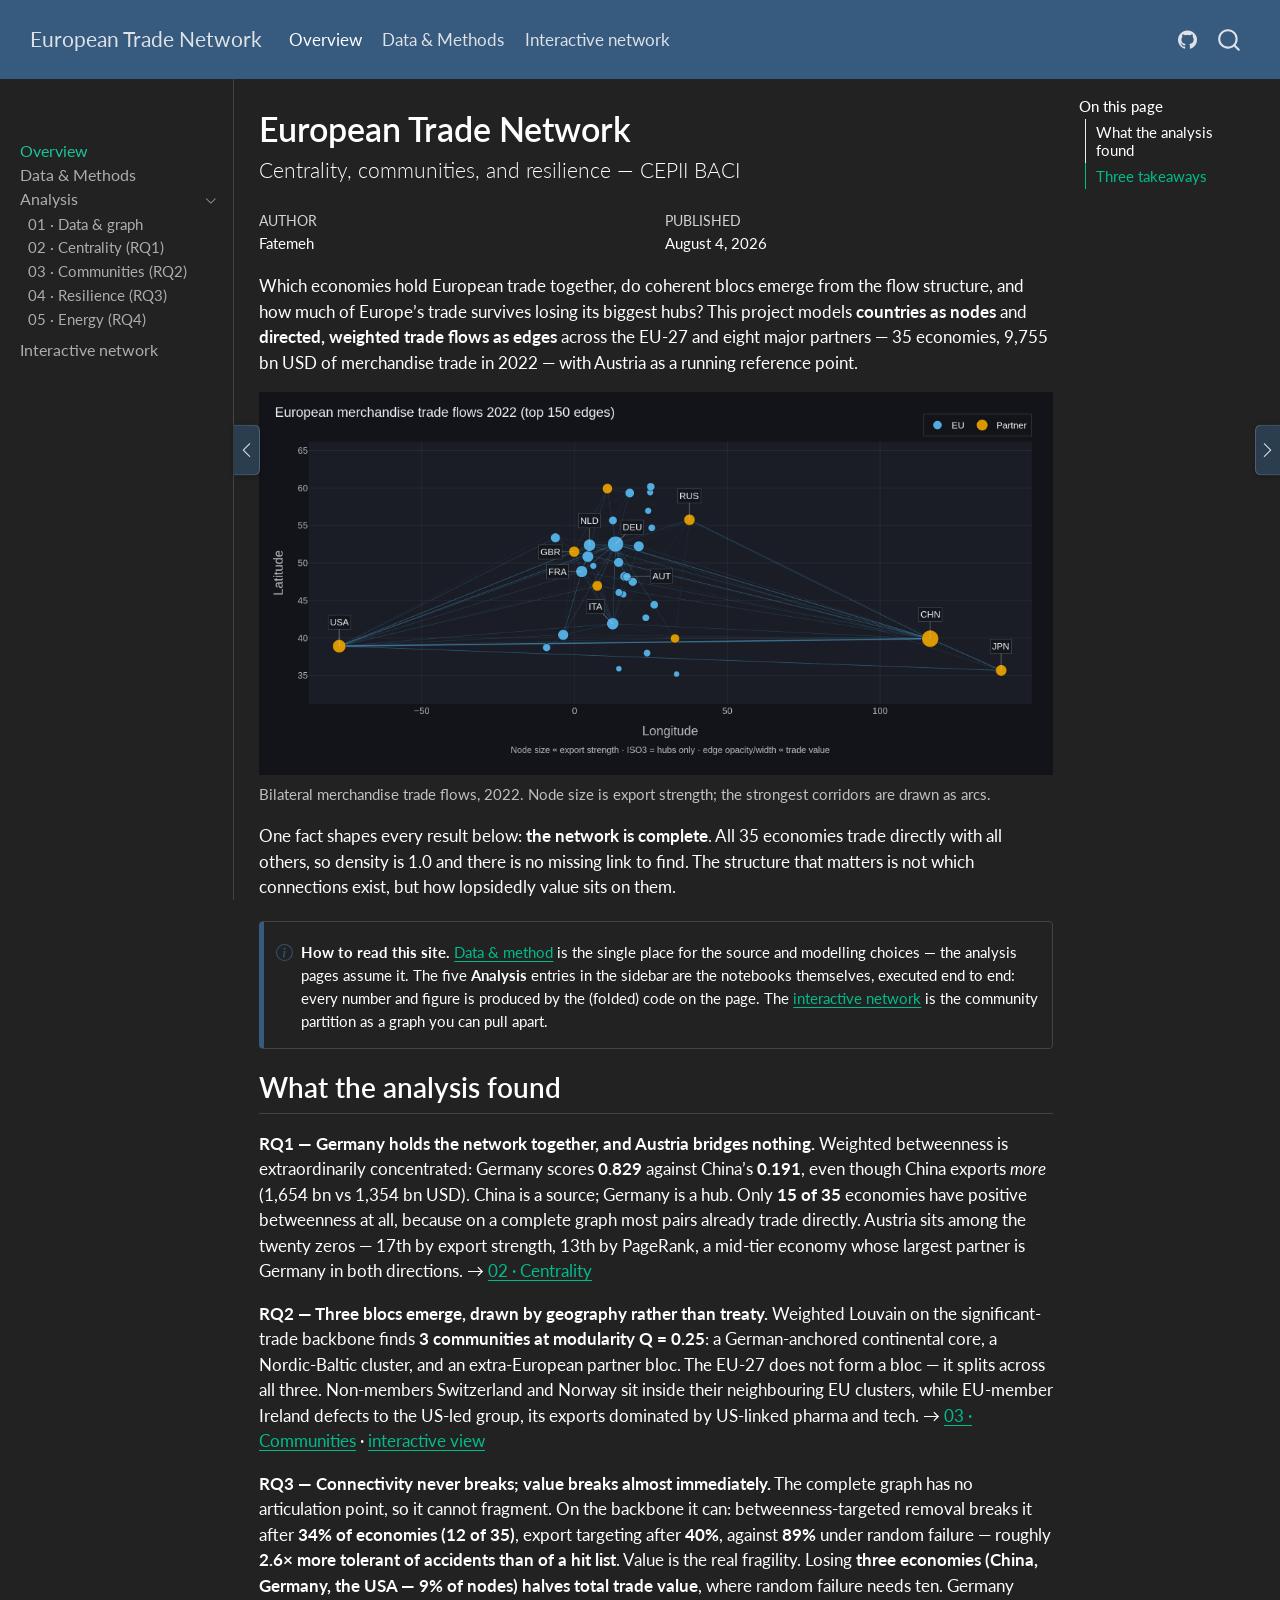
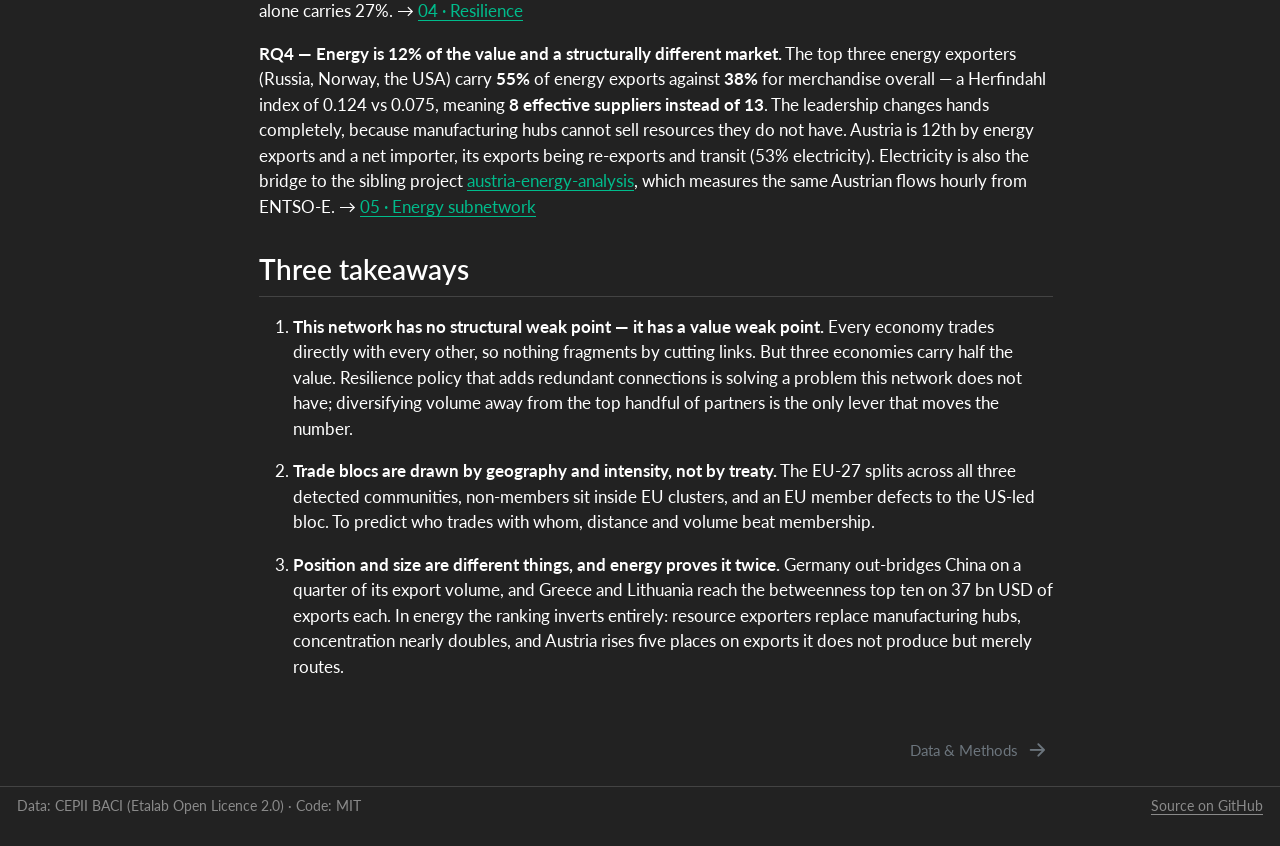
<file: index.html>
<!DOCTYPE html>
<html xmlns="http://www.w3.org/1999/xhtml" lang="en" xml:lang="en"><head>

<meta charset="utf-8">
<meta name="generator" content="quarto-1.9.38">

<meta name="viewport" content="width=device-width, initial-scale=1.0, user-scalable=yes">

<meta name="author" content="Fatemeh">
<meta name="dcterms.date" content="2026-08-04">

<title>European Trade Network</title>
<style>
/* Default styles provided by pandoc.
** See https://pandoc.org/MANUAL.html#variables-for-html for config info.
*/
code{white-space: pre-wrap;}
span.smallcaps{font-variant: small-caps;}
div.columns{display: flex; gap: min(4vw, 1.5em);}
div.column{flex: auto; overflow-x: auto;}
div.hanging-indent{margin-left: 1.5em; text-indent: -1.5em;}
ul.task-list{list-style: none;}
ul.task-list li input[type="checkbox"] {
  width: 0.8em;
  margin: 0 0.8em 0.2em -1em; /* quarto-specific, see https://github.com/quarto-dev/quarto-cli/issues/4556 */ 
  vertical-align: middle;
}
</style>


<script src="site_libs/quarto-nav/quarto-nav.js"></script>
<script src="site_libs/quarto-nav/headroom.min.js"></script>
<script src="site_libs/clipboard/clipboard.min.js"></script>
<script src="site_libs/quarto-search/autocomplete.umd.js"></script>
<script src="site_libs/quarto-search/fuse.min.js"></script>
<script src="site_libs/quarto-search/quarto-search.js"></script>
<meta name="quarto:offset" content="./">
<link href="./data.html" rel="next">
<link href="./figures/headline/01_flow_map.png" rel="icon" type="image/png">
<script src="site_libs/quarto-html/quarto.js" type="module"></script>
<script src="site_libs/quarto-html/tabsets/tabsets.js" type="module"></script>
<script src="site_libs/quarto-html/popper.min.js"></script>
<script src="site_libs/quarto-html/tippy.umd.min.js"></script>
<script src="site_libs/quarto-html/anchor.min.js"></script>
<link href="site_libs/quarto-html/tippy.css" rel="stylesheet">
<link href="site_libs/quarto-html/quarto-syntax-highlighting-dark-0a6b7249c26820e032cb0bd839ff02b1.css" rel="stylesheet" id="quarto-text-highlighting-styles">
<script src="site_libs/bootstrap/bootstrap.min.js"></script>
<link href="site_libs/bootstrap/bootstrap-icons.css" rel="stylesheet">
<link href="site_libs/bootstrap/bootstrap-43b0b9101082ebe6ae2a87ce18083149.min.css" rel="stylesheet" append-hash="true" id="quarto-bootstrap" data-mode="dark">
<script id="quarto-search-options" type="application/json">{
  "location": "navbar",
  "copy-button": false,
  "collapse-after": 3,
  "panel-placement": "end",
  "type": "overlay",
  "limit": 50,
  "keyboard-shortcut": [
    "f",
    "/",
    "s"
  ],
  "show-item-context": false,
  "language": {
    "search-no-results-text": "No results",
    "search-matching-documents-text": "matching documents",
    "search-copy-link-title": "Copy link to search",
    "search-hide-matches-text": "Hide additional matches",
    "search-more-match-text": "more match in this document",
    "search-more-matches-text": "more matches in this document",
    "search-clear-button-title": "Clear",
    "search-text-placeholder": "",
    "search-detached-cancel-button-title": "Cancel",
    "search-submit-button-title": "Submit",
    "search-label": "Search"
  }
}</script>


<link rel="stylesheet" href="styles/sidebar-toggles.css">
</head>

<body class="nav-sidebar docked nav-fixed quarto-light">

<div id="quarto-search-results"></div>
  <header id="quarto-header" class="headroom fixed-top">
    <nav class="navbar navbar-expand-lg " data-bs-theme="dark">
      <div class="navbar-container container-fluid">
      <div class="navbar-brand-container mx-auto">
    <a class="navbar-brand" href="./index.html">
    <span class="navbar-title">European Trade Network</span>
    </a>
  </div>
            <div id="quarto-search" class="" title="Search"></div>
          <button class="navbar-toggler" type="button" data-bs-toggle="collapse" data-bs-target="#navbarCollapse" aria-controls="navbarCollapse" role="menu" aria-expanded="false" aria-label="Toggle navigation" onclick="if (window.quartoToggleHeadroom) { window.quartoToggleHeadroom(); }">
  <span class="navbar-toggler-icon"></span>
</button>
          <div class="collapse navbar-collapse" id="navbarCollapse">
            <ul class="navbar-nav navbar-nav-scroll me-auto">
  <li class="nav-item">
    <a class="nav-link active" href="./index.html" aria-current="page"> 
<span class="menu-text">Overview</span></a>
  </li>  
  <li class="nav-item">
    <a class="nav-link" href="./data.html"> 
<span class="menu-text">Data &amp; Methods</span></a>
  </li>  
  <li class="nav-item">
    <a class="nav-link" href="./network.html"> 
<span class="menu-text">Interactive network</span></a>
  </li>  
</ul>
            <ul class="navbar-nav navbar-nav-scroll ms-auto">
  <li class="nav-item compact">
    <a class="nav-link" href="https://github.com/fatemeh-studio/eu-trade-network"> <i class="bi bi-github" role="img" aria-label="Source on GitHub">
</i> 
<span class="menu-text"></span></a>
  </li>  
</ul>
          </div> <!-- /navcollapse -->
            <div class="quarto-navbar-tools">
</div>
      </div> <!-- /container-fluid -->
    </nav>
  <nav class="quarto-secondary-nav">
    <div class="container-fluid d-flex">
      <button type="button" class="quarto-btn-toggle btn" data-bs-toggle="collapse" role="button" data-bs-target=".quarto-sidebar-collapse-item" aria-controls="quarto-sidebar" aria-expanded="false" aria-label="Toggle sidebar navigation" onclick="if (window.quartoToggleHeadroom) { window.quartoToggleHeadroom(); }">
        <i class="bi bi-layout-text-sidebar-reverse"></i>
      </button>
        <nav class="quarto-page-breadcrumbs" aria-label="breadcrumb"><ol class="breadcrumb"><li class="breadcrumb-item"><a href="./index.html">Overview</a></li></ol></nav>
        <a class="flex-grow-1" role="navigation" data-bs-toggle="collapse" data-bs-target=".quarto-sidebar-collapse-item" aria-controls="quarto-sidebar" aria-expanded="false" aria-label="Toggle sidebar navigation" onclick="if (window.quartoToggleHeadroom) { window.quartoToggleHeadroom(); }">      
        </a>
      <button type="button" class="btn quarto-search-button" aria-label="Search" onclick="window.quartoOpenSearch();">
        <i class="bi bi-search"></i>
      </button>
    </div>
  </nav>
</header>
<!-- content -->
<div id="quarto-content" class="quarto-container page-columns page-rows-contents page-layout-article page-navbar">
<!-- sidebar -->
  <nav id="quarto-sidebar" class="sidebar collapse collapse-horizontal quarto-sidebar-collapse-item sidebar-navigation docked overflow-auto">
        <div class="mt-2 flex-shrink-0 align-items-center">
        <div class="sidebar-search">
        <div id="quarto-search" class="" title="Search"></div>
        </div>
        </div>
    <div class="sidebar-menu-container"> 
    <ul class="list-unstyled mt-1">
        <li class="sidebar-item">
  <div class="sidebar-item-container"> 
  <a href="./index.html" class="sidebar-item-text sidebar-link active">
 <span class="menu-text">Overview</span></a>
  </div>
</li>
        <li class="sidebar-item">
  <div class="sidebar-item-container"> 
  <a href="./data.html" class="sidebar-item-text sidebar-link">
 <span class="menu-text">Data &amp; Methods</span></a>
  </div>
</li>
        <li class="sidebar-item sidebar-item-section">
      <div class="sidebar-item-container"> 
            <a class="sidebar-item-text sidebar-link text-start" data-bs-toggle="collapse" data-bs-target="#quarto-sidebar-section-1" role="navigation" aria-expanded="true">
 <span class="menu-text">Analysis</span></a>
          <a class="sidebar-item-toggle text-start" data-bs-toggle="collapse" data-bs-target="#quarto-sidebar-section-1" role="navigation" aria-expanded="true" aria-label="Toggle section">
            <i class="bi bi-chevron-right ms-2"></i>
          </a> 
      </div>
      <ul id="quarto-sidebar-section-1" class="collapse list-unstyled sidebar-section depth1 show">  
          <li class="sidebar-item">
  <div class="sidebar-item-container"> 
  <a href="./notebooks/01_data_and_graph.html" class="sidebar-item-text sidebar-link">
 <span class="menu-text">01 · Data &amp; graph</span></a>
  </div>
</li>
          <li class="sidebar-item">
  <div class="sidebar-item-container"> 
  <a href="./notebooks/02_centrality_and_backbone.html" class="sidebar-item-text sidebar-link">
 <span class="menu-text">02 · Centrality (RQ1)</span></a>
  </div>
</li>
          <li class="sidebar-item">
  <div class="sidebar-item-container"> 
  <a href="./notebooks/03_communities.html" class="sidebar-item-text sidebar-link">
 <span class="menu-text">03 · Communities (RQ2)</span></a>
  </div>
</li>
          <li class="sidebar-item">
  <div class="sidebar-item-container"> 
  <a href="./notebooks/04_resilience.html" class="sidebar-item-text sidebar-link">
 <span class="menu-text">04 · Resilience (RQ3)</span></a>
  </div>
</li>
          <li class="sidebar-item">
  <div class="sidebar-item-container"> 
  <a href="./notebooks/05_energy_subnetwork.html" class="sidebar-item-text sidebar-link">
 <span class="menu-text">05 · Energy (RQ4)</span></a>
  </div>
</li>
      </ul>
  </li>
        <li class="sidebar-item">
  <div class="sidebar-item-container"> 
  <a href="./network.html" class="sidebar-item-text sidebar-link">
 <span class="menu-text">Interactive network</span></a>
  </div>
</li>
    </ul>
    </div>
</nav>
<div id="quarto-sidebar-glass" class="quarto-sidebar-collapse-item" data-bs-toggle="collapse" data-bs-target=".quarto-sidebar-collapse-item"></div>
<!-- margin-sidebar -->
    <div id="quarto-margin-sidebar" class="sidebar margin-sidebar">
        <nav id="TOC" role="doc-toc" class="toc-active">
    <h2 id="toc-title">On this page</h2>
   
  <ul>
  <li><a href="#what-the-analysis-found" id="toc-what-the-analysis-found" class="nav-link active" data-scroll-target="#what-the-analysis-found">What the analysis found</a></li>
  <li><a href="#three-takeaways" id="toc-three-takeaways" class="nav-link" data-scroll-target="#three-takeaways">Three takeaways</a></li>
  </ul>
</nav>
    </div>
<!-- main -->
<main class="content" id="quarto-document-content">

<header id="title-block-header" class="quarto-title-block default">
<div class="quarto-title">
<h1 class="title">European Trade Network</h1>
<p class="subtitle lead">Centrality, communities, and resilience — CEPII BACI</p>
</div>



<div class="quarto-title-meta">

    <div>
    <div class="quarto-title-meta-heading">Author</div>
    <div class="quarto-title-meta-contents">
             <p>Fatemeh </p>
          </div>
  </div>
    
    <div>
    <div class="quarto-title-meta-heading">Published</div>
    <div class="quarto-title-meta-contents">
      <p class="date">August 4, 2026</p>
    </div>
  </div>
  
    
  </div>
  


</header>


<p>Which economies hold European trade together, do coherent blocs emerge from the flow structure, and how much of Europe’s trade survives losing its biggest hubs? This project models <strong>countries as nodes</strong> and <strong>directed, weighted trade flows as edges</strong> across the EU-27 and eight major partners — 35 economies, 9,755 bn USD of merchandise trade in 2022 — with Austria as a running reference point.</p>
<div class="quarto-figure quarto-figure-center">
<figure class="figure">
<p><img src="figures/headline/01_flow_map.png" class="img-fluid figure-img"></p>
<figcaption>Bilateral merchandise trade flows, 2022. Node size is export strength; the strongest corridors are drawn as arcs.</figcaption>
</figure>
</div>
<p>One fact shapes every result below: <strong>the network is complete</strong>. All 35 economies trade directly with all others, so density is 1.0 and there is no missing link to find. The structure that matters is not which connections exist, but how lopsidedly value sits on them.</p>
<div class="callout callout-style-simple callout-note">
<div class="callout-body d-flex">
<div class="callout-icon-container">
<i class="callout-icon"></i>
</div>
<div class="callout-body-container">
<p><strong>How to read this site.</strong> <a href="./data.html">Data &amp; method</a> is the single place for the source and modelling choices — the analysis pages assume it. The five <strong>Analysis</strong> entries in the sidebar are the notebooks themselves, executed end to end: every number and figure is produced by the (folded) code on the page. The <a href="./network.html">interactive network</a> is the community partition as a graph you can pull apart.</p>
</div>
</div>
</div>
<section id="what-the-analysis-found" class="level2">
<h2 class="anchored" data-anchor-id="what-the-analysis-found">What the analysis found</h2>
<p><strong>RQ1 — Germany holds the network together, and Austria bridges nothing.</strong> Weighted betweenness is extraordinarily concentrated: Germany scores <strong>0.829</strong> against China’s <strong>0.191</strong>, even though China exports <em>more</em> (1,654 bn vs 1,354 bn USD). China is a source; Germany is a hub. Only <strong>15 of 35</strong> economies have positive betweenness at all, because on a complete graph most pairs already trade directly. Austria sits among the twenty zeros — 17th by export strength, 13th by PageRank, a mid-tier economy whose largest partner is Germany in both directions. → <a href="./notebooks/02_centrality_and_backbone.html">02 · Centrality</a></p>
<p><strong>RQ2 — Three blocs emerge, drawn by geography rather than treaty.</strong> Weighted Louvain on the significant-trade backbone finds <strong>3 communities at modularity Q = 0.25</strong>: a German-anchored continental core, a Nordic-Baltic cluster, and an extra-European partner bloc. The EU-27 does not form a bloc — it splits across all three. Non-members Switzerland and Norway sit inside their neighbouring EU clusters, while EU-member Ireland defects to the US-led group, its exports dominated by US-linked pharma and tech. → <a href="./notebooks/03_communities.html">03 · Communities</a> · <a href="./network.html">interactive view</a></p>
<p><strong>RQ3 — Connectivity never breaks; value breaks almost immediately.</strong> The complete graph has no articulation point, so it cannot fragment. On the backbone it can: betweenness-targeted removal breaks it after <strong>34% of economies (12 of 35)</strong>, export targeting after <strong>40%</strong>, against <strong>89%</strong> under random failure — roughly <strong>2.6× more tolerant of accidents than of a hit list</strong>. Value is the real fragility. Losing <strong>three economies (China, Germany, the USA — 9% of nodes) halves total trade value</strong>, where random failure needs ten. Germany alone carries 27%. → <a href="./notebooks/04_resilience.html">04 · Resilience</a></p>
<p><strong>RQ4 — Energy is 12% of the value and a structurally different market.</strong> The top three energy exporters (Russia, Norway, the USA) carry <strong>55%</strong> of energy exports against <strong>38%</strong> for merchandise overall — a Herfindahl index of 0.124 vs 0.075, meaning <strong>8 effective suppliers instead of 13</strong>. The leadership changes hands completely, because manufacturing hubs cannot sell resources they do not have. Austria is 12th by energy exports and a net importer, its exports being re-exports and transit (53% electricity). Electricity is also the bridge to the sibling project <a href="https://github.com/fatemeh-studio/austria-energy-analysis">austria-energy-analysis</a>, which measures the same Austrian flows hourly from ENTSO-E. → <a href="./notebooks/05_energy_subnetwork.html">05 · Energy subnetwork</a></p>
</section>
<section id="three-takeaways" class="level2">
<h2 class="anchored" data-anchor-id="three-takeaways">Three takeaways</h2>
<ol type="1">
<li><p><strong>This network has no structural weak point — it has a value weak point.</strong> Every economy trades directly with every other, so nothing fragments by cutting links. But three economies carry half the value. Resilience policy that adds redundant connections is solving a problem this network does not have; diversifying volume away from the top handful of partners is the only lever that moves the number.</p></li>
<li><p><strong>Trade blocs are drawn by geography and intensity, not by treaty.</strong> The EU-27 splits across all three detected communities, non-members sit inside EU clusters, and an EU member defects to the US-led bloc. To predict who trades with whom, distance and volume beat membership.</p></li>
<li><p><strong>Position and size are different things, and energy proves it twice.</strong> Germany out-bridges China on a quarter of its export volume, and Greece and Lithuania reach the betweenness top ten on 37 bn USD of exports each. In energy the ranking inverts entirely: resource exporters replace manufacturing hubs, concentration nearly doubles, and Austria rises five places on exports it does not produce but merely routes.</p></li>
</ol>


</section>

</main> <!-- /main -->
<script>
(() => {
  const STORAGE_KEY = "etn-sidebar-rails";
  const LEFT = "etn-hide-sidebar";
  const RIGHT = "etn-hide-toc";

  function canPersist() {
    try {
      return window.location.protocol !== "file:";
    } catch {
      return false;
    }
  }

  function loadState() {
    if (!canPersist()) {
      return { left: false, right: false };
    }
    try {
      const raw = window.localStorage.getItem(STORAGE_KEY);
      if (!raw) {
        return { left: false, right: false };
      }
      const parsed = JSON.parse(raw);
      return {
        left: Boolean(parsed.left),
        right: Boolean(parsed.right),
      };
    } catch {
      return { left: false, right: false };
    }
  }

  function saveState(state) {
    if (!canPersist()) {
      return;
    }
    try {
      window.localStorage.setItem(STORAGE_KEY, JSON.stringify(state));
    } catch {
      /* ignore quota / private mode */
    }
  }

  function applyState(state) {
    document.body.classList.toggle(LEFT, state.left);
    document.body.classList.toggle(RIGHT, state.right);

    const leftBtn = document.getElementById("etn-toggle-left");
    const rightBtn = document.getElementById("etn-toggle-right");
    if (leftBtn) {
      leftBtn.setAttribute("aria-pressed", String(state.left));
      leftBtn.title = state.left ? "Show left sidebar" : "Hide left sidebar";
      leftBtn.setAttribute(
        "aria-label",
        state.left ? "Show left sidebar" : "Hide left sidebar",
      );
      leftBtn.innerHTML = state.left
        ? '<i class="bi bi-chevron-right" aria-hidden="true"></i>'
        : '<i class="bi bi-chevron-left" aria-hidden="true"></i>';
    }
    if (rightBtn) {
      rightBtn.setAttribute("aria-pressed", String(state.right));
      rightBtn.title = state.right ? "Show right sidebar" : "Hide right sidebar";
      rightBtn.setAttribute(
        "aria-label",
        state.right ? "Show right sidebar" : "Hide right sidebar",
      );
      rightBtn.innerHTML = state.right
        ? '<i class="bi bi-chevron-left" aria-hidden="true"></i>'
        : '<i class="bi bi-chevron-right" aria-hidden="true"></i>';
    }

    window.dispatchEvent(new Event("resize"));
  }

  function syncSidebarWidth() {
    const sidebar = document.getElementById("quarto-sidebar");
    if (!sidebar) {
      return;
    }
    const width = Math.round(sidebar.getBoundingClientRect().width);
    if (width > 0) {
      document.body.style.setProperty("--etn-sidebar-width", `${width}px`);
    }
  }

  function ensureButtons() {
    if (!document.getElementById("etn-toggle-left")) {
      const left = document.createElement("button");
      left.type = "button";
      left.id = "etn-toggle-left";
      left.className = "etn-rail-toggle etn-rail-toggle-left";
      document.body.appendChild(left);
    }
    if (!document.getElementById("etn-toggle-right")) {
      const right = document.createElement("button");
      right.type = "button";
      right.id = "etn-toggle-right";
      right.className = "etn-rail-toggle etn-rail-toggle-right";
      document.body.appendChild(right);
    }

    const hasToc = Boolean(document.getElementById("quarto-margin-sidebar"));
    document.body.classList.toggle("etn-no-toc", !hasToc);
  }

  document.addEventListener("DOMContentLoaded", () => {
    ensureButtons();
    syncSidebarWidth();

    const state = loadState();
    applyState(state);

    document.getElementById("etn-toggle-left")?.addEventListener("click", () => {
      state.left = !state.left;
      saveState(state);
      applyState(state);
      window.requestAnimationFrame(syncSidebarWidth);
    });

    document
      .getElementById("etn-toggle-right")
      ?.addEventListener("click", () => {
        state.right = !state.right;
        saveState(state);
        applyState(state);
      });

    window.addEventListener("resize", syncSidebarWidth);
  });
})();
</script>
<script id="quarto-html-after-body" type="application/javascript">
  window.document.addEventListener("DOMContentLoaded", function (event) {
    const icon = "";
    const anchorJS = new window.AnchorJS();
    anchorJS.options = {
      placement: 'right',
      icon: icon
    };
    anchorJS.add('.anchored');
    const isCodeAnnotation = (el) => {
      for (const clz of el.classList) {
        if (clz.startsWith('code-annotation-')) {                     
          return true;
        }
      }
      return false;
    }
    const onCopySuccess = function(e) {
      // button target
      const button = e.trigger;
      // don't keep focus
      button.blur();
      // flash "checked"
      button.classList.add('code-copy-button-checked');
      var currentTitle = button.getAttribute("title");
      button.setAttribute("title", "Copied!");
      let tooltip;
      if (window.bootstrap) {
        button.setAttribute("data-bs-toggle", "tooltip");
        button.setAttribute("data-bs-placement", "left");
        button.setAttribute("data-bs-title", "Copied!");
        tooltip = new bootstrap.Tooltip(button, 
          { trigger: "manual", 
            customClass: "code-copy-button-tooltip",
            offset: [0, -8]});
        tooltip.show();    
      }
      setTimeout(function() {
        if (tooltip) {
          tooltip.hide();
          button.removeAttribute("data-bs-title");
          button.removeAttribute("data-bs-toggle");
          button.removeAttribute("data-bs-placement");
        }
        button.setAttribute("title", currentTitle);
        button.classList.remove('code-copy-button-checked');
      }, 1000);
      // clear code selection
      e.clearSelection();
    }
    const getTextToCopy = function(trigger) {
      const outerScaffold = trigger.parentElement.cloneNode(true);
      const codeEl = outerScaffold.querySelector('code');
      for (const childEl of codeEl.children) {
        if (isCodeAnnotation(childEl)) {
          childEl.remove();
        }
      }
      return codeEl.innerText;
    }
    const clipboard = new window.ClipboardJS('.code-copy-button:not([data-in-quarto-modal])', {
      text: getTextToCopy
    });
    clipboard.on('success', onCopySuccess);
    if (window.document.getElementById('quarto-embedded-source-code-modal')) {
      const clipboardModal = new window.ClipboardJS('.code-copy-button[data-in-quarto-modal]', {
        text: getTextToCopy,
        container: window.document.getElementById('quarto-embedded-source-code-modal')
      });
      clipboardModal.on('success', onCopySuccess);
    }
      var localhostRegex = new RegExp(/^(?:http|https):\/\/localhost\:?[0-9]*\//);
      var mailtoRegex = new RegExp(/^mailto:/);
        var filterRegex = new RegExp("https:\/\/fatemeh-studio\.github\.io\/eu-trade-network\/");
      var isInternal = (href) => {
          return filterRegex.test(href) || localhostRegex.test(href) || mailtoRegex.test(href);
      }
      // Inspect non-navigation links and adorn them if external
     var links = window.document.querySelectorAll('a[href]:not(.nav-link):not(.navbar-brand):not(.toc-action):not(.sidebar-link):not(.sidebar-item-toggle):not(.pagination-link):not(.no-external):not([aria-hidden]):not(.dropdown-item):not(.quarto-navigation-tool):not(.about-link)');
      for (var i=0; i<links.length; i++) {
        const link = links[i];
        if (!isInternal(link.href)) {
          // undo the damage that might have been done by quarto-nav.js in the case of
          // links that we want to consider external
          if (link.dataset.originalHref !== undefined) {
            link.href = link.dataset.originalHref;
          }
        }
      }
    function tippyHover(el, contentFn, onTriggerFn, onUntriggerFn) {
      const config = {
        allowHTML: true,
        maxWidth: 500,
        delay: 100,
        arrow: false,
        appendTo: function(el) {
            return el.parentElement;
        },
        interactive: true,
        interactiveBorder: 10,
        theme: 'quarto',
        placement: 'bottom-start',
      };
      if (contentFn) {
        config.content = contentFn;
      }
      if (onTriggerFn) {
        config.onTrigger = onTriggerFn;
      }
      if (onUntriggerFn) {
        config.onUntrigger = onUntriggerFn;
      }
      window.tippy(el, config); 
    }
    const noterefs = window.document.querySelectorAll('a[role="doc-noteref"]');
    for (var i=0; i<noterefs.length; i++) {
      const ref = noterefs[i];
      tippyHover(ref, function() {
        // use id or data attribute instead here
        let href = ref.getAttribute('data-footnote-href') || ref.getAttribute('href');
        try { href = new URL(href).hash; } catch {}
        const id = href.replace(/^#\/?/, "");
        const note = window.document.getElementById(id);
        if (note) {
          return note.innerHTML;
        } else {
          return "";
        }
      });
    }
    const xrefs = window.document.querySelectorAll('a.quarto-xref');
    const processXRef = (id, note) => {
      // Strip column container classes
      const stripColumnClz = (el) => {
        el.classList.remove("page-full", "page-columns");
        if (el.children) {
          for (const child of el.children) {
            stripColumnClz(child);
          }
        }
      }
      stripColumnClz(note)
      if (id === null || id.startsWith('sec-')) {
        // Special case sections, only their first couple elements
        const container = document.createElement("div");
        if (note.children && note.children.length > 2) {
          container.appendChild(note.children[0].cloneNode(true));
          for (let i = 1; i < note.children.length; i++) {
            const child = note.children[i];
            if (child.tagName === "P" && child.innerText === "") {
              continue;
            } else {
              container.appendChild(child.cloneNode(true));
              break;
            }
          }
          if (window.Quarto?.typesetMath) {
            window.Quarto.typesetMath(container);
          }
          return container.innerHTML
        } else {
          if (window.Quarto?.typesetMath) {
            window.Quarto.typesetMath(note);
          }
          return note.innerHTML;
        }
      } else {
        // Remove any anchor links if they are present
        const anchorLink = note.querySelector('a.anchorjs-link');
        if (anchorLink) {
          anchorLink.remove();
        }
        if (window.Quarto?.typesetMath) {
          window.Quarto.typesetMath(note);
        }
        if (note.classList.contains("callout")) {
          return note.outerHTML;
        } else {
          return note.innerHTML;
        }
      }
    }
    for (var i=0; i<xrefs.length; i++) {
      const xref = xrefs[i];
      tippyHover(xref, undefined, function(instance) {
        instance.disable();
        let url = xref.getAttribute('href');
        let hash = undefined; 
        if (url.startsWith('#')) {
          hash = url;
        } else {
          try { hash = new URL(url).hash; } catch {}
        }
        if (hash) {
          const id = hash.replace(/^#\/?/, "");
          const note = window.document.getElementById(id);
          if (note !== null) {
            try {
              const html = processXRef(id, note.cloneNode(true));
              instance.setContent(html);
            } finally {
              instance.enable();
              instance.show();
            }
          } else {
            // See if we can fetch this
            fetch(url.split('#')[0])
            .then(res => res.text())
            .then(html => {
              const parser = new DOMParser();
              const htmlDoc = parser.parseFromString(html, "text/html");
              const note = htmlDoc.getElementById(id);
              if (note !== null) {
                const html = processXRef(id, note);
                instance.setContent(html);
              } 
            }).finally(() => {
              instance.enable();
              instance.show();
            });
          }
        } else {
          // See if we can fetch a full url (with no hash to target)
          // This is a special case and we should probably do some content thinning / targeting
          fetch(url)
          .then(res => res.text())
          .then(html => {
            const parser = new DOMParser();
            const htmlDoc = parser.parseFromString(html, "text/html");
            const note = htmlDoc.querySelector('main.content');
            if (note !== null) {
              // This should only happen for chapter cross references
              // (since there is no id in the URL)
              // remove the first header
              if (note.children.length > 0 && note.children[0].tagName === "HEADER") {
                note.children[0].remove();
              }
              const html = processXRef(null, note);
              instance.setContent(html);
            } 
          }).finally(() => {
            instance.enable();
            instance.show();
          });
        }
      }, function(instance) {
      });
    }
        let selectedAnnoteEl;
        const selectorForAnnotation = ( cell, annotation) => {
          let cellAttr = 'data-code-cell="' + cell + '"';
          let lineAttr = 'data-code-annotation="' +  annotation + '"';
          const selector = 'span[' + cellAttr + '][' + lineAttr + ']';
          return selector;
        }
        const selectCodeLines = (annoteEl) => {
          const doc = window.document;
          const targetCell = annoteEl.getAttribute("data-target-cell");
          const targetAnnotation = annoteEl.getAttribute("data-target-annotation");
          const annoteSpan = window.document.querySelector(selectorForAnnotation(targetCell, targetAnnotation));
          const lines = annoteSpan.getAttribute("data-code-lines").split(",");
          const lineIds = lines.map((line) => {
            return targetCell + "-" + line;
          })
          let top = null;
          let height = null;
          let parent = null;
          if (lineIds.length > 0) {
              //compute the position of the single el (top and bottom and make a div)
              const el = window.document.getElementById(lineIds[0]);
              top = el.offsetTop;
              height = el.offsetHeight;
              parent = el.parentElement.parentElement;
            if (lineIds.length > 1) {
              const lastEl = window.document.getElementById(lineIds[lineIds.length - 1]);
              const bottom = lastEl.offsetTop + lastEl.offsetHeight;
              height = bottom - top;
            }
            if (top !== null && height !== null && parent !== null) {
              // cook up a div (if necessary) and position it 
              let div = window.document.getElementById("code-annotation-line-highlight");
              if (div === null) {
                div = window.document.createElement("div");
                div.setAttribute("id", "code-annotation-line-highlight");
                div.style.position = 'absolute';
                parent.appendChild(div);
              }
              div.style.top = top - 2 + "px";
              div.style.height = height + 4 + "px";
              div.style.left = 0;
              let gutterDiv = window.document.getElementById("code-annotation-line-highlight-gutter");
              if (gutterDiv === null) {
                gutterDiv = window.document.createElement("div");
                gutterDiv.setAttribute("id", "code-annotation-line-highlight-gutter");
                gutterDiv.style.position = 'absolute';
                const codeCell = window.document.getElementById(targetCell);
                const gutter = codeCell.querySelector('.code-annotation-gutter');
                gutter.appendChild(gutterDiv);
              }
              gutterDiv.style.top = top - 2 + "px";
              gutterDiv.style.height = height + 4 + "px";
            }
            selectedAnnoteEl = annoteEl;
          }
        };
        const unselectCodeLines = () => {
          const elementsIds = ["code-annotation-line-highlight", "code-annotation-line-highlight-gutter"];
          elementsIds.forEach((elId) => {
            const div = window.document.getElementById(elId);
            if (div) {
              div.remove();
            }
          });
          selectedAnnoteEl = undefined;
        };
          // Handle positioning of the toggle
      window.addEventListener(
        "resize",
        throttle(() => {
          elRect = undefined;
          if (selectedAnnoteEl) {
            selectCodeLines(selectedAnnoteEl);
          }
        }, 10)
      );
      function throttle(fn, ms) {
      let throttle = false;
      let timer;
        return (...args) => {
          if(!throttle) { // first call gets through
              fn.apply(this, args);
              throttle = true;
          } else { // all the others get throttled
              if(timer) clearTimeout(timer); // cancel #2
              timer = setTimeout(() => {
                fn.apply(this, args);
                timer = throttle = false;
              }, ms);
          }
        };
      }
        // Attach click handler to the DT
        const annoteDls = window.document.querySelectorAll('dt[data-target-cell]');
        for (const annoteDlNode of annoteDls) {
          annoteDlNode.addEventListener('click', (event) => {
            const clickedEl = event.target;
            if (clickedEl !== selectedAnnoteEl) {
              unselectCodeLines();
              const activeEl = window.document.querySelector('dt[data-target-cell].code-annotation-active');
              if (activeEl) {
                activeEl.classList.remove('code-annotation-active');
              }
              selectCodeLines(clickedEl);
              clickedEl.classList.add('code-annotation-active');
            } else {
              // Unselect the line
              unselectCodeLines();
              clickedEl.classList.remove('code-annotation-active');
            }
          });
        }
    const findCites = (el) => {
      const parentEl = el.parentElement;
      if (parentEl) {
        const cites = parentEl.dataset.cites;
        if (cites) {
          return {
            el,
            cites: cites.split(' ')
          };
        } else {
          return findCites(el.parentElement)
        }
      } else {
        return undefined;
      }
    };
    var bibliorefs = window.document.querySelectorAll('a[role="doc-biblioref"]');
    for (var i=0; i<bibliorefs.length; i++) {
      const ref = bibliorefs[i];
      const citeInfo = findCites(ref);
      if (citeInfo) {
        tippyHover(citeInfo.el, function() {
          var popup = window.document.createElement('div');
          citeInfo.cites.forEach(function(cite) {
            var citeDiv = window.document.createElement('div');
            citeDiv.classList.add('hanging-indent');
            citeDiv.classList.add('csl-entry');
            var biblioDiv = window.document.getElementById('ref-' + cite);
            if (biblioDiv) {
              citeDiv.innerHTML = biblioDiv.innerHTML;
            }
            popup.appendChild(citeDiv);
          });
          return popup.innerHTML;
        });
      }
    }
  });
  </script>
<nav class="page-navigation">
  <div class="nav-page nav-page-previous">
  </div>
  <div class="nav-page nav-page-next">
      <a href="./data.html" class="pagination-link" aria-label="Data &amp; Methods">
        <span class="nav-page-text">Data &amp; Methods</span> <i class="bi bi-arrow-right-short"></i>
      </a>
  </div>
</nav>
</div> <!-- /content -->
<footer class="footer">
  <div class="nav-footer">
    <div class="nav-footer-left">
<p>Data: CEPII BACI (Etalab Open Licence 2.0) · Code: MIT</p>
</div>   
    <div class="nav-footer-center">
      &nbsp;
    </div>
    <div class="nav-footer-right">
<p><a href="https://github.com/fatemeh-studio/eu-trade-network">Source on GitHub</a></p>
</div>
  </div>
</footer>




</body></html>
</file>
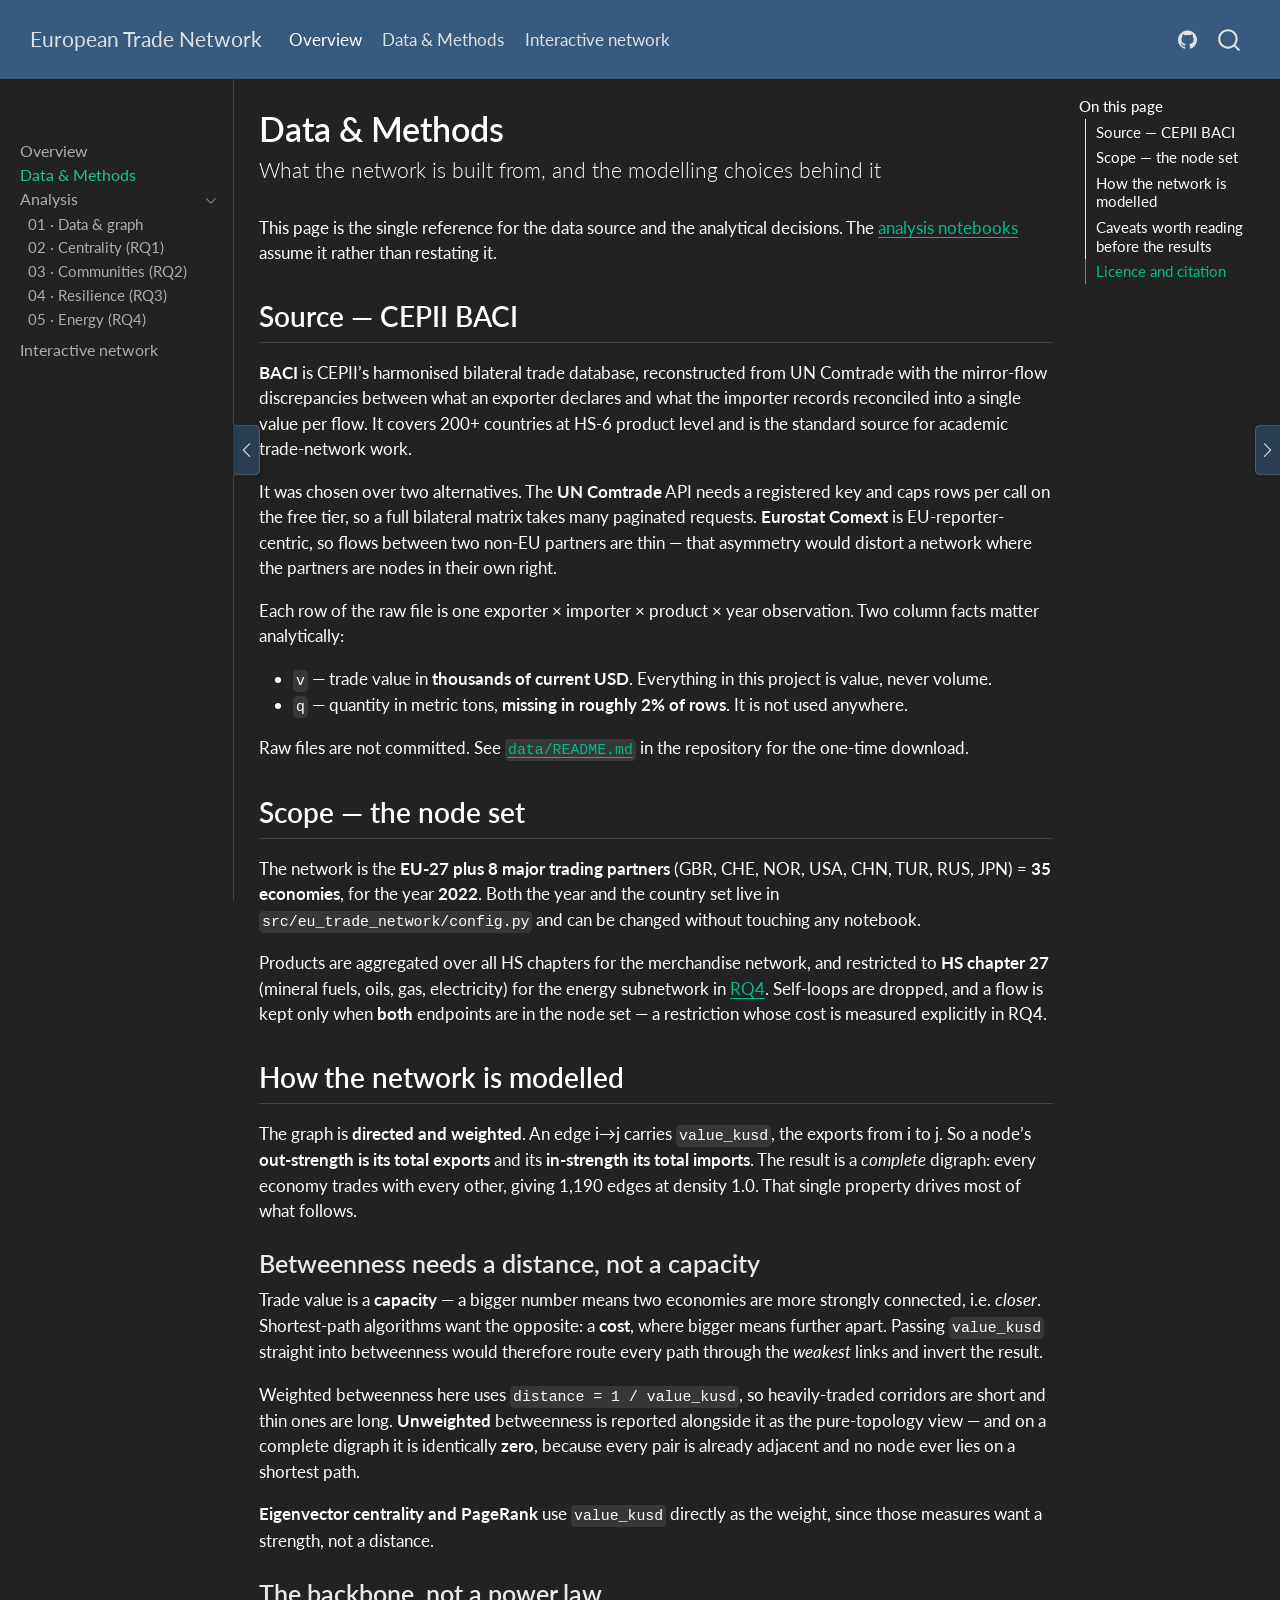
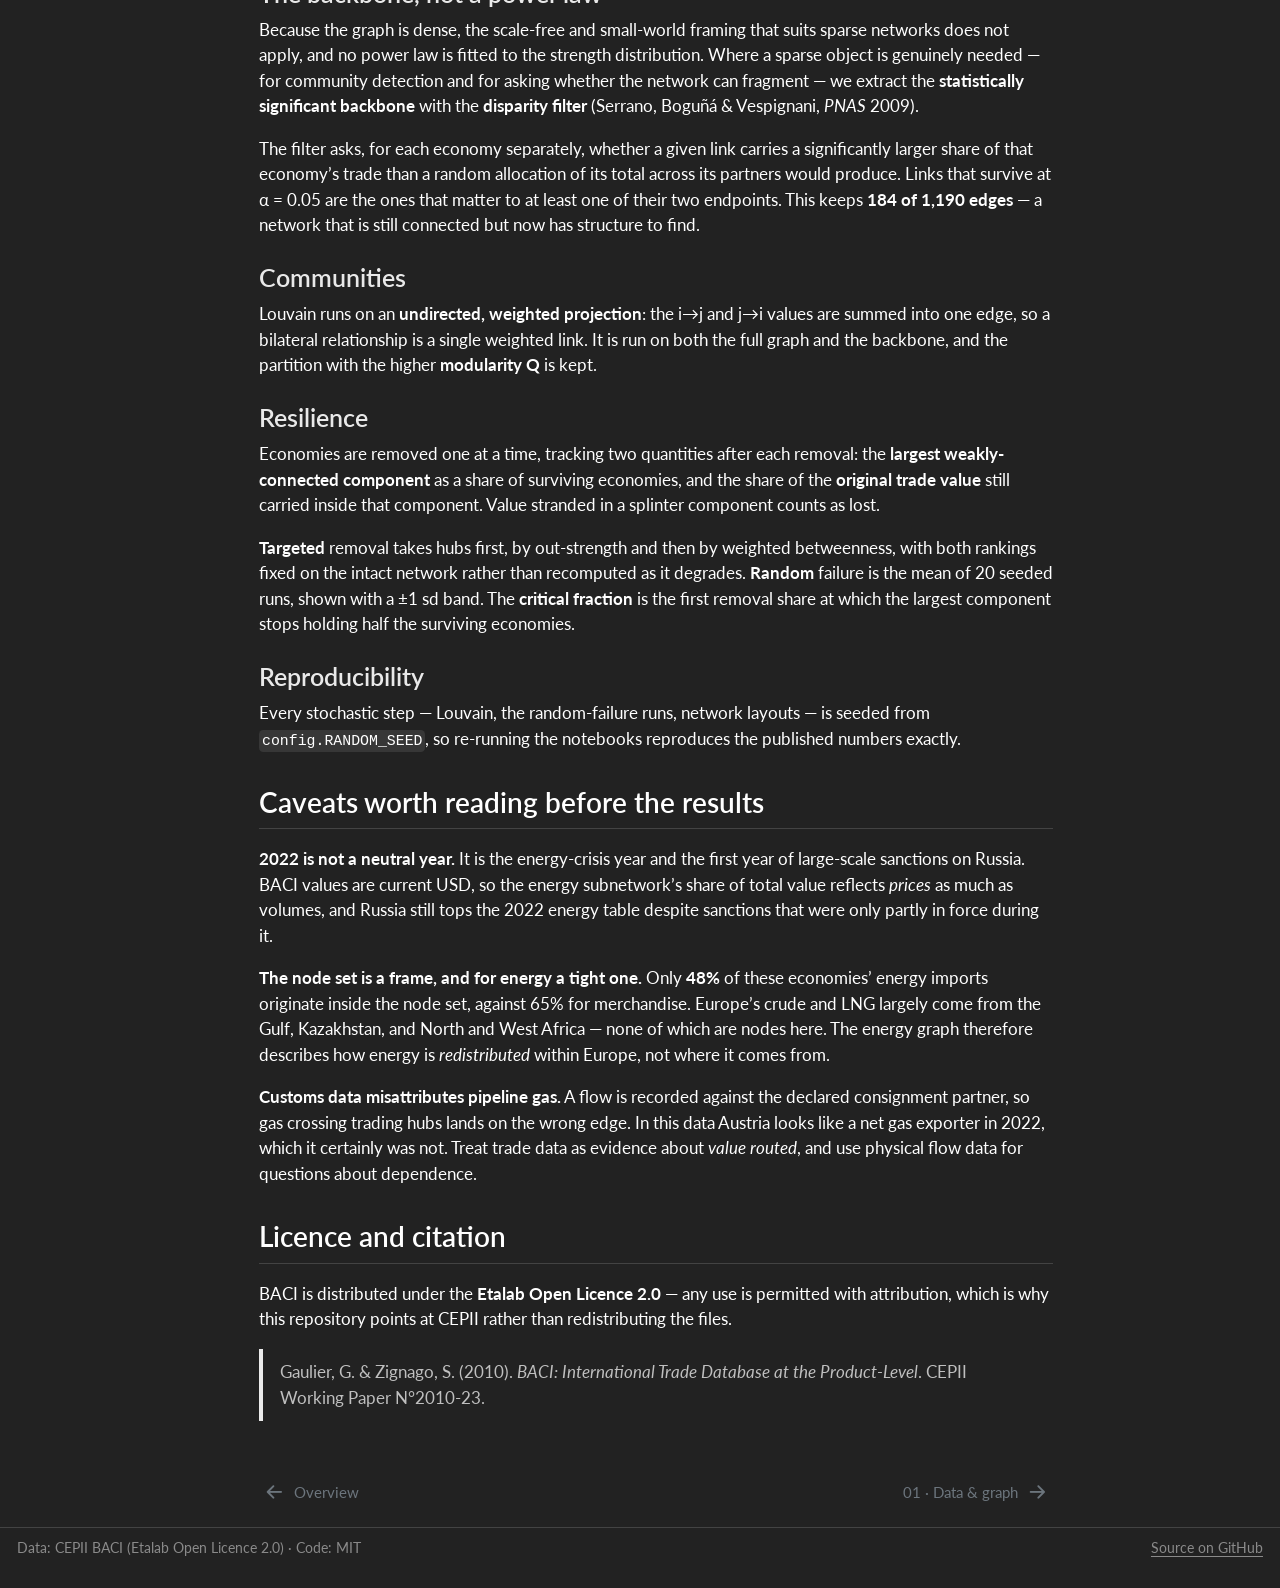
<file: data.html>
<!DOCTYPE html>
<html xmlns="http://www.w3.org/1999/xhtml" lang="en" xml:lang="en"><head>

<meta charset="utf-8">
<meta name="generator" content="quarto-1.9.38">

<meta name="viewport" content="width=device-width, initial-scale=1.0, user-scalable=yes">


<title>Data &amp; Methods – European Trade Network</title>
<style>
/* Default styles provided by pandoc.
** See https://pandoc.org/MANUAL.html#variables-for-html for config info.
*/
code{white-space: pre-wrap;}
span.smallcaps{font-variant: small-caps;}
div.columns{display: flex; gap: min(4vw, 1.5em);}
div.column{flex: auto; overflow-x: auto;}
div.hanging-indent{margin-left: 1.5em; text-indent: -1.5em;}
ul.task-list{list-style: none;}
ul.task-list li input[type="checkbox"] {
  width: 0.8em;
  margin: 0 0.8em 0.2em -1em; /* quarto-specific, see https://github.com/quarto-dev/quarto-cli/issues/4556 */ 
  vertical-align: middle;
}
</style>


<script src="site_libs/quarto-nav/quarto-nav.js"></script>
<script src="site_libs/quarto-nav/headroom.min.js"></script>
<script src="site_libs/clipboard/clipboard.min.js"></script>
<script src="site_libs/quarto-search/autocomplete.umd.js"></script>
<script src="site_libs/quarto-search/fuse.min.js"></script>
<script src="site_libs/quarto-search/quarto-search.js"></script>
<meta name="quarto:offset" content="./">
<link href="./notebooks/01_data_and_graph.html" rel="next">
<link href="./index.html" rel="prev">
<link href="./figures/headline/01_flow_map.png" rel="icon" type="image/png">
<script src="site_libs/quarto-html/quarto.js" type="module"></script>
<script src="site_libs/quarto-html/tabsets/tabsets.js" type="module"></script>
<script src="site_libs/quarto-html/popper.min.js"></script>
<script src="site_libs/quarto-html/tippy.umd.min.js"></script>
<script src="site_libs/quarto-html/anchor.min.js"></script>
<link href="site_libs/quarto-html/tippy.css" rel="stylesheet">
<link href="site_libs/quarto-html/quarto-syntax-highlighting-dark-0a6b7249c26820e032cb0bd839ff02b1.css" rel="stylesheet" id="quarto-text-highlighting-styles">
<script src="site_libs/bootstrap/bootstrap.min.js"></script>
<link href="site_libs/bootstrap/bootstrap-icons.css" rel="stylesheet">
<link href="site_libs/bootstrap/bootstrap-43b0b9101082ebe6ae2a87ce18083149.min.css" rel="stylesheet" append-hash="true" id="quarto-bootstrap" data-mode="dark">
<script id="quarto-search-options" type="application/json">{
  "location": "navbar",
  "copy-button": false,
  "collapse-after": 3,
  "panel-placement": "end",
  "type": "overlay",
  "limit": 50,
  "keyboard-shortcut": [
    "f",
    "/",
    "s"
  ],
  "show-item-context": false,
  "language": {
    "search-no-results-text": "No results",
    "search-matching-documents-text": "matching documents",
    "search-copy-link-title": "Copy link to search",
    "search-hide-matches-text": "Hide additional matches",
    "search-more-match-text": "more match in this document",
    "search-more-matches-text": "more matches in this document",
    "search-clear-button-title": "Clear",
    "search-text-placeholder": "",
    "search-detached-cancel-button-title": "Cancel",
    "search-submit-button-title": "Submit",
    "search-label": "Search"
  }
}</script>


<link rel="stylesheet" href="styles/sidebar-toggles.css">
</head>

<body class="nav-sidebar docked nav-fixed quarto-light">

<div id="quarto-search-results"></div>
  <header id="quarto-header" class="headroom fixed-top">
    <nav class="navbar navbar-expand-lg " data-bs-theme="dark">
      <div class="navbar-container container-fluid">
      <div class="navbar-brand-container mx-auto">
    <a class="navbar-brand" href="./index.html">
    <span class="navbar-title">European Trade Network</span>
    </a>
  </div>
            <div id="quarto-search" class="" title="Search"></div>
          <button class="navbar-toggler" type="button" data-bs-toggle="collapse" data-bs-target="#navbarCollapse" aria-controls="navbarCollapse" role="menu" aria-expanded="false" aria-label="Toggle navigation" onclick="if (window.quartoToggleHeadroom) { window.quartoToggleHeadroom(); }">
  <span class="navbar-toggler-icon"></span>
</button>
          <div class="collapse navbar-collapse" id="navbarCollapse">
            <ul class="navbar-nav navbar-nav-scroll me-auto">
  <li class="nav-item">
    <a class="nav-link active" href="./index.html" aria-current="page"> 
<span class="menu-text">Overview</span></a>
  </li>  
  <li class="nav-item">
    <a class="nav-link" href="./data.html"> 
<span class="menu-text">Data &amp; Methods</span></a>
  </li>  
  <li class="nav-item">
    <a class="nav-link" href="./network.html"> 
<span class="menu-text">Interactive network</span></a>
  </li>  
</ul>
            <ul class="navbar-nav navbar-nav-scroll ms-auto">
  <li class="nav-item compact">
    <a class="nav-link" href="https://github.com/fatemeh-studio/eu-trade-network"> <i class="bi bi-github" role="img" aria-label="Source on GitHub">
</i> 
<span class="menu-text"></span></a>
  </li>  
</ul>
          </div> <!-- /navcollapse -->
            <div class="quarto-navbar-tools">
</div>
      </div> <!-- /container-fluid -->
    </nav>
  <nav class="quarto-secondary-nav">
    <div class="container-fluid d-flex">
      <button type="button" class="quarto-btn-toggle btn" data-bs-toggle="collapse" role="button" data-bs-target=".quarto-sidebar-collapse-item" aria-controls="quarto-sidebar" aria-expanded="false" aria-label="Toggle sidebar navigation" onclick="if (window.quartoToggleHeadroom) { window.quartoToggleHeadroom(); }">
        <i class="bi bi-layout-text-sidebar-reverse"></i>
      </button>
        <nav class="quarto-page-breadcrumbs" aria-label="breadcrumb"><ol class="breadcrumb"><li class="breadcrumb-item"><a href="./data.html">Data &amp; Methods</a></li></ol></nav>
        <a class="flex-grow-1" role="navigation" data-bs-toggle="collapse" data-bs-target=".quarto-sidebar-collapse-item" aria-controls="quarto-sidebar" aria-expanded="false" aria-label="Toggle sidebar navigation" onclick="if (window.quartoToggleHeadroom) { window.quartoToggleHeadroom(); }">      
        </a>
      <button type="button" class="btn quarto-search-button" aria-label="Search" onclick="window.quartoOpenSearch();">
        <i class="bi bi-search"></i>
      </button>
    </div>
  </nav>
</header>
<!-- content -->
<div id="quarto-content" class="quarto-container page-columns page-rows-contents page-layout-article page-navbar">
<!-- sidebar -->
  <nav id="quarto-sidebar" class="sidebar collapse collapse-horizontal quarto-sidebar-collapse-item sidebar-navigation docked overflow-auto">
        <div class="mt-2 flex-shrink-0 align-items-center">
        <div class="sidebar-search">
        <div id="quarto-search" class="" title="Search"></div>
        </div>
        </div>
    <div class="sidebar-menu-container"> 
    <ul class="list-unstyled mt-1">
        <li class="sidebar-item">
  <div class="sidebar-item-container"> 
  <a href="./index.html" class="sidebar-item-text sidebar-link">
 <span class="menu-text">Overview</span></a>
  </div>
</li>
        <li class="sidebar-item">
  <div class="sidebar-item-container"> 
  <a href="./data.html" class="sidebar-item-text sidebar-link active">
 <span class="menu-text">Data &amp; Methods</span></a>
  </div>
</li>
        <li class="sidebar-item sidebar-item-section">
      <div class="sidebar-item-container"> 
            <a class="sidebar-item-text sidebar-link text-start" data-bs-toggle="collapse" data-bs-target="#quarto-sidebar-section-1" role="navigation" aria-expanded="true">
 <span class="menu-text">Analysis</span></a>
          <a class="sidebar-item-toggle text-start" data-bs-toggle="collapse" data-bs-target="#quarto-sidebar-section-1" role="navigation" aria-expanded="true" aria-label="Toggle section">
            <i class="bi bi-chevron-right ms-2"></i>
          </a> 
      </div>
      <ul id="quarto-sidebar-section-1" class="collapse list-unstyled sidebar-section depth1 show">  
          <li class="sidebar-item">
  <div class="sidebar-item-container"> 
  <a href="./notebooks/01_data_and_graph.html" class="sidebar-item-text sidebar-link">
 <span class="menu-text">01 · Data &amp; graph</span></a>
  </div>
</li>
          <li class="sidebar-item">
  <div class="sidebar-item-container"> 
  <a href="./notebooks/02_centrality_and_backbone.html" class="sidebar-item-text sidebar-link">
 <span class="menu-text">02 · Centrality (RQ1)</span></a>
  </div>
</li>
          <li class="sidebar-item">
  <div class="sidebar-item-container"> 
  <a href="./notebooks/03_communities.html" class="sidebar-item-text sidebar-link">
 <span class="menu-text">03 · Communities (RQ2)</span></a>
  </div>
</li>
          <li class="sidebar-item">
  <div class="sidebar-item-container"> 
  <a href="./notebooks/04_resilience.html" class="sidebar-item-text sidebar-link">
 <span class="menu-text">04 · Resilience (RQ3)</span></a>
  </div>
</li>
          <li class="sidebar-item">
  <div class="sidebar-item-container"> 
  <a href="./notebooks/05_energy_subnetwork.html" class="sidebar-item-text sidebar-link">
 <span class="menu-text">05 · Energy (RQ4)</span></a>
  </div>
</li>
      </ul>
  </li>
        <li class="sidebar-item">
  <div class="sidebar-item-container"> 
  <a href="./network.html" class="sidebar-item-text sidebar-link">
 <span class="menu-text">Interactive network</span></a>
  </div>
</li>
    </ul>
    </div>
</nav>
<div id="quarto-sidebar-glass" class="quarto-sidebar-collapse-item" data-bs-toggle="collapse" data-bs-target=".quarto-sidebar-collapse-item"></div>
<!-- margin-sidebar -->
    <div id="quarto-margin-sidebar" class="sidebar margin-sidebar">
        <nav id="TOC" role="doc-toc" class="toc-active">
    <h2 id="toc-title">On this page</h2>
   
  <ul>
  <li><a href="#source-cepii-baci" id="toc-source-cepii-baci" class="nav-link active" data-scroll-target="#source-cepii-baci">Source — CEPII BACI</a></li>
  <li><a href="#scope-the-node-set" id="toc-scope-the-node-set" class="nav-link" data-scroll-target="#scope-the-node-set">Scope — the node set</a></li>
  <li><a href="#how-the-network-is-modelled" id="toc-how-the-network-is-modelled" class="nav-link" data-scroll-target="#how-the-network-is-modelled">How the network is modelled</a>
  <ul class="collapse">
  <li><a href="#betweenness-needs-a-distance-not-a-capacity" id="toc-betweenness-needs-a-distance-not-a-capacity" class="nav-link" data-scroll-target="#betweenness-needs-a-distance-not-a-capacity">Betweenness needs a distance, not a capacity</a></li>
  <li><a href="#the-backbone-not-a-power-law" id="toc-the-backbone-not-a-power-law" class="nav-link" data-scroll-target="#the-backbone-not-a-power-law">The backbone, not a power law</a></li>
  <li><a href="#communities" id="toc-communities" class="nav-link" data-scroll-target="#communities">Communities</a></li>
  <li><a href="#resilience" id="toc-resilience" class="nav-link" data-scroll-target="#resilience">Resilience</a></li>
  <li><a href="#reproducibility" id="toc-reproducibility" class="nav-link" data-scroll-target="#reproducibility">Reproducibility</a></li>
  </ul></li>
  <li><a href="#caveats-worth-reading-before-the-results" id="toc-caveats-worth-reading-before-the-results" class="nav-link" data-scroll-target="#caveats-worth-reading-before-the-results">Caveats worth reading before the results</a></li>
  <li><a href="#licence-and-citation" id="toc-licence-and-citation" class="nav-link" data-scroll-target="#licence-and-citation">Licence and citation</a></li>
  </ul>
</nav>
    </div>
<!-- main -->
<main class="content" id="quarto-document-content">

<header id="title-block-header" class="quarto-title-block default">
<div class="quarto-title">
<h1 class="title">Data &amp; Methods</h1>
<p class="subtitle lead">What the network is built from, and the modelling choices behind it</p>
</div>



<div class="quarto-title-meta">

    
  
    
  </div>
  


</header>


<p>This page is the single reference for the data source and the analytical decisions. The <a href="./notebooks/01_data_and_graph.html">analysis notebooks</a> assume it rather than restating it.</p>
<section id="source-cepii-baci" class="level2">
<h2 class="anchored" data-anchor-id="source-cepii-baci">Source — CEPII BACI</h2>
<p><strong>BACI</strong> is CEPII’s harmonised bilateral trade database, reconstructed from UN Comtrade with the mirror-flow discrepancies between what an exporter declares and what the importer records reconciled into a single value per flow. It covers 200+ countries at HS-6 product level and is the standard source for academic trade-network work.</p>
<p>It was chosen over two alternatives. The <strong>UN Comtrade</strong> API needs a registered key and caps rows per call on the free tier, so a full bilateral matrix takes many paginated requests. <strong>Eurostat Comext</strong> is EU-reporter-centric, so flows between two non-EU partners are thin — that asymmetry would distort a network where the partners are nodes in their own right.</p>
<p>Each row of the raw file is one exporter × importer × product × year observation. Two column facts matter analytically:</p>
<ul>
<li><code>v</code> — trade value in <strong>thousands of current USD</strong>. Everything in this project is value, never volume.</li>
<li><code>q</code> — quantity in metric tons, <strong>missing in roughly 2% of rows</strong>. It is not used anywhere.</li>
</ul>
<p>Raw files are not committed. See <a href="https://github.com/fatemeh-studio/eu-trade-network/blob/main/data/README.md"><code>data/README.md</code></a> in the repository for the one-time download.</p>
</section>
<section id="scope-the-node-set" class="level2">
<h2 class="anchored" data-anchor-id="scope-the-node-set">Scope — the node set</h2>
<p>The network is the <strong>EU-27 plus 8 major trading partners</strong> (GBR, CHE, NOR, USA, CHN, TUR, RUS, JPN) = <strong>35 economies</strong>, for the year <strong>2022</strong>. Both the year and the country set live in <code>src/eu_trade_network/config.py</code> and can be changed without touching any notebook.</p>
<p>Products are aggregated over all HS chapters for the merchandise network, and restricted to <strong>HS chapter 27</strong> (mineral fuels, oils, gas, electricity) for the energy subnetwork in <a href="./notebooks/05_energy_subnetwork.html">RQ4</a>. Self-loops are dropped, and a flow is kept only when <strong>both</strong> endpoints are in the node set — a restriction whose cost is measured explicitly in RQ4.</p>
</section>
<section id="how-the-network-is-modelled" class="level2">
<h2 class="anchored" data-anchor-id="how-the-network-is-modelled">How the network is modelled</h2>
<p>The graph is <strong>directed and weighted</strong>. An edge i→j carries <code>value_kusd</code>, the exports from i to j. So a node’s <strong>out-strength is its total exports</strong> and its <strong>in-strength its total imports</strong>. The result is a <em>complete</em> digraph: every economy trades with every other, giving 1,190 edges at density 1.0. That single property drives most of what follows.</p>
<section id="betweenness-needs-a-distance-not-a-capacity" class="level3">
<h3 class="anchored" data-anchor-id="betweenness-needs-a-distance-not-a-capacity">Betweenness needs a distance, not a capacity</h3>
<p>Trade value is a <strong>capacity</strong> — a bigger number means two economies are more strongly connected, i.e.&nbsp;<em>closer</em>. Shortest-path algorithms want the opposite: a <strong>cost</strong>, where bigger means further apart. Passing <code>value_kusd</code> straight into betweenness would therefore route every path through the <em>weakest</em> links and invert the result.</p>
<p>Weighted betweenness here uses <code>distance = 1 / value_kusd</code>, so heavily-traded corridors are short and thin ones are long. <strong>Unweighted</strong> betweenness is reported alongside it as the pure-topology view — and on a complete digraph it is identically <strong>zero</strong>, because every pair is already adjacent and no node ever lies on a shortest path.</p>
<p><strong>Eigenvector centrality and PageRank</strong> use <code>value_kusd</code> directly as the weight, since those measures want a strength, not a distance.</p>
</section>
<section id="the-backbone-not-a-power-law" class="level3">
<h3 class="anchored" data-anchor-id="the-backbone-not-a-power-law">The backbone, not a power law</h3>
<p>Because the graph is dense, the scale-free and small-world framing that suits sparse networks does not apply, and no power law is fitted to the strength distribution. Where a sparse object is genuinely needed — for community detection and for asking whether the network can fragment — we extract the <strong>statistically significant backbone</strong> with the <strong>disparity filter</strong> (Serrano, Boguñá &amp; Vespignani, <em>PNAS</em> 2009).</p>
<p>The filter asks, for each economy separately, whether a given link carries a significantly larger share of that economy’s trade than a random allocation of its total across its partners would produce. Links that survive at α = 0.05 are the ones that matter to at least one of their two endpoints. This keeps <strong>184 of 1,190 edges</strong> — a network that is still connected but now has structure to find.</p>
</section>
<section id="communities" class="level3">
<h3 class="anchored" data-anchor-id="communities">Communities</h3>
<p>Louvain runs on an <strong>undirected, weighted projection</strong>: the i→j and j→i values are summed into one edge, so a bilateral relationship is a single weighted link. It is run on both the full graph and the backbone, and the partition with the higher <strong>modularity Q</strong> is kept.</p>
</section>
<section id="resilience" class="level3">
<h3 class="anchored" data-anchor-id="resilience">Resilience</h3>
<p>Economies are removed one at a time, tracking two quantities after each removal: the <strong>largest weakly-connected component</strong> as a share of surviving economies, and the share of the <strong>original trade value</strong> still carried inside that component. Value stranded in a splinter component counts as lost.</p>
<p><strong>Targeted</strong> removal takes hubs first, by out-strength and then by weighted betweenness, with both rankings fixed on the intact network rather than recomputed as it degrades. <strong>Random</strong> failure is the mean of 20 seeded runs, shown with a ±1 sd band. The <strong>critical fraction</strong> is the first removal share at which the largest component stops holding half the surviving economies.</p>
</section>
<section id="reproducibility" class="level3">
<h3 class="anchored" data-anchor-id="reproducibility">Reproducibility</h3>
<p>Every stochastic step — Louvain, the random-failure runs, network layouts — is seeded from <code>config.RANDOM_SEED</code>, so re-running the notebooks reproduces the published numbers exactly.</p>
</section>
</section>
<section id="caveats-worth-reading-before-the-results" class="level2">
<h2 class="anchored" data-anchor-id="caveats-worth-reading-before-the-results">Caveats worth reading before the results</h2>
<p><strong>2022 is not a neutral year.</strong> It is the energy-crisis year and the first year of large-scale sanctions on Russia. BACI values are current USD, so the energy subnetwork’s share of total value reflects <em>prices</em> as much as volumes, and Russia still tops the 2022 energy table despite sanctions that were only partly in force during it.</p>
<p><strong>The node set is a frame, and for energy a tight one.</strong> Only <strong>48%</strong> of these economies’ energy imports originate inside the node set, against 65% for merchandise. Europe’s crude and LNG largely come from the Gulf, Kazakhstan, and North and West Africa — none of which are nodes here. The energy graph therefore describes how energy is <em>redistributed</em> within Europe, not where it comes from.</p>
<p><strong>Customs data misattributes pipeline gas.</strong> A flow is recorded against the declared consignment partner, so gas crossing trading hubs lands on the wrong edge. In this data Austria looks like a net gas exporter in 2022, which it certainly was not. Treat trade data as evidence about <em>value routed</em>, and use physical flow data for questions about dependence.</p>
</section>
<section id="licence-and-citation" class="level2">
<h2 class="anchored" data-anchor-id="licence-and-citation">Licence and citation</h2>
<p>BACI is distributed under the <strong>Etalab Open Licence 2.0</strong> — any use is permitted with attribution, which is why this repository points at CEPII rather than redistributing the files.</p>
<blockquote class="blockquote">
<p>Gaulier, G. &amp; Zignago, S. (2010). <em>BACI: International Trade Database at the Product-Level</em>. CEPII Working Paper N°2010-23.</p>
</blockquote>


</section>

</main> <!-- /main -->
<script>
(() => {
  const STORAGE_KEY = "etn-sidebar-rails";
  const LEFT = "etn-hide-sidebar";
  const RIGHT = "etn-hide-toc";

  function canPersist() {
    try {
      return window.location.protocol !== "file:";
    } catch {
      return false;
    }
  }

  function loadState() {
    if (!canPersist()) {
      return { left: false, right: false };
    }
    try {
      const raw = window.localStorage.getItem(STORAGE_KEY);
      if (!raw) {
        return { left: false, right: false };
      }
      const parsed = JSON.parse(raw);
      return {
        left: Boolean(parsed.left),
        right: Boolean(parsed.right),
      };
    } catch {
      return { left: false, right: false };
    }
  }

  function saveState(state) {
    if (!canPersist()) {
      return;
    }
    try {
      window.localStorage.setItem(STORAGE_KEY, JSON.stringify(state));
    } catch {
      /* ignore quota / private mode */
    }
  }

  function applyState(state) {
    document.body.classList.toggle(LEFT, state.left);
    document.body.classList.toggle(RIGHT, state.right);

    const leftBtn = document.getElementById("etn-toggle-left");
    const rightBtn = document.getElementById("etn-toggle-right");
    if (leftBtn) {
      leftBtn.setAttribute("aria-pressed", String(state.left));
      leftBtn.title = state.left ? "Show left sidebar" : "Hide left sidebar";
      leftBtn.setAttribute(
        "aria-label",
        state.left ? "Show left sidebar" : "Hide left sidebar",
      );
      leftBtn.innerHTML = state.left
        ? '<i class="bi bi-chevron-right" aria-hidden="true"></i>'
        : '<i class="bi bi-chevron-left" aria-hidden="true"></i>';
    }
    if (rightBtn) {
      rightBtn.setAttribute("aria-pressed", String(state.right));
      rightBtn.title = state.right ? "Show right sidebar" : "Hide right sidebar";
      rightBtn.setAttribute(
        "aria-label",
        state.right ? "Show right sidebar" : "Hide right sidebar",
      );
      rightBtn.innerHTML = state.right
        ? '<i class="bi bi-chevron-left" aria-hidden="true"></i>'
        : '<i class="bi bi-chevron-right" aria-hidden="true"></i>';
    }

    window.dispatchEvent(new Event("resize"));
  }

  function syncSidebarWidth() {
    const sidebar = document.getElementById("quarto-sidebar");
    if (!sidebar) {
      return;
    }
    const width = Math.round(sidebar.getBoundingClientRect().width);
    if (width > 0) {
      document.body.style.setProperty("--etn-sidebar-width", `${width}px`);
    }
  }

  function ensureButtons() {
    if (!document.getElementById("etn-toggle-left")) {
      const left = document.createElement("button");
      left.type = "button";
      left.id = "etn-toggle-left";
      left.className = "etn-rail-toggle etn-rail-toggle-left";
      document.body.appendChild(left);
    }
    if (!document.getElementById("etn-toggle-right")) {
      const right = document.createElement("button");
      right.type = "button";
      right.id = "etn-toggle-right";
      right.className = "etn-rail-toggle etn-rail-toggle-right";
      document.body.appendChild(right);
    }

    const hasToc = Boolean(document.getElementById("quarto-margin-sidebar"));
    document.body.classList.toggle("etn-no-toc", !hasToc);
  }

  document.addEventListener("DOMContentLoaded", () => {
    ensureButtons();
    syncSidebarWidth();

    const state = loadState();
    applyState(state);

    document.getElementById("etn-toggle-left")?.addEventListener("click", () => {
      state.left = !state.left;
      saveState(state);
      applyState(state);
      window.requestAnimationFrame(syncSidebarWidth);
    });

    document
      .getElementById("etn-toggle-right")
      ?.addEventListener("click", () => {
        state.right = !state.right;
        saveState(state);
        applyState(state);
      });

    window.addEventListener("resize", syncSidebarWidth);
  });
})();
</script>
<script id="quarto-html-after-body" type="application/javascript">
  window.document.addEventListener("DOMContentLoaded", function (event) {
    const icon = "";
    const anchorJS = new window.AnchorJS();
    anchorJS.options = {
      placement: 'right',
      icon: icon
    };
    anchorJS.add('.anchored');
    const isCodeAnnotation = (el) => {
      for (const clz of el.classList) {
        if (clz.startsWith('code-annotation-')) {                     
          return true;
        }
      }
      return false;
    }
    const onCopySuccess = function(e) {
      // button target
      const button = e.trigger;
      // don't keep focus
      button.blur();
      // flash "checked"
      button.classList.add('code-copy-button-checked');
      var currentTitle = button.getAttribute("title");
      button.setAttribute("title", "Copied!");
      let tooltip;
      if (window.bootstrap) {
        button.setAttribute("data-bs-toggle", "tooltip");
        button.setAttribute("data-bs-placement", "left");
        button.setAttribute("data-bs-title", "Copied!");
        tooltip = new bootstrap.Tooltip(button, 
          { trigger: "manual", 
            customClass: "code-copy-button-tooltip",
            offset: [0, -8]});
        tooltip.show();    
      }
      setTimeout(function() {
        if (tooltip) {
          tooltip.hide();
          button.removeAttribute("data-bs-title");
          button.removeAttribute("data-bs-toggle");
          button.removeAttribute("data-bs-placement");
        }
        button.setAttribute("title", currentTitle);
        button.classList.remove('code-copy-button-checked');
      }, 1000);
      // clear code selection
      e.clearSelection();
    }
    const getTextToCopy = function(trigger) {
      const outerScaffold = trigger.parentElement.cloneNode(true);
      const codeEl = outerScaffold.querySelector('code');
      for (const childEl of codeEl.children) {
        if (isCodeAnnotation(childEl)) {
          childEl.remove();
        }
      }
      return codeEl.innerText;
    }
    const clipboard = new window.ClipboardJS('.code-copy-button:not([data-in-quarto-modal])', {
      text: getTextToCopy
    });
    clipboard.on('success', onCopySuccess);
    if (window.document.getElementById('quarto-embedded-source-code-modal')) {
      const clipboardModal = new window.ClipboardJS('.code-copy-button[data-in-quarto-modal]', {
        text: getTextToCopy,
        container: window.document.getElementById('quarto-embedded-source-code-modal')
      });
      clipboardModal.on('success', onCopySuccess);
    }
      var localhostRegex = new RegExp(/^(?:http|https):\/\/localhost\:?[0-9]*\//);
      var mailtoRegex = new RegExp(/^mailto:/);
        var filterRegex = new RegExp("https:\/\/fatemeh-studio\.github\.io\/eu-trade-network\/");
      var isInternal = (href) => {
          return filterRegex.test(href) || localhostRegex.test(href) || mailtoRegex.test(href);
      }
      // Inspect non-navigation links and adorn them if external
     var links = window.document.querySelectorAll('a[href]:not(.nav-link):not(.navbar-brand):not(.toc-action):not(.sidebar-link):not(.sidebar-item-toggle):not(.pagination-link):not(.no-external):not([aria-hidden]):not(.dropdown-item):not(.quarto-navigation-tool):not(.about-link)');
      for (var i=0; i<links.length; i++) {
        const link = links[i];
        if (!isInternal(link.href)) {
          // undo the damage that might have been done by quarto-nav.js in the case of
          // links that we want to consider external
          if (link.dataset.originalHref !== undefined) {
            link.href = link.dataset.originalHref;
          }
        }
      }
    function tippyHover(el, contentFn, onTriggerFn, onUntriggerFn) {
      const config = {
        allowHTML: true,
        maxWidth: 500,
        delay: 100,
        arrow: false,
        appendTo: function(el) {
            return el.parentElement;
        },
        interactive: true,
        interactiveBorder: 10,
        theme: 'quarto',
        placement: 'bottom-start',
      };
      if (contentFn) {
        config.content = contentFn;
      }
      if (onTriggerFn) {
        config.onTrigger = onTriggerFn;
      }
      if (onUntriggerFn) {
        config.onUntrigger = onUntriggerFn;
      }
      window.tippy(el, config); 
    }
    const noterefs = window.document.querySelectorAll('a[role="doc-noteref"]');
    for (var i=0; i<noterefs.length; i++) {
      const ref = noterefs[i];
      tippyHover(ref, function() {
        // use id or data attribute instead here
        let href = ref.getAttribute('data-footnote-href') || ref.getAttribute('href');
        try { href = new URL(href).hash; } catch {}
        const id = href.replace(/^#\/?/, "");
        const note = window.document.getElementById(id);
        if (note) {
          return note.innerHTML;
        } else {
          return "";
        }
      });
    }
    const xrefs = window.document.querySelectorAll('a.quarto-xref');
    const processXRef = (id, note) => {
      // Strip column container classes
      const stripColumnClz = (el) => {
        el.classList.remove("page-full", "page-columns");
        if (el.children) {
          for (const child of el.children) {
            stripColumnClz(child);
          }
        }
      }
      stripColumnClz(note)
      if (id === null || id.startsWith('sec-')) {
        // Special case sections, only their first couple elements
        const container = document.createElement("div");
        if (note.children && note.children.length > 2) {
          container.appendChild(note.children[0].cloneNode(true));
          for (let i = 1; i < note.children.length; i++) {
            const child = note.children[i];
            if (child.tagName === "P" && child.innerText === "") {
              continue;
            } else {
              container.appendChild(child.cloneNode(true));
              break;
            }
          }
          if (window.Quarto?.typesetMath) {
            window.Quarto.typesetMath(container);
          }
          return container.innerHTML
        } else {
          if (window.Quarto?.typesetMath) {
            window.Quarto.typesetMath(note);
          }
          return note.innerHTML;
        }
      } else {
        // Remove any anchor links if they are present
        const anchorLink = note.querySelector('a.anchorjs-link');
        if (anchorLink) {
          anchorLink.remove();
        }
        if (window.Quarto?.typesetMath) {
          window.Quarto.typesetMath(note);
        }
        if (note.classList.contains("callout")) {
          return note.outerHTML;
        } else {
          return note.innerHTML;
        }
      }
    }
    for (var i=0; i<xrefs.length; i++) {
      const xref = xrefs[i];
      tippyHover(xref, undefined, function(instance) {
        instance.disable();
        let url = xref.getAttribute('href');
        let hash = undefined; 
        if (url.startsWith('#')) {
          hash = url;
        } else {
          try { hash = new URL(url).hash; } catch {}
        }
        if (hash) {
          const id = hash.replace(/^#\/?/, "");
          const note = window.document.getElementById(id);
          if (note !== null) {
            try {
              const html = processXRef(id, note.cloneNode(true));
              instance.setContent(html);
            } finally {
              instance.enable();
              instance.show();
            }
          } else {
            // See if we can fetch this
            fetch(url.split('#')[0])
            .then(res => res.text())
            .then(html => {
              const parser = new DOMParser();
              const htmlDoc = parser.parseFromString(html, "text/html");
              const note = htmlDoc.getElementById(id);
              if (note !== null) {
                const html = processXRef(id, note);
                instance.setContent(html);
              } 
            }).finally(() => {
              instance.enable();
              instance.show();
            });
          }
        } else {
          // See if we can fetch a full url (with no hash to target)
          // This is a special case and we should probably do some content thinning / targeting
          fetch(url)
          .then(res => res.text())
          .then(html => {
            const parser = new DOMParser();
            const htmlDoc = parser.parseFromString(html, "text/html");
            const note = htmlDoc.querySelector('main.content');
            if (note !== null) {
              // This should only happen for chapter cross references
              // (since there is no id in the URL)
              // remove the first header
              if (note.children.length > 0 && note.children[0].tagName === "HEADER") {
                note.children[0].remove();
              }
              const html = processXRef(null, note);
              instance.setContent(html);
            } 
          }).finally(() => {
            instance.enable();
            instance.show();
          });
        }
      }, function(instance) {
      });
    }
        let selectedAnnoteEl;
        const selectorForAnnotation = ( cell, annotation) => {
          let cellAttr = 'data-code-cell="' + cell + '"';
          let lineAttr = 'data-code-annotation="' +  annotation + '"';
          const selector = 'span[' + cellAttr + '][' + lineAttr + ']';
          return selector;
        }
        const selectCodeLines = (annoteEl) => {
          const doc = window.document;
          const targetCell = annoteEl.getAttribute("data-target-cell");
          const targetAnnotation = annoteEl.getAttribute("data-target-annotation");
          const annoteSpan = window.document.querySelector(selectorForAnnotation(targetCell, targetAnnotation));
          const lines = annoteSpan.getAttribute("data-code-lines").split(",");
          const lineIds = lines.map((line) => {
            return targetCell + "-" + line;
          })
          let top = null;
          let height = null;
          let parent = null;
          if (lineIds.length > 0) {
              //compute the position of the single el (top and bottom and make a div)
              const el = window.document.getElementById(lineIds[0]);
              top = el.offsetTop;
              height = el.offsetHeight;
              parent = el.parentElement.parentElement;
            if (lineIds.length > 1) {
              const lastEl = window.document.getElementById(lineIds[lineIds.length - 1]);
              const bottom = lastEl.offsetTop + lastEl.offsetHeight;
              height = bottom - top;
            }
            if (top !== null && height !== null && parent !== null) {
              // cook up a div (if necessary) and position it 
              let div = window.document.getElementById("code-annotation-line-highlight");
              if (div === null) {
                div = window.document.createElement("div");
                div.setAttribute("id", "code-annotation-line-highlight");
                div.style.position = 'absolute';
                parent.appendChild(div);
              }
              div.style.top = top - 2 + "px";
              div.style.height = height + 4 + "px";
              div.style.left = 0;
              let gutterDiv = window.document.getElementById("code-annotation-line-highlight-gutter");
              if (gutterDiv === null) {
                gutterDiv = window.document.createElement("div");
                gutterDiv.setAttribute("id", "code-annotation-line-highlight-gutter");
                gutterDiv.style.position = 'absolute';
                const codeCell = window.document.getElementById(targetCell);
                const gutter = codeCell.querySelector('.code-annotation-gutter');
                gutter.appendChild(gutterDiv);
              }
              gutterDiv.style.top = top - 2 + "px";
              gutterDiv.style.height = height + 4 + "px";
            }
            selectedAnnoteEl = annoteEl;
          }
        };
        const unselectCodeLines = () => {
          const elementsIds = ["code-annotation-line-highlight", "code-annotation-line-highlight-gutter"];
          elementsIds.forEach((elId) => {
            const div = window.document.getElementById(elId);
            if (div) {
              div.remove();
            }
          });
          selectedAnnoteEl = undefined;
        };
          // Handle positioning of the toggle
      window.addEventListener(
        "resize",
        throttle(() => {
          elRect = undefined;
          if (selectedAnnoteEl) {
            selectCodeLines(selectedAnnoteEl);
          }
        }, 10)
      );
      function throttle(fn, ms) {
      let throttle = false;
      let timer;
        return (...args) => {
          if(!throttle) { // first call gets through
              fn.apply(this, args);
              throttle = true;
          } else { // all the others get throttled
              if(timer) clearTimeout(timer); // cancel #2
              timer = setTimeout(() => {
                fn.apply(this, args);
                timer = throttle = false;
              }, ms);
          }
        };
      }
        // Attach click handler to the DT
        const annoteDls = window.document.querySelectorAll('dt[data-target-cell]');
        for (const annoteDlNode of annoteDls) {
          annoteDlNode.addEventListener('click', (event) => {
            const clickedEl = event.target;
            if (clickedEl !== selectedAnnoteEl) {
              unselectCodeLines();
              const activeEl = window.document.querySelector('dt[data-target-cell].code-annotation-active');
              if (activeEl) {
                activeEl.classList.remove('code-annotation-active');
              }
              selectCodeLines(clickedEl);
              clickedEl.classList.add('code-annotation-active');
            } else {
              // Unselect the line
              unselectCodeLines();
              clickedEl.classList.remove('code-annotation-active');
            }
          });
        }
    const findCites = (el) => {
      const parentEl = el.parentElement;
      if (parentEl) {
        const cites = parentEl.dataset.cites;
        if (cites) {
          return {
            el,
            cites: cites.split(' ')
          };
        } else {
          return findCites(el.parentElement)
        }
      } else {
        return undefined;
      }
    };
    var bibliorefs = window.document.querySelectorAll('a[role="doc-biblioref"]');
    for (var i=0; i<bibliorefs.length; i++) {
      const ref = bibliorefs[i];
      const citeInfo = findCites(ref);
      if (citeInfo) {
        tippyHover(citeInfo.el, function() {
          var popup = window.document.createElement('div');
          citeInfo.cites.forEach(function(cite) {
            var citeDiv = window.document.createElement('div');
            citeDiv.classList.add('hanging-indent');
            citeDiv.classList.add('csl-entry');
            var biblioDiv = window.document.getElementById('ref-' + cite);
            if (biblioDiv) {
              citeDiv.innerHTML = biblioDiv.innerHTML;
            }
            popup.appendChild(citeDiv);
          });
          return popup.innerHTML;
        });
      }
    }
  });
  </script>
<nav class="page-navigation">
  <div class="nav-page nav-page-previous">
      <a href="./index.html" class="pagination-link" aria-label="Overview">
        <i class="bi bi-arrow-left-short"></i> <span class="nav-page-text">Overview</span>
      </a>          
  </div>
  <div class="nav-page nav-page-next">
      <a href="./notebooks/01_data_and_graph.html" class="pagination-link" aria-label="01 · Data &amp; graph">
        <span class="nav-page-text">01 · Data &amp; graph</span> <i class="bi bi-arrow-right-short"></i>
      </a>
  </div>
</nav>
</div> <!-- /content -->
<footer class="footer">
  <div class="nav-footer">
    <div class="nav-footer-left">
<p>Data: CEPII BACI (Etalab Open Licence 2.0) · Code: MIT</p>
</div>   
    <div class="nav-footer-center">
      &nbsp;
    </div>
    <div class="nav-footer-right">
<p><a href="https://github.com/fatemeh-studio/eu-trade-network">Source on GitHub</a></p>
</div>
  </div>
</footer>




</body></html>
</file>
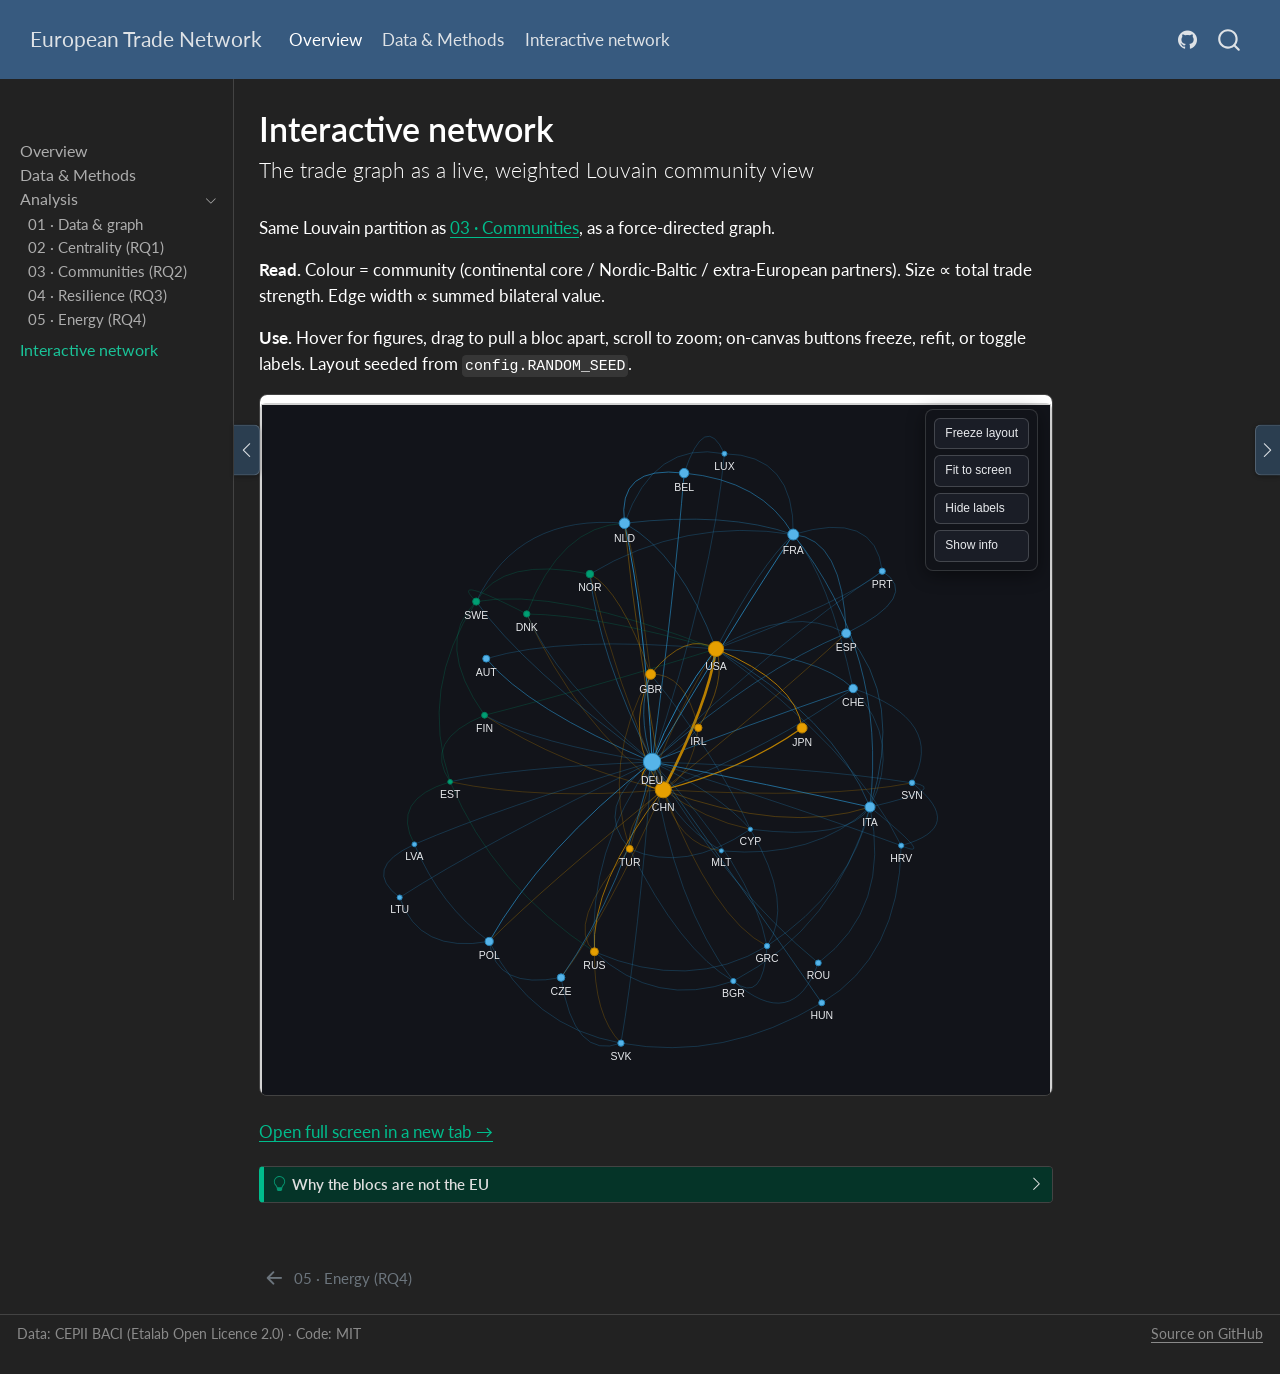
<file: network.html>
<!DOCTYPE html>
<html xmlns="http://www.w3.org/1999/xhtml" lang="en" xml:lang="en"><head>

<meta charset="utf-8">
<meta name="generator" content="quarto-1.9.38">

<meta name="viewport" content="width=device-width, initial-scale=1.0, user-scalable=yes">


<title>Interactive network – European Trade Network</title>
<style>
/* Default styles provided by pandoc.
** See https://pandoc.org/MANUAL.html#variables-for-html for config info.
*/
code{white-space: pre-wrap;}
span.smallcaps{font-variant: small-caps;}
div.columns{display: flex; gap: min(4vw, 1.5em);}
div.column{flex: auto; overflow-x: auto;}
div.hanging-indent{margin-left: 1.5em; text-indent: -1.5em;}
ul.task-list{list-style: none;}
ul.task-list li input[type="checkbox"] {
  width: 0.8em;
  margin: 0 0.8em 0.2em -1em; /* quarto-specific, see https://github.com/quarto-dev/quarto-cli/issues/4556 */ 
  vertical-align: middle;
}
</style>


<script src="site_libs/quarto-nav/quarto-nav.js"></script>
<script src="site_libs/quarto-nav/headroom.min.js"></script>
<script src="site_libs/clipboard/clipboard.min.js"></script>
<script src="site_libs/quarto-search/autocomplete.umd.js"></script>
<script src="site_libs/quarto-search/fuse.min.js"></script>
<script src="site_libs/quarto-search/quarto-search.js"></script>
<meta name="quarto:offset" content="./">
<link href="./notebooks/05_energy_subnetwork.html" rel="prev">
<link href="./figures/headline/01_flow_map.png" rel="icon" type="image/png">
<script src="site_libs/quarto-html/quarto.js" type="module"></script>
<script src="site_libs/quarto-html/tabsets/tabsets.js" type="module"></script>
<script src="site_libs/quarto-html/popper.min.js"></script>
<script src="site_libs/quarto-html/tippy.umd.min.js"></script>
<script src="site_libs/quarto-html/anchor.min.js"></script>
<link href="site_libs/quarto-html/tippy.css" rel="stylesheet">
<link href="site_libs/quarto-html/quarto-syntax-highlighting-dark-0a6b7249c26820e032cb0bd839ff02b1.css" rel="stylesheet" id="quarto-text-highlighting-styles">
<script src="site_libs/bootstrap/bootstrap.min.js"></script>
<link href="site_libs/bootstrap/bootstrap-icons.css" rel="stylesheet">
<link href="site_libs/bootstrap/bootstrap-43b0b9101082ebe6ae2a87ce18083149.min.css" rel="stylesheet" append-hash="true" id="quarto-bootstrap" data-mode="dark">
<script id="quarto-search-options" type="application/json">{
  "location": "navbar",
  "copy-button": false,
  "collapse-after": 3,
  "panel-placement": "end",
  "type": "overlay",
  "limit": 50,
  "keyboard-shortcut": [
    "f",
    "/",
    "s"
  ],
  "show-item-context": false,
  "language": {
    "search-no-results-text": "No results",
    "search-matching-documents-text": "matching documents",
    "search-copy-link-title": "Copy link to search",
    "search-hide-matches-text": "Hide additional matches",
    "search-more-match-text": "more match in this document",
    "search-more-matches-text": "more matches in this document",
    "search-clear-button-title": "Clear",
    "search-text-placeholder": "",
    "search-detached-cancel-button-title": "Cancel",
    "search-submit-button-title": "Submit",
    "search-label": "Search"
  }
}</script>


<link rel="stylesheet" href="styles/sidebar-toggles.css">
</head>

<body class="nav-sidebar docked nav-fixed quarto-light">

<div id="quarto-search-results"></div>
  <header id="quarto-header" class="headroom fixed-top">
    <nav class="navbar navbar-expand-lg " data-bs-theme="dark">
      <div class="navbar-container container-fluid">
      <div class="navbar-brand-container mx-auto">
    <a class="navbar-brand" href="./index.html">
    <span class="navbar-title">European Trade Network</span>
    </a>
  </div>
            <div id="quarto-search" class="" title="Search"></div>
          <button class="navbar-toggler" type="button" data-bs-toggle="collapse" data-bs-target="#navbarCollapse" aria-controls="navbarCollapse" role="menu" aria-expanded="false" aria-label="Toggle navigation" onclick="if (window.quartoToggleHeadroom) { window.quartoToggleHeadroom(); }">
  <span class="navbar-toggler-icon"></span>
</button>
          <div class="collapse navbar-collapse" id="navbarCollapse">
            <ul class="navbar-nav navbar-nav-scroll me-auto">
  <li class="nav-item">
    <a class="nav-link active" href="./index.html" aria-current="page"> 
<span class="menu-text">Overview</span></a>
  </li>  
  <li class="nav-item">
    <a class="nav-link" href="./data.html"> 
<span class="menu-text">Data &amp; Methods</span></a>
  </li>  
  <li class="nav-item">
    <a class="nav-link" href="./network.html"> 
<span class="menu-text">Interactive network</span></a>
  </li>  
</ul>
            <ul class="navbar-nav navbar-nav-scroll ms-auto">
  <li class="nav-item compact">
    <a class="nav-link" href="https://github.com/fatemeh-studio/eu-trade-network"> <i class="bi bi-github" role="img" aria-label="Source on GitHub">
</i> 
<span class="menu-text"></span></a>
  </li>  
</ul>
          </div> <!-- /navcollapse -->
            <div class="quarto-navbar-tools">
</div>
      </div> <!-- /container-fluid -->
    </nav>
  <nav class="quarto-secondary-nav">
    <div class="container-fluid d-flex">
      <button type="button" class="quarto-btn-toggle btn" data-bs-toggle="collapse" role="button" data-bs-target=".quarto-sidebar-collapse-item" aria-controls="quarto-sidebar" aria-expanded="false" aria-label="Toggle sidebar navigation" onclick="if (window.quartoToggleHeadroom) { window.quartoToggleHeadroom(); }">
        <i class="bi bi-layout-text-sidebar-reverse"></i>
      </button>
        <nav class="quarto-page-breadcrumbs" aria-label="breadcrumb"><ol class="breadcrumb"><li class="breadcrumb-item"><a href="./network.html">Interactive network</a></li></ol></nav>
        <a class="flex-grow-1" role="navigation" data-bs-toggle="collapse" data-bs-target=".quarto-sidebar-collapse-item" aria-controls="quarto-sidebar" aria-expanded="false" aria-label="Toggle sidebar navigation" onclick="if (window.quartoToggleHeadroom) { window.quartoToggleHeadroom(); }">      
        </a>
      <button type="button" class="btn quarto-search-button" aria-label="Search" onclick="window.quartoOpenSearch();">
        <i class="bi bi-search"></i>
      </button>
    </div>
  </nav>
</header>
<!-- content -->
<div id="quarto-content" class="quarto-container page-columns page-rows-contents page-layout-article page-navbar">
<!-- sidebar -->
  <nav id="quarto-sidebar" class="sidebar collapse collapse-horizontal quarto-sidebar-collapse-item sidebar-navigation docked overflow-auto">
        <div class="mt-2 flex-shrink-0 align-items-center">
        <div class="sidebar-search">
        <div id="quarto-search" class="" title="Search"></div>
        </div>
        </div>
    <div class="sidebar-menu-container"> 
    <ul class="list-unstyled mt-1">
        <li class="sidebar-item">
  <div class="sidebar-item-container"> 
  <a href="./index.html" class="sidebar-item-text sidebar-link">
 <span class="menu-text">Overview</span></a>
  </div>
</li>
        <li class="sidebar-item">
  <div class="sidebar-item-container"> 
  <a href="./data.html" class="sidebar-item-text sidebar-link">
 <span class="menu-text">Data &amp; Methods</span></a>
  </div>
</li>
        <li class="sidebar-item sidebar-item-section">
      <div class="sidebar-item-container"> 
            <a class="sidebar-item-text sidebar-link text-start" data-bs-toggle="collapse" data-bs-target="#quarto-sidebar-section-1" role="navigation" aria-expanded="true">
 <span class="menu-text">Analysis</span></a>
          <a class="sidebar-item-toggle text-start" data-bs-toggle="collapse" data-bs-target="#quarto-sidebar-section-1" role="navigation" aria-expanded="true" aria-label="Toggle section">
            <i class="bi bi-chevron-right ms-2"></i>
          </a> 
      </div>
      <ul id="quarto-sidebar-section-1" class="collapse list-unstyled sidebar-section depth1 show">  
          <li class="sidebar-item">
  <div class="sidebar-item-container"> 
  <a href="./notebooks/01_data_and_graph.html" class="sidebar-item-text sidebar-link">
 <span class="menu-text">01 · Data &amp; graph</span></a>
  </div>
</li>
          <li class="sidebar-item">
  <div class="sidebar-item-container"> 
  <a href="./notebooks/02_centrality_and_backbone.html" class="sidebar-item-text sidebar-link">
 <span class="menu-text">02 · Centrality (RQ1)</span></a>
  </div>
</li>
          <li class="sidebar-item">
  <div class="sidebar-item-container"> 
  <a href="./notebooks/03_communities.html" class="sidebar-item-text sidebar-link">
 <span class="menu-text">03 · Communities (RQ2)</span></a>
  </div>
</li>
          <li class="sidebar-item">
  <div class="sidebar-item-container"> 
  <a href="./notebooks/04_resilience.html" class="sidebar-item-text sidebar-link">
 <span class="menu-text">04 · Resilience (RQ3)</span></a>
  </div>
</li>
          <li class="sidebar-item">
  <div class="sidebar-item-container"> 
  <a href="./notebooks/05_energy_subnetwork.html" class="sidebar-item-text sidebar-link">
 <span class="menu-text">05 · Energy (RQ4)</span></a>
  </div>
</li>
      </ul>
  </li>
        <li class="sidebar-item">
  <div class="sidebar-item-container"> 
  <a href="./network.html" class="sidebar-item-text sidebar-link active">
 <span class="menu-text">Interactive network</span></a>
  </div>
</li>
    </ul>
    </div>
</nav>
<div id="quarto-sidebar-glass" class="quarto-sidebar-collapse-item" data-bs-toggle="collapse" data-bs-target=".quarto-sidebar-collapse-item"></div>
<!-- margin-sidebar -->
    <div id="quarto-margin-sidebar" class="sidebar margin-sidebar zindex-bottom">
        
    </div>
<!-- main -->
<main class="content" id="quarto-document-content">

<header id="title-block-header" class="quarto-title-block default">
<div class="quarto-title">
<h1 class="title">Interactive network</h1>
<p class="subtitle lead">The trade graph as a live, weighted Louvain community view</p>
</div>



<div class="quarto-title-meta">

    
  
    
  </div>
  


</header>


<p>Same Louvain partition as <a href="./notebooks/03_communities.html">03 · Communities</a>, as a force-directed graph.</p>
<p><strong>Read.</strong> Colour = community (continental core / Nordic-Baltic / extra-European partners). Size ∝ total trade strength. Edge width ∝ summed bilateral value.</p>
<p><strong>Use.</strong> Hover for figures, drag to pull a bloc apart, scroll to zoom; on-canvas buttons freeze, refit, or toggle labels. Layout seeded from <code>config.RANDOM_SEED</code>.</p>
<iframe src="network_viz/03_trade_communities.html" title="Interactive European trade communities" style="width:100%; height:78vh; min-height:560px; border:1px solid rgba(255,255,255,0.15); border-radius:8px;" loading="lazy"></iframe>
<p><a href="network_viz/03_trade_communities.html" target="_blank">Open full screen in a new tab →</a></p>
<div class="callout callout-style-default callout-tip callout-titled">
<div class="callout-header d-flex align-content-center collapsed" data-bs-toggle="collapse" data-bs-target=".callout-1-contents" aria-controls="callout-1" aria-expanded="false" aria-label="Toggle callout">
<div class="callout-icon-container">
<i class="callout-icon"></i>
</div>
<div class="callout-title-container flex-fill">
<span class="screen-reader-only">Tip</span>Why the blocs are not the EU
</div>
<div class="callout-btn-toggle d-inline-block border-0 py-1 ps-1 pe-0 float-end"><i class="callout-toggle"></i></div>
</div>
<div id="callout-1" class="callout-1-contents callout-collapse collapse">
<div class="callout-body-container callout-body">
<p>The partition splits the EU-27 across all three communities, places non-members Switzerland and Norway inside EU clusters, and sends EU-member Ireland into the US-led bloc. The reasoning is in <a href="./notebooks/03_communities.html">03 · Communities</a>.</p>
</div>
</div>
</div>



</main> <!-- /main -->
<script>
(() => {
  const STORAGE_KEY = "etn-sidebar-rails";
  const LEFT = "etn-hide-sidebar";
  const RIGHT = "etn-hide-toc";

  function canPersist() {
    try {
      return window.location.protocol !== "file:";
    } catch {
      return false;
    }
  }

  function loadState() {
    if (!canPersist()) {
      return { left: false, right: false };
    }
    try {
      const raw = window.localStorage.getItem(STORAGE_KEY);
      if (!raw) {
        return { left: false, right: false };
      }
      const parsed = JSON.parse(raw);
      return {
        left: Boolean(parsed.left),
        right: Boolean(parsed.right),
      };
    } catch {
      return { left: false, right: false };
    }
  }

  function saveState(state) {
    if (!canPersist()) {
      return;
    }
    try {
      window.localStorage.setItem(STORAGE_KEY, JSON.stringify(state));
    } catch {
      /* ignore quota / private mode */
    }
  }

  function applyState(state) {
    document.body.classList.toggle(LEFT, state.left);
    document.body.classList.toggle(RIGHT, state.right);

    const leftBtn = document.getElementById("etn-toggle-left");
    const rightBtn = document.getElementById("etn-toggle-right");
    if (leftBtn) {
      leftBtn.setAttribute("aria-pressed", String(state.left));
      leftBtn.title = state.left ? "Show left sidebar" : "Hide left sidebar";
      leftBtn.setAttribute(
        "aria-label",
        state.left ? "Show left sidebar" : "Hide left sidebar",
      );
      leftBtn.innerHTML = state.left
        ? '<i class="bi bi-chevron-right" aria-hidden="true"></i>'
        : '<i class="bi bi-chevron-left" aria-hidden="true"></i>';
    }
    if (rightBtn) {
      rightBtn.setAttribute("aria-pressed", String(state.right));
      rightBtn.title = state.right ? "Show right sidebar" : "Hide right sidebar";
      rightBtn.setAttribute(
        "aria-label",
        state.right ? "Show right sidebar" : "Hide right sidebar",
      );
      rightBtn.innerHTML = state.right
        ? '<i class="bi bi-chevron-left" aria-hidden="true"></i>'
        : '<i class="bi bi-chevron-right" aria-hidden="true"></i>';
    }

    window.dispatchEvent(new Event("resize"));
  }

  function syncSidebarWidth() {
    const sidebar = document.getElementById("quarto-sidebar");
    if (!sidebar) {
      return;
    }
    const width = Math.round(sidebar.getBoundingClientRect().width);
    if (width > 0) {
      document.body.style.setProperty("--etn-sidebar-width", `${width}px`);
    }
  }

  function ensureButtons() {
    if (!document.getElementById("etn-toggle-left")) {
      const left = document.createElement("button");
      left.type = "button";
      left.id = "etn-toggle-left";
      left.className = "etn-rail-toggle etn-rail-toggle-left";
      document.body.appendChild(left);
    }
    if (!document.getElementById("etn-toggle-right")) {
      const right = document.createElement("button");
      right.type = "button";
      right.id = "etn-toggle-right";
      right.className = "etn-rail-toggle etn-rail-toggle-right";
      document.body.appendChild(right);
    }

    const hasToc = Boolean(document.getElementById("quarto-margin-sidebar"));
    document.body.classList.toggle("etn-no-toc", !hasToc);
  }

  document.addEventListener("DOMContentLoaded", () => {
    ensureButtons();
    syncSidebarWidth();

    const state = loadState();
    applyState(state);

    document.getElementById("etn-toggle-left")?.addEventListener("click", () => {
      state.left = !state.left;
      saveState(state);
      applyState(state);
      window.requestAnimationFrame(syncSidebarWidth);
    });

    document
      .getElementById("etn-toggle-right")
      ?.addEventListener("click", () => {
        state.right = !state.right;
        saveState(state);
        applyState(state);
      });

    window.addEventListener("resize", syncSidebarWidth);
  });
})();
</script>
<script id="quarto-html-after-body" type="application/javascript">
  window.document.addEventListener("DOMContentLoaded", function (event) {
    const icon = "";
    const anchorJS = new window.AnchorJS();
    anchorJS.options = {
      placement: 'right',
      icon: icon
    };
    anchorJS.add('.anchored');
    const isCodeAnnotation = (el) => {
      for (const clz of el.classList) {
        if (clz.startsWith('code-annotation-')) {                     
          return true;
        }
      }
      return false;
    }
    const onCopySuccess = function(e) {
      // button target
      const button = e.trigger;
      // don't keep focus
      button.blur();
      // flash "checked"
      button.classList.add('code-copy-button-checked');
      var currentTitle = button.getAttribute("title");
      button.setAttribute("title", "Copied!");
      let tooltip;
      if (window.bootstrap) {
        button.setAttribute("data-bs-toggle", "tooltip");
        button.setAttribute("data-bs-placement", "left");
        button.setAttribute("data-bs-title", "Copied!");
        tooltip = new bootstrap.Tooltip(button, 
          { trigger: "manual", 
            customClass: "code-copy-button-tooltip",
            offset: [0, -8]});
        tooltip.show();    
      }
      setTimeout(function() {
        if (tooltip) {
          tooltip.hide();
          button.removeAttribute("data-bs-title");
          button.removeAttribute("data-bs-toggle");
          button.removeAttribute("data-bs-placement");
        }
        button.setAttribute("title", currentTitle);
        button.classList.remove('code-copy-button-checked');
      }, 1000);
      // clear code selection
      e.clearSelection();
    }
    const getTextToCopy = function(trigger) {
      const outerScaffold = trigger.parentElement.cloneNode(true);
      const codeEl = outerScaffold.querySelector('code');
      for (const childEl of codeEl.children) {
        if (isCodeAnnotation(childEl)) {
          childEl.remove();
        }
      }
      return codeEl.innerText;
    }
    const clipboard = new window.ClipboardJS('.code-copy-button:not([data-in-quarto-modal])', {
      text: getTextToCopy
    });
    clipboard.on('success', onCopySuccess);
    if (window.document.getElementById('quarto-embedded-source-code-modal')) {
      const clipboardModal = new window.ClipboardJS('.code-copy-button[data-in-quarto-modal]', {
        text: getTextToCopy,
        container: window.document.getElementById('quarto-embedded-source-code-modal')
      });
      clipboardModal.on('success', onCopySuccess);
    }
      var localhostRegex = new RegExp(/^(?:http|https):\/\/localhost\:?[0-9]*\//);
      var mailtoRegex = new RegExp(/^mailto:/);
        var filterRegex = new RegExp("https:\/\/fatemeh-studio\.github\.io\/eu-trade-network\/");
      var isInternal = (href) => {
          return filterRegex.test(href) || localhostRegex.test(href) || mailtoRegex.test(href);
      }
      // Inspect non-navigation links and adorn them if external
     var links = window.document.querySelectorAll('a[href]:not(.nav-link):not(.navbar-brand):not(.toc-action):not(.sidebar-link):not(.sidebar-item-toggle):not(.pagination-link):not(.no-external):not([aria-hidden]):not(.dropdown-item):not(.quarto-navigation-tool):not(.about-link)');
      for (var i=0; i<links.length; i++) {
        const link = links[i];
        if (!isInternal(link.href)) {
          // undo the damage that might have been done by quarto-nav.js in the case of
          // links that we want to consider external
          if (link.dataset.originalHref !== undefined) {
            link.href = link.dataset.originalHref;
          }
        }
      }
    function tippyHover(el, contentFn, onTriggerFn, onUntriggerFn) {
      const config = {
        allowHTML: true,
        maxWidth: 500,
        delay: 100,
        arrow: false,
        appendTo: function(el) {
            return el.parentElement;
        },
        interactive: true,
        interactiveBorder: 10,
        theme: 'quarto',
        placement: 'bottom-start',
      };
      if (contentFn) {
        config.content = contentFn;
      }
      if (onTriggerFn) {
        config.onTrigger = onTriggerFn;
      }
      if (onUntriggerFn) {
        config.onUntrigger = onUntriggerFn;
      }
      window.tippy(el, config); 
    }
    const noterefs = window.document.querySelectorAll('a[role="doc-noteref"]');
    for (var i=0; i<noterefs.length; i++) {
      const ref = noterefs[i];
      tippyHover(ref, function() {
        // use id or data attribute instead here
        let href = ref.getAttribute('data-footnote-href') || ref.getAttribute('href');
        try { href = new URL(href).hash; } catch {}
        const id = href.replace(/^#\/?/, "");
        const note = window.document.getElementById(id);
        if (note) {
          return note.innerHTML;
        } else {
          return "";
        }
      });
    }
    const xrefs = window.document.querySelectorAll('a.quarto-xref');
    const processXRef = (id, note) => {
      // Strip column container classes
      const stripColumnClz = (el) => {
        el.classList.remove("page-full", "page-columns");
        if (el.children) {
          for (const child of el.children) {
            stripColumnClz(child);
          }
        }
      }
      stripColumnClz(note)
      if (id === null || id.startsWith('sec-')) {
        // Special case sections, only their first couple elements
        const container = document.createElement("div");
        if (note.children && note.children.length > 2) {
          container.appendChild(note.children[0].cloneNode(true));
          for (let i = 1; i < note.children.length; i++) {
            const child = note.children[i];
            if (child.tagName === "P" && child.innerText === "") {
              continue;
            } else {
              container.appendChild(child.cloneNode(true));
              break;
            }
          }
          if (window.Quarto?.typesetMath) {
            window.Quarto.typesetMath(container);
          }
          return container.innerHTML
        } else {
          if (window.Quarto?.typesetMath) {
            window.Quarto.typesetMath(note);
          }
          return note.innerHTML;
        }
      } else {
        // Remove any anchor links if they are present
        const anchorLink = note.querySelector('a.anchorjs-link');
        if (anchorLink) {
          anchorLink.remove();
        }
        if (window.Quarto?.typesetMath) {
          window.Quarto.typesetMath(note);
        }
        if (note.classList.contains("callout")) {
          return note.outerHTML;
        } else {
          return note.innerHTML;
        }
      }
    }
    for (var i=0; i<xrefs.length; i++) {
      const xref = xrefs[i];
      tippyHover(xref, undefined, function(instance) {
        instance.disable();
        let url = xref.getAttribute('href');
        let hash = undefined; 
        if (url.startsWith('#')) {
          hash = url;
        } else {
          try { hash = new URL(url).hash; } catch {}
        }
        if (hash) {
          const id = hash.replace(/^#\/?/, "");
          const note = window.document.getElementById(id);
          if (note !== null) {
            try {
              const html = processXRef(id, note.cloneNode(true));
              instance.setContent(html);
            } finally {
              instance.enable();
              instance.show();
            }
          } else {
            // See if we can fetch this
            fetch(url.split('#')[0])
            .then(res => res.text())
            .then(html => {
              const parser = new DOMParser();
              const htmlDoc = parser.parseFromString(html, "text/html");
              const note = htmlDoc.getElementById(id);
              if (note !== null) {
                const html = processXRef(id, note);
                instance.setContent(html);
              } 
            }).finally(() => {
              instance.enable();
              instance.show();
            });
          }
        } else {
          // See if we can fetch a full url (with no hash to target)
          // This is a special case and we should probably do some content thinning / targeting
          fetch(url)
          .then(res => res.text())
          .then(html => {
            const parser = new DOMParser();
            const htmlDoc = parser.parseFromString(html, "text/html");
            const note = htmlDoc.querySelector('main.content');
            if (note !== null) {
              // This should only happen for chapter cross references
              // (since there is no id in the URL)
              // remove the first header
              if (note.children.length > 0 && note.children[0].tagName === "HEADER") {
                note.children[0].remove();
              }
              const html = processXRef(null, note);
              instance.setContent(html);
            } 
          }).finally(() => {
            instance.enable();
            instance.show();
          });
        }
      }, function(instance) {
      });
    }
        let selectedAnnoteEl;
        const selectorForAnnotation = ( cell, annotation) => {
          let cellAttr = 'data-code-cell="' + cell + '"';
          let lineAttr = 'data-code-annotation="' +  annotation + '"';
          const selector = 'span[' + cellAttr + '][' + lineAttr + ']';
          return selector;
        }
        const selectCodeLines = (annoteEl) => {
          const doc = window.document;
          const targetCell = annoteEl.getAttribute("data-target-cell");
          const targetAnnotation = annoteEl.getAttribute("data-target-annotation");
          const annoteSpan = window.document.querySelector(selectorForAnnotation(targetCell, targetAnnotation));
          const lines = annoteSpan.getAttribute("data-code-lines").split(",");
          const lineIds = lines.map((line) => {
            return targetCell + "-" + line;
          })
          let top = null;
          let height = null;
          let parent = null;
          if (lineIds.length > 0) {
              //compute the position of the single el (top and bottom and make a div)
              const el = window.document.getElementById(lineIds[0]);
              top = el.offsetTop;
              height = el.offsetHeight;
              parent = el.parentElement.parentElement;
            if (lineIds.length > 1) {
              const lastEl = window.document.getElementById(lineIds[lineIds.length - 1]);
              const bottom = lastEl.offsetTop + lastEl.offsetHeight;
              height = bottom - top;
            }
            if (top !== null && height !== null && parent !== null) {
              // cook up a div (if necessary) and position it 
              let div = window.document.getElementById("code-annotation-line-highlight");
              if (div === null) {
                div = window.document.createElement("div");
                div.setAttribute("id", "code-annotation-line-highlight");
                div.style.position = 'absolute';
                parent.appendChild(div);
              }
              div.style.top = top - 2 + "px";
              div.style.height = height + 4 + "px";
              div.style.left = 0;
              let gutterDiv = window.document.getElementById("code-annotation-line-highlight-gutter");
              if (gutterDiv === null) {
                gutterDiv = window.document.createElement("div");
                gutterDiv.setAttribute("id", "code-annotation-line-highlight-gutter");
                gutterDiv.style.position = 'absolute';
                const codeCell = window.document.getElementById(targetCell);
                const gutter = codeCell.querySelector('.code-annotation-gutter');
                gutter.appendChild(gutterDiv);
              }
              gutterDiv.style.top = top - 2 + "px";
              gutterDiv.style.height = height + 4 + "px";
            }
            selectedAnnoteEl = annoteEl;
          }
        };
        const unselectCodeLines = () => {
          const elementsIds = ["code-annotation-line-highlight", "code-annotation-line-highlight-gutter"];
          elementsIds.forEach((elId) => {
            const div = window.document.getElementById(elId);
            if (div) {
              div.remove();
            }
          });
          selectedAnnoteEl = undefined;
        };
          // Handle positioning of the toggle
      window.addEventListener(
        "resize",
        throttle(() => {
          elRect = undefined;
          if (selectedAnnoteEl) {
            selectCodeLines(selectedAnnoteEl);
          }
        }, 10)
      );
      function throttle(fn, ms) {
      let throttle = false;
      let timer;
        return (...args) => {
          if(!throttle) { // first call gets through
              fn.apply(this, args);
              throttle = true;
          } else { // all the others get throttled
              if(timer) clearTimeout(timer); // cancel #2
              timer = setTimeout(() => {
                fn.apply(this, args);
                timer = throttle = false;
              }, ms);
          }
        };
      }
        // Attach click handler to the DT
        const annoteDls = window.document.querySelectorAll('dt[data-target-cell]');
        for (const annoteDlNode of annoteDls) {
          annoteDlNode.addEventListener('click', (event) => {
            const clickedEl = event.target;
            if (clickedEl !== selectedAnnoteEl) {
              unselectCodeLines();
              const activeEl = window.document.querySelector('dt[data-target-cell].code-annotation-active');
              if (activeEl) {
                activeEl.classList.remove('code-annotation-active');
              }
              selectCodeLines(clickedEl);
              clickedEl.classList.add('code-annotation-active');
            } else {
              // Unselect the line
              unselectCodeLines();
              clickedEl.classList.remove('code-annotation-active');
            }
          });
        }
    const findCites = (el) => {
      const parentEl = el.parentElement;
      if (parentEl) {
        const cites = parentEl.dataset.cites;
        if (cites) {
          return {
            el,
            cites: cites.split(' ')
          };
        } else {
          return findCites(el.parentElement)
        }
      } else {
        return undefined;
      }
    };
    var bibliorefs = window.document.querySelectorAll('a[role="doc-biblioref"]');
    for (var i=0; i<bibliorefs.length; i++) {
      const ref = bibliorefs[i];
      const citeInfo = findCites(ref);
      if (citeInfo) {
        tippyHover(citeInfo.el, function() {
          var popup = window.document.createElement('div');
          citeInfo.cites.forEach(function(cite) {
            var citeDiv = window.document.createElement('div');
            citeDiv.classList.add('hanging-indent');
            citeDiv.classList.add('csl-entry');
            var biblioDiv = window.document.getElementById('ref-' + cite);
            if (biblioDiv) {
              citeDiv.innerHTML = biblioDiv.innerHTML;
            }
            popup.appendChild(citeDiv);
          });
          return popup.innerHTML;
        });
      }
    }
  });
  </script>
<nav class="page-navigation">
  <div class="nav-page nav-page-previous">
      <a href="./notebooks/05_energy_subnetwork.html" class="pagination-link" aria-label="05 · Energy (RQ4)">
        <i class="bi bi-arrow-left-short"></i> <span class="nav-page-text">05 · Energy (RQ4)</span>
      </a>          
  </div>
  <div class="nav-page nav-page-next">
  </div>
</nav>
</div> <!-- /content -->
<footer class="footer">
  <div class="nav-footer">
    <div class="nav-footer-left">
<p>Data: CEPII BACI (Etalab Open Licence 2.0) · Code: MIT</p>
</div>   
    <div class="nav-footer-center">
      &nbsp;
    </div>
    <div class="nav-footer-right">
<p><a href="https://github.com/fatemeh-studio/eu-trade-network">Source on GitHub</a></p>
</div>
  </div>
</footer>




</body></html>
</file>
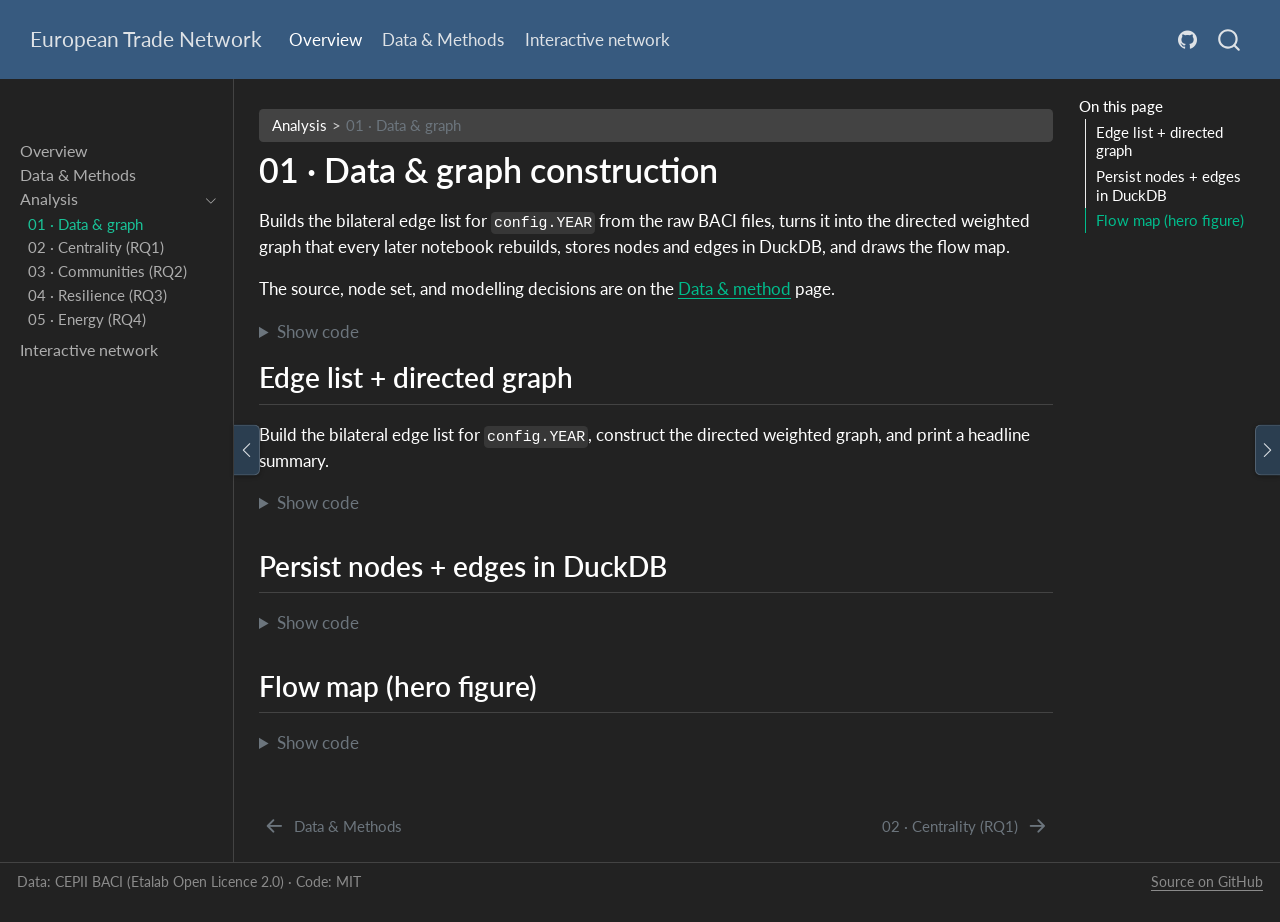
<file: notebooks/01_data_and_graph.html>
<!DOCTYPE html>
<html xmlns="http://www.w3.org/1999/xhtml" lang="en" xml:lang="en"><head>

<meta charset="utf-8">
<meta name="generator" content="quarto-1.9.38">

<meta name="viewport" content="width=device-width, initial-scale=1.0, user-scalable=yes">


<title>01 · Data &amp; graph construction – European Trade Network</title>
<style>
/* Default styles provided by pandoc.
** See https://pandoc.org/MANUAL.html#variables-for-html for config info.
*/
code{white-space: pre-wrap;}
span.smallcaps{font-variant: small-caps;}
div.columns{display: flex; gap: min(4vw, 1.5em);}
div.column{flex: auto; overflow-x: auto;}
div.hanging-indent{margin-left: 1.5em; text-indent: -1.5em;}
ul.task-list{list-style: none;}
ul.task-list li input[type="checkbox"] {
  width: 0.8em;
  margin: 0 0.8em 0.2em -1em; /* quarto-specific, see https://github.com/quarto-dev/quarto-cli/issues/4556 */ 
  vertical-align: middle;
}
/* CSS for syntax highlighting */
html { -webkit-text-size-adjust: 100%; }
pre > code.sourceCode { white-space: pre; position: relative; }
pre > code.sourceCode > span { display: inline-block; line-height: 1.25; }
pre > code.sourceCode > span:empty { height: 1.2em; }
.sourceCode { overflow: visible; }
code.sourceCode > span { color: inherit; text-decoration: inherit; }
div.sourceCode { margin: 1em 0; }
pre.sourceCode { margin: 0; }
@media screen {
div.sourceCode { overflow: auto; }
}
@media print {
pre > code.sourceCode { white-space: pre-wrap; }
pre > code.sourceCode > span { text-indent: -5em; padding-left: 5em; }
}
pre.numberSource code
  { counter-reset: source-line 0; }
pre.numberSource code > span
  { position: relative; left: -4em; counter-increment: source-line; }
pre.numberSource code > span > a:first-child::before
  { content: counter(source-line);
    position: relative; left: -1em; text-align: right; vertical-align: baseline;
    border: none; display: inline-block;
    -webkit-touch-callout: none; -webkit-user-select: none;
    -khtml-user-select: none; -moz-user-select: none;
    -ms-user-select: none; user-select: none;
    padding: 0 4px; width: 4em;
  }
pre.numberSource { margin-left: 3em;  padding-left: 4px; }
div.sourceCode
  {   }
@media screen {
pre > code.sourceCode > span > a:first-child::before { text-decoration: underline; }
}
</style>


<script src="../site_libs/quarto-nav/quarto-nav.js"></script>
<script src="../site_libs/quarto-nav/headroom.min.js"></script>
<script src="../site_libs/clipboard/clipboard.min.js"></script>
<script src="../site_libs/quarto-search/autocomplete.umd.js"></script>
<script src="../site_libs/quarto-search/fuse.min.js"></script>
<script src="../site_libs/quarto-search/quarto-search.js"></script>
<meta name="quarto:offset" content="../">
<link href="../notebooks/02_centrality_and_backbone.html" rel="next">
<link href="../data.html" rel="prev">
<link href="../figures/headline/01_flow_map.png" rel="icon" type="image/png">
<script src="../site_libs/quarto-html/quarto.js" type="module"></script>
<script src="../site_libs/quarto-html/tabsets/tabsets.js" type="module"></script>
<script src="../site_libs/quarto-html/popper.min.js"></script>
<script src="../site_libs/quarto-html/tippy.umd.min.js"></script>
<script src="../site_libs/quarto-html/anchor.min.js"></script>
<link href="../site_libs/quarto-html/tippy.css" rel="stylesheet">
<link href="../site_libs/quarto-html/quarto-syntax-highlighting-dark-0a6b7249c26820e032cb0bd839ff02b1.css" rel="stylesheet" id="quarto-text-highlighting-styles">
<script src="../site_libs/bootstrap/bootstrap.min.js"></script>
<link href="../site_libs/bootstrap/bootstrap-icons.css" rel="stylesheet">
<link href="../site_libs/bootstrap/bootstrap-43b0b9101082ebe6ae2a87ce18083149.min.css" rel="stylesheet" append-hash="true" id="quarto-bootstrap" data-mode="dark">
<script id="quarto-search-options" type="application/json">{
  "location": "navbar",
  "copy-button": false,
  "collapse-after": 3,
  "panel-placement": "end",
  "type": "overlay",
  "limit": 50,
  "keyboard-shortcut": [
    "f",
    "/",
    "s"
  ],
  "show-item-context": false,
  "language": {
    "search-no-results-text": "No results",
    "search-matching-documents-text": "matching documents",
    "search-copy-link-title": "Copy link to search",
    "search-hide-matches-text": "Hide additional matches",
    "search-more-match-text": "more match in this document",
    "search-more-matches-text": "more matches in this document",
    "search-clear-button-title": "Clear",
    "search-text-placeholder": "",
    "search-detached-cancel-button-title": "Cancel",
    "search-submit-button-title": "Submit",
    "search-label": "Search"
  }
}</script>


<link rel="stylesheet" href="../styles/sidebar-toggles.css">
</head>

<body class="nav-sidebar docked nav-fixed quarto-light">

<div id="quarto-search-results"></div>
  <header id="quarto-header" class="headroom fixed-top">
    <nav class="navbar navbar-expand-lg " data-bs-theme="dark">
      <div class="navbar-container container-fluid">
      <div class="navbar-brand-container mx-auto">
    <a class="navbar-brand" href="../index.html">
    <span class="navbar-title">European Trade Network</span>
    </a>
  </div>
            <div id="quarto-search" class="" title="Search"></div>
          <button class="navbar-toggler" type="button" data-bs-toggle="collapse" data-bs-target="#navbarCollapse" aria-controls="navbarCollapse" role="menu" aria-expanded="false" aria-label="Toggle navigation" onclick="if (window.quartoToggleHeadroom) { window.quartoToggleHeadroom(); }">
  <span class="navbar-toggler-icon"></span>
</button>
          <div class="collapse navbar-collapse" id="navbarCollapse">
            <ul class="navbar-nav navbar-nav-scroll me-auto">
  <li class="nav-item">
    <a class="nav-link active" href="../index.html" aria-current="page"> 
<span class="menu-text">Overview</span></a>
  </li>  
  <li class="nav-item">
    <a class="nav-link" href="../data.html"> 
<span class="menu-text">Data &amp; Methods</span></a>
  </li>  
  <li class="nav-item">
    <a class="nav-link" href="../network.html"> 
<span class="menu-text">Interactive network</span></a>
  </li>  
</ul>
            <ul class="navbar-nav navbar-nav-scroll ms-auto">
  <li class="nav-item compact">
    <a class="nav-link" href="https://github.com/fatemeh-studio/eu-trade-network"> <i class="bi bi-github" role="img" aria-label="Source on GitHub">
</i> 
<span class="menu-text"></span></a>
  </li>  
</ul>
          </div> <!-- /navcollapse -->
            <div class="quarto-navbar-tools">
</div>
      </div> <!-- /container-fluid -->
    </nav>
  <nav class="quarto-secondary-nav">
    <div class="container-fluid d-flex">
      <button type="button" class="quarto-btn-toggle btn" data-bs-toggle="collapse" role="button" data-bs-target=".quarto-sidebar-collapse-item" aria-controls="quarto-sidebar" aria-expanded="false" aria-label="Toggle sidebar navigation" onclick="if (window.quartoToggleHeadroom) { window.quartoToggleHeadroom(); }">
        <i class="bi bi-layout-text-sidebar-reverse"></i>
      </button>
        <nav class="quarto-page-breadcrumbs" aria-label="breadcrumb"><ol class="breadcrumb"><li class="breadcrumb-item"><a href="../notebooks/01_data_and_graph.html">Analysis</a></li><li class="breadcrumb-item"><a href="../notebooks/01_data_and_graph.html">01 · Data &amp; graph</a></li></ol></nav>
        <a class="flex-grow-1" role="navigation" data-bs-toggle="collapse" data-bs-target=".quarto-sidebar-collapse-item" aria-controls="quarto-sidebar" aria-expanded="false" aria-label="Toggle sidebar navigation" onclick="if (window.quartoToggleHeadroom) { window.quartoToggleHeadroom(); }">      
        </a>
      <button type="button" class="btn quarto-search-button" aria-label="Search" onclick="window.quartoOpenSearch();">
        <i class="bi bi-search"></i>
      </button>
    </div>
  </nav>
</header>
<!-- content -->
<div id="quarto-content" class="quarto-container page-columns page-rows-contents page-layout-article page-navbar">
<!-- sidebar -->
  <nav id="quarto-sidebar" class="sidebar collapse collapse-horizontal quarto-sidebar-collapse-item sidebar-navigation docked overflow-auto">
        <div class="mt-2 flex-shrink-0 align-items-center">
        <div class="sidebar-search">
        <div id="quarto-search" class="" title="Search"></div>
        </div>
        </div>
    <div class="sidebar-menu-container"> 
    <ul class="list-unstyled mt-1">
        <li class="sidebar-item">
  <div class="sidebar-item-container"> 
  <a href="../index.html" class="sidebar-item-text sidebar-link">
 <span class="menu-text">Overview</span></a>
  </div>
</li>
        <li class="sidebar-item">
  <div class="sidebar-item-container"> 
  <a href="../data.html" class="sidebar-item-text sidebar-link">
 <span class="menu-text">Data &amp; Methods</span></a>
  </div>
</li>
        <li class="sidebar-item sidebar-item-section">
      <div class="sidebar-item-container"> 
            <a class="sidebar-item-text sidebar-link text-start" data-bs-toggle="collapse" data-bs-target="#quarto-sidebar-section-1" role="navigation" aria-expanded="true">
 <span class="menu-text">Analysis</span></a>
          <a class="sidebar-item-toggle text-start" data-bs-toggle="collapse" data-bs-target="#quarto-sidebar-section-1" role="navigation" aria-expanded="true" aria-label="Toggle section">
            <i class="bi bi-chevron-right ms-2"></i>
          </a> 
      </div>
      <ul id="quarto-sidebar-section-1" class="collapse list-unstyled sidebar-section depth1 show">  
          <li class="sidebar-item">
  <div class="sidebar-item-container"> 
  <a href="../notebooks/01_data_and_graph.html" class="sidebar-item-text sidebar-link active">
 <span class="menu-text">01 · Data &amp; graph</span></a>
  </div>
</li>
          <li class="sidebar-item">
  <div class="sidebar-item-container"> 
  <a href="../notebooks/02_centrality_and_backbone.html" class="sidebar-item-text sidebar-link">
 <span class="menu-text">02 · Centrality (RQ1)</span></a>
  </div>
</li>
          <li class="sidebar-item">
  <div class="sidebar-item-container"> 
  <a href="../notebooks/03_communities.html" class="sidebar-item-text sidebar-link">
 <span class="menu-text">03 · Communities (RQ2)</span></a>
  </div>
</li>
          <li class="sidebar-item">
  <div class="sidebar-item-container"> 
  <a href="../notebooks/04_resilience.html" class="sidebar-item-text sidebar-link">
 <span class="menu-text">04 · Resilience (RQ3)</span></a>
  </div>
</li>
          <li class="sidebar-item">
  <div class="sidebar-item-container"> 
  <a href="../notebooks/05_energy_subnetwork.html" class="sidebar-item-text sidebar-link">
 <span class="menu-text">05 · Energy (RQ4)</span></a>
  </div>
</li>
      </ul>
  </li>
        <li class="sidebar-item">
  <div class="sidebar-item-container"> 
  <a href="../network.html" class="sidebar-item-text sidebar-link">
 <span class="menu-text">Interactive network</span></a>
  </div>
</li>
    </ul>
    </div>
</nav>
<div id="quarto-sidebar-glass" class="quarto-sidebar-collapse-item" data-bs-toggle="collapse" data-bs-target=".quarto-sidebar-collapse-item"></div>
<!-- margin-sidebar -->
    <div id="quarto-margin-sidebar" class="sidebar margin-sidebar">
        <nav id="TOC" role="doc-toc" class="toc-active">
    <h2 id="toc-title">On this page</h2>
   
  <ul>
  <li><a href="#edge-list-directed-graph" id="toc-edge-list-directed-graph" class="nav-link active" data-scroll-target="#edge-list-directed-graph">Edge list + directed graph</a></li>
  <li><a href="#persist-nodes-edges-in-duckdb" id="toc-persist-nodes-edges-in-duckdb" class="nav-link" data-scroll-target="#persist-nodes-edges-in-duckdb">Persist nodes + edges in DuckDB</a></li>
  <li><a href="#flow-map-hero-figure" id="toc-flow-map-hero-figure" class="nav-link" data-scroll-target="#flow-map-hero-figure">Flow map (hero figure)</a></li>
  </ul>
</nav>
    </div>
<!-- main -->
<main class="content" id="quarto-document-content">

<header id="title-block-header" class="quarto-title-block default"><nav class="quarto-page-breadcrumbs quarto-title-breadcrumbs d-none d-lg-block" aria-label="breadcrumb"><ol class="breadcrumb"><li class="breadcrumb-item"><a href="../notebooks/01_data_and_graph.html">Analysis</a></li><li class="breadcrumb-item"><a href="../notebooks/01_data_and_graph.html">01 · Data &amp; graph</a></li></ol></nav>
<div class="quarto-title">
<h1 class="title">01 · Data &amp; graph construction</h1>
</div>



<div class="quarto-title-meta">

    
  
    
  </div>
  


</header>


<p>Builds the bilateral edge list for <code>config.YEAR</code> from the raw BACI files, turns it into the directed weighted graph that every later notebook rebuilds, stores nodes and edges in DuckDB, and draws the flow map.</p>
<p>The source, node set, and modelling decisions are on the <a href="../data.html">Data &amp; method</a> page.</p>
<div id="1" class="cell">
<details class="code-fold">
<summary>Show code</summary>
<div class="code-copy-outer-scaffold"><div class="sourceCode cell-code" id="cb1"><pre class="sourceCode python code-with-copy"><code class="sourceCode python"><span id="cb1-1"><a href="#cb1-1" aria-hidden="true" tabindex="-1"></a><span class="im">from</span> __future__ <span class="im">import</span> annotations</span>
<span id="cb1-2"><a href="#cb1-2" aria-hidden="true" tabindex="-1"></a></span>
<span id="cb1-3"><a href="#cb1-3" aria-hidden="true" tabindex="-1"></a><span class="im">import</span> pandas <span class="im">as</span> pd</span>
<span id="cb1-4"><a href="#cb1-4" aria-hidden="true" tabindex="-1"></a></span>
<span id="cb1-5"><a href="#cb1-5" aria-hidden="true" tabindex="-1"></a><span class="im">from</span> eu_trade_network <span class="im">import</span> config, data_loader, db, graph, viz</span></code></pre></div><button title="Copy to Clipboard" class="code-copy-button"><i class="bi"></i></button></div>
</details>
</div>
<section id="edge-list-directed-graph" class="level2">
<h2 class="anchored" data-anchor-id="edge-list-directed-graph">Edge list + directed graph</h2>
<p>Build the bilateral edge list for <code>config.YEAR</code>, construct the directed weighted graph, and print a headline summary.</p>
<div id="3" class="cell">
<details class="code-fold">
<summary>Show code</summary>
<div class="code-copy-outer-scaffold"><div class="sourceCode cell-code" id="cb2"><pre class="sourceCode python code-with-copy"><code class="sourceCode python"><span id="cb2-1"><a href="#cb2-1" aria-hidden="true" tabindex="-1"></a>edgelist <span class="op">=</span> data_loader.build_edgelist()</span>
<span id="cb2-2"><a href="#cb2-2" aria-hidden="true" tabindex="-1"></a>G <span class="op">=</span> graph.build_graph(edgelist)</span>
<span id="cb2-3"><a href="#cb2-3" aria-hidden="true" tabindex="-1"></a>summary <span class="op">=</span> graph.graph_summary(G)</span>
<span id="cb2-4"><a href="#cb2-4" aria-hidden="true" tabindex="-1"></a>summary</span></code></pre></div><button title="Copy to Clipboard" class="code-copy-button"><i class="bi"></i></button></div>
</details>
</div>
</section>
<section id="persist-nodes-edges-in-duckdb" class="level2">
<h2 class="anchored" data-anchor-id="persist-nodes-edges-in-duckdb">Persist nodes + edges in DuckDB</h2>
<div id="5" class="cell">
<details class="code-fold">
<summary>Show code</summary>
<div class="code-copy-outer-scaffold"><div class="sourceCode cell-code" id="cb3"><pre class="sourceCode python code-with-copy"><code class="sourceCode python"><span id="cb3-1"><a href="#cb3-1" aria-hidden="true" tabindex="-1"></a>node_meta <span class="op">=</span> (</span>
<span id="cb3-2"><a href="#cb3-2" aria-hidden="true" tabindex="-1"></a>    pd.DataFrame([{<span class="st">"iso3"</span>: n, <span class="op">**</span>attrs} <span class="cf">for</span> n, attrs <span class="kw">in</span> G.nodes(data<span class="op">=</span><span class="va">True</span>)])</span>
<span id="cb3-3"><a href="#cb3-3" aria-hidden="true" tabindex="-1"></a>    .sort_values(<span class="st">"iso3"</span>)</span>
<span id="cb3-4"><a href="#cb3-4" aria-hidden="true" tabindex="-1"></a>    .reset_index(drop<span class="op">=</span><span class="va">True</span>)</span>
<span id="cb3-5"><a href="#cb3-5" aria-hidden="true" tabindex="-1"></a>)</span>
<span id="cb3-6"><a href="#cb3-6" aria-hidden="true" tabindex="-1"></a></span>
<span id="cb3-7"><a href="#cb3-7" aria-hidden="true" tabindex="-1"></a>node_meta[<span class="st">"out_strength"</span>] <span class="op">=</span> [<span class="bu">float</span>(G.out_degree(n, weight<span class="op">=</span><span class="st">"weight"</span>)) <span class="cf">for</span> n <span class="kw">in</span> node_meta[<span class="st">"iso3"</span>]]</span>
<span id="cb3-8"><a href="#cb3-8" aria-hidden="true" tabindex="-1"></a>node_meta[<span class="st">"in_strength"</span>] <span class="op">=</span> [<span class="bu">float</span>(G.in_degree(n, weight<span class="op">=</span><span class="st">"weight"</span>)) <span class="cf">for</span> n <span class="kw">in</span> node_meta[<span class="st">"iso3"</span>]]</span>
<span id="cb3-9"><a href="#cb3-9" aria-hidden="true" tabindex="-1"></a>node_meta[<span class="st">"degree"</span>] <span class="op">=</span> [<span class="bu">int</span>(G.degree(n)) <span class="cf">for</span> n <span class="kw">in</span> node_meta[<span class="st">"iso3"</span>]]</span>
<span id="cb3-10"><a href="#cb3-10" aria-hidden="true" tabindex="-1"></a></span>
<span id="cb3-11"><a href="#cb3-11" aria-hidden="true" tabindex="-1"></a>edges_db <span class="op">=</span> edgelist.copy()</span>
<span id="cb3-12"><a href="#cb3-12" aria-hidden="true" tabindex="-1"></a>edges_db[<span class="st">"year"</span>] <span class="op">=</span> config.YEAR</span>
<span id="cb3-13"><a href="#cb3-13" aria-hidden="true" tabindex="-1"></a></span>
<span id="cb3-14"><a href="#cb3-14" aria-hidden="true" tabindex="-1"></a>con <span class="op">=</span> db.<span class="ex">connect</span>()</span>
<span id="cb3-15"><a href="#cb3-15" aria-hidden="true" tabindex="-1"></a>db.init_schema(con)</span>
<span id="cb3-16"><a href="#cb3-16" aria-hidden="true" tabindex="-1"></a>db.write_table(</span>
<span id="cb3-17"><a href="#cb3-17" aria-hidden="true" tabindex="-1"></a>    con,</span>
<span id="cb3-18"><a href="#cb3-18" aria-hidden="true" tabindex="-1"></a>    <span class="st">"nodes"</span>,</span>
<span id="cb3-19"><a href="#cb3-19" aria-hidden="true" tabindex="-1"></a>    node_meta[[<span class="st">"iso3"</span>, <span class="st">"name"</span>, <span class="st">"grp"</span>, <span class="st">"out_strength"</span>, <span class="st">"in_strength"</span>, <span class="st">"degree"</span>]],</span>
<span id="cb3-20"><a href="#cb3-20" aria-hidden="true" tabindex="-1"></a>)</span>
<span id="cb3-21"><a href="#cb3-21" aria-hidden="true" tabindex="-1"></a>db.write_table(con, <span class="st">"edges"</span>, edges_db[[<span class="st">"exporter_iso3"</span>, <span class="st">"importer_iso3"</span>, <span class="st">"value_kusd"</span>, <span class="st">"year"</span>]])</span>
<span id="cb3-22"><a href="#cb3-22" aria-hidden="true" tabindex="-1"></a></span>
<span id="cb3-23"><a href="#cb3-23" aria-hidden="true" tabindex="-1"></a><span class="bu">print</span>(<span class="ss">f"Wrote </span><span class="sc">{</span><span class="bu">len</span>(node_meta)<span class="sc">}</span><span class="ss"> nodes and </span><span class="sc">{</span><span class="bu">len</span>(edges_db)<span class="sc">}</span><span class="ss"> edges → </span><span class="sc">{</span>config<span class="sc">.</span>DB_PATH<span class="sc">}</span><span class="ss">"</span>)</span>
<span id="cb3-24"><a href="#cb3-24" aria-hidden="true" tabindex="-1"></a>con.close()</span></code></pre></div><button title="Copy to Clipboard" class="code-copy-button"><i class="bi"></i></button></div>
</details>
</div>
</section>
<section id="flow-map-hero-figure" class="level2">
<h2 class="anchored" data-anchor-id="flow-map-hero-figure">Flow map (hero figure)</h2>
<div id="7" class="cell">
<details class="code-fold">
<summary>Show code</summary>
<div class="code-copy-outer-scaffold"><div class="sourceCode cell-code" id="cb4"><pre class="sourceCode python code-with-copy"><code class="sourceCode python"><span id="cb4-1"><a href="#cb4-1" aria-hidden="true" tabindex="-1"></a><span class="co"># Cartesian lon/lat map is kaleido-safe (no Plotly topojson CDN) and matches</span></span>
<span id="cb4-2"><a href="#cb4-2" aria-hidden="true" tabindex="-1"></a><span class="co"># the dark Quarto theme used for headline PNGs.</span></span>
<span id="cb4-3"><a href="#cb4-3" aria-hidden="true" tabindex="-1"></a>fig <span class="op">=</span> viz.plot_lonlat_flows(</span>
<span id="cb4-4"><a href="#cb4-4" aria-hidden="true" tabindex="-1"></a>    edgelist,</span>
<span id="cb4-5"><a href="#cb4-5" aria-hidden="true" tabindex="-1"></a>    node_meta,</span>
<span id="cb4-6"><a href="#cb4-6" aria-hidden="true" tabindex="-1"></a>    top_n<span class="op">=</span><span class="dv">150</span>,</span>
<span id="cb4-7"><a href="#cb4-7" aria-hidden="true" tabindex="-1"></a>    title<span class="op">=</span><span class="ss">f"European merchandise trade flows </span><span class="sc">{</span>config<span class="sc">.</span>YEAR<span class="sc">}</span><span class="ss"> (top 150 edges)"</span>,</span>
<span id="cb4-8"><a href="#cb4-8" aria-hidden="true" tabindex="-1"></a>)</span>
<span id="cb4-9"><a href="#cb4-9" aria-hidden="true" tabindex="-1"></a>out <span class="op">=</span> viz.save_fig(fig, <span class="st">"01_flow_map.png"</span>, headline<span class="op">=</span><span class="va">True</span>)</span>
<span id="cb4-10"><a href="#cb4-10" aria-hidden="true" tabindex="-1"></a><span class="bu">print</span>(<span class="ss">f"Saved </span><span class="sc">{</span>out<span class="sc">}</span><span class="ss">"</span>)</span>
<span id="cb4-11"><a href="#cb4-11" aria-hidden="true" tabindex="-1"></a>fig.show()</span></code></pre></div><button title="Copy to Clipboard" class="code-copy-button"><i class="bi"></i></button></div>
</details>
</div>


</section>

</main> <!-- /main -->
<script>
(() => {
  const STORAGE_KEY = "etn-sidebar-rails";
  const LEFT = "etn-hide-sidebar";
  const RIGHT = "etn-hide-toc";

  function canPersist() {
    try {
      return window.location.protocol !== "file:";
    } catch {
      return false;
    }
  }

  function loadState() {
    if (!canPersist()) {
      return { left: false, right: false };
    }
    try {
      const raw = window.localStorage.getItem(STORAGE_KEY);
      if (!raw) {
        return { left: false, right: false };
      }
      const parsed = JSON.parse(raw);
      return {
        left: Boolean(parsed.left),
        right: Boolean(parsed.right),
      };
    } catch {
      return { left: false, right: false };
    }
  }

  function saveState(state) {
    if (!canPersist()) {
      return;
    }
    try {
      window.localStorage.setItem(STORAGE_KEY, JSON.stringify(state));
    } catch {
      /* ignore quota / private mode */
    }
  }

  function applyState(state) {
    document.body.classList.toggle(LEFT, state.left);
    document.body.classList.toggle(RIGHT, state.right);

    const leftBtn = document.getElementById("etn-toggle-left");
    const rightBtn = document.getElementById("etn-toggle-right");
    if (leftBtn) {
      leftBtn.setAttribute("aria-pressed", String(state.left));
      leftBtn.title = state.left ? "Show left sidebar" : "Hide left sidebar";
      leftBtn.setAttribute(
        "aria-label",
        state.left ? "Show left sidebar" : "Hide left sidebar",
      );
      leftBtn.innerHTML = state.left
        ? '<i class="bi bi-chevron-right" aria-hidden="true"></i>'
        : '<i class="bi bi-chevron-left" aria-hidden="true"></i>';
    }
    if (rightBtn) {
      rightBtn.setAttribute("aria-pressed", String(state.right));
      rightBtn.title = state.right ? "Show right sidebar" : "Hide right sidebar";
      rightBtn.setAttribute(
        "aria-label",
        state.right ? "Show right sidebar" : "Hide right sidebar",
      );
      rightBtn.innerHTML = state.right
        ? '<i class="bi bi-chevron-left" aria-hidden="true"></i>'
        : '<i class="bi bi-chevron-right" aria-hidden="true"></i>';
    }

    window.dispatchEvent(new Event("resize"));
  }

  function syncSidebarWidth() {
    const sidebar = document.getElementById("quarto-sidebar");
    if (!sidebar) {
      return;
    }
    const width = Math.round(sidebar.getBoundingClientRect().width);
    if (width > 0) {
      document.body.style.setProperty("--etn-sidebar-width", `${width}px`);
    }
  }

  function ensureButtons() {
    if (!document.getElementById("etn-toggle-left")) {
      const left = document.createElement("button");
      left.type = "button";
      left.id = "etn-toggle-left";
      left.className = "etn-rail-toggle etn-rail-toggle-left";
      document.body.appendChild(left);
    }
    if (!document.getElementById("etn-toggle-right")) {
      const right = document.createElement("button");
      right.type = "button";
      right.id = "etn-toggle-right";
      right.className = "etn-rail-toggle etn-rail-toggle-right";
      document.body.appendChild(right);
    }

    const hasToc = Boolean(document.getElementById("quarto-margin-sidebar"));
    document.body.classList.toggle("etn-no-toc", !hasToc);
  }

  document.addEventListener("DOMContentLoaded", () => {
    ensureButtons();
    syncSidebarWidth();

    const state = loadState();
    applyState(state);

    document.getElementById("etn-toggle-left")?.addEventListener("click", () => {
      state.left = !state.left;
      saveState(state);
      applyState(state);
      window.requestAnimationFrame(syncSidebarWidth);
    });

    document
      .getElementById("etn-toggle-right")
      ?.addEventListener("click", () => {
        state.right = !state.right;
        saveState(state);
        applyState(state);
      });

    window.addEventListener("resize", syncSidebarWidth);
  });
})();
</script>
<script id="quarto-html-after-body" type="application/javascript">
  window.document.addEventListener("DOMContentLoaded", function (event) {
    const icon = "";
    const anchorJS = new window.AnchorJS();
    anchorJS.options = {
      placement: 'right',
      icon: icon
    };
    anchorJS.add('.anchored');
    const isCodeAnnotation = (el) => {
      for (const clz of el.classList) {
        if (clz.startsWith('code-annotation-')) {                     
          return true;
        }
      }
      return false;
    }
    const onCopySuccess = function(e) {
      // button target
      const button = e.trigger;
      // don't keep focus
      button.blur();
      // flash "checked"
      button.classList.add('code-copy-button-checked');
      var currentTitle = button.getAttribute("title");
      button.setAttribute("title", "Copied!");
      let tooltip;
      if (window.bootstrap) {
        button.setAttribute("data-bs-toggle", "tooltip");
        button.setAttribute("data-bs-placement", "left");
        button.setAttribute("data-bs-title", "Copied!");
        tooltip = new bootstrap.Tooltip(button, 
          { trigger: "manual", 
            customClass: "code-copy-button-tooltip",
            offset: [0, -8]});
        tooltip.show();    
      }
      setTimeout(function() {
        if (tooltip) {
          tooltip.hide();
          button.removeAttribute("data-bs-title");
          button.removeAttribute("data-bs-toggle");
          button.removeAttribute("data-bs-placement");
        }
        button.setAttribute("title", currentTitle);
        button.classList.remove('code-copy-button-checked');
      }, 1000);
      // clear code selection
      e.clearSelection();
    }
    const getTextToCopy = function(trigger) {
      const outerScaffold = trigger.parentElement.cloneNode(true);
      const codeEl = outerScaffold.querySelector('code');
      for (const childEl of codeEl.children) {
        if (isCodeAnnotation(childEl)) {
          childEl.remove();
        }
      }
      return codeEl.innerText;
    }
    const clipboard = new window.ClipboardJS('.code-copy-button:not([data-in-quarto-modal])', {
      text: getTextToCopy
    });
    clipboard.on('success', onCopySuccess);
    if (window.document.getElementById('quarto-embedded-source-code-modal')) {
      const clipboardModal = new window.ClipboardJS('.code-copy-button[data-in-quarto-modal]', {
        text: getTextToCopy,
        container: window.document.getElementById('quarto-embedded-source-code-modal')
      });
      clipboardModal.on('success', onCopySuccess);
    }
      var localhostRegex = new RegExp(/^(?:http|https):\/\/localhost\:?[0-9]*\//);
      var mailtoRegex = new RegExp(/^mailto:/);
        var filterRegex = new RegExp("https:\/\/fatemeh-studio\.github\.io\/eu-trade-network\/");
      var isInternal = (href) => {
          return filterRegex.test(href) || localhostRegex.test(href) || mailtoRegex.test(href);
      }
      // Inspect non-navigation links and adorn them if external
     var links = window.document.querySelectorAll('a[href]:not(.nav-link):not(.navbar-brand):not(.toc-action):not(.sidebar-link):not(.sidebar-item-toggle):not(.pagination-link):not(.no-external):not([aria-hidden]):not(.dropdown-item):not(.quarto-navigation-tool):not(.about-link)');
      for (var i=0; i<links.length; i++) {
        const link = links[i];
        if (!isInternal(link.href)) {
          // undo the damage that might have been done by quarto-nav.js in the case of
          // links that we want to consider external
          if (link.dataset.originalHref !== undefined) {
            link.href = link.dataset.originalHref;
          }
        }
      }
    function tippyHover(el, contentFn, onTriggerFn, onUntriggerFn) {
      const config = {
        allowHTML: true,
        maxWidth: 500,
        delay: 100,
        arrow: false,
        appendTo: function(el) {
            return el.parentElement;
        },
        interactive: true,
        interactiveBorder: 10,
        theme: 'quarto',
        placement: 'bottom-start',
      };
      if (contentFn) {
        config.content = contentFn;
      }
      if (onTriggerFn) {
        config.onTrigger = onTriggerFn;
      }
      if (onUntriggerFn) {
        config.onUntrigger = onUntriggerFn;
      }
      window.tippy(el, config); 
    }
    const noterefs = window.document.querySelectorAll('a[role="doc-noteref"]');
    for (var i=0; i<noterefs.length; i++) {
      const ref = noterefs[i];
      tippyHover(ref, function() {
        // use id or data attribute instead here
        let href = ref.getAttribute('data-footnote-href') || ref.getAttribute('href');
        try { href = new URL(href).hash; } catch {}
        const id = href.replace(/^#\/?/, "");
        const note = window.document.getElementById(id);
        if (note) {
          return note.innerHTML;
        } else {
          return "";
        }
      });
    }
    const xrefs = window.document.querySelectorAll('a.quarto-xref');
    const processXRef = (id, note) => {
      // Strip column container classes
      const stripColumnClz = (el) => {
        el.classList.remove("page-full", "page-columns");
        if (el.children) {
          for (const child of el.children) {
            stripColumnClz(child);
          }
        }
      }
      stripColumnClz(note)
      if (id === null || id.startsWith('sec-')) {
        // Special case sections, only their first couple elements
        const container = document.createElement("div");
        if (note.children && note.children.length > 2) {
          container.appendChild(note.children[0].cloneNode(true));
          for (let i = 1; i < note.children.length; i++) {
            const child = note.children[i];
            if (child.tagName === "P" && child.innerText === "") {
              continue;
            } else {
              container.appendChild(child.cloneNode(true));
              break;
            }
          }
          if (window.Quarto?.typesetMath) {
            window.Quarto.typesetMath(container);
          }
          return container.innerHTML
        } else {
          if (window.Quarto?.typesetMath) {
            window.Quarto.typesetMath(note);
          }
          return note.innerHTML;
        }
      } else {
        // Remove any anchor links if they are present
        const anchorLink = note.querySelector('a.anchorjs-link');
        if (anchorLink) {
          anchorLink.remove();
        }
        if (window.Quarto?.typesetMath) {
          window.Quarto.typesetMath(note);
        }
        if (note.classList.contains("callout")) {
          return note.outerHTML;
        } else {
          return note.innerHTML;
        }
      }
    }
    for (var i=0; i<xrefs.length; i++) {
      const xref = xrefs[i];
      tippyHover(xref, undefined, function(instance) {
        instance.disable();
        let url = xref.getAttribute('href');
        let hash = undefined; 
        if (url.startsWith('#')) {
          hash = url;
        } else {
          try { hash = new URL(url).hash; } catch {}
        }
        if (hash) {
          const id = hash.replace(/^#\/?/, "");
          const note = window.document.getElementById(id);
          if (note !== null) {
            try {
              const html = processXRef(id, note.cloneNode(true));
              instance.setContent(html);
            } finally {
              instance.enable();
              instance.show();
            }
          } else {
            // See if we can fetch this
            fetch(url.split('#')[0])
            .then(res => res.text())
            .then(html => {
              const parser = new DOMParser();
              const htmlDoc = parser.parseFromString(html, "text/html");
              const note = htmlDoc.getElementById(id);
              if (note !== null) {
                const html = processXRef(id, note);
                instance.setContent(html);
              } 
            }).finally(() => {
              instance.enable();
              instance.show();
            });
          }
        } else {
          // See if we can fetch a full url (with no hash to target)
          // This is a special case and we should probably do some content thinning / targeting
          fetch(url)
          .then(res => res.text())
          .then(html => {
            const parser = new DOMParser();
            const htmlDoc = parser.parseFromString(html, "text/html");
            const note = htmlDoc.querySelector('main.content');
            if (note !== null) {
              // This should only happen for chapter cross references
              // (since there is no id in the URL)
              // remove the first header
              if (note.children.length > 0 && note.children[0].tagName === "HEADER") {
                note.children[0].remove();
              }
              const html = processXRef(null, note);
              instance.setContent(html);
            } 
          }).finally(() => {
            instance.enable();
            instance.show();
          });
        }
      }, function(instance) {
      });
    }
        let selectedAnnoteEl;
        const selectorForAnnotation = ( cell, annotation) => {
          let cellAttr = 'data-code-cell="' + cell + '"';
          let lineAttr = 'data-code-annotation="' +  annotation + '"';
          const selector = 'span[' + cellAttr + '][' + lineAttr + ']';
          return selector;
        }
        const selectCodeLines = (annoteEl) => {
          const doc = window.document;
          const targetCell = annoteEl.getAttribute("data-target-cell");
          const targetAnnotation = annoteEl.getAttribute("data-target-annotation");
          const annoteSpan = window.document.querySelector(selectorForAnnotation(targetCell, targetAnnotation));
          const lines = annoteSpan.getAttribute("data-code-lines").split(",");
          const lineIds = lines.map((line) => {
            return targetCell + "-" + line;
          })
          let top = null;
          let height = null;
          let parent = null;
          if (lineIds.length > 0) {
              //compute the position of the single el (top and bottom and make a div)
              const el = window.document.getElementById(lineIds[0]);
              top = el.offsetTop;
              height = el.offsetHeight;
              parent = el.parentElement.parentElement;
            if (lineIds.length > 1) {
              const lastEl = window.document.getElementById(lineIds[lineIds.length - 1]);
              const bottom = lastEl.offsetTop + lastEl.offsetHeight;
              height = bottom - top;
            }
            if (top !== null && height !== null && parent !== null) {
              // cook up a div (if necessary) and position it 
              let div = window.document.getElementById("code-annotation-line-highlight");
              if (div === null) {
                div = window.document.createElement("div");
                div.setAttribute("id", "code-annotation-line-highlight");
                div.style.position = 'absolute';
                parent.appendChild(div);
              }
              div.style.top = top - 2 + "px";
              div.style.height = height + 4 + "px";
              div.style.left = 0;
              let gutterDiv = window.document.getElementById("code-annotation-line-highlight-gutter");
              if (gutterDiv === null) {
                gutterDiv = window.document.createElement("div");
                gutterDiv.setAttribute("id", "code-annotation-line-highlight-gutter");
                gutterDiv.style.position = 'absolute';
                const codeCell = window.document.getElementById(targetCell);
                const gutter = codeCell.querySelector('.code-annotation-gutter');
                gutter.appendChild(gutterDiv);
              }
              gutterDiv.style.top = top - 2 + "px";
              gutterDiv.style.height = height + 4 + "px";
            }
            selectedAnnoteEl = annoteEl;
          }
        };
        const unselectCodeLines = () => {
          const elementsIds = ["code-annotation-line-highlight", "code-annotation-line-highlight-gutter"];
          elementsIds.forEach((elId) => {
            const div = window.document.getElementById(elId);
            if (div) {
              div.remove();
            }
          });
          selectedAnnoteEl = undefined;
        };
          // Handle positioning of the toggle
      window.addEventListener(
        "resize",
        throttle(() => {
          elRect = undefined;
          if (selectedAnnoteEl) {
            selectCodeLines(selectedAnnoteEl);
          }
        }, 10)
      );
      function throttle(fn, ms) {
      let throttle = false;
      let timer;
        return (...args) => {
          if(!throttle) { // first call gets through
              fn.apply(this, args);
              throttle = true;
          } else { // all the others get throttled
              if(timer) clearTimeout(timer); // cancel #2
              timer = setTimeout(() => {
                fn.apply(this, args);
                timer = throttle = false;
              }, ms);
          }
        };
      }
        // Attach click handler to the DT
        const annoteDls = window.document.querySelectorAll('dt[data-target-cell]');
        for (const annoteDlNode of annoteDls) {
          annoteDlNode.addEventListener('click', (event) => {
            const clickedEl = event.target;
            if (clickedEl !== selectedAnnoteEl) {
              unselectCodeLines();
              const activeEl = window.document.querySelector('dt[data-target-cell].code-annotation-active');
              if (activeEl) {
                activeEl.classList.remove('code-annotation-active');
              }
              selectCodeLines(clickedEl);
              clickedEl.classList.add('code-annotation-active');
            } else {
              // Unselect the line
              unselectCodeLines();
              clickedEl.classList.remove('code-annotation-active');
            }
          });
        }
    const findCites = (el) => {
      const parentEl = el.parentElement;
      if (parentEl) {
        const cites = parentEl.dataset.cites;
        if (cites) {
          return {
            el,
            cites: cites.split(' ')
          };
        } else {
          return findCites(el.parentElement)
        }
      } else {
        return undefined;
      }
    };
    var bibliorefs = window.document.querySelectorAll('a[role="doc-biblioref"]');
    for (var i=0; i<bibliorefs.length; i++) {
      const ref = bibliorefs[i];
      const citeInfo = findCites(ref);
      if (citeInfo) {
        tippyHover(citeInfo.el, function() {
          var popup = window.document.createElement('div');
          citeInfo.cites.forEach(function(cite) {
            var citeDiv = window.document.createElement('div');
            citeDiv.classList.add('hanging-indent');
            citeDiv.classList.add('csl-entry');
            var biblioDiv = window.document.getElementById('ref-' + cite);
            if (biblioDiv) {
              citeDiv.innerHTML = biblioDiv.innerHTML;
            }
            popup.appendChild(citeDiv);
          });
          return popup.innerHTML;
        });
      }
    }
  });
  </script>
<nav class="page-navigation">
  <div class="nav-page nav-page-previous">
      <a href="../data.html" class="pagination-link" aria-label="Data &amp; Methods">
        <i class="bi bi-arrow-left-short"></i> <span class="nav-page-text">Data &amp; Methods</span>
      </a>          
  </div>
  <div class="nav-page nav-page-next">
      <a href="../notebooks/02_centrality_and_backbone.html" class="pagination-link" aria-label="02 · Centrality (RQ1)">
        <span class="nav-page-text">02 · Centrality (RQ1)</span> <i class="bi bi-arrow-right-short"></i>
      </a>
  </div>
</nav>
</div> <!-- /content -->
<footer class="footer">
  <div class="nav-footer">
    <div class="nav-footer-left">
<p>Data: CEPII BACI (Etalab Open Licence 2.0) · Code: MIT</p>
</div>   
    <div class="nav-footer-center">
      &nbsp;
    </div>
    <div class="nav-footer-right">
<p><a href="https://github.com/fatemeh-studio/eu-trade-network">Source on GitHub</a></p>
</div>
  </div>
</footer>




</body></html>
</file>
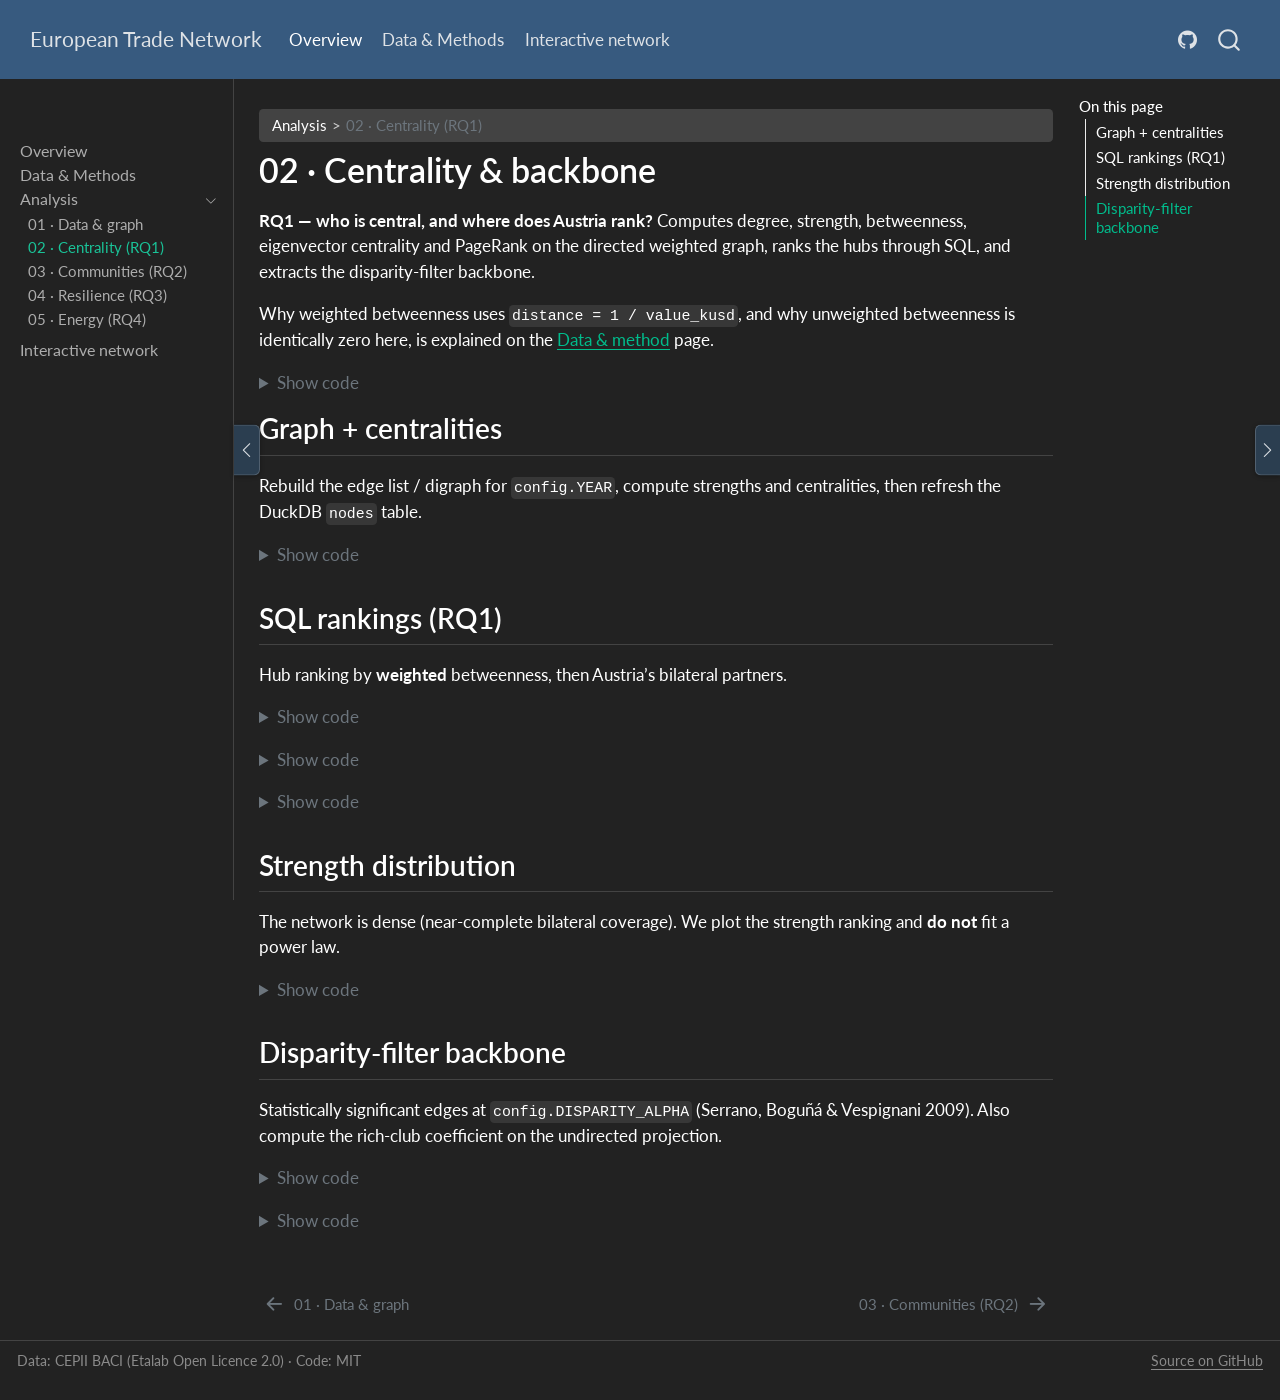
<file: notebooks/02_centrality_and_backbone.html>
<!DOCTYPE html>
<html xmlns="http://www.w3.org/1999/xhtml" lang="en" xml:lang="en"><head>

<meta charset="utf-8">
<meta name="generator" content="quarto-1.9.38">

<meta name="viewport" content="width=device-width, initial-scale=1.0, user-scalable=yes">


<title>02 · Centrality &amp; backbone – European Trade Network</title>
<style>
/* Default styles provided by pandoc.
** See https://pandoc.org/MANUAL.html#variables-for-html for config info.
*/
code{white-space: pre-wrap;}
span.smallcaps{font-variant: small-caps;}
div.columns{display: flex; gap: min(4vw, 1.5em);}
div.column{flex: auto; overflow-x: auto;}
div.hanging-indent{margin-left: 1.5em; text-indent: -1.5em;}
ul.task-list{list-style: none;}
ul.task-list li input[type="checkbox"] {
  width: 0.8em;
  margin: 0 0.8em 0.2em -1em; /* quarto-specific, see https://github.com/quarto-dev/quarto-cli/issues/4556 */ 
  vertical-align: middle;
}
/* CSS for syntax highlighting */
html { -webkit-text-size-adjust: 100%; }
pre > code.sourceCode { white-space: pre; position: relative; }
pre > code.sourceCode > span { display: inline-block; line-height: 1.25; }
pre > code.sourceCode > span:empty { height: 1.2em; }
.sourceCode { overflow: visible; }
code.sourceCode > span { color: inherit; text-decoration: inherit; }
div.sourceCode { margin: 1em 0; }
pre.sourceCode { margin: 0; }
@media screen {
div.sourceCode { overflow: auto; }
}
@media print {
pre > code.sourceCode { white-space: pre-wrap; }
pre > code.sourceCode > span { text-indent: -5em; padding-left: 5em; }
}
pre.numberSource code
  { counter-reset: source-line 0; }
pre.numberSource code > span
  { position: relative; left: -4em; counter-increment: source-line; }
pre.numberSource code > span > a:first-child::before
  { content: counter(source-line);
    position: relative; left: -1em; text-align: right; vertical-align: baseline;
    border: none; display: inline-block;
    -webkit-touch-callout: none; -webkit-user-select: none;
    -khtml-user-select: none; -moz-user-select: none;
    -ms-user-select: none; user-select: none;
    padding: 0 4px; width: 4em;
  }
pre.numberSource { margin-left: 3em;  padding-left: 4px; }
div.sourceCode
  {   }
@media screen {
pre > code.sourceCode > span > a:first-child::before { text-decoration: underline; }
}
</style>


<script src="../site_libs/quarto-nav/quarto-nav.js"></script>
<script src="../site_libs/quarto-nav/headroom.min.js"></script>
<script src="../site_libs/clipboard/clipboard.min.js"></script>
<script src="../site_libs/quarto-search/autocomplete.umd.js"></script>
<script src="../site_libs/quarto-search/fuse.min.js"></script>
<script src="../site_libs/quarto-search/quarto-search.js"></script>
<meta name="quarto:offset" content="../">
<link href="../notebooks/03_communities.html" rel="next">
<link href="../notebooks/01_data_and_graph.html" rel="prev">
<link href="../figures/headline/01_flow_map.png" rel="icon" type="image/png">
<script src="../site_libs/quarto-html/quarto.js" type="module"></script>
<script src="../site_libs/quarto-html/tabsets/tabsets.js" type="module"></script>
<script src="../site_libs/quarto-html/popper.min.js"></script>
<script src="../site_libs/quarto-html/tippy.umd.min.js"></script>
<script src="../site_libs/quarto-html/anchor.min.js"></script>
<link href="../site_libs/quarto-html/tippy.css" rel="stylesheet">
<link href="../site_libs/quarto-html/quarto-syntax-highlighting-dark-0a6b7249c26820e032cb0bd839ff02b1.css" rel="stylesheet" id="quarto-text-highlighting-styles">
<script src="../site_libs/bootstrap/bootstrap.min.js"></script>
<link href="../site_libs/bootstrap/bootstrap-icons.css" rel="stylesheet">
<link href="../site_libs/bootstrap/bootstrap-43b0b9101082ebe6ae2a87ce18083149.min.css" rel="stylesheet" append-hash="true" id="quarto-bootstrap" data-mode="dark">
<script id="quarto-search-options" type="application/json">{
  "location": "navbar",
  "copy-button": false,
  "collapse-after": 3,
  "panel-placement": "end",
  "type": "overlay",
  "limit": 50,
  "keyboard-shortcut": [
    "f",
    "/",
    "s"
  ],
  "show-item-context": false,
  "language": {
    "search-no-results-text": "No results",
    "search-matching-documents-text": "matching documents",
    "search-copy-link-title": "Copy link to search",
    "search-hide-matches-text": "Hide additional matches",
    "search-more-match-text": "more match in this document",
    "search-more-matches-text": "more matches in this document",
    "search-clear-button-title": "Clear",
    "search-text-placeholder": "",
    "search-detached-cancel-button-title": "Cancel",
    "search-submit-button-title": "Submit",
    "search-label": "Search"
  }
}</script>


<link rel="stylesheet" href="../styles/sidebar-toggles.css">
</head>

<body class="nav-sidebar docked nav-fixed quarto-light">

<div id="quarto-search-results"></div>
  <header id="quarto-header" class="headroom fixed-top">
    <nav class="navbar navbar-expand-lg " data-bs-theme="dark">
      <div class="navbar-container container-fluid">
      <div class="navbar-brand-container mx-auto">
    <a class="navbar-brand" href="../index.html">
    <span class="navbar-title">European Trade Network</span>
    </a>
  </div>
            <div id="quarto-search" class="" title="Search"></div>
          <button class="navbar-toggler" type="button" data-bs-toggle="collapse" data-bs-target="#navbarCollapse" aria-controls="navbarCollapse" role="menu" aria-expanded="false" aria-label="Toggle navigation" onclick="if (window.quartoToggleHeadroom) { window.quartoToggleHeadroom(); }">
  <span class="navbar-toggler-icon"></span>
</button>
          <div class="collapse navbar-collapse" id="navbarCollapse">
            <ul class="navbar-nav navbar-nav-scroll me-auto">
  <li class="nav-item">
    <a class="nav-link active" href="../index.html" aria-current="page"> 
<span class="menu-text">Overview</span></a>
  </li>  
  <li class="nav-item">
    <a class="nav-link" href="../data.html"> 
<span class="menu-text">Data &amp; Methods</span></a>
  </li>  
  <li class="nav-item">
    <a class="nav-link" href="../network.html"> 
<span class="menu-text">Interactive network</span></a>
  </li>  
</ul>
            <ul class="navbar-nav navbar-nav-scroll ms-auto">
  <li class="nav-item compact">
    <a class="nav-link" href="https://github.com/fatemeh-studio/eu-trade-network"> <i class="bi bi-github" role="img" aria-label="Source on GitHub">
</i> 
<span class="menu-text"></span></a>
  </li>  
</ul>
          </div> <!-- /navcollapse -->
            <div class="quarto-navbar-tools">
</div>
      </div> <!-- /container-fluid -->
    </nav>
  <nav class="quarto-secondary-nav">
    <div class="container-fluid d-flex">
      <button type="button" class="quarto-btn-toggle btn" data-bs-toggle="collapse" role="button" data-bs-target=".quarto-sidebar-collapse-item" aria-controls="quarto-sidebar" aria-expanded="false" aria-label="Toggle sidebar navigation" onclick="if (window.quartoToggleHeadroom) { window.quartoToggleHeadroom(); }">
        <i class="bi bi-layout-text-sidebar-reverse"></i>
      </button>
        <nav class="quarto-page-breadcrumbs" aria-label="breadcrumb"><ol class="breadcrumb"><li class="breadcrumb-item"><a href="../notebooks/01_data_and_graph.html">Analysis</a></li><li class="breadcrumb-item"><a href="../notebooks/02_centrality_and_backbone.html">02 · Centrality (RQ1)</a></li></ol></nav>
        <a class="flex-grow-1" role="navigation" data-bs-toggle="collapse" data-bs-target=".quarto-sidebar-collapse-item" aria-controls="quarto-sidebar" aria-expanded="false" aria-label="Toggle sidebar navigation" onclick="if (window.quartoToggleHeadroom) { window.quartoToggleHeadroom(); }">      
        </a>
      <button type="button" class="btn quarto-search-button" aria-label="Search" onclick="window.quartoOpenSearch();">
        <i class="bi bi-search"></i>
      </button>
    </div>
  </nav>
</header>
<!-- content -->
<div id="quarto-content" class="quarto-container page-columns page-rows-contents page-layout-article page-navbar">
<!-- sidebar -->
  <nav id="quarto-sidebar" class="sidebar collapse collapse-horizontal quarto-sidebar-collapse-item sidebar-navigation docked overflow-auto">
        <div class="mt-2 flex-shrink-0 align-items-center">
        <div class="sidebar-search">
        <div id="quarto-search" class="" title="Search"></div>
        </div>
        </div>
    <div class="sidebar-menu-container"> 
    <ul class="list-unstyled mt-1">
        <li class="sidebar-item">
  <div class="sidebar-item-container"> 
  <a href="../index.html" class="sidebar-item-text sidebar-link">
 <span class="menu-text">Overview</span></a>
  </div>
</li>
        <li class="sidebar-item">
  <div class="sidebar-item-container"> 
  <a href="../data.html" class="sidebar-item-text sidebar-link">
 <span class="menu-text">Data &amp; Methods</span></a>
  </div>
</li>
        <li class="sidebar-item sidebar-item-section">
      <div class="sidebar-item-container"> 
            <a class="sidebar-item-text sidebar-link text-start" data-bs-toggle="collapse" data-bs-target="#quarto-sidebar-section-1" role="navigation" aria-expanded="true">
 <span class="menu-text">Analysis</span></a>
          <a class="sidebar-item-toggle text-start" data-bs-toggle="collapse" data-bs-target="#quarto-sidebar-section-1" role="navigation" aria-expanded="true" aria-label="Toggle section">
            <i class="bi bi-chevron-right ms-2"></i>
          </a> 
      </div>
      <ul id="quarto-sidebar-section-1" class="collapse list-unstyled sidebar-section depth1 show">  
          <li class="sidebar-item">
  <div class="sidebar-item-container"> 
  <a href="../notebooks/01_data_and_graph.html" class="sidebar-item-text sidebar-link">
 <span class="menu-text">01 · Data &amp; graph</span></a>
  </div>
</li>
          <li class="sidebar-item">
  <div class="sidebar-item-container"> 
  <a href="../notebooks/02_centrality_and_backbone.html" class="sidebar-item-text sidebar-link active">
 <span class="menu-text">02 · Centrality (RQ1)</span></a>
  </div>
</li>
          <li class="sidebar-item">
  <div class="sidebar-item-container"> 
  <a href="../notebooks/03_communities.html" class="sidebar-item-text sidebar-link">
 <span class="menu-text">03 · Communities (RQ2)</span></a>
  </div>
</li>
          <li class="sidebar-item">
  <div class="sidebar-item-container"> 
  <a href="../notebooks/04_resilience.html" class="sidebar-item-text sidebar-link">
 <span class="menu-text">04 · Resilience (RQ3)</span></a>
  </div>
</li>
          <li class="sidebar-item">
  <div class="sidebar-item-container"> 
  <a href="../notebooks/05_energy_subnetwork.html" class="sidebar-item-text sidebar-link">
 <span class="menu-text">05 · Energy (RQ4)</span></a>
  </div>
</li>
      </ul>
  </li>
        <li class="sidebar-item">
  <div class="sidebar-item-container"> 
  <a href="../network.html" class="sidebar-item-text sidebar-link">
 <span class="menu-text">Interactive network</span></a>
  </div>
</li>
    </ul>
    </div>
</nav>
<div id="quarto-sidebar-glass" class="quarto-sidebar-collapse-item" data-bs-toggle="collapse" data-bs-target=".quarto-sidebar-collapse-item"></div>
<!-- margin-sidebar -->
    <div id="quarto-margin-sidebar" class="sidebar margin-sidebar">
        <nav id="TOC" role="doc-toc" class="toc-active">
    <h2 id="toc-title">On this page</h2>
   
  <ul>
  <li><a href="#graph-centralities" id="toc-graph-centralities" class="nav-link active" data-scroll-target="#graph-centralities">Graph + centralities</a></li>
  <li><a href="#sql-rankings-rq1" id="toc-sql-rankings-rq1" class="nav-link" data-scroll-target="#sql-rankings-rq1">SQL rankings (RQ1)</a></li>
  <li><a href="#strength-distribution" id="toc-strength-distribution" class="nav-link" data-scroll-target="#strength-distribution">Strength distribution</a></li>
  <li><a href="#disparity-filter-backbone" id="toc-disparity-filter-backbone" class="nav-link" data-scroll-target="#disparity-filter-backbone">Disparity-filter backbone</a></li>
  </ul>
</nav>
    </div>
<!-- main -->
<main class="content" id="quarto-document-content">

<header id="title-block-header" class="quarto-title-block default"><nav class="quarto-page-breadcrumbs quarto-title-breadcrumbs d-none d-lg-block" aria-label="breadcrumb"><ol class="breadcrumb"><li class="breadcrumb-item"><a href="../notebooks/01_data_and_graph.html">Analysis</a></li><li class="breadcrumb-item"><a href="../notebooks/02_centrality_and_backbone.html">02 · Centrality (RQ1)</a></li></ol></nav>
<div class="quarto-title">
<h1 class="title">02 · Centrality &amp; backbone</h1>
</div>



<div class="quarto-title-meta">

    
  
    
  </div>
  


</header>


<p><strong>RQ1 — who is central, and where does Austria rank?</strong> Computes degree, strength, betweenness, eigenvector centrality and PageRank on the directed weighted graph, ranks the hubs through SQL, and extracts the disparity-filter backbone.</p>
<p>Why weighted betweenness uses <code>distance = 1 / value_kusd</code>, and why unweighted betweenness is identically zero here, is explained on the <a href="../data.html">Data &amp; method</a> page.</p>
<div id="1" class="cell">
<details class="code-fold">
<summary>Show code</summary>
<div class="code-copy-outer-scaffold"><div class="sourceCode cell-code" id="cb1"><pre class="sourceCode python code-with-copy"><code class="sourceCode python"><span id="cb1-1"><a href="#cb1-1" aria-hidden="true" tabindex="-1"></a><span class="im">from</span> __future__ <span class="im">import</span> annotations</span>
<span id="cb1-2"><a href="#cb1-2" aria-hidden="true" tabindex="-1"></a></span>
<span id="cb1-3"><a href="#cb1-3" aria-hidden="true" tabindex="-1"></a><span class="im">import</span> pandas <span class="im">as</span> pd</span>
<span id="cb1-4"><a href="#cb1-4" aria-hidden="true" tabindex="-1"></a><span class="im">from</span> IPython.display <span class="im">import</span> Markdown, display</span>
<span id="cb1-5"><a href="#cb1-5" aria-hidden="true" tabindex="-1"></a></span>
<span id="cb1-6"><a href="#cb1-6" aria-hidden="true" tabindex="-1"></a><span class="im">from</span> eu_trade_network <span class="im">import</span> config, data_loader, db, graph, metrics, viz</span></code></pre></div><button title="Copy to Clipboard" class="code-copy-button"><i class="bi"></i></button></div>
</details>
</div>
<section id="graph-centralities" class="level2">
<h2 class="anchored" data-anchor-id="graph-centralities">Graph + centralities</h2>
<p>Rebuild the edge list / digraph for <code>config.YEAR</code>, compute strengths and centralities, then refresh the DuckDB <code>nodes</code> table.</p>
<div id="3" class="cell">
<details class="code-fold">
<summary>Show code</summary>
<div class="code-copy-outer-scaffold"><div class="sourceCode cell-code" id="cb2"><pre class="sourceCode python code-with-copy"><code class="sourceCode python"><span id="cb2-1"><a href="#cb2-1" aria-hidden="true" tabindex="-1"></a>edgelist <span class="op">=</span> data_loader.build_edgelist()</span>
<span id="cb2-2"><a href="#cb2-2" aria-hidden="true" tabindex="-1"></a>G <span class="op">=</span> graph.build_graph(edgelist)</span>
<span id="cb2-3"><a href="#cb2-3" aria-hidden="true" tabindex="-1"></a>summary <span class="op">=</span> graph.graph_summary(G)</span>
<span id="cb2-4"><a href="#cb2-4" aria-hidden="true" tabindex="-1"></a>cent <span class="op">=</span> metrics.compute_centralities(G)</span>
<span id="cb2-5"><a href="#cb2-5" aria-hidden="true" tabindex="-1"></a></span>
<span id="cb2-6"><a href="#cb2-6" aria-hidden="true" tabindex="-1"></a>node_meta <span class="op">=</span> (</span>
<span id="cb2-7"><a href="#cb2-7" aria-hidden="true" tabindex="-1"></a>    pd.DataFrame([{<span class="st">"iso3"</span>: n, <span class="op">**</span>attrs} <span class="cf">for</span> n, attrs <span class="kw">in</span> G.nodes(data<span class="op">=</span><span class="va">True</span>)])</span>
<span id="cb2-8"><a href="#cb2-8" aria-hidden="true" tabindex="-1"></a>    .sort_values(<span class="st">"iso3"</span>)</span>
<span id="cb2-9"><a href="#cb2-9" aria-hidden="true" tabindex="-1"></a>    .reset_index(drop<span class="op">=</span><span class="va">True</span>)</span>
<span id="cb2-10"><a href="#cb2-10" aria-hidden="true" tabindex="-1"></a>)</span>
<span id="cb2-11"><a href="#cb2-11" aria-hidden="true" tabindex="-1"></a>nodes_db <span class="op">=</span> node_meta.merge(cent, on<span class="op">=</span><span class="st">"iso3"</span>, how<span class="op">=</span><span class="st">"inner"</span>)</span>
<span id="cb2-12"><a href="#cb2-12" aria-hidden="true" tabindex="-1"></a></span>
<span id="cb2-13"><a href="#cb2-13" aria-hidden="true" tabindex="-1"></a>con <span class="op">=</span> db.<span class="ex">connect</span>()</span>
<span id="cb2-14"><a href="#cb2-14" aria-hidden="true" tabindex="-1"></a>db.init_schema(con)</span>
<span id="cb2-15"><a href="#cb2-15" aria-hidden="true" tabindex="-1"></a>db.write_table(</span>
<span id="cb2-16"><a href="#cb2-16" aria-hidden="true" tabindex="-1"></a>    con,</span>
<span id="cb2-17"><a href="#cb2-17" aria-hidden="true" tabindex="-1"></a>    <span class="st">"nodes"</span>,</span>
<span id="cb2-18"><a href="#cb2-18" aria-hidden="true" tabindex="-1"></a>    nodes_db[</span>
<span id="cb2-19"><a href="#cb2-19" aria-hidden="true" tabindex="-1"></a>        [</span>
<span id="cb2-20"><a href="#cb2-20" aria-hidden="true" tabindex="-1"></a>            <span class="st">"iso3"</span>,</span>
<span id="cb2-21"><a href="#cb2-21" aria-hidden="true" tabindex="-1"></a>            <span class="st">"name"</span>,</span>
<span id="cb2-22"><a href="#cb2-22" aria-hidden="true" tabindex="-1"></a>            <span class="st">"grp"</span>,</span>
<span id="cb2-23"><a href="#cb2-23" aria-hidden="true" tabindex="-1"></a>            <span class="st">"out_strength"</span>,</span>
<span id="cb2-24"><a href="#cb2-24" aria-hidden="true" tabindex="-1"></a>            <span class="st">"in_strength"</span>,</span>
<span id="cb2-25"><a href="#cb2-25" aria-hidden="true" tabindex="-1"></a>            <span class="st">"degree"</span>,</span>
<span id="cb2-26"><a href="#cb2-26" aria-hidden="true" tabindex="-1"></a>            <span class="st">"betweenness"</span>,</span>
<span id="cb2-27"><a href="#cb2-27" aria-hidden="true" tabindex="-1"></a>            <span class="st">"betweenness_u"</span>,</span>
<span id="cb2-28"><a href="#cb2-28" aria-hidden="true" tabindex="-1"></a>            <span class="st">"eigenvector"</span>,</span>
<span id="cb2-29"><a href="#cb2-29" aria-hidden="true" tabindex="-1"></a>            <span class="st">"pagerank"</span>,</span>
<span id="cb2-30"><a href="#cb2-30" aria-hidden="true" tabindex="-1"></a>        ]</span>
<span id="cb2-31"><a href="#cb2-31" aria-hidden="true" tabindex="-1"></a>    ],</span>
<span id="cb2-32"><a href="#cb2-32" aria-hidden="true" tabindex="-1"></a>)</span>
<span id="cb2-33"><a href="#cb2-33" aria-hidden="true" tabindex="-1"></a></span>
<span id="cb2-34"><a href="#cb2-34" aria-hidden="true" tabindex="-1"></a><span class="co"># Keep edges in sync if NB01 has not been run in this environment.</span></span>
<span id="cb2-35"><a href="#cb2-35" aria-hidden="true" tabindex="-1"></a>edges_db <span class="op">=</span> edgelist.copy()</span>
<span id="cb2-36"><a href="#cb2-36" aria-hidden="true" tabindex="-1"></a>edges_db[<span class="st">"year"</span>] <span class="op">=</span> config.YEAR</span>
<span id="cb2-37"><a href="#cb2-37" aria-hidden="true" tabindex="-1"></a>db.write_table(con, <span class="st">"edges"</span>, edges_db[[<span class="st">"exporter_iso3"</span>, <span class="st">"importer_iso3"</span>, <span class="st">"value_kusd"</span>, <span class="st">"year"</span>]])</span>
<span id="cb2-38"><a href="#cb2-38" aria-hidden="true" tabindex="-1"></a></span>
<span id="cb2-39"><a href="#cb2-39" aria-hidden="true" tabindex="-1"></a><span class="bu">print</span>(summary)</span>
<span id="cb2-40"><a href="#cb2-40" aria-hidden="true" tabindex="-1"></a><span class="bu">print</span>(<span class="ss">f"Updated </span><span class="sc">{</span><span class="bu">len</span>(nodes_db)<span class="sc">}</span><span class="ss"> nodes → </span><span class="sc">{</span>config<span class="sc">.</span>DB_PATH<span class="sc">}</span><span class="ss">"</span>)</span>
<span id="cb2-41"><a href="#cb2-41" aria-hidden="true" tabindex="-1"></a>cent.sort_values(<span class="st">"betweenness"</span>, ascending<span class="op">=</span><span class="va">False</span>).head(<span class="dv">10</span>)</span></code></pre></div><button title="Copy to Clipboard" class="code-copy-button"><i class="bi"></i></button></div>
</details>
</div>
</section>
<section id="sql-rankings-rq1" class="level2">
<h2 class="anchored" data-anchor-id="sql-rankings-rq1">SQL rankings (RQ1)</h2>
<p>Hub ranking by <strong>weighted</strong> betweenness, then Austria’s bilateral partners.</p>
<div id="5" class="cell">
<details class="code-fold">
<summary>Show code</summary>
<div class="code-copy-outer-scaffold"><div class="sourceCode cell-code" id="cb3"><pre class="sourceCode python code-with-copy"><code class="sourceCode python"><span id="cb3-1"><a href="#cb3-1" aria-hidden="true" tabindex="-1"></a>hubs <span class="op">=</span> db.read_sql(con, config.SQL_DIR <span class="op">/</span> <span class="st">"queries"</span> <span class="op">/</span> <span class="st">"01_top_hubs_by_betweenness.sql"</span>)</span>
<span id="cb3-2"><a href="#cb3-2" aria-hidden="true" tabindex="-1"></a>hubs</span></code></pre></div><button title="Copy to Clipboard" class="code-copy-button"><i class="bi"></i></button></div>
</details>
</div>
<div id="6" class="cell">
<details class="code-fold">
<summary>Show code</summary>
<div class="code-copy-outer-scaffold"><div class="sourceCode cell-code" id="cb4"><pre class="sourceCode python code-with-copy"><code class="sourceCode python"><span id="cb4-1"><a href="#cb4-1" aria-hidden="true" tabindex="-1"></a>aut_partners <span class="op">=</span> db.read_sql(con, config.SQL_DIR <span class="op">/</span> <span class="st">"queries"</span> <span class="op">/</span> <span class="st">"03_austria_trade_partners.sql"</span>)</span>
<span id="cb4-2"><a href="#cb4-2" aria-hidden="true" tabindex="-1"></a>aut_partners</span></code></pre></div><button title="Copy to Clipboard" class="code-copy-button"><i class="bi"></i></button></div>
</details>
</div>
<div id="7" class="cell">
<details class="code-fold">
<summary>Show code</summary>
<div class="code-copy-outer-scaffold"><div class="sourceCode cell-code" id="cb5"><pre class="sourceCode python code-with-copy"><code class="sourceCode python"><span id="cb5-1"><a href="#cb5-1" aria-hidden="true" tabindex="-1"></a>aut <span class="op">=</span> hubs.loc[hubs[<span class="st">"iso3"</span>] <span class="op">==</span> <span class="st">"AUT"</span>].iloc[<span class="dv">0</span>]</span>
<span id="cb5-2"><a href="#cb5-2" aria-hidden="true" tabindex="-1"></a>aut_pr_rank <span class="op">=</span> <span class="bu">int</span>(</span>
<span id="cb5-3"><a href="#cb5-3" aria-hidden="true" tabindex="-1"></a>    hubs.sort_values(<span class="st">"pagerank"</span>, ascending<span class="op">=</span><span class="va">False</span>)</span>
<span id="cb5-4"><a href="#cb5-4" aria-hidden="true" tabindex="-1"></a>    .reset_index(drop<span class="op">=</span><span class="va">True</span>)</span>
<span id="cb5-5"><a href="#cb5-5" aria-hidden="true" tabindex="-1"></a>    .assign(r<span class="op">=</span><span class="kw">lambda</span> d: d.index <span class="op">+</span> <span class="dv">1</span>)</span>
<span id="cb5-6"><a href="#cb5-6" aria-hidden="true" tabindex="-1"></a>    .loc[<span class="kw">lambda</span> d: d[<span class="st">"iso3"</span>] <span class="op">==</span> <span class="st">"AUT"</span>, <span class="st">"r"</span>]</span>
<span id="cb5-7"><a href="#cb5-7" aria-hidden="true" tabindex="-1"></a>    .iloc[<span class="dv">0</span>]</span>
<span id="cb5-8"><a href="#cb5-8" aria-hidden="true" tabindex="-1"></a>)</span>
<span id="cb5-9"><a href="#cb5-9" aria-hidden="true" tabindex="-1"></a>aut_str_rank <span class="op">=</span> <span class="bu">int</span>(</span>
<span id="cb5-10"><a href="#cb5-10" aria-hidden="true" tabindex="-1"></a>    cent.sort_values(<span class="st">"out_strength"</span>, ascending<span class="op">=</span><span class="va">False</span>)</span>
<span id="cb5-11"><a href="#cb5-11" aria-hidden="true" tabindex="-1"></a>    .reset_index(drop<span class="op">=</span><span class="va">True</span>)</span>
<span id="cb5-12"><a href="#cb5-12" aria-hidden="true" tabindex="-1"></a>    .assign(r<span class="op">=</span><span class="kw">lambda</span> d: d.index <span class="op">+</span> <span class="dv">1</span>)</span>
<span id="cb5-13"><a href="#cb5-13" aria-hidden="true" tabindex="-1"></a>    .loc[<span class="kw">lambda</span> d: d[<span class="st">"iso3"</span>] <span class="op">==</span> <span class="st">"AUT"</span>, <span class="st">"r"</span>]</span>
<span id="cb5-14"><a href="#cb5-14" aria-hidden="true" tabindex="-1"></a>    .iloc[<span class="dv">0</span>]</span>
<span id="cb5-15"><a href="#cb5-15" aria-hidden="true" tabindex="-1"></a>)</span>
<span id="cb5-16"><a href="#cb5-16" aria-hidden="true" tabindex="-1"></a>n_zero_b <span class="op">=</span> <span class="bu">int</span>((hubs[<span class="st">"betweenness"</span>] <span class="op">==</span> <span class="dv">0</span>).<span class="bu">sum</span>())</span>
<span id="cb5-17"><a href="#cb5-17" aria-hidden="true" tabindex="-1"></a>n_pos_b <span class="op">=</span> <span class="bu">int</span>((hubs[<span class="st">"betweenness"</span>] <span class="op">&gt;</span> <span class="dv">0</span>).<span class="bu">sum</span>())</span>
<span id="cb5-18"><a href="#cb5-18" aria-hidden="true" tabindex="-1"></a>top_hub <span class="op">=</span> hubs.iloc[<span class="dv">0</span>]</span>
<span id="cb5-19"><a href="#cb5-19" aria-hidden="true" tabindex="-1"></a></span>
<span id="cb5-20"><a href="#cb5-20" aria-hidden="true" tabindex="-1"></a>display(</span>
<span id="cb5-21"><a href="#cb5-21" aria-hidden="true" tabindex="-1"></a>    Markdown(</span>
<span id="cb5-22"><a href="#cb5-22" aria-hidden="true" tabindex="-1"></a>        <span class="ss">f"**</span><span class="sc">{</span>top_hub[<span class="st">'name'</span>]<span class="sc">}</span><span class="ss"> leads, and position is not volume.** "</span></span>
<span id="cb5-23"><a href="#cb5-23" aria-hidden="true" tabindex="-1"></a>        <span class="ss">f"</span><span class="sc">{</span>top_hub[<span class="st">'name'</span>]<span class="sc">}</span><span class="ss"> (</span><span class="sc">{</span>top_hub[<span class="st">'iso3'</span>]<span class="sc">}</span><span class="ss">) scores "</span></span>
<span id="cb5-24"><a href="#cb5-24" aria-hidden="true" tabindex="-1"></a>        <span class="ss">f"</span><span class="sc">{</span><span class="bu">float</span>(top_hub[<span class="st">'betweenness'</span>])<span class="sc">:.3f}</span><span class="ss"> on weighted betweenness. Only </span><span class="sc">{</span>n_pos_b<span class="sc">}</span><span class="ss"> of "</span></span>
<span id="cb5-25"><a href="#cb5-25" aria-hidden="true" tabindex="-1"></a>        <span class="ss">f"</span><span class="sc">{</span><span class="bu">len</span>(hubs)<span class="sc">}</span><span class="ss"> economies score above zero at all, because the digraph is complete "</span></span>
<span id="cb5-26"><a href="#cb5-26" aria-hidden="true" tabindex="-1"></a>        <span class="ss">f"(density = </span><span class="sc">{</span>summary[<span class="st">'density'</span>]<span class="sc">:.2f}</span><span class="ss">): for most pairs the direct link is already "</span></span>
<span id="cb5-27"><a href="#cb5-27" aria-hidden="true" tabindex="-1"></a>        <span class="ss">f"the cheapest path, so nobody sits between them.</span><span class="ch">\n\n</span><span class="ss">"</span></span>
<span id="cb5-28"><a href="#cb5-28" aria-hidden="true" tabindex="-1"></a>        <span class="ss">f"**Austria is not a bridge.** It is one of the </span><span class="sc">{</span>n_zero_b<span class="sc">}</span><span class="ss"> economies with "</span></span>
<span id="cb5-29"><a href="#cb5-29" aria-hidden="true" tabindex="-1"></a>        <span class="ss">f"betweenness = 0 — the SQL rank of </span><span class="sc">{</span><span class="bu">int</span>(aut[<span class="st">'rank'</span>])<span class="sc">}</span><span class="ss"> is an arbitrary tie-break "</span></span>
<span id="cb5-30"><a href="#cb5-30" aria-hidden="true" tabindex="-1"></a>        <span class="ss">f"among those zeros, not a ranking. Its partners already trade with each other "</span></span>
<span id="cb5-31"><a href="#cb5-31" aria-hidden="true" tabindex="-1"></a>        <span class="ss">f"directly. By export strength Austria is </span><span class="sc">{</span>aut_str_rank<span class="sc">}</span><span class="ss">th of </span><span class="sc">{</span><span class="bu">len</span>(hubs)<span class="sc">}</span><span class="ss"> and by "</span></span>
<span id="cb5-32"><a href="#cb5-32" aria-hidden="true" tabindex="-1"></a>        <span class="ss">f"PageRank </span><span class="sc">{</span>aut_pr_rank<span class="sc">}</span><span class="ss">th: a mid-tier EU economy whose largest partner is Germany "</span></span>
<span id="cb5-33"><a href="#cb5-33" aria-hidden="true" tabindex="-1"></a>        <span class="ss">f"on both sides of the trade balance."</span></span>
<span id="cb5-34"><a href="#cb5-34" aria-hidden="true" tabindex="-1"></a>    )</span>
<span id="cb5-35"><a href="#cb5-35" aria-hidden="true" tabindex="-1"></a>)</span></code></pre></div><button title="Copy to Clipboard" class="code-copy-button"><i class="bi"></i></button></div>
</details>
</div>
</section>
<section id="strength-distribution" class="level2">
<h2 class="anchored" data-anchor-id="strength-distribution">Strength distribution</h2>
<p>The network is dense (near-complete bilateral coverage). We plot the strength ranking and <strong>do not</strong> fit a power law.</p>
<div id="9" class="cell">
<details class="code-fold">
<summary>Show code</summary>
<div class="code-copy-outer-scaffold"><div class="sourceCode cell-code" id="cb6"><pre class="sourceCode python code-with-copy"><code class="sourceCode python"><span id="cb6-1"><a href="#cb6-1" aria-hidden="true" tabindex="-1"></a>fig_strength <span class="op">=</span> viz.plot_degree_distribution(cent)</span>
<span id="cb6-2"><a href="#cb6-2" aria-hidden="true" tabindex="-1"></a>fig_strength.show()</span></code></pre></div><button title="Copy to Clipboard" class="code-copy-button"><i class="bi"></i></button></div>
</details>
</div>
</section>
<section id="disparity-filter-backbone" class="level2">
<h2 class="anchored" data-anchor-id="disparity-filter-backbone">Disparity-filter backbone</h2>
<p>Statistically significant edges at <code>config.DISPARITY_ALPHA</code> (Serrano, Boguñá &amp; Vespignani 2009). Also compute the rich-club coefficient on the undirected projection.</p>
<div id="11" class="cell">
<details class="code-fold">
<summary>Show code</summary>
<div class="code-copy-outer-scaffold"><div class="sourceCode cell-code" id="cb7"><pre class="sourceCode python code-with-copy"><code class="sourceCode python"><span id="cb7-1"><a href="#cb7-1" aria-hidden="true" tabindex="-1"></a>backbone <span class="op">=</span> metrics.disparity_filter(G, alpha<span class="op">=</span>config.DISPARITY_ALPHA)</span>
<span id="cb7-2"><a href="#cb7-2" aria-hidden="true" tabindex="-1"></a>bb_edges <span class="op">=</span> pd.DataFrame(</span>
<span id="cb7-3"><a href="#cb7-3" aria-hidden="true" tabindex="-1"></a>    [</span>
<span id="cb7-4"><a href="#cb7-4" aria-hidden="true" tabindex="-1"></a>        {<span class="st">"exporter_iso3"</span>: u, <span class="st">"importer_iso3"</span>: v, <span class="st">"value_kusd"</span>: <span class="bu">float</span>(d[<span class="st">"weight"</span>])}</span>
<span id="cb7-5"><a href="#cb7-5" aria-hidden="true" tabindex="-1"></a>        <span class="cf">for</span> u, v, d <span class="kw">in</span> backbone.edges(data<span class="op">=</span><span class="va">True</span>)</span>
<span id="cb7-6"><a href="#cb7-6" aria-hidden="true" tabindex="-1"></a>    ]</span>
<span id="cb7-7"><a href="#cb7-7" aria-hidden="true" tabindex="-1"></a>)</span>
<span id="cb7-8"><a href="#cb7-8" aria-hidden="true" tabindex="-1"></a>rc <span class="op">=</span> metrics.rich_club(G)</span>
<span id="cb7-9"><a href="#cb7-9" aria-hidden="true" tabindex="-1"></a></span>
<span id="cb7-10"><a href="#cb7-10" aria-hidden="true" tabindex="-1"></a><span class="bu">print</span>(</span>
<span id="cb7-11"><a href="#cb7-11" aria-hidden="true" tabindex="-1"></a>    <span class="ss">f"Backbone keeps </span><span class="sc">{</span>backbone<span class="sc">.</span>number_of_edges()<span class="sc">}</span><span class="ss"> / </span><span class="sc">{</span>G<span class="sc">.</span>number_of_edges()<span class="sc">}</span><span class="ss"> edges "</span></span>
<span id="cb7-12"><a href="#cb7-12" aria-hidden="true" tabindex="-1"></a>    <span class="ss">f"at alpha=</span><span class="sc">{</span>config<span class="sc">.</span>DISPARITY_ALPHA<span class="sc">}</span><span class="ss">"</span></span>
<span id="cb7-13"><a href="#cb7-13" aria-hidden="true" tabindex="-1"></a>)</span>
<span id="cb7-14"><a href="#cb7-14" aria-hidden="true" tabindex="-1"></a>rc.tail(<span class="dv">10</span>)</span></code></pre></div><button title="Copy to Clipboard" class="code-copy-button"><i class="bi"></i></button></div>
</details>
</div>
<div id="12" class="cell">
<details class="code-fold">
<summary>Show code</summary>
<div class="code-copy-outer-scaffold"><div class="sourceCode cell-code" id="cb8"><pre class="sourceCode python code-with-copy"><code class="sourceCode python"><span id="cb8-1"><a href="#cb8-1" aria-hidden="true" tabindex="-1"></a><span class="co"># Two-panel backbone map: Europe detail + global context (kaleido-safe).</span></span>
<span id="cb8-2"><a href="#cb8-2" aria-hidden="true" tabindex="-1"></a>fig_backbone <span class="op">=</span> viz.plot_backbone_map(</span>
<span id="cb8-3"><a href="#cb8-3" aria-hidden="true" tabindex="-1"></a>    bb_edges,</span>
<span id="cb8-4"><a href="#cb8-4" aria-hidden="true" tabindex="-1"></a>    nodes_db,</span>
<span id="cb8-5"><a href="#cb8-5" aria-hidden="true" tabindex="-1"></a>    title<span class="op">=</span>(</span>
<span id="cb8-6"><a href="#cb8-6" aria-hidden="true" tabindex="-1"></a>        <span class="ss">f"Disparity-filter backbone (α=</span><span class="sc">{</span>config<span class="sc">.</span>DISPARITY_ALPHA<span class="sc">}</span><span class="ss">): "</span></span>
<span id="cb8-7"><a href="#cb8-7" aria-hidden="true" tabindex="-1"></a>        <span class="ss">f"</span><span class="sc">{</span>backbone<span class="sc">.</span>number_of_edges()<span class="sc">}</span><span class="ss"> significant edges"</span></span>
<span id="cb8-8"><a href="#cb8-8" aria-hidden="true" tabindex="-1"></a>    ),</span>
<span id="cb8-9"><a href="#cb8-9" aria-hidden="true" tabindex="-1"></a>)</span>
<span id="cb8-10"><a href="#cb8-10" aria-hidden="true" tabindex="-1"></a>out <span class="op">=</span> viz.save_fig(fig_backbone, <span class="st">"02_backbone_map.png"</span>, headline<span class="op">=</span><span class="va">True</span>)</span>
<span id="cb8-11"><a href="#cb8-11" aria-hidden="true" tabindex="-1"></a><span class="bu">print</span>(<span class="ss">f"Saved </span><span class="sc">{</span>out<span class="sc">}</span><span class="ss">"</span>)</span>
<span id="cb8-12"><a href="#cb8-12" aria-hidden="true" tabindex="-1"></a>fig_backbone.show()</span>
<span id="cb8-13"><a href="#cb8-13" aria-hidden="true" tabindex="-1"></a></span>
<span id="cb8-14"><a href="#cb8-14" aria-hidden="true" tabindex="-1"></a>con.close()</span></code></pre></div><button title="Copy to Clipboard" class="code-copy-button"><i class="bi"></i></button></div>
</details>
</div>


</section>

</main> <!-- /main -->
<script>
(() => {
  const STORAGE_KEY = "etn-sidebar-rails";
  const LEFT = "etn-hide-sidebar";
  const RIGHT = "etn-hide-toc";

  function canPersist() {
    try {
      return window.location.protocol !== "file:";
    } catch {
      return false;
    }
  }

  function loadState() {
    if (!canPersist()) {
      return { left: false, right: false };
    }
    try {
      const raw = window.localStorage.getItem(STORAGE_KEY);
      if (!raw) {
        return { left: false, right: false };
      }
      const parsed = JSON.parse(raw);
      return {
        left: Boolean(parsed.left),
        right: Boolean(parsed.right),
      };
    } catch {
      return { left: false, right: false };
    }
  }

  function saveState(state) {
    if (!canPersist()) {
      return;
    }
    try {
      window.localStorage.setItem(STORAGE_KEY, JSON.stringify(state));
    } catch {
      /* ignore quota / private mode */
    }
  }

  function applyState(state) {
    document.body.classList.toggle(LEFT, state.left);
    document.body.classList.toggle(RIGHT, state.right);

    const leftBtn = document.getElementById("etn-toggle-left");
    const rightBtn = document.getElementById("etn-toggle-right");
    if (leftBtn) {
      leftBtn.setAttribute("aria-pressed", String(state.left));
      leftBtn.title = state.left ? "Show left sidebar" : "Hide left sidebar";
      leftBtn.setAttribute(
        "aria-label",
        state.left ? "Show left sidebar" : "Hide left sidebar",
      );
      leftBtn.innerHTML = state.left
        ? '<i class="bi bi-chevron-right" aria-hidden="true"></i>'
        : '<i class="bi bi-chevron-left" aria-hidden="true"></i>';
    }
    if (rightBtn) {
      rightBtn.setAttribute("aria-pressed", String(state.right));
      rightBtn.title = state.right ? "Show right sidebar" : "Hide right sidebar";
      rightBtn.setAttribute(
        "aria-label",
        state.right ? "Show right sidebar" : "Hide right sidebar",
      );
      rightBtn.innerHTML = state.right
        ? '<i class="bi bi-chevron-left" aria-hidden="true"></i>'
        : '<i class="bi bi-chevron-right" aria-hidden="true"></i>';
    }

    window.dispatchEvent(new Event("resize"));
  }

  function syncSidebarWidth() {
    const sidebar = document.getElementById("quarto-sidebar");
    if (!sidebar) {
      return;
    }
    const width = Math.round(sidebar.getBoundingClientRect().width);
    if (width > 0) {
      document.body.style.setProperty("--etn-sidebar-width", `${width}px`);
    }
  }

  function ensureButtons() {
    if (!document.getElementById("etn-toggle-left")) {
      const left = document.createElement("button");
      left.type = "button";
      left.id = "etn-toggle-left";
      left.className = "etn-rail-toggle etn-rail-toggle-left";
      document.body.appendChild(left);
    }
    if (!document.getElementById("etn-toggle-right")) {
      const right = document.createElement("button");
      right.type = "button";
      right.id = "etn-toggle-right";
      right.className = "etn-rail-toggle etn-rail-toggle-right";
      document.body.appendChild(right);
    }

    const hasToc = Boolean(document.getElementById("quarto-margin-sidebar"));
    document.body.classList.toggle("etn-no-toc", !hasToc);
  }

  document.addEventListener("DOMContentLoaded", () => {
    ensureButtons();
    syncSidebarWidth();

    const state = loadState();
    applyState(state);

    document.getElementById("etn-toggle-left")?.addEventListener("click", () => {
      state.left = !state.left;
      saveState(state);
      applyState(state);
      window.requestAnimationFrame(syncSidebarWidth);
    });

    document
      .getElementById("etn-toggle-right")
      ?.addEventListener("click", () => {
        state.right = !state.right;
        saveState(state);
        applyState(state);
      });

    window.addEventListener("resize", syncSidebarWidth);
  });
})();
</script>
<script id="quarto-html-after-body" type="application/javascript">
  window.document.addEventListener("DOMContentLoaded", function (event) {
    const icon = "";
    const anchorJS = new window.AnchorJS();
    anchorJS.options = {
      placement: 'right',
      icon: icon
    };
    anchorJS.add('.anchored');
    const isCodeAnnotation = (el) => {
      for (const clz of el.classList) {
        if (clz.startsWith('code-annotation-')) {                     
          return true;
        }
      }
      return false;
    }
    const onCopySuccess = function(e) {
      // button target
      const button = e.trigger;
      // don't keep focus
      button.blur();
      // flash "checked"
      button.classList.add('code-copy-button-checked');
      var currentTitle = button.getAttribute("title");
      button.setAttribute("title", "Copied!");
      let tooltip;
      if (window.bootstrap) {
        button.setAttribute("data-bs-toggle", "tooltip");
        button.setAttribute("data-bs-placement", "left");
        button.setAttribute("data-bs-title", "Copied!");
        tooltip = new bootstrap.Tooltip(button, 
          { trigger: "manual", 
            customClass: "code-copy-button-tooltip",
            offset: [0, -8]});
        tooltip.show();    
      }
      setTimeout(function() {
        if (tooltip) {
          tooltip.hide();
          button.removeAttribute("data-bs-title");
          button.removeAttribute("data-bs-toggle");
          button.removeAttribute("data-bs-placement");
        }
        button.setAttribute("title", currentTitle);
        button.classList.remove('code-copy-button-checked');
      }, 1000);
      // clear code selection
      e.clearSelection();
    }
    const getTextToCopy = function(trigger) {
      const outerScaffold = trigger.parentElement.cloneNode(true);
      const codeEl = outerScaffold.querySelector('code');
      for (const childEl of codeEl.children) {
        if (isCodeAnnotation(childEl)) {
          childEl.remove();
        }
      }
      return codeEl.innerText;
    }
    const clipboard = new window.ClipboardJS('.code-copy-button:not([data-in-quarto-modal])', {
      text: getTextToCopy
    });
    clipboard.on('success', onCopySuccess);
    if (window.document.getElementById('quarto-embedded-source-code-modal')) {
      const clipboardModal = new window.ClipboardJS('.code-copy-button[data-in-quarto-modal]', {
        text: getTextToCopy,
        container: window.document.getElementById('quarto-embedded-source-code-modal')
      });
      clipboardModal.on('success', onCopySuccess);
    }
      var localhostRegex = new RegExp(/^(?:http|https):\/\/localhost\:?[0-9]*\//);
      var mailtoRegex = new RegExp(/^mailto:/);
        var filterRegex = new RegExp("https:\/\/fatemeh-studio\.github\.io\/eu-trade-network\/");
      var isInternal = (href) => {
          return filterRegex.test(href) || localhostRegex.test(href) || mailtoRegex.test(href);
      }
      // Inspect non-navigation links and adorn them if external
     var links = window.document.querySelectorAll('a[href]:not(.nav-link):not(.navbar-brand):not(.toc-action):not(.sidebar-link):not(.sidebar-item-toggle):not(.pagination-link):not(.no-external):not([aria-hidden]):not(.dropdown-item):not(.quarto-navigation-tool):not(.about-link)');
      for (var i=0; i<links.length; i++) {
        const link = links[i];
        if (!isInternal(link.href)) {
          // undo the damage that might have been done by quarto-nav.js in the case of
          // links that we want to consider external
          if (link.dataset.originalHref !== undefined) {
            link.href = link.dataset.originalHref;
          }
        }
      }
    function tippyHover(el, contentFn, onTriggerFn, onUntriggerFn) {
      const config = {
        allowHTML: true,
        maxWidth: 500,
        delay: 100,
        arrow: false,
        appendTo: function(el) {
            return el.parentElement;
        },
        interactive: true,
        interactiveBorder: 10,
        theme: 'quarto',
        placement: 'bottom-start',
      };
      if (contentFn) {
        config.content = contentFn;
      }
      if (onTriggerFn) {
        config.onTrigger = onTriggerFn;
      }
      if (onUntriggerFn) {
        config.onUntrigger = onUntriggerFn;
      }
      window.tippy(el, config); 
    }
    const noterefs = window.document.querySelectorAll('a[role="doc-noteref"]');
    for (var i=0; i<noterefs.length; i++) {
      const ref = noterefs[i];
      tippyHover(ref, function() {
        // use id or data attribute instead here
        let href = ref.getAttribute('data-footnote-href') || ref.getAttribute('href');
        try { href = new URL(href).hash; } catch {}
        const id = href.replace(/^#\/?/, "");
        const note = window.document.getElementById(id);
        if (note) {
          return note.innerHTML;
        } else {
          return "";
        }
      });
    }
    const xrefs = window.document.querySelectorAll('a.quarto-xref');
    const processXRef = (id, note) => {
      // Strip column container classes
      const stripColumnClz = (el) => {
        el.classList.remove("page-full", "page-columns");
        if (el.children) {
          for (const child of el.children) {
            stripColumnClz(child);
          }
        }
      }
      stripColumnClz(note)
      if (id === null || id.startsWith('sec-')) {
        // Special case sections, only their first couple elements
        const container = document.createElement("div");
        if (note.children && note.children.length > 2) {
          container.appendChild(note.children[0].cloneNode(true));
          for (let i = 1; i < note.children.length; i++) {
            const child = note.children[i];
            if (child.tagName === "P" && child.innerText === "") {
              continue;
            } else {
              container.appendChild(child.cloneNode(true));
              break;
            }
          }
          if (window.Quarto?.typesetMath) {
            window.Quarto.typesetMath(container);
          }
          return container.innerHTML
        } else {
          if (window.Quarto?.typesetMath) {
            window.Quarto.typesetMath(note);
          }
          return note.innerHTML;
        }
      } else {
        // Remove any anchor links if they are present
        const anchorLink = note.querySelector('a.anchorjs-link');
        if (anchorLink) {
          anchorLink.remove();
        }
        if (window.Quarto?.typesetMath) {
          window.Quarto.typesetMath(note);
        }
        if (note.classList.contains("callout")) {
          return note.outerHTML;
        } else {
          return note.innerHTML;
        }
      }
    }
    for (var i=0; i<xrefs.length; i++) {
      const xref = xrefs[i];
      tippyHover(xref, undefined, function(instance) {
        instance.disable();
        let url = xref.getAttribute('href');
        let hash = undefined; 
        if (url.startsWith('#')) {
          hash = url;
        } else {
          try { hash = new URL(url).hash; } catch {}
        }
        if (hash) {
          const id = hash.replace(/^#\/?/, "");
          const note = window.document.getElementById(id);
          if (note !== null) {
            try {
              const html = processXRef(id, note.cloneNode(true));
              instance.setContent(html);
            } finally {
              instance.enable();
              instance.show();
            }
          } else {
            // See if we can fetch this
            fetch(url.split('#')[0])
            .then(res => res.text())
            .then(html => {
              const parser = new DOMParser();
              const htmlDoc = parser.parseFromString(html, "text/html");
              const note = htmlDoc.getElementById(id);
              if (note !== null) {
                const html = processXRef(id, note);
                instance.setContent(html);
              } 
            }).finally(() => {
              instance.enable();
              instance.show();
            });
          }
        } else {
          // See if we can fetch a full url (with no hash to target)
          // This is a special case and we should probably do some content thinning / targeting
          fetch(url)
          .then(res => res.text())
          .then(html => {
            const parser = new DOMParser();
            const htmlDoc = parser.parseFromString(html, "text/html");
            const note = htmlDoc.querySelector('main.content');
            if (note !== null) {
              // This should only happen for chapter cross references
              // (since there is no id in the URL)
              // remove the first header
              if (note.children.length > 0 && note.children[0].tagName === "HEADER") {
                note.children[0].remove();
              }
              const html = processXRef(null, note);
              instance.setContent(html);
            } 
          }).finally(() => {
            instance.enable();
            instance.show();
          });
        }
      }, function(instance) {
      });
    }
        let selectedAnnoteEl;
        const selectorForAnnotation = ( cell, annotation) => {
          let cellAttr = 'data-code-cell="' + cell + '"';
          let lineAttr = 'data-code-annotation="' +  annotation + '"';
          const selector = 'span[' + cellAttr + '][' + lineAttr + ']';
          return selector;
        }
        const selectCodeLines = (annoteEl) => {
          const doc = window.document;
          const targetCell = annoteEl.getAttribute("data-target-cell");
          const targetAnnotation = annoteEl.getAttribute("data-target-annotation");
          const annoteSpan = window.document.querySelector(selectorForAnnotation(targetCell, targetAnnotation));
          const lines = annoteSpan.getAttribute("data-code-lines").split(",");
          const lineIds = lines.map((line) => {
            return targetCell + "-" + line;
          })
          let top = null;
          let height = null;
          let parent = null;
          if (lineIds.length > 0) {
              //compute the position of the single el (top and bottom and make a div)
              const el = window.document.getElementById(lineIds[0]);
              top = el.offsetTop;
              height = el.offsetHeight;
              parent = el.parentElement.parentElement;
            if (lineIds.length > 1) {
              const lastEl = window.document.getElementById(lineIds[lineIds.length - 1]);
              const bottom = lastEl.offsetTop + lastEl.offsetHeight;
              height = bottom - top;
            }
            if (top !== null && height !== null && parent !== null) {
              // cook up a div (if necessary) and position it 
              let div = window.document.getElementById("code-annotation-line-highlight");
              if (div === null) {
                div = window.document.createElement("div");
                div.setAttribute("id", "code-annotation-line-highlight");
                div.style.position = 'absolute';
                parent.appendChild(div);
              }
              div.style.top = top - 2 + "px";
              div.style.height = height + 4 + "px";
              div.style.left = 0;
              let gutterDiv = window.document.getElementById("code-annotation-line-highlight-gutter");
              if (gutterDiv === null) {
                gutterDiv = window.document.createElement("div");
                gutterDiv.setAttribute("id", "code-annotation-line-highlight-gutter");
                gutterDiv.style.position = 'absolute';
                const codeCell = window.document.getElementById(targetCell);
                const gutter = codeCell.querySelector('.code-annotation-gutter');
                gutter.appendChild(gutterDiv);
              }
              gutterDiv.style.top = top - 2 + "px";
              gutterDiv.style.height = height + 4 + "px";
            }
            selectedAnnoteEl = annoteEl;
          }
        };
        const unselectCodeLines = () => {
          const elementsIds = ["code-annotation-line-highlight", "code-annotation-line-highlight-gutter"];
          elementsIds.forEach((elId) => {
            const div = window.document.getElementById(elId);
            if (div) {
              div.remove();
            }
          });
          selectedAnnoteEl = undefined;
        };
          // Handle positioning of the toggle
      window.addEventListener(
        "resize",
        throttle(() => {
          elRect = undefined;
          if (selectedAnnoteEl) {
            selectCodeLines(selectedAnnoteEl);
          }
        }, 10)
      );
      function throttle(fn, ms) {
      let throttle = false;
      let timer;
        return (...args) => {
          if(!throttle) { // first call gets through
              fn.apply(this, args);
              throttle = true;
          } else { // all the others get throttled
              if(timer) clearTimeout(timer); // cancel #2
              timer = setTimeout(() => {
                fn.apply(this, args);
                timer = throttle = false;
              }, ms);
          }
        };
      }
        // Attach click handler to the DT
        const annoteDls = window.document.querySelectorAll('dt[data-target-cell]');
        for (const annoteDlNode of annoteDls) {
          annoteDlNode.addEventListener('click', (event) => {
            const clickedEl = event.target;
            if (clickedEl !== selectedAnnoteEl) {
              unselectCodeLines();
              const activeEl = window.document.querySelector('dt[data-target-cell].code-annotation-active');
              if (activeEl) {
                activeEl.classList.remove('code-annotation-active');
              }
              selectCodeLines(clickedEl);
              clickedEl.classList.add('code-annotation-active');
            } else {
              // Unselect the line
              unselectCodeLines();
              clickedEl.classList.remove('code-annotation-active');
            }
          });
        }
    const findCites = (el) => {
      const parentEl = el.parentElement;
      if (parentEl) {
        const cites = parentEl.dataset.cites;
        if (cites) {
          return {
            el,
            cites: cites.split(' ')
          };
        } else {
          return findCites(el.parentElement)
        }
      } else {
        return undefined;
      }
    };
    var bibliorefs = window.document.querySelectorAll('a[role="doc-biblioref"]');
    for (var i=0; i<bibliorefs.length; i++) {
      const ref = bibliorefs[i];
      const citeInfo = findCites(ref);
      if (citeInfo) {
        tippyHover(citeInfo.el, function() {
          var popup = window.document.createElement('div');
          citeInfo.cites.forEach(function(cite) {
            var citeDiv = window.document.createElement('div');
            citeDiv.classList.add('hanging-indent');
            citeDiv.classList.add('csl-entry');
            var biblioDiv = window.document.getElementById('ref-' + cite);
            if (biblioDiv) {
              citeDiv.innerHTML = biblioDiv.innerHTML;
            }
            popup.appendChild(citeDiv);
          });
          return popup.innerHTML;
        });
      }
    }
  });
  </script>
<nav class="page-navigation">
  <div class="nav-page nav-page-previous">
      <a href="../notebooks/01_data_and_graph.html" class="pagination-link" aria-label="01 · Data &amp; graph">
        <i class="bi bi-arrow-left-short"></i> <span class="nav-page-text">01 · Data &amp; graph</span>
      </a>          
  </div>
  <div class="nav-page nav-page-next">
      <a href="../notebooks/03_communities.html" class="pagination-link" aria-label="03 · Communities (RQ2)">
        <span class="nav-page-text">03 · Communities (RQ2)</span> <i class="bi bi-arrow-right-short"></i>
      </a>
  </div>
</nav>
</div> <!-- /content -->
<footer class="footer">
  <div class="nav-footer">
    <div class="nav-footer-left">
<p>Data: CEPII BACI (Etalab Open Licence 2.0) · Code: MIT</p>
</div>   
    <div class="nav-footer-center">
      &nbsp;
    </div>
    <div class="nav-footer-right">
<p><a href="https://github.com/fatemeh-studio/eu-trade-network">Source on GitHub</a></p>
</div>
  </div>
</footer>




</body></html>
</file>
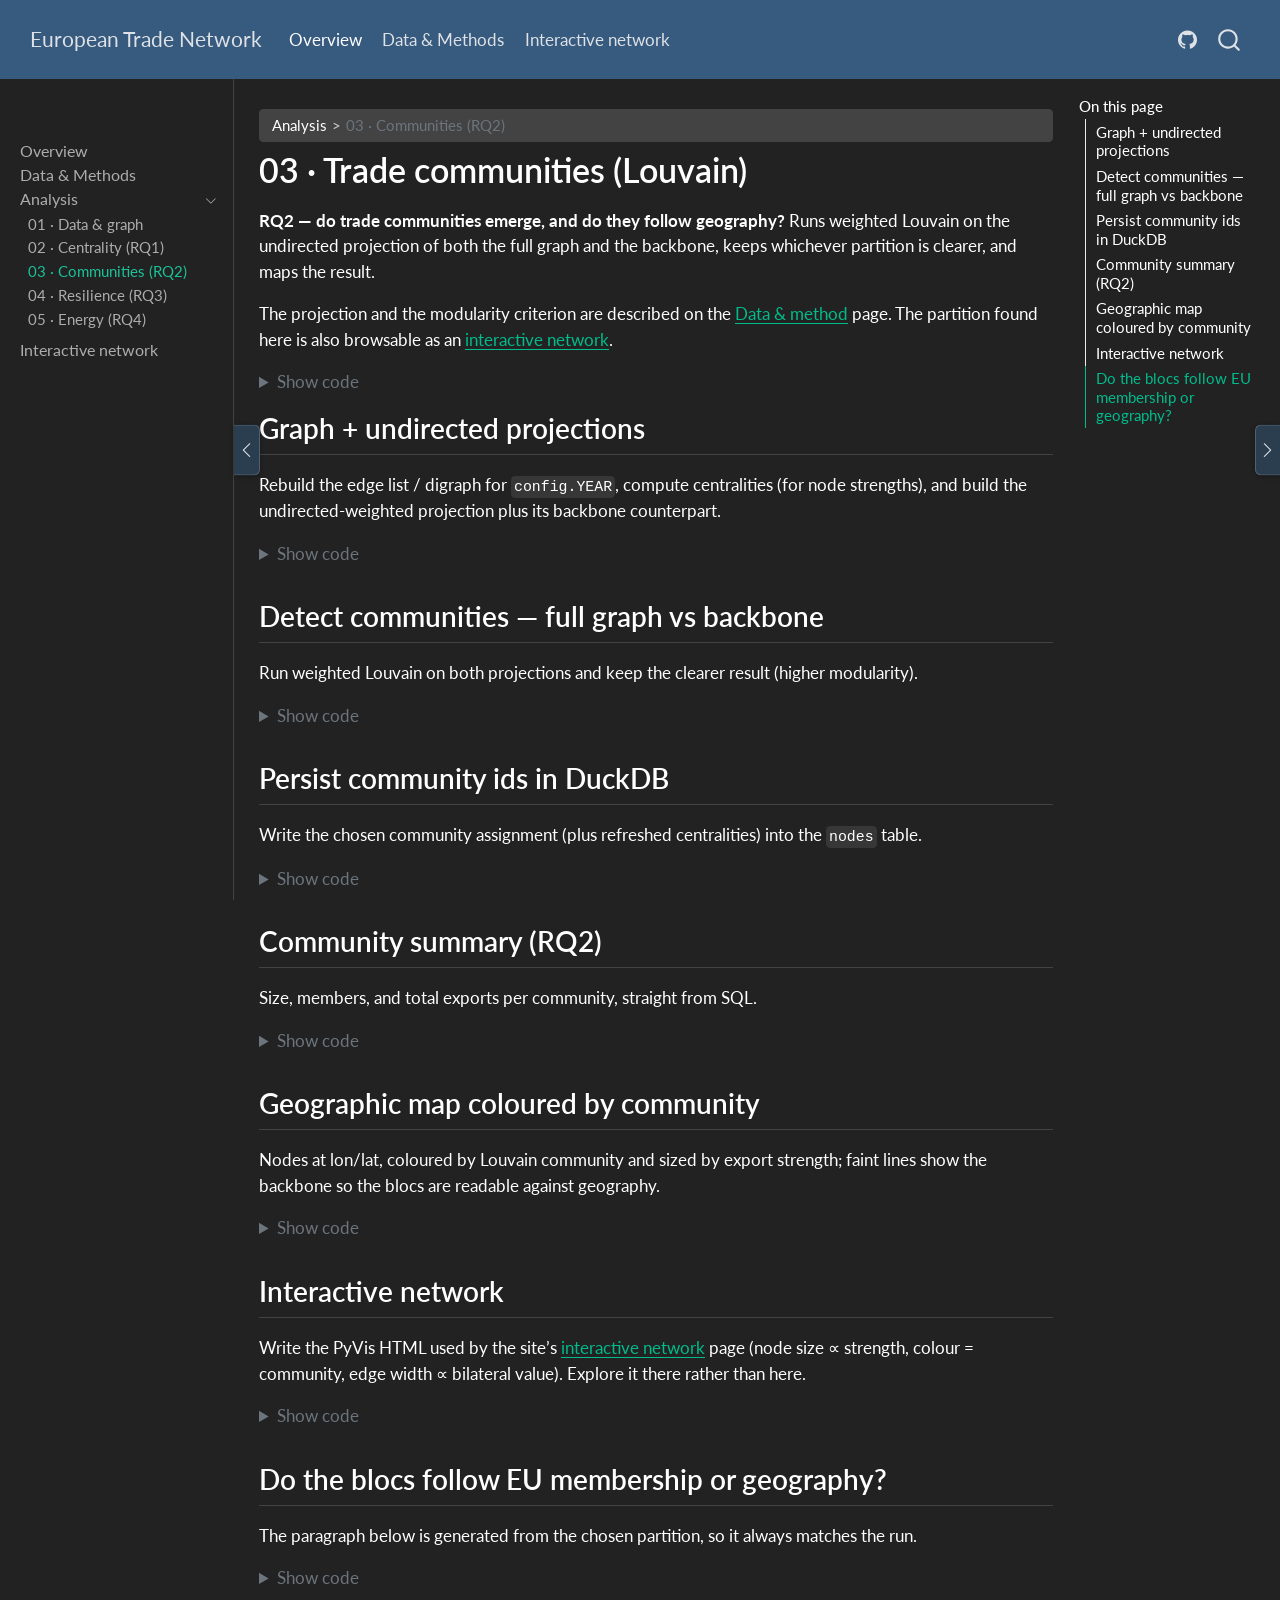
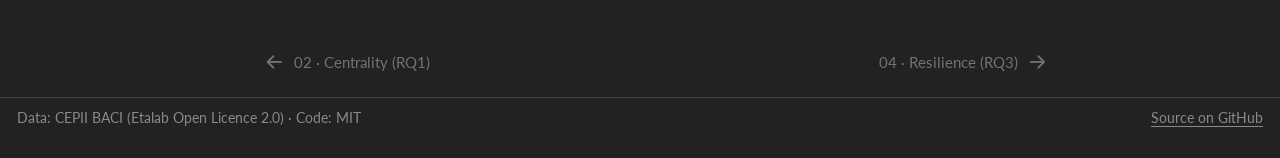
<file: notebooks/03_communities.html>
<!DOCTYPE html>
<html xmlns="http://www.w3.org/1999/xhtml" lang="en" xml:lang="en"><head>

<meta charset="utf-8">
<meta name="generator" content="quarto-1.9.38">

<meta name="viewport" content="width=device-width, initial-scale=1.0, user-scalable=yes">


<title>03 · Trade communities (Louvain) – European Trade Network</title>
<style>
/* Default styles provided by pandoc.
** See https://pandoc.org/MANUAL.html#variables-for-html for config info.
*/
code{white-space: pre-wrap;}
span.smallcaps{font-variant: small-caps;}
div.columns{display: flex; gap: min(4vw, 1.5em);}
div.column{flex: auto; overflow-x: auto;}
div.hanging-indent{margin-left: 1.5em; text-indent: -1.5em;}
ul.task-list{list-style: none;}
ul.task-list li input[type="checkbox"] {
  width: 0.8em;
  margin: 0 0.8em 0.2em -1em; /* quarto-specific, see https://github.com/quarto-dev/quarto-cli/issues/4556 */ 
  vertical-align: middle;
}
/* CSS for syntax highlighting */
html { -webkit-text-size-adjust: 100%; }
pre > code.sourceCode { white-space: pre; position: relative; }
pre > code.sourceCode > span { display: inline-block; line-height: 1.25; }
pre > code.sourceCode > span:empty { height: 1.2em; }
.sourceCode { overflow: visible; }
code.sourceCode > span { color: inherit; text-decoration: inherit; }
div.sourceCode { margin: 1em 0; }
pre.sourceCode { margin: 0; }
@media screen {
div.sourceCode { overflow: auto; }
}
@media print {
pre > code.sourceCode { white-space: pre-wrap; }
pre > code.sourceCode > span { text-indent: -5em; padding-left: 5em; }
}
pre.numberSource code
  { counter-reset: source-line 0; }
pre.numberSource code > span
  { position: relative; left: -4em; counter-increment: source-line; }
pre.numberSource code > span > a:first-child::before
  { content: counter(source-line);
    position: relative; left: -1em; text-align: right; vertical-align: baseline;
    border: none; display: inline-block;
    -webkit-touch-callout: none; -webkit-user-select: none;
    -khtml-user-select: none; -moz-user-select: none;
    -ms-user-select: none; user-select: none;
    padding: 0 4px; width: 4em;
  }
pre.numberSource { margin-left: 3em;  padding-left: 4px; }
div.sourceCode
  {   }
@media screen {
pre > code.sourceCode > span > a:first-child::before { text-decoration: underline; }
}
</style>


<script src="../site_libs/quarto-nav/quarto-nav.js"></script>
<script src="../site_libs/quarto-nav/headroom.min.js"></script>
<script src="../site_libs/clipboard/clipboard.min.js"></script>
<script src="../site_libs/quarto-search/autocomplete.umd.js"></script>
<script src="../site_libs/quarto-search/fuse.min.js"></script>
<script src="../site_libs/quarto-search/quarto-search.js"></script>
<meta name="quarto:offset" content="../">
<link href="../notebooks/04_resilience.html" rel="next">
<link href="../notebooks/02_centrality_and_backbone.html" rel="prev">
<link href="../figures/headline/01_flow_map.png" rel="icon" type="image/png">
<script src="../site_libs/quarto-html/quarto.js" type="module"></script>
<script src="../site_libs/quarto-html/tabsets/tabsets.js" type="module"></script>
<script src="../site_libs/quarto-html/popper.min.js"></script>
<script src="../site_libs/quarto-html/tippy.umd.min.js"></script>
<script src="../site_libs/quarto-html/anchor.min.js"></script>
<link href="../site_libs/quarto-html/tippy.css" rel="stylesheet">
<link href="../site_libs/quarto-html/quarto-syntax-highlighting-dark-0a6b7249c26820e032cb0bd839ff02b1.css" rel="stylesheet" id="quarto-text-highlighting-styles">
<script src="../site_libs/bootstrap/bootstrap.min.js"></script>
<link href="../site_libs/bootstrap/bootstrap-icons.css" rel="stylesheet">
<link href="../site_libs/bootstrap/bootstrap-43b0b9101082ebe6ae2a87ce18083149.min.css" rel="stylesheet" append-hash="true" id="quarto-bootstrap" data-mode="dark">
<script id="quarto-search-options" type="application/json">{
  "location": "navbar",
  "copy-button": false,
  "collapse-after": 3,
  "panel-placement": "end",
  "type": "overlay",
  "limit": 50,
  "keyboard-shortcut": [
    "f",
    "/",
    "s"
  ],
  "show-item-context": false,
  "language": {
    "search-no-results-text": "No results",
    "search-matching-documents-text": "matching documents",
    "search-copy-link-title": "Copy link to search",
    "search-hide-matches-text": "Hide additional matches",
    "search-more-match-text": "more match in this document",
    "search-more-matches-text": "more matches in this document",
    "search-clear-button-title": "Clear",
    "search-text-placeholder": "",
    "search-detached-cancel-button-title": "Cancel",
    "search-submit-button-title": "Submit",
    "search-label": "Search"
  }
}</script>


<link rel="stylesheet" href="../styles/sidebar-toggles.css">
</head>

<body class="nav-sidebar docked nav-fixed quarto-light">

<div id="quarto-search-results"></div>
  <header id="quarto-header" class="headroom fixed-top">
    <nav class="navbar navbar-expand-lg " data-bs-theme="dark">
      <div class="navbar-container container-fluid">
      <div class="navbar-brand-container mx-auto">
    <a class="navbar-brand" href="../index.html">
    <span class="navbar-title">European Trade Network</span>
    </a>
  </div>
            <div id="quarto-search" class="" title="Search"></div>
          <button class="navbar-toggler" type="button" data-bs-toggle="collapse" data-bs-target="#navbarCollapse" aria-controls="navbarCollapse" role="menu" aria-expanded="false" aria-label="Toggle navigation" onclick="if (window.quartoToggleHeadroom) { window.quartoToggleHeadroom(); }">
  <span class="navbar-toggler-icon"></span>
</button>
          <div class="collapse navbar-collapse" id="navbarCollapse">
            <ul class="navbar-nav navbar-nav-scroll me-auto">
  <li class="nav-item">
    <a class="nav-link active" href="../index.html" aria-current="page"> 
<span class="menu-text">Overview</span></a>
  </li>  
  <li class="nav-item">
    <a class="nav-link" href="../data.html"> 
<span class="menu-text">Data &amp; Methods</span></a>
  </li>  
  <li class="nav-item">
    <a class="nav-link" href="../network.html"> 
<span class="menu-text">Interactive network</span></a>
  </li>  
</ul>
            <ul class="navbar-nav navbar-nav-scroll ms-auto">
  <li class="nav-item compact">
    <a class="nav-link" href="https://github.com/fatemeh-studio/eu-trade-network"> <i class="bi bi-github" role="img" aria-label="Source on GitHub">
</i> 
<span class="menu-text"></span></a>
  </li>  
</ul>
          </div> <!-- /navcollapse -->
            <div class="quarto-navbar-tools">
</div>
      </div> <!-- /container-fluid -->
    </nav>
  <nav class="quarto-secondary-nav">
    <div class="container-fluid d-flex">
      <button type="button" class="quarto-btn-toggle btn" data-bs-toggle="collapse" role="button" data-bs-target=".quarto-sidebar-collapse-item" aria-controls="quarto-sidebar" aria-expanded="false" aria-label="Toggle sidebar navigation" onclick="if (window.quartoToggleHeadroom) { window.quartoToggleHeadroom(); }">
        <i class="bi bi-layout-text-sidebar-reverse"></i>
      </button>
        <nav class="quarto-page-breadcrumbs" aria-label="breadcrumb"><ol class="breadcrumb"><li class="breadcrumb-item"><a href="../notebooks/01_data_and_graph.html">Analysis</a></li><li class="breadcrumb-item"><a href="../notebooks/03_communities.html">03 · Communities (RQ2)</a></li></ol></nav>
        <a class="flex-grow-1" role="navigation" data-bs-toggle="collapse" data-bs-target=".quarto-sidebar-collapse-item" aria-controls="quarto-sidebar" aria-expanded="false" aria-label="Toggle sidebar navigation" onclick="if (window.quartoToggleHeadroom) { window.quartoToggleHeadroom(); }">      
        </a>
      <button type="button" class="btn quarto-search-button" aria-label="Search" onclick="window.quartoOpenSearch();">
        <i class="bi bi-search"></i>
      </button>
    </div>
  </nav>
</header>
<!-- content -->
<div id="quarto-content" class="quarto-container page-columns page-rows-contents page-layout-article page-navbar">
<!-- sidebar -->
  <nav id="quarto-sidebar" class="sidebar collapse collapse-horizontal quarto-sidebar-collapse-item sidebar-navigation docked overflow-auto">
        <div class="mt-2 flex-shrink-0 align-items-center">
        <div class="sidebar-search">
        <div id="quarto-search" class="" title="Search"></div>
        </div>
        </div>
    <div class="sidebar-menu-container"> 
    <ul class="list-unstyled mt-1">
        <li class="sidebar-item">
  <div class="sidebar-item-container"> 
  <a href="../index.html" class="sidebar-item-text sidebar-link">
 <span class="menu-text">Overview</span></a>
  </div>
</li>
        <li class="sidebar-item">
  <div class="sidebar-item-container"> 
  <a href="../data.html" class="sidebar-item-text sidebar-link">
 <span class="menu-text">Data &amp; Methods</span></a>
  </div>
</li>
        <li class="sidebar-item sidebar-item-section">
      <div class="sidebar-item-container"> 
            <a class="sidebar-item-text sidebar-link text-start" data-bs-toggle="collapse" data-bs-target="#quarto-sidebar-section-1" role="navigation" aria-expanded="true">
 <span class="menu-text">Analysis</span></a>
          <a class="sidebar-item-toggle text-start" data-bs-toggle="collapse" data-bs-target="#quarto-sidebar-section-1" role="navigation" aria-expanded="true" aria-label="Toggle section">
            <i class="bi bi-chevron-right ms-2"></i>
          </a> 
      </div>
      <ul id="quarto-sidebar-section-1" class="collapse list-unstyled sidebar-section depth1 show">  
          <li class="sidebar-item">
  <div class="sidebar-item-container"> 
  <a href="../notebooks/01_data_and_graph.html" class="sidebar-item-text sidebar-link">
 <span class="menu-text">01 · Data &amp; graph</span></a>
  </div>
</li>
          <li class="sidebar-item">
  <div class="sidebar-item-container"> 
  <a href="../notebooks/02_centrality_and_backbone.html" class="sidebar-item-text sidebar-link">
 <span class="menu-text">02 · Centrality (RQ1)</span></a>
  </div>
</li>
          <li class="sidebar-item">
  <div class="sidebar-item-container"> 
  <a href="../notebooks/03_communities.html" class="sidebar-item-text sidebar-link active">
 <span class="menu-text">03 · Communities (RQ2)</span></a>
  </div>
</li>
          <li class="sidebar-item">
  <div class="sidebar-item-container"> 
  <a href="../notebooks/04_resilience.html" class="sidebar-item-text sidebar-link">
 <span class="menu-text">04 · Resilience (RQ3)</span></a>
  </div>
</li>
          <li class="sidebar-item">
  <div class="sidebar-item-container"> 
  <a href="../notebooks/05_energy_subnetwork.html" class="sidebar-item-text sidebar-link">
 <span class="menu-text">05 · Energy (RQ4)</span></a>
  </div>
</li>
      </ul>
  </li>
        <li class="sidebar-item">
  <div class="sidebar-item-container"> 
  <a href="../network.html" class="sidebar-item-text sidebar-link">
 <span class="menu-text">Interactive network</span></a>
  </div>
</li>
    </ul>
    </div>
</nav>
<div id="quarto-sidebar-glass" class="quarto-sidebar-collapse-item" data-bs-toggle="collapse" data-bs-target=".quarto-sidebar-collapse-item"></div>
<!-- margin-sidebar -->
    <div id="quarto-margin-sidebar" class="sidebar margin-sidebar">
        <nav id="TOC" role="doc-toc" class="toc-active">
    <h2 id="toc-title">On this page</h2>
   
  <ul>
  <li><a href="#graph-undirected-projections" id="toc-graph-undirected-projections" class="nav-link active" data-scroll-target="#graph-undirected-projections">Graph + undirected projections</a></li>
  <li><a href="#detect-communities-full-graph-vs-backbone" id="toc-detect-communities-full-graph-vs-backbone" class="nav-link" data-scroll-target="#detect-communities-full-graph-vs-backbone">Detect communities — full graph vs backbone</a></li>
  <li><a href="#persist-community-ids-in-duckdb" id="toc-persist-community-ids-in-duckdb" class="nav-link" data-scroll-target="#persist-community-ids-in-duckdb">Persist community ids in DuckDB</a></li>
  <li><a href="#community-summary-rq2" id="toc-community-summary-rq2" class="nav-link" data-scroll-target="#community-summary-rq2">Community summary (RQ2)</a></li>
  <li><a href="#geographic-map-coloured-by-community" id="toc-geographic-map-coloured-by-community" class="nav-link" data-scroll-target="#geographic-map-coloured-by-community">Geographic map coloured by community</a></li>
  <li><a href="#interactive-network" id="toc-interactive-network" class="nav-link" data-scroll-target="#interactive-network">Interactive network</a></li>
  <li><a href="#do-the-blocs-follow-eu-membership-or-geography" id="toc-do-the-blocs-follow-eu-membership-or-geography" class="nav-link" data-scroll-target="#do-the-blocs-follow-eu-membership-or-geography">Do the blocs follow EU membership or geography?</a></li>
  </ul>
</nav>
    </div>
<!-- main -->
<main class="content" id="quarto-document-content">

<header id="title-block-header" class="quarto-title-block default"><nav class="quarto-page-breadcrumbs quarto-title-breadcrumbs d-none d-lg-block" aria-label="breadcrumb"><ol class="breadcrumb"><li class="breadcrumb-item"><a href="../notebooks/01_data_and_graph.html">Analysis</a></li><li class="breadcrumb-item"><a href="../notebooks/03_communities.html">03 · Communities (RQ2)</a></li></ol></nav>
<div class="quarto-title">
<h1 class="title">03 · Trade communities (Louvain)</h1>
</div>



<div class="quarto-title-meta">

    
  
    
  </div>
  


</header>


<p><strong>RQ2 — do trade communities emerge, and do they follow geography?</strong> Runs weighted Louvain on the undirected projection of both the full graph and the backbone, keeps whichever partition is clearer, and maps the result.</p>
<p>The projection and the modularity criterion are described on the <a href="../data.html">Data &amp; method</a> page. The partition found here is also browsable as an <a href="../network.html">interactive network</a>.</p>
<div id="1" class="cell">
<details class="code-fold">
<summary>Show code</summary>
<div class="code-copy-outer-scaffold"><div class="sourceCode cell-code" id="cb1"><pre class="sourceCode python code-with-copy"><code class="sourceCode python"><span id="cb1-1"><a href="#cb1-1" aria-hidden="true" tabindex="-1"></a><span class="im">from</span> __future__ <span class="im">import</span> annotations</span>
<span id="cb1-2"><a href="#cb1-2" aria-hidden="true" tabindex="-1"></a></span>
<span id="cb1-3"><a href="#cb1-3" aria-hidden="true" tabindex="-1"></a><span class="im">import</span> pandas <span class="im">as</span> pd</span>
<span id="cb1-4"><a href="#cb1-4" aria-hidden="true" tabindex="-1"></a><span class="im">from</span> IPython.display <span class="im">import</span> Markdown, display</span>
<span id="cb1-5"><a href="#cb1-5" aria-hidden="true" tabindex="-1"></a></span>
<span id="cb1-6"><a href="#cb1-6" aria-hidden="true" tabindex="-1"></a><span class="im">from</span> eu_trade_network <span class="im">import</span> communities, config, data_loader, db, graph, metrics, viz</span></code></pre></div><button title="Copy to Clipboard" class="code-copy-button"><i class="bi"></i></button></div>
</details>
</div>
<section id="graph-undirected-projections" class="level2">
<h2 class="anchored" data-anchor-id="graph-undirected-projections">Graph + undirected projections</h2>
<p>Rebuild the edge list / digraph for <code>config.YEAR</code>, compute centralities (for node strengths), and build the undirected-weighted projection plus its backbone counterpart.</p>
<div id="3" class="cell">
<details class="code-fold">
<summary>Show code</summary>
<div class="code-copy-outer-scaffold"><div class="sourceCode cell-code" id="cb2"><pre class="sourceCode python code-with-copy"><code class="sourceCode python"><span id="cb2-1"><a href="#cb2-1" aria-hidden="true" tabindex="-1"></a>edgelist <span class="op">=</span> data_loader.build_edgelist()</span>
<span id="cb2-2"><a href="#cb2-2" aria-hidden="true" tabindex="-1"></a>G <span class="op">=</span> graph.build_graph(edgelist)</span>
<span id="cb2-3"><a href="#cb2-3" aria-hidden="true" tabindex="-1"></a>cent <span class="op">=</span> metrics.compute_centralities(G)</span>
<span id="cb2-4"><a href="#cb2-4" aria-hidden="true" tabindex="-1"></a></span>
<span id="cb2-5"><a href="#cb2-5" aria-hidden="true" tabindex="-1"></a>node_meta <span class="op">=</span> (</span>
<span id="cb2-6"><a href="#cb2-6" aria-hidden="true" tabindex="-1"></a>    pd.DataFrame([{<span class="st">"iso3"</span>: n, <span class="op">**</span>attrs} <span class="cf">for</span> n, attrs <span class="kw">in</span> G.nodes(data<span class="op">=</span><span class="va">True</span>)])</span>
<span id="cb2-7"><a href="#cb2-7" aria-hidden="true" tabindex="-1"></a>    .sort_values(<span class="st">"iso3"</span>)</span>
<span id="cb2-8"><a href="#cb2-8" aria-hidden="true" tabindex="-1"></a>    .reset_index(drop<span class="op">=</span><span class="va">True</span>)</span>
<span id="cb2-9"><a href="#cb2-9" aria-hidden="true" tabindex="-1"></a>)</span>
<span id="cb2-10"><a href="#cb2-10" aria-hidden="true" tabindex="-1"></a>nodes_db <span class="op">=</span> node_meta.merge(cent, on<span class="op">=</span><span class="st">"iso3"</span>, how<span class="op">=</span><span class="st">"inner"</span>)</span>
<span id="cb2-11"><a href="#cb2-11" aria-hidden="true" tabindex="-1"></a></span>
<span id="cb2-12"><a href="#cb2-12" aria-hidden="true" tabindex="-1"></a>und_full <span class="op">=</span> communities.to_undirected_weighted(G)</span>
<span id="cb2-13"><a href="#cb2-13" aria-hidden="true" tabindex="-1"></a>backbone <span class="op">=</span> metrics.disparity_filter(G, alpha<span class="op">=</span>config.DISPARITY_ALPHA)</span>
<span id="cb2-14"><a href="#cb2-14" aria-hidden="true" tabindex="-1"></a>und_bb <span class="op">=</span> communities.to_undirected_weighted(backbone)</span>
<span id="cb2-15"><a href="#cb2-15" aria-hidden="true" tabindex="-1"></a><span class="bu">print</span>(</span>
<span id="cb2-16"><a href="#cb2-16" aria-hidden="true" tabindex="-1"></a>    <span class="ss">f"Full projection: </span><span class="sc">{</span>und_full<span class="sc">.</span>number_of_nodes()<span class="sc">}</span><span class="ss"> nodes, </span><span class="sc">{</span>und_full<span class="sc">.</span>number_of_edges()<span class="sc">}</span><span class="ss"> edges; "</span></span>
<span id="cb2-17"><a href="#cb2-17" aria-hidden="true" tabindex="-1"></a>    <span class="ss">f"backbone projection: </span><span class="sc">{</span>und_bb<span class="sc">.</span>number_of_nodes()<span class="sc">}</span><span class="ss"> nodes, </span><span class="sc">{</span>und_bb<span class="sc">.</span>number_of_edges()<span class="sc">}</span><span class="ss"> edges"</span></span>
<span id="cb2-18"><a href="#cb2-18" aria-hidden="true" tabindex="-1"></a>)</span></code></pre></div><button title="Copy to Clipboard" class="code-copy-button"><i class="bi"></i></button></div>
</details>
</div>
</section>
<section id="detect-communities-full-graph-vs-backbone" class="level2">
<h2 class="anchored" data-anchor-id="detect-communities-full-graph-vs-backbone">Detect communities — full graph vs backbone</h2>
<p>Run weighted Louvain on both projections and keep the clearer result (higher modularity).</p>
<div id="5" class="cell">
<details class="code-fold">
<summary>Show code</summary>
<div class="code-copy-outer-scaffold"><div class="sourceCode cell-code" id="cb3"><pre class="sourceCode python code-with-copy"><code class="sourceCode python"><span id="cb3-1"><a href="#cb3-1" aria-hidden="true" tabindex="-1"></a>part_full <span class="op">=</span> communities.detect_communities(und_full)</span>
<span id="cb3-2"><a href="#cb3-2" aria-hidden="true" tabindex="-1"></a>mod_full <span class="op">=</span> communities.modularity(und_full, part_full)</span>
<span id="cb3-3"><a href="#cb3-3" aria-hidden="true" tabindex="-1"></a></span>
<span id="cb3-4"><a href="#cb3-4" aria-hidden="true" tabindex="-1"></a>part_bb <span class="op">=</span> communities.detect_communities(und_bb)</span>
<span id="cb3-5"><a href="#cb3-5" aria-hidden="true" tabindex="-1"></a>mod_bb <span class="op">=</span> communities.modularity(und_bb, part_bb)</span>
<span id="cb3-6"><a href="#cb3-6" aria-hidden="true" tabindex="-1"></a></span>
<span id="cb3-7"><a href="#cb3-7" aria-hidden="true" tabindex="-1"></a><span class="co"># Keep the clearer partition: higher modularity = better-separated blocs.</span></span>
<span id="cb3-8"><a href="#cb3-8" aria-hidden="true" tabindex="-1"></a><span class="cf">if</span> mod_bb <span class="op">&gt;=</span> mod_full:</span>
<span id="cb3-9"><a href="#cb3-9" aria-hidden="true" tabindex="-1"></a>    chosen_name, undirected, partition, chosen_mod <span class="op">=</span> <span class="st">"backbone"</span>, und_bb, part_bb, mod_bb</span>
<span id="cb3-10"><a href="#cb3-10" aria-hidden="true" tabindex="-1"></a><span class="cf">else</span>:</span>
<span id="cb3-11"><a href="#cb3-11" aria-hidden="true" tabindex="-1"></a>    chosen_name, undirected, partition, chosen_mod <span class="op">=</span> <span class="st">"full graph"</span>, und_full, part_full, mod_full</span>
<span id="cb3-12"><a href="#cb3-12" aria-hidden="true" tabindex="-1"></a></span>
<span id="cb3-13"><a href="#cb3-13" aria-hidden="true" tabindex="-1"></a><span class="bu">print</span>(<span class="ss">f"Full graph: </span><span class="sc">{</span><span class="bu">len</span>(<span class="bu">set</span>(part_full.values()))<span class="sc">}</span><span class="ss"> communities, Q = </span><span class="sc">{</span>mod_full<span class="sc">:.4f}</span><span class="ss">"</span>)</span>
<span id="cb3-14"><a href="#cb3-14" aria-hidden="true" tabindex="-1"></a><span class="bu">print</span>(<span class="ss">f"Backbone:   </span><span class="sc">{</span><span class="bu">len</span>(<span class="bu">set</span>(part_bb.values()))<span class="sc">}</span><span class="ss"> communities, Q = </span><span class="sc">{</span>mod_bb<span class="sc">:.4f}</span><span class="ss">"</span>)</span>
<span id="cb3-15"><a href="#cb3-15" aria-hidden="true" tabindex="-1"></a><span class="bu">print</span>(</span>
<span id="cb3-16"><a href="#cb3-16" aria-hidden="true" tabindex="-1"></a>    <span class="ss">f"→ Keeping the </span><span class="sc">{</span>chosen_name<span class="sc">}</span><span class="ss"> partition "</span></span>
<span id="cb3-17"><a href="#cb3-17" aria-hidden="true" tabindex="-1"></a>    <span class="ss">f"(</span><span class="sc">{</span><span class="bu">len</span>(<span class="bu">set</span>(partition.values()))<span class="sc">}</span><span class="ss"> communities, Q = </span><span class="sc">{</span>chosen_mod<span class="sc">:.4f}</span><span class="ss">)."</span></span>
<span id="cb3-18"><a href="#cb3-18" aria-hidden="true" tabindex="-1"></a>)</span></code></pre></div><button title="Copy to Clipboard" class="code-copy-button"><i class="bi"></i></button></div>
</details>
</div>
</section>
<section id="persist-community-ids-in-duckdb" class="level2">
<h2 class="anchored" data-anchor-id="persist-community-ids-in-duckdb">Persist community ids in DuckDB</h2>
<p>Write the chosen community assignment (plus refreshed centralities) into the <code>nodes</code> table.</p>
<div id="7" class="cell">
<details class="code-fold">
<summary>Show code</summary>
<div class="code-copy-outer-scaffold"><div class="sourceCode cell-code" id="cb4"><pre class="sourceCode python code-with-copy"><code class="sourceCode python"><span id="cb4-1"><a href="#cb4-1" aria-hidden="true" tabindex="-1"></a>nodes_db[<span class="st">"community"</span>] <span class="op">=</span> [<span class="bu">int</span>(partition[i]) <span class="cf">for</span> i <span class="kw">in</span> nodes_db[<span class="st">"iso3"</span>]]</span>
<span id="cb4-2"><a href="#cb4-2" aria-hidden="true" tabindex="-1"></a></span>
<span id="cb4-3"><a href="#cb4-3" aria-hidden="true" tabindex="-1"></a>con <span class="op">=</span> db.<span class="ex">connect</span>()</span>
<span id="cb4-4"><a href="#cb4-4" aria-hidden="true" tabindex="-1"></a>db.init_schema(con)</span>
<span id="cb4-5"><a href="#cb4-5" aria-hidden="true" tabindex="-1"></a>db.write_table(</span>
<span id="cb4-6"><a href="#cb4-6" aria-hidden="true" tabindex="-1"></a>    con,</span>
<span id="cb4-7"><a href="#cb4-7" aria-hidden="true" tabindex="-1"></a>    <span class="st">"nodes"</span>,</span>
<span id="cb4-8"><a href="#cb4-8" aria-hidden="true" tabindex="-1"></a>    nodes_db[</span>
<span id="cb4-9"><a href="#cb4-9" aria-hidden="true" tabindex="-1"></a>        [</span>
<span id="cb4-10"><a href="#cb4-10" aria-hidden="true" tabindex="-1"></a>            <span class="st">"iso3"</span>,</span>
<span id="cb4-11"><a href="#cb4-11" aria-hidden="true" tabindex="-1"></a>            <span class="st">"name"</span>,</span>
<span id="cb4-12"><a href="#cb4-12" aria-hidden="true" tabindex="-1"></a>            <span class="st">"grp"</span>,</span>
<span id="cb4-13"><a href="#cb4-13" aria-hidden="true" tabindex="-1"></a>            <span class="st">"out_strength"</span>,</span>
<span id="cb4-14"><a href="#cb4-14" aria-hidden="true" tabindex="-1"></a>            <span class="st">"in_strength"</span>,</span>
<span id="cb4-15"><a href="#cb4-15" aria-hidden="true" tabindex="-1"></a>            <span class="st">"degree"</span>,</span>
<span id="cb4-16"><a href="#cb4-16" aria-hidden="true" tabindex="-1"></a>            <span class="st">"betweenness"</span>,</span>
<span id="cb4-17"><a href="#cb4-17" aria-hidden="true" tabindex="-1"></a>            <span class="st">"betweenness_u"</span>,</span>
<span id="cb4-18"><a href="#cb4-18" aria-hidden="true" tabindex="-1"></a>            <span class="st">"eigenvector"</span>,</span>
<span id="cb4-19"><a href="#cb4-19" aria-hidden="true" tabindex="-1"></a>            <span class="st">"pagerank"</span>,</span>
<span id="cb4-20"><a href="#cb4-20" aria-hidden="true" tabindex="-1"></a>            <span class="st">"community"</span>,</span>
<span id="cb4-21"><a href="#cb4-21" aria-hidden="true" tabindex="-1"></a>        ]</span>
<span id="cb4-22"><a href="#cb4-22" aria-hidden="true" tabindex="-1"></a>    ],</span>
<span id="cb4-23"><a href="#cb4-23" aria-hidden="true" tabindex="-1"></a>)</span>
<span id="cb4-24"><a href="#cb4-24" aria-hidden="true" tabindex="-1"></a></span>
<span id="cb4-25"><a href="#cb4-25" aria-hidden="true" tabindex="-1"></a><span class="co"># Keep edges in sync if earlier notebooks have not been run in this environment.</span></span>
<span id="cb4-26"><a href="#cb4-26" aria-hidden="true" tabindex="-1"></a>edges_db <span class="op">=</span> edgelist.copy()</span>
<span id="cb4-27"><a href="#cb4-27" aria-hidden="true" tabindex="-1"></a>edges_db[<span class="st">"year"</span>] <span class="op">=</span> config.YEAR</span>
<span id="cb4-28"><a href="#cb4-28" aria-hidden="true" tabindex="-1"></a>db.write_table(con, <span class="st">"edges"</span>, edges_db[[<span class="st">"exporter_iso3"</span>, <span class="st">"importer_iso3"</span>, <span class="st">"value_kusd"</span>, <span class="st">"year"</span>]])</span>
<span id="cb4-29"><a href="#cb4-29" aria-hidden="true" tabindex="-1"></a><span class="bu">print</span>(<span class="ss">f"Wrote community ids for </span><span class="sc">{</span><span class="bu">len</span>(nodes_db)<span class="sc">}</span><span class="ss"> nodes → </span><span class="sc">{</span>config<span class="sc">.</span>DB_PATH<span class="sc">}</span><span class="ss">"</span>)</span></code></pre></div><button title="Copy to Clipboard" class="code-copy-button"><i class="bi"></i></button></div>
</details>
</div>
</section>
<section id="community-summary-rq2" class="level2">
<h2 class="anchored" data-anchor-id="community-summary-rq2">Community summary (RQ2)</h2>
<p>Size, members, and total exports per community, straight from SQL.</p>
<div id="9" class="cell">
<details class="code-fold">
<summary>Show code</summary>
<div class="code-copy-outer-scaffold"><div class="sourceCode cell-code" id="cb5"><pre class="sourceCode python code-with-copy"><code class="sourceCode python"><span id="cb5-1"><a href="#cb5-1" aria-hidden="true" tabindex="-1"></a>community_tbl <span class="op">=</span> db.read_sql(con, config.SQL_DIR <span class="op">/</span> <span class="st">"queries"</span> <span class="op">/</span> <span class="st">"02_community_summary.sql"</span>)</span>
<span id="cb5-2"><a href="#cb5-2" aria-hidden="true" tabindex="-1"></a>community_tbl</span></code></pre></div><button title="Copy to Clipboard" class="code-copy-button"><i class="bi"></i></button></div>
</details>
</div>
</section>
<section id="geographic-map-coloured-by-community" class="level2">
<h2 class="anchored" data-anchor-id="geographic-map-coloured-by-community">Geographic map coloured by community</h2>
<p>Nodes at lon/lat, coloured by Louvain community and sized by export strength; faint lines show the backbone so the blocs are readable against geography.</p>
<div id="11" class="cell">
<details class="code-fold">
<summary>Show code</summary>
<div class="code-copy-outer-scaffold"><div class="sourceCode cell-code" id="cb6"><pre class="sourceCode python code-with-copy"><code class="sourceCode python"><span id="cb6-1"><a href="#cb6-1" aria-hidden="true" tabindex="-1"></a>bb_edges <span class="op">=</span> pd.DataFrame(</span>
<span id="cb6-2"><a href="#cb6-2" aria-hidden="true" tabindex="-1"></a>    [</span>
<span id="cb6-3"><a href="#cb6-3" aria-hidden="true" tabindex="-1"></a>        {<span class="st">"exporter_iso3"</span>: u, <span class="st">"importer_iso3"</span>: v, <span class="st">"value_kusd"</span>: <span class="bu">float</span>(d[<span class="st">"weight"</span>])}</span>
<span id="cb6-4"><a href="#cb6-4" aria-hidden="true" tabindex="-1"></a>        <span class="cf">for</span> u, v, d <span class="kw">in</span> backbone.edges(data<span class="op">=</span><span class="va">True</span>)</span>
<span id="cb6-5"><a href="#cb6-5" aria-hidden="true" tabindex="-1"></a>    ]</span>
<span id="cb6-6"><a href="#cb6-6" aria-hidden="true" tabindex="-1"></a>)</span>
<span id="cb6-7"><a href="#cb6-7" aria-hidden="true" tabindex="-1"></a></span>
<span id="cb6-8"><a href="#cb6-8" aria-hidden="true" tabindex="-1"></a>fig_comm <span class="op">=</span> viz.plot_community_map(</span>
<span id="cb6-9"><a href="#cb6-9" aria-hidden="true" tabindex="-1"></a>    nodes_db,</span>
<span id="cb6-10"><a href="#cb6-10" aria-hidden="true" tabindex="-1"></a>    partition,</span>
<span id="cb6-11"><a href="#cb6-11" aria-hidden="true" tabindex="-1"></a>    edgelist<span class="op">=</span>bb_edges,</span>
<span id="cb6-12"><a href="#cb6-12" aria-hidden="true" tabindex="-1"></a>    title<span class="op">=</span>(</span>
<span id="cb6-13"><a href="#cb6-13" aria-hidden="true" tabindex="-1"></a>        <span class="ss">f"European trade communities — Louvain on the </span><span class="sc">{</span>chosen_name<span class="sc">}</span><span class="ss"> "</span></span>
<span id="cb6-14"><a href="#cb6-14" aria-hidden="true" tabindex="-1"></a>        <span class="ss">f"(K=</span><span class="sc">{</span><span class="bu">len</span>(<span class="bu">set</span>(partition.values()))<span class="sc">}</span><span class="ss">, Q=</span><span class="sc">{</span>chosen_mod<span class="sc">:.3f}</span><span class="ss">)"</span></span>
<span id="cb6-15"><a href="#cb6-15" aria-hidden="true" tabindex="-1"></a>    ),</span>
<span id="cb6-16"><a href="#cb6-16" aria-hidden="true" tabindex="-1"></a>)</span>
<span id="cb6-17"><a href="#cb6-17" aria-hidden="true" tabindex="-1"></a>out <span class="op">=</span> viz.save_fig(fig_comm, <span class="st">"03_community_map.png"</span>, headline<span class="op">=</span><span class="va">True</span>)</span>
<span id="cb6-18"><a href="#cb6-18" aria-hidden="true" tabindex="-1"></a><span class="bu">print</span>(<span class="ss">f"Saved </span><span class="sc">{</span>out<span class="sc">}</span><span class="ss">"</span>)</span>
<span id="cb6-19"><a href="#cb6-19" aria-hidden="true" tabindex="-1"></a>fig_comm.show()</span></code></pre></div><button title="Copy to Clipboard" class="code-copy-button"><i class="bi"></i></button></div>
</details>
</div>
</section>
<section id="interactive-network" class="level2">
<h2 class="anchored" data-anchor-id="interactive-network">Interactive network</h2>
<p>Write the PyVis HTML used by the site’s <a href="../network.html">interactive network</a> page (node size ∝ strength, colour = community, edge width ∝ bilateral value). Explore it there rather than here.</p>
<div id="13" class="cell">
<details class="code-fold">
<summary>Show code</summary>
<div class="code-copy-outer-scaffold"><div class="sourceCode cell-code" id="cb7"><pre class="sourceCode python code-with-copy"><code class="sourceCode python"><span id="cb7-1"><a href="#cb7-1" aria-hidden="true" tabindex="-1"></a><span class="co"># Short, data-driven legend labels: name each bloc after its largest exporter.</span></span>
<span id="cb7-2"><a href="#cb7-2" aria-hidden="true" tabindex="-1"></a>strength_by_iso <span class="op">=</span> <span class="bu">dict</span>(<span class="bu">zip</span>(nodes_db[<span class="st">"iso3"</span>], nodes_db[<span class="st">"out_strength"</span>], strict<span class="op">=</span><span class="va">True</span>))</span>
<span id="cb7-3"><a href="#cb7-3" aria-hidden="true" tabindex="-1"></a>members_by_comm: <span class="bu">dict</span>[<span class="bu">int</span>, <span class="bu">list</span>[<span class="bu">str</span>]] <span class="op">=</span> {}</span>
<span id="cb7-4"><a href="#cb7-4" aria-hidden="true" tabindex="-1"></a><span class="cf">for</span> iso, comm <span class="kw">in</span> partition.items():</span>
<span id="cb7-5"><a href="#cb7-5" aria-hidden="true" tabindex="-1"></a>    members_by_comm.setdefault(<span class="bu">int</span>(comm), []).append(iso)</span>
<span id="cb7-6"><a href="#cb7-6" aria-hidden="true" tabindex="-1"></a>community_labels <span class="op">=</span> {</span>
<span id="cb7-7"><a href="#cb7-7" aria-hidden="true" tabindex="-1"></a>    comm: (</span>
<span id="cb7-8"><a href="#cb7-8" aria-hidden="true" tabindex="-1"></a>        <span class="ss">f"</span><span class="sc">{</span><span class="bu">max</span>(members, key<span class="op">=</span><span class="kw">lambda</span> i: strength_by_iso.get(i, <span class="fl">0.0</span>))<span class="sc">}</span><span class="ss">-led bloc "</span></span>
<span id="cb7-9"><a href="#cb7-9" aria-hidden="true" tabindex="-1"></a>        <span class="ss">f"(</span><span class="sc">{</span><span class="bu">len</span>(members)<span class="sc">}</span><span class="ss"> economies)"</span></span>
<span id="cb7-10"><a href="#cb7-10" aria-hidden="true" tabindex="-1"></a>    )</span>
<span id="cb7-11"><a href="#cb7-11" aria-hidden="true" tabindex="-1"></a>    <span class="cf">for</span> comm, members <span class="kw">in</span> members_by_comm.items()</span>
<span id="cb7-12"><a href="#cb7-12" aria-hidden="true" tabindex="-1"></a>}</span>
<span id="cb7-13"><a href="#cb7-13" aria-hidden="true" tabindex="-1"></a></span>
<span id="cb7-14"><a href="#cb7-14" aria-hidden="true" tabindex="-1"></a>k <span class="op">=</span> <span class="bu">len</span>(<span class="bu">set</span>(partition.values()))</span>
<span id="cb7-15"><a href="#cb7-15" aria-hidden="true" tabindex="-1"></a>html_path <span class="op">=</span> config.PROJECT_ROOT <span class="op">/</span> <span class="st">"network_viz"</span> <span class="op">/</span> <span class="st">"03_trade_communities.html"</span></span>
<span id="cb7-16"><a href="#cb7-16" aria-hidden="true" tabindex="-1"></a>viz.plot_network_pyvis(</span>
<span id="cb7-17"><a href="#cb7-17" aria-hidden="true" tabindex="-1"></a>    undirected,</span>
<span id="cb7-18"><a href="#cb7-18" aria-hidden="true" tabindex="-1"></a>    partition,</span>
<span id="cb7-19"><a href="#cb7-19" aria-hidden="true" tabindex="-1"></a>    html_path,</span>
<span id="cb7-20"><a href="#cb7-20" aria-hidden="true" tabindex="-1"></a>    title<span class="op">=</span><span class="st">"European trade communities"</span>,</span>
<span id="cb7-21"><a href="#cb7-21" aria-hidden="true" tabindex="-1"></a>    subtitle<span class="op">=</span><span class="ss">f"Weighted Louvain on the </span><span class="sc">{</span>chosen_name<span class="sc">}</span><span class="ss"> · K=</span><span class="sc">{</span>k<span class="sc">}</span><span class="ss"> · modularity Q=</span><span class="sc">{</span>chosen_mod<span class="sc">:.3f}</span><span class="ss">"</span>,</span>
<span id="cb7-22"><a href="#cb7-22" aria-hidden="true" tabindex="-1"></a>    community_labels<span class="op">=</span>community_labels,</span>
<span id="cb7-23"><a href="#cb7-23" aria-hidden="true" tabindex="-1"></a>)</span>
<span id="cb7-24"><a href="#cb7-24" aria-hidden="true" tabindex="-1"></a><span class="bu">print</span>(<span class="ss">f"Wrote interactive network → </span><span class="sc">{</span>html_path<span class="sc">}</span><span class="ss">"</span>)</span></code></pre></div><button title="Copy to Clipboard" class="code-copy-button"><i class="bi"></i></button></div>
</details>
</div>
</section>
<section id="do-the-blocs-follow-eu-membership-or-geography" class="level2">
<h2 class="anchored" data-anchor-id="do-the-blocs-follow-eu-membership-or-geography">Do the blocs follow EU membership or geography?</h2>
<p>The paragraph below is generated from the chosen partition, so it always matches the run.</p>
<div id="15" class="cell">
<details class="code-fold">
<summary>Show code</summary>
<div class="code-copy-outer-scaffold"><div class="sourceCode cell-code" id="cb8"><pre class="sourceCode python code-with-copy"><code class="sourceCode python"><span id="cb8-1"><a href="#cb8-1" aria-hidden="true" tabindex="-1"></a>summary_tbl <span class="op">=</span> communities.community_summary(partition, nodes_db, undirected<span class="op">=</span>undirected)</span>
<span id="cb8-2"><a href="#cb8-2" aria-hidden="true" tabindex="-1"></a>eu_set <span class="op">=</span> <span class="bu">set</span>(config.EU27)</span>
<span id="cb8-3"><a href="#cb8-3" aria-hidden="true" tabindex="-1"></a></span>
<span id="cb8-4"><a href="#cb8-4" aria-hidden="true" tabindex="-1"></a>blocs <span class="op">=</span> []</span>
<span id="cb8-5"><a href="#cb8-5" aria-hidden="true" tabindex="-1"></a><span class="cf">for</span> _, row <span class="kw">in</span> summary_tbl.iterrows():</span>
<span id="cb8-6"><a href="#cb8-6" aria-hidden="true" tabindex="-1"></a>    members <span class="op">=</span> row[<span class="st">"members"</span>].split(<span class="st">", "</span>)</span>
<span id="cb8-7"><a href="#cb8-7" aria-hidden="true" tabindex="-1"></a>    n_eu <span class="op">=</span> <span class="bu">sum</span>(m <span class="kw">in</span> eu_set <span class="cf">for</span> m <span class="kw">in</span> members)</span>
<span id="cb8-8"><a href="#cb8-8" aria-hidden="true" tabindex="-1"></a>    blocs.append(</span>
<span id="cb8-9"><a href="#cb8-9" aria-hidden="true" tabindex="-1"></a>        <span class="ss">f"- **Community </span><span class="sc">{</span><span class="bu">int</span>(row[<span class="st">'community'</span>])<span class="sc">}</span><span class="ss">** — </span><span class="sc">{</span><span class="bu">int</span>(row[<span class="st">'n_countries'</span>])<span class="sc">}</span><span class="ss"> economies, "</span></span>
<span id="cb8-10"><a href="#cb8-10" aria-hidden="true" tabindex="-1"></a>        <span class="ss">f"</span><span class="sc">{</span>n_eu<span class="sc">}</span><span class="ss"> of them EU-27: </span><span class="sc">{</span>row[<span class="st">'members'</span>]<span class="sc">}</span><span class="ss">"</span></span>
<span id="cb8-11"><a href="#cb8-11" aria-hidden="true" tabindex="-1"></a>    )</span>
<span id="cb8-12"><a href="#cb8-12" aria-hidden="true" tabindex="-1"></a></span>
<span id="cb8-13"><a href="#cb8-13" aria-hidden="true" tabindex="-1"></a>eu_communities <span class="op">=</span> {partition[c] <span class="cf">for</span> c <span class="kw">in</span> config.EU27 <span class="cf">if</span> c <span class="kw">in</span> partition}</span>
<span id="cb8-14"><a href="#cb8-14" aria-hidden="true" tabindex="-1"></a></span>
<span id="cb8-15"><a href="#cb8-15" aria-hidden="true" tabindex="-1"></a>verdict <span class="op">=</span> (</span>
<span id="cb8-16"><a href="#cb8-16" aria-hidden="true" tabindex="-1"></a>    <span class="ss">f"**Modularity Q = </span><span class="sc">{</span>chosen_mod<span class="sc">:.3f}</span><span class="ss">** on the </span><span class="sc">{</span>chosen_name<span class="sc">}</span><span class="ss"> — moderate but real community "</span></span>
<span id="cb8-17"><a href="#cb8-17" aria-hidden="true" tabindex="-1"></a>    <span class="st">"structure for a densely integrated trade network. The EU-27 does **not** form a single "</span></span>
<span id="cb8-18"><a href="#cb8-18" aria-hidden="true" tabindex="-1"></a>    <span class="ss">f"bloc: it splits across **</span><span class="sc">{</span><span class="bu">len</span>(eu_communities)<span class="sc">}</span><span class="ss"> communities**. Membership shows through "</span></span>
<span id="cb8-19"><a href="#cb8-19" aria-hidden="true" tabindex="-1"></a>    <span class="st">"regionally — a large German-anchored continental core plus a Nordic-Baltic cluster — but "</span></span>
<span id="cb8-20"><a href="#cb8-20" aria-hidden="true" tabindex="-1"></a>    <span class="st">"the partition tracks *geography and trade intensity*, not the EU border: non-members "</span></span>
<span id="cb8-21"><a href="#cb8-21" aria-hidden="true" tabindex="-1"></a>    <span class="st">"Switzerland and Norway sit inside their neighbouring EU clusters, while EU-member Ireland "</span></span>
<span id="cb8-22"><a href="#cb8-22" aria-hidden="true" tabindex="-1"></a>    <span class="st">"defects to the extra-European bloc built around the US, China and the UK (its trade is "</span></span>
<span id="cb8-23"><a href="#cb8-23" aria-hidden="true" tabindex="-1"></a>    <span class="st">"dominated by US-linked pharma/tech). **Blocs are geographic, not political.**"</span></span>
<span id="cb8-24"><a href="#cb8-24" aria-hidden="true" tabindex="-1"></a>)</span>
<span id="cb8-25"><a href="#cb8-25" aria-hidden="true" tabindex="-1"></a></span>
<span id="cb8-26"><a href="#cb8-26" aria-hidden="true" tabindex="-1"></a>display(Markdown(<span class="st">"</span><span class="ch">\n</span><span class="st">"</span>.join(blocs) <span class="op">+</span> <span class="st">"</span><span class="ch">\n\n</span><span class="st">"</span> <span class="op">+</span> verdict))</span>
<span id="cb8-27"><a href="#cb8-27" aria-hidden="true" tabindex="-1"></a></span>
<span id="cb8-28"><a href="#cb8-28" aria-hidden="true" tabindex="-1"></a>con.close()</span></code></pre></div><button title="Copy to Clipboard" class="code-copy-button"><i class="bi"></i></button></div>
</details>
</div>


</section>

</main> <!-- /main -->
<script>
(() => {
  const STORAGE_KEY = "etn-sidebar-rails";
  const LEFT = "etn-hide-sidebar";
  const RIGHT = "etn-hide-toc";

  function canPersist() {
    try {
      return window.location.protocol !== "file:";
    } catch {
      return false;
    }
  }

  function loadState() {
    if (!canPersist()) {
      return { left: false, right: false };
    }
    try {
      const raw = window.localStorage.getItem(STORAGE_KEY);
      if (!raw) {
        return { left: false, right: false };
      }
      const parsed = JSON.parse(raw);
      return {
        left: Boolean(parsed.left),
        right: Boolean(parsed.right),
      };
    } catch {
      return { left: false, right: false };
    }
  }

  function saveState(state) {
    if (!canPersist()) {
      return;
    }
    try {
      window.localStorage.setItem(STORAGE_KEY, JSON.stringify(state));
    } catch {
      /* ignore quota / private mode */
    }
  }

  function applyState(state) {
    document.body.classList.toggle(LEFT, state.left);
    document.body.classList.toggle(RIGHT, state.right);

    const leftBtn = document.getElementById("etn-toggle-left");
    const rightBtn = document.getElementById("etn-toggle-right");
    if (leftBtn) {
      leftBtn.setAttribute("aria-pressed", String(state.left));
      leftBtn.title = state.left ? "Show left sidebar" : "Hide left sidebar";
      leftBtn.setAttribute(
        "aria-label",
        state.left ? "Show left sidebar" : "Hide left sidebar",
      );
      leftBtn.innerHTML = state.left
        ? '<i class="bi bi-chevron-right" aria-hidden="true"></i>'
        : '<i class="bi bi-chevron-left" aria-hidden="true"></i>';
    }
    if (rightBtn) {
      rightBtn.setAttribute("aria-pressed", String(state.right));
      rightBtn.title = state.right ? "Show right sidebar" : "Hide right sidebar";
      rightBtn.setAttribute(
        "aria-label",
        state.right ? "Show right sidebar" : "Hide right sidebar",
      );
      rightBtn.innerHTML = state.right
        ? '<i class="bi bi-chevron-left" aria-hidden="true"></i>'
        : '<i class="bi bi-chevron-right" aria-hidden="true"></i>';
    }

    window.dispatchEvent(new Event("resize"));
  }

  function syncSidebarWidth() {
    const sidebar = document.getElementById("quarto-sidebar");
    if (!sidebar) {
      return;
    }
    const width = Math.round(sidebar.getBoundingClientRect().width);
    if (width > 0) {
      document.body.style.setProperty("--etn-sidebar-width", `${width}px`);
    }
  }

  function ensureButtons() {
    if (!document.getElementById("etn-toggle-left")) {
      const left = document.createElement("button");
      left.type = "button";
      left.id = "etn-toggle-left";
      left.className = "etn-rail-toggle etn-rail-toggle-left";
      document.body.appendChild(left);
    }
    if (!document.getElementById("etn-toggle-right")) {
      const right = document.createElement("button");
      right.type = "button";
      right.id = "etn-toggle-right";
      right.className = "etn-rail-toggle etn-rail-toggle-right";
      document.body.appendChild(right);
    }

    const hasToc = Boolean(document.getElementById("quarto-margin-sidebar"));
    document.body.classList.toggle("etn-no-toc", !hasToc);
  }

  document.addEventListener("DOMContentLoaded", () => {
    ensureButtons();
    syncSidebarWidth();

    const state = loadState();
    applyState(state);

    document.getElementById("etn-toggle-left")?.addEventListener("click", () => {
      state.left = !state.left;
      saveState(state);
      applyState(state);
      window.requestAnimationFrame(syncSidebarWidth);
    });

    document
      .getElementById("etn-toggle-right")
      ?.addEventListener("click", () => {
        state.right = !state.right;
        saveState(state);
        applyState(state);
      });

    window.addEventListener("resize", syncSidebarWidth);
  });
})();
</script>
<script id="quarto-html-after-body" type="application/javascript">
  window.document.addEventListener("DOMContentLoaded", function (event) {
    const icon = "";
    const anchorJS = new window.AnchorJS();
    anchorJS.options = {
      placement: 'right',
      icon: icon
    };
    anchorJS.add('.anchored');
    const isCodeAnnotation = (el) => {
      for (const clz of el.classList) {
        if (clz.startsWith('code-annotation-')) {                     
          return true;
        }
      }
      return false;
    }
    const onCopySuccess = function(e) {
      // button target
      const button = e.trigger;
      // don't keep focus
      button.blur();
      // flash "checked"
      button.classList.add('code-copy-button-checked');
      var currentTitle = button.getAttribute("title");
      button.setAttribute("title", "Copied!");
      let tooltip;
      if (window.bootstrap) {
        button.setAttribute("data-bs-toggle", "tooltip");
        button.setAttribute("data-bs-placement", "left");
        button.setAttribute("data-bs-title", "Copied!");
        tooltip = new bootstrap.Tooltip(button, 
          { trigger: "manual", 
            customClass: "code-copy-button-tooltip",
            offset: [0, -8]});
        tooltip.show();    
      }
      setTimeout(function() {
        if (tooltip) {
          tooltip.hide();
          button.removeAttribute("data-bs-title");
          button.removeAttribute("data-bs-toggle");
          button.removeAttribute("data-bs-placement");
        }
        button.setAttribute("title", currentTitle);
        button.classList.remove('code-copy-button-checked');
      }, 1000);
      // clear code selection
      e.clearSelection();
    }
    const getTextToCopy = function(trigger) {
      const outerScaffold = trigger.parentElement.cloneNode(true);
      const codeEl = outerScaffold.querySelector('code');
      for (const childEl of codeEl.children) {
        if (isCodeAnnotation(childEl)) {
          childEl.remove();
        }
      }
      return codeEl.innerText;
    }
    const clipboard = new window.ClipboardJS('.code-copy-button:not([data-in-quarto-modal])', {
      text: getTextToCopy
    });
    clipboard.on('success', onCopySuccess);
    if (window.document.getElementById('quarto-embedded-source-code-modal')) {
      const clipboardModal = new window.ClipboardJS('.code-copy-button[data-in-quarto-modal]', {
        text: getTextToCopy,
        container: window.document.getElementById('quarto-embedded-source-code-modal')
      });
      clipboardModal.on('success', onCopySuccess);
    }
      var localhostRegex = new RegExp(/^(?:http|https):\/\/localhost\:?[0-9]*\//);
      var mailtoRegex = new RegExp(/^mailto:/);
        var filterRegex = new RegExp("https:\/\/fatemeh-studio\.github\.io\/eu-trade-network\/");
      var isInternal = (href) => {
          return filterRegex.test(href) || localhostRegex.test(href) || mailtoRegex.test(href);
      }
      // Inspect non-navigation links and adorn them if external
     var links = window.document.querySelectorAll('a[href]:not(.nav-link):not(.navbar-brand):not(.toc-action):not(.sidebar-link):not(.sidebar-item-toggle):not(.pagination-link):not(.no-external):not([aria-hidden]):not(.dropdown-item):not(.quarto-navigation-tool):not(.about-link)');
      for (var i=0; i<links.length; i++) {
        const link = links[i];
        if (!isInternal(link.href)) {
          // undo the damage that might have been done by quarto-nav.js in the case of
          // links that we want to consider external
          if (link.dataset.originalHref !== undefined) {
            link.href = link.dataset.originalHref;
          }
        }
      }
    function tippyHover(el, contentFn, onTriggerFn, onUntriggerFn) {
      const config = {
        allowHTML: true,
        maxWidth: 500,
        delay: 100,
        arrow: false,
        appendTo: function(el) {
            return el.parentElement;
        },
        interactive: true,
        interactiveBorder: 10,
        theme: 'quarto',
        placement: 'bottom-start',
      };
      if (contentFn) {
        config.content = contentFn;
      }
      if (onTriggerFn) {
        config.onTrigger = onTriggerFn;
      }
      if (onUntriggerFn) {
        config.onUntrigger = onUntriggerFn;
      }
      window.tippy(el, config); 
    }
    const noterefs = window.document.querySelectorAll('a[role="doc-noteref"]');
    for (var i=0; i<noterefs.length; i++) {
      const ref = noterefs[i];
      tippyHover(ref, function() {
        // use id or data attribute instead here
        let href = ref.getAttribute('data-footnote-href') || ref.getAttribute('href');
        try { href = new URL(href).hash; } catch {}
        const id = href.replace(/^#\/?/, "");
        const note = window.document.getElementById(id);
        if (note) {
          return note.innerHTML;
        } else {
          return "";
        }
      });
    }
    const xrefs = window.document.querySelectorAll('a.quarto-xref');
    const processXRef = (id, note) => {
      // Strip column container classes
      const stripColumnClz = (el) => {
        el.classList.remove("page-full", "page-columns");
        if (el.children) {
          for (const child of el.children) {
            stripColumnClz(child);
          }
        }
      }
      stripColumnClz(note)
      if (id === null || id.startsWith('sec-')) {
        // Special case sections, only their first couple elements
        const container = document.createElement("div");
        if (note.children && note.children.length > 2) {
          container.appendChild(note.children[0].cloneNode(true));
          for (let i = 1; i < note.children.length; i++) {
            const child = note.children[i];
            if (child.tagName === "P" && child.innerText === "") {
              continue;
            } else {
              container.appendChild(child.cloneNode(true));
              break;
            }
          }
          if (window.Quarto?.typesetMath) {
            window.Quarto.typesetMath(container);
          }
          return container.innerHTML
        } else {
          if (window.Quarto?.typesetMath) {
            window.Quarto.typesetMath(note);
          }
          return note.innerHTML;
        }
      } else {
        // Remove any anchor links if they are present
        const anchorLink = note.querySelector('a.anchorjs-link');
        if (anchorLink) {
          anchorLink.remove();
        }
        if (window.Quarto?.typesetMath) {
          window.Quarto.typesetMath(note);
        }
        if (note.classList.contains("callout")) {
          return note.outerHTML;
        } else {
          return note.innerHTML;
        }
      }
    }
    for (var i=0; i<xrefs.length; i++) {
      const xref = xrefs[i];
      tippyHover(xref, undefined, function(instance) {
        instance.disable();
        let url = xref.getAttribute('href');
        let hash = undefined; 
        if (url.startsWith('#')) {
          hash = url;
        } else {
          try { hash = new URL(url).hash; } catch {}
        }
        if (hash) {
          const id = hash.replace(/^#\/?/, "");
          const note = window.document.getElementById(id);
          if (note !== null) {
            try {
              const html = processXRef(id, note.cloneNode(true));
              instance.setContent(html);
            } finally {
              instance.enable();
              instance.show();
            }
          } else {
            // See if we can fetch this
            fetch(url.split('#')[0])
            .then(res => res.text())
            .then(html => {
              const parser = new DOMParser();
              const htmlDoc = parser.parseFromString(html, "text/html");
              const note = htmlDoc.getElementById(id);
              if (note !== null) {
                const html = processXRef(id, note);
                instance.setContent(html);
              } 
            }).finally(() => {
              instance.enable();
              instance.show();
            });
          }
        } else {
          // See if we can fetch a full url (with no hash to target)
          // This is a special case and we should probably do some content thinning / targeting
          fetch(url)
          .then(res => res.text())
          .then(html => {
            const parser = new DOMParser();
            const htmlDoc = parser.parseFromString(html, "text/html");
            const note = htmlDoc.querySelector('main.content');
            if (note !== null) {
              // This should only happen for chapter cross references
              // (since there is no id in the URL)
              // remove the first header
              if (note.children.length > 0 && note.children[0].tagName === "HEADER") {
                note.children[0].remove();
              }
              const html = processXRef(null, note);
              instance.setContent(html);
            } 
          }).finally(() => {
            instance.enable();
            instance.show();
          });
        }
      }, function(instance) {
      });
    }
        let selectedAnnoteEl;
        const selectorForAnnotation = ( cell, annotation) => {
          let cellAttr = 'data-code-cell="' + cell + '"';
          let lineAttr = 'data-code-annotation="' +  annotation + '"';
          const selector = 'span[' + cellAttr + '][' + lineAttr + ']';
          return selector;
        }
        const selectCodeLines = (annoteEl) => {
          const doc = window.document;
          const targetCell = annoteEl.getAttribute("data-target-cell");
          const targetAnnotation = annoteEl.getAttribute("data-target-annotation");
          const annoteSpan = window.document.querySelector(selectorForAnnotation(targetCell, targetAnnotation));
          const lines = annoteSpan.getAttribute("data-code-lines").split(",");
          const lineIds = lines.map((line) => {
            return targetCell + "-" + line;
          })
          let top = null;
          let height = null;
          let parent = null;
          if (lineIds.length > 0) {
              //compute the position of the single el (top and bottom and make a div)
              const el = window.document.getElementById(lineIds[0]);
              top = el.offsetTop;
              height = el.offsetHeight;
              parent = el.parentElement.parentElement;
            if (lineIds.length > 1) {
              const lastEl = window.document.getElementById(lineIds[lineIds.length - 1]);
              const bottom = lastEl.offsetTop + lastEl.offsetHeight;
              height = bottom - top;
            }
            if (top !== null && height !== null && parent !== null) {
              // cook up a div (if necessary) and position it 
              let div = window.document.getElementById("code-annotation-line-highlight");
              if (div === null) {
                div = window.document.createElement("div");
                div.setAttribute("id", "code-annotation-line-highlight");
                div.style.position = 'absolute';
                parent.appendChild(div);
              }
              div.style.top = top - 2 + "px";
              div.style.height = height + 4 + "px";
              div.style.left = 0;
              let gutterDiv = window.document.getElementById("code-annotation-line-highlight-gutter");
              if (gutterDiv === null) {
                gutterDiv = window.document.createElement("div");
                gutterDiv.setAttribute("id", "code-annotation-line-highlight-gutter");
                gutterDiv.style.position = 'absolute';
                const codeCell = window.document.getElementById(targetCell);
                const gutter = codeCell.querySelector('.code-annotation-gutter');
                gutter.appendChild(gutterDiv);
              }
              gutterDiv.style.top = top - 2 + "px";
              gutterDiv.style.height = height + 4 + "px";
            }
            selectedAnnoteEl = annoteEl;
          }
        };
        const unselectCodeLines = () => {
          const elementsIds = ["code-annotation-line-highlight", "code-annotation-line-highlight-gutter"];
          elementsIds.forEach((elId) => {
            const div = window.document.getElementById(elId);
            if (div) {
              div.remove();
            }
          });
          selectedAnnoteEl = undefined;
        };
          // Handle positioning of the toggle
      window.addEventListener(
        "resize",
        throttle(() => {
          elRect = undefined;
          if (selectedAnnoteEl) {
            selectCodeLines(selectedAnnoteEl);
          }
        }, 10)
      );
      function throttle(fn, ms) {
      let throttle = false;
      let timer;
        return (...args) => {
          if(!throttle) { // first call gets through
              fn.apply(this, args);
              throttle = true;
          } else { // all the others get throttled
              if(timer) clearTimeout(timer); // cancel #2
              timer = setTimeout(() => {
                fn.apply(this, args);
                timer = throttle = false;
              }, ms);
          }
        };
      }
        // Attach click handler to the DT
        const annoteDls = window.document.querySelectorAll('dt[data-target-cell]');
        for (const annoteDlNode of annoteDls) {
          annoteDlNode.addEventListener('click', (event) => {
            const clickedEl = event.target;
            if (clickedEl !== selectedAnnoteEl) {
              unselectCodeLines();
              const activeEl = window.document.querySelector('dt[data-target-cell].code-annotation-active');
              if (activeEl) {
                activeEl.classList.remove('code-annotation-active');
              }
              selectCodeLines(clickedEl);
              clickedEl.classList.add('code-annotation-active');
            } else {
              // Unselect the line
              unselectCodeLines();
              clickedEl.classList.remove('code-annotation-active');
            }
          });
        }
    const findCites = (el) => {
      const parentEl = el.parentElement;
      if (parentEl) {
        const cites = parentEl.dataset.cites;
        if (cites) {
          return {
            el,
            cites: cites.split(' ')
          };
        } else {
          return findCites(el.parentElement)
        }
      } else {
        return undefined;
      }
    };
    var bibliorefs = window.document.querySelectorAll('a[role="doc-biblioref"]');
    for (var i=0; i<bibliorefs.length; i++) {
      const ref = bibliorefs[i];
      const citeInfo = findCites(ref);
      if (citeInfo) {
        tippyHover(citeInfo.el, function() {
          var popup = window.document.createElement('div');
          citeInfo.cites.forEach(function(cite) {
            var citeDiv = window.document.createElement('div');
            citeDiv.classList.add('hanging-indent');
            citeDiv.classList.add('csl-entry');
            var biblioDiv = window.document.getElementById('ref-' + cite);
            if (biblioDiv) {
              citeDiv.innerHTML = biblioDiv.innerHTML;
            }
            popup.appendChild(citeDiv);
          });
          return popup.innerHTML;
        });
      }
    }
  });
  </script>
<nav class="page-navigation">
  <div class="nav-page nav-page-previous">
      <a href="../notebooks/02_centrality_and_backbone.html" class="pagination-link" aria-label="02 · Centrality (RQ1)">
        <i class="bi bi-arrow-left-short"></i> <span class="nav-page-text">02 · Centrality (RQ1)</span>
      </a>          
  </div>
  <div class="nav-page nav-page-next">
      <a href="../notebooks/04_resilience.html" class="pagination-link" aria-label="04 · Resilience (RQ3)">
        <span class="nav-page-text">04 · Resilience (RQ3)</span> <i class="bi bi-arrow-right-short"></i>
      </a>
  </div>
</nav>
</div> <!-- /content -->
<footer class="footer">
  <div class="nav-footer">
    <div class="nav-footer-left">
<p>Data: CEPII BACI (Etalab Open Licence 2.0) · Code: MIT</p>
</div>   
    <div class="nav-footer-center">
      &nbsp;
    </div>
    <div class="nav-footer-right">
<p><a href="https://github.com/fatemeh-studio/eu-trade-network">Source on GitHub</a></p>
</div>
  </div>
</footer>




</body></html>
</file>
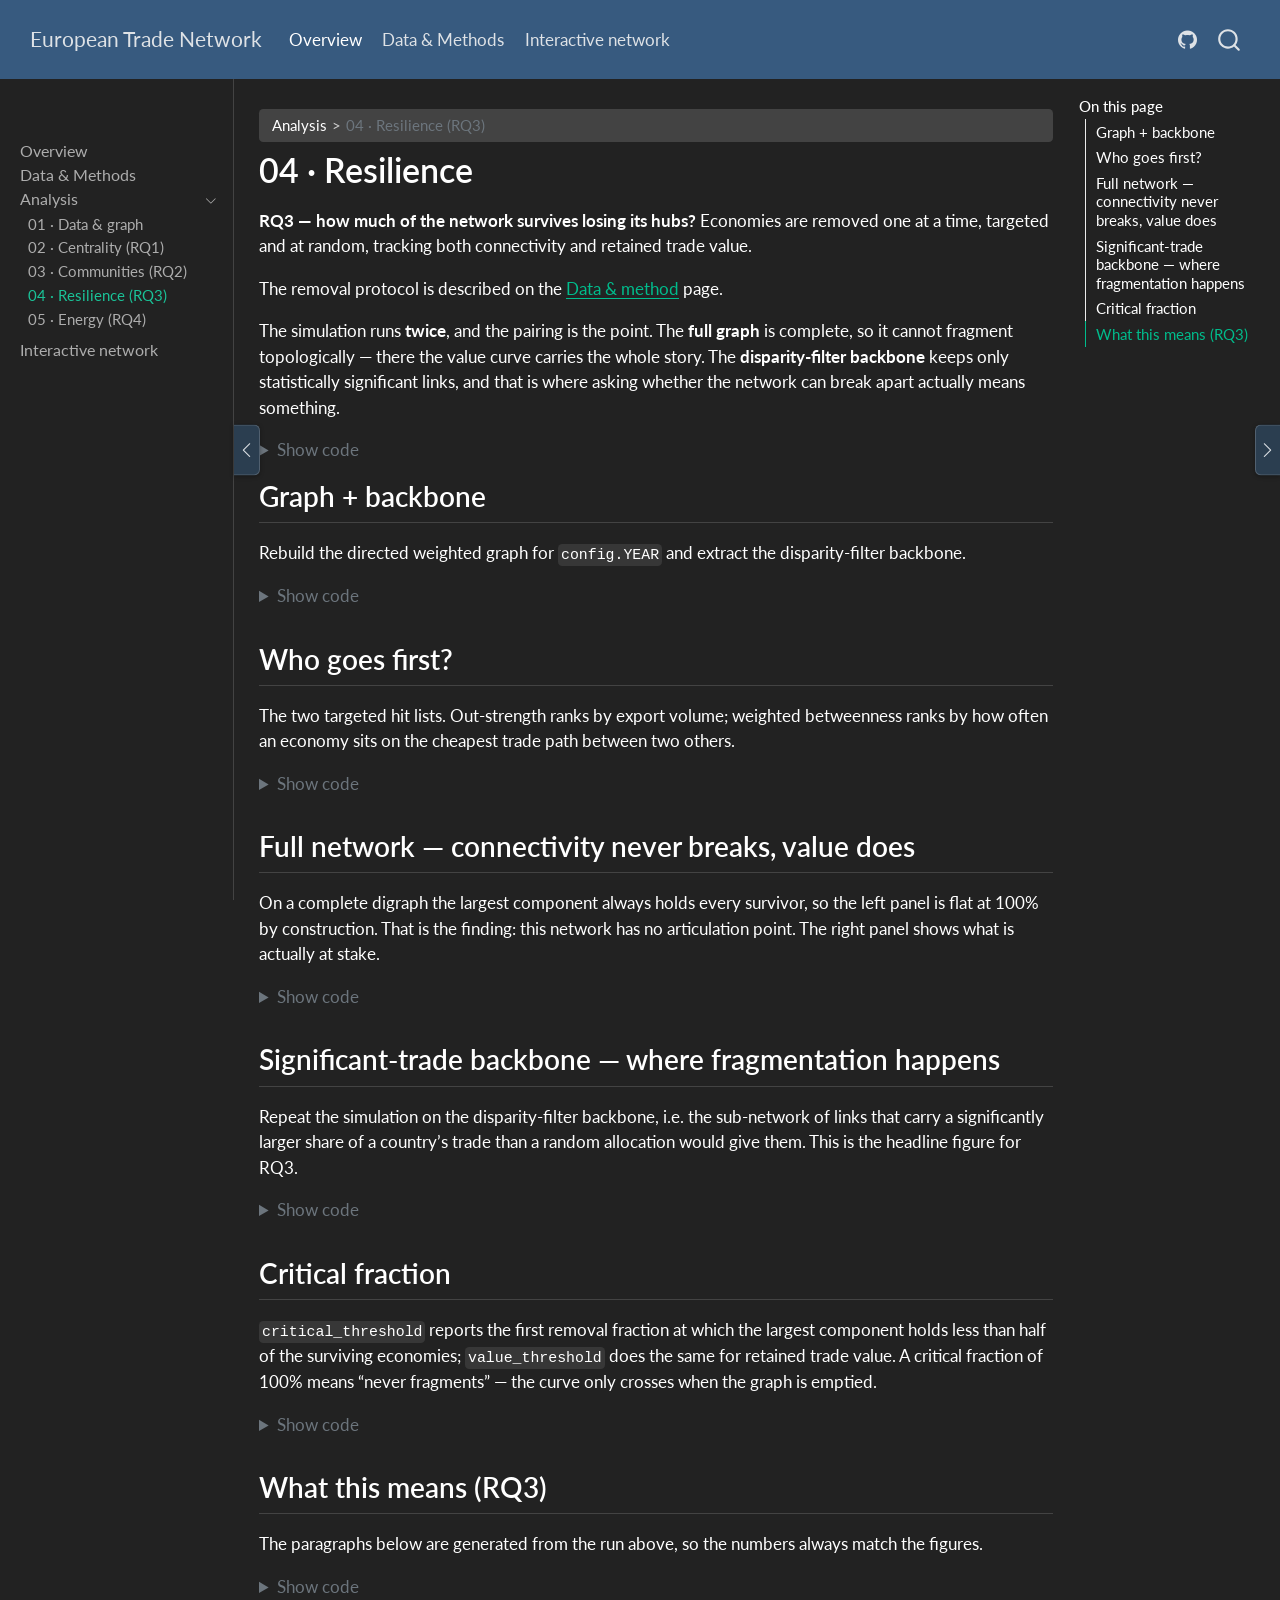
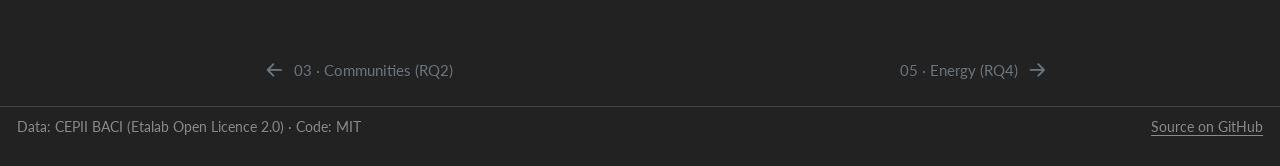
<file: notebooks/04_resilience.html>
<!DOCTYPE html>
<html xmlns="http://www.w3.org/1999/xhtml" lang="en" xml:lang="en"><head>

<meta charset="utf-8">
<meta name="generator" content="quarto-1.9.38">

<meta name="viewport" content="width=device-width, initial-scale=1.0, user-scalable=yes">


<title>04 · Resilience – European Trade Network</title>
<style>
/* Default styles provided by pandoc.
** See https://pandoc.org/MANUAL.html#variables-for-html for config info.
*/
code{white-space: pre-wrap;}
span.smallcaps{font-variant: small-caps;}
div.columns{display: flex; gap: min(4vw, 1.5em);}
div.column{flex: auto; overflow-x: auto;}
div.hanging-indent{margin-left: 1.5em; text-indent: -1.5em;}
ul.task-list{list-style: none;}
ul.task-list li input[type="checkbox"] {
  width: 0.8em;
  margin: 0 0.8em 0.2em -1em; /* quarto-specific, see https://github.com/quarto-dev/quarto-cli/issues/4556 */ 
  vertical-align: middle;
}
/* CSS for syntax highlighting */
html { -webkit-text-size-adjust: 100%; }
pre > code.sourceCode { white-space: pre; position: relative; }
pre > code.sourceCode > span { display: inline-block; line-height: 1.25; }
pre > code.sourceCode > span:empty { height: 1.2em; }
.sourceCode { overflow: visible; }
code.sourceCode > span { color: inherit; text-decoration: inherit; }
div.sourceCode { margin: 1em 0; }
pre.sourceCode { margin: 0; }
@media screen {
div.sourceCode { overflow: auto; }
}
@media print {
pre > code.sourceCode { white-space: pre-wrap; }
pre > code.sourceCode > span { text-indent: -5em; padding-left: 5em; }
}
pre.numberSource code
  { counter-reset: source-line 0; }
pre.numberSource code > span
  { position: relative; left: -4em; counter-increment: source-line; }
pre.numberSource code > span > a:first-child::before
  { content: counter(source-line);
    position: relative; left: -1em; text-align: right; vertical-align: baseline;
    border: none; display: inline-block;
    -webkit-touch-callout: none; -webkit-user-select: none;
    -khtml-user-select: none; -moz-user-select: none;
    -ms-user-select: none; user-select: none;
    padding: 0 4px; width: 4em;
  }
pre.numberSource { margin-left: 3em;  padding-left: 4px; }
div.sourceCode
  {   }
@media screen {
pre > code.sourceCode > span > a:first-child::before { text-decoration: underline; }
}
</style>


<script src="../site_libs/quarto-nav/quarto-nav.js"></script>
<script src="../site_libs/quarto-nav/headroom.min.js"></script>
<script src="../site_libs/clipboard/clipboard.min.js"></script>
<script src="../site_libs/quarto-search/autocomplete.umd.js"></script>
<script src="../site_libs/quarto-search/fuse.min.js"></script>
<script src="../site_libs/quarto-search/quarto-search.js"></script>
<meta name="quarto:offset" content="../">
<link href="../notebooks/05_energy_subnetwork.html" rel="next">
<link href="../notebooks/03_communities.html" rel="prev">
<link href="../figures/headline/01_flow_map.png" rel="icon" type="image/png">
<script src="../site_libs/quarto-html/quarto.js" type="module"></script>
<script src="../site_libs/quarto-html/tabsets/tabsets.js" type="module"></script>
<script src="../site_libs/quarto-html/popper.min.js"></script>
<script src="../site_libs/quarto-html/tippy.umd.min.js"></script>
<script src="../site_libs/quarto-html/anchor.min.js"></script>
<link href="../site_libs/quarto-html/tippy.css" rel="stylesheet">
<link href="../site_libs/quarto-html/quarto-syntax-highlighting-dark-0a6b7249c26820e032cb0bd839ff02b1.css" rel="stylesheet" id="quarto-text-highlighting-styles">
<script src="../site_libs/bootstrap/bootstrap.min.js"></script>
<link href="../site_libs/bootstrap/bootstrap-icons.css" rel="stylesheet">
<link href="../site_libs/bootstrap/bootstrap-43b0b9101082ebe6ae2a87ce18083149.min.css" rel="stylesheet" append-hash="true" id="quarto-bootstrap" data-mode="dark">
<script id="quarto-search-options" type="application/json">{
  "location": "navbar",
  "copy-button": false,
  "collapse-after": 3,
  "panel-placement": "end",
  "type": "overlay",
  "limit": 50,
  "keyboard-shortcut": [
    "f",
    "/",
    "s"
  ],
  "show-item-context": false,
  "language": {
    "search-no-results-text": "No results",
    "search-matching-documents-text": "matching documents",
    "search-copy-link-title": "Copy link to search",
    "search-hide-matches-text": "Hide additional matches",
    "search-more-match-text": "more match in this document",
    "search-more-matches-text": "more matches in this document",
    "search-clear-button-title": "Clear",
    "search-text-placeholder": "",
    "search-detached-cancel-button-title": "Cancel",
    "search-submit-button-title": "Submit",
    "search-label": "Search"
  }
}</script>


<link rel="stylesheet" href="../styles/sidebar-toggles.css">
</head>

<body class="nav-sidebar docked nav-fixed quarto-light">

<div id="quarto-search-results"></div>
  <header id="quarto-header" class="headroom fixed-top">
    <nav class="navbar navbar-expand-lg " data-bs-theme="dark">
      <div class="navbar-container container-fluid">
      <div class="navbar-brand-container mx-auto">
    <a class="navbar-brand" href="../index.html">
    <span class="navbar-title">European Trade Network</span>
    </a>
  </div>
            <div id="quarto-search" class="" title="Search"></div>
          <button class="navbar-toggler" type="button" data-bs-toggle="collapse" data-bs-target="#navbarCollapse" aria-controls="navbarCollapse" role="menu" aria-expanded="false" aria-label="Toggle navigation" onclick="if (window.quartoToggleHeadroom) { window.quartoToggleHeadroom(); }">
  <span class="navbar-toggler-icon"></span>
</button>
          <div class="collapse navbar-collapse" id="navbarCollapse">
            <ul class="navbar-nav navbar-nav-scroll me-auto">
  <li class="nav-item">
    <a class="nav-link active" href="../index.html" aria-current="page"> 
<span class="menu-text">Overview</span></a>
  </li>  
  <li class="nav-item">
    <a class="nav-link" href="../data.html"> 
<span class="menu-text">Data &amp; Methods</span></a>
  </li>  
  <li class="nav-item">
    <a class="nav-link" href="../network.html"> 
<span class="menu-text">Interactive network</span></a>
  </li>  
</ul>
            <ul class="navbar-nav navbar-nav-scroll ms-auto">
  <li class="nav-item compact">
    <a class="nav-link" href="https://github.com/fatemeh-studio/eu-trade-network"> <i class="bi bi-github" role="img" aria-label="Source on GitHub">
</i> 
<span class="menu-text"></span></a>
  </li>  
</ul>
          </div> <!-- /navcollapse -->
            <div class="quarto-navbar-tools">
</div>
      </div> <!-- /container-fluid -->
    </nav>
  <nav class="quarto-secondary-nav">
    <div class="container-fluid d-flex">
      <button type="button" class="quarto-btn-toggle btn" data-bs-toggle="collapse" role="button" data-bs-target=".quarto-sidebar-collapse-item" aria-controls="quarto-sidebar" aria-expanded="false" aria-label="Toggle sidebar navigation" onclick="if (window.quartoToggleHeadroom) { window.quartoToggleHeadroom(); }">
        <i class="bi bi-layout-text-sidebar-reverse"></i>
      </button>
        <nav class="quarto-page-breadcrumbs" aria-label="breadcrumb"><ol class="breadcrumb"><li class="breadcrumb-item"><a href="../notebooks/01_data_and_graph.html">Analysis</a></li><li class="breadcrumb-item"><a href="../notebooks/04_resilience.html">04 · Resilience (RQ3)</a></li></ol></nav>
        <a class="flex-grow-1" role="navigation" data-bs-toggle="collapse" data-bs-target=".quarto-sidebar-collapse-item" aria-controls="quarto-sidebar" aria-expanded="false" aria-label="Toggle sidebar navigation" onclick="if (window.quartoToggleHeadroom) { window.quartoToggleHeadroom(); }">      
        </a>
      <button type="button" class="btn quarto-search-button" aria-label="Search" onclick="window.quartoOpenSearch();">
        <i class="bi bi-search"></i>
      </button>
    </div>
  </nav>
</header>
<!-- content -->
<div id="quarto-content" class="quarto-container page-columns page-rows-contents page-layout-article page-navbar">
<!-- sidebar -->
  <nav id="quarto-sidebar" class="sidebar collapse collapse-horizontal quarto-sidebar-collapse-item sidebar-navigation docked overflow-auto">
        <div class="mt-2 flex-shrink-0 align-items-center">
        <div class="sidebar-search">
        <div id="quarto-search" class="" title="Search"></div>
        </div>
        </div>
    <div class="sidebar-menu-container"> 
    <ul class="list-unstyled mt-1">
        <li class="sidebar-item">
  <div class="sidebar-item-container"> 
  <a href="../index.html" class="sidebar-item-text sidebar-link">
 <span class="menu-text">Overview</span></a>
  </div>
</li>
        <li class="sidebar-item">
  <div class="sidebar-item-container"> 
  <a href="../data.html" class="sidebar-item-text sidebar-link">
 <span class="menu-text">Data &amp; Methods</span></a>
  </div>
</li>
        <li class="sidebar-item sidebar-item-section">
      <div class="sidebar-item-container"> 
            <a class="sidebar-item-text sidebar-link text-start" data-bs-toggle="collapse" data-bs-target="#quarto-sidebar-section-1" role="navigation" aria-expanded="true">
 <span class="menu-text">Analysis</span></a>
          <a class="sidebar-item-toggle text-start" data-bs-toggle="collapse" data-bs-target="#quarto-sidebar-section-1" role="navigation" aria-expanded="true" aria-label="Toggle section">
            <i class="bi bi-chevron-right ms-2"></i>
          </a> 
      </div>
      <ul id="quarto-sidebar-section-1" class="collapse list-unstyled sidebar-section depth1 show">  
          <li class="sidebar-item">
  <div class="sidebar-item-container"> 
  <a href="../notebooks/01_data_and_graph.html" class="sidebar-item-text sidebar-link">
 <span class="menu-text">01 · Data &amp; graph</span></a>
  </div>
</li>
          <li class="sidebar-item">
  <div class="sidebar-item-container"> 
  <a href="../notebooks/02_centrality_and_backbone.html" class="sidebar-item-text sidebar-link">
 <span class="menu-text">02 · Centrality (RQ1)</span></a>
  </div>
</li>
          <li class="sidebar-item">
  <div class="sidebar-item-container"> 
  <a href="../notebooks/03_communities.html" class="sidebar-item-text sidebar-link">
 <span class="menu-text">03 · Communities (RQ2)</span></a>
  </div>
</li>
          <li class="sidebar-item">
  <div class="sidebar-item-container"> 
  <a href="../notebooks/04_resilience.html" class="sidebar-item-text sidebar-link active">
 <span class="menu-text">04 · Resilience (RQ3)</span></a>
  </div>
</li>
          <li class="sidebar-item">
  <div class="sidebar-item-container"> 
  <a href="../notebooks/05_energy_subnetwork.html" class="sidebar-item-text sidebar-link">
 <span class="menu-text">05 · Energy (RQ4)</span></a>
  </div>
</li>
      </ul>
  </li>
        <li class="sidebar-item">
  <div class="sidebar-item-container"> 
  <a href="../network.html" class="sidebar-item-text sidebar-link">
 <span class="menu-text">Interactive network</span></a>
  </div>
</li>
    </ul>
    </div>
</nav>
<div id="quarto-sidebar-glass" class="quarto-sidebar-collapse-item" data-bs-toggle="collapse" data-bs-target=".quarto-sidebar-collapse-item"></div>
<!-- margin-sidebar -->
    <div id="quarto-margin-sidebar" class="sidebar margin-sidebar">
        <nav id="TOC" role="doc-toc" class="toc-active">
    <h2 id="toc-title">On this page</h2>
   
  <ul>
  <li><a href="#graph-backbone" id="toc-graph-backbone" class="nav-link active" data-scroll-target="#graph-backbone">Graph + backbone</a></li>
  <li><a href="#who-goes-first" id="toc-who-goes-first" class="nav-link" data-scroll-target="#who-goes-first">Who goes first?</a></li>
  <li><a href="#full-network-connectivity-never-breaks-value-does" id="toc-full-network-connectivity-never-breaks-value-does" class="nav-link" data-scroll-target="#full-network-connectivity-never-breaks-value-does">Full network — connectivity never breaks, value does</a></li>
  <li><a href="#significant-trade-backbone-where-fragmentation-happens" id="toc-significant-trade-backbone-where-fragmentation-happens" class="nav-link" data-scroll-target="#significant-trade-backbone-where-fragmentation-happens">Significant-trade backbone — where fragmentation happens</a></li>
  <li><a href="#critical-fraction" id="toc-critical-fraction" class="nav-link" data-scroll-target="#critical-fraction">Critical fraction</a></li>
  <li><a href="#what-this-means-rq3" id="toc-what-this-means-rq3" class="nav-link" data-scroll-target="#what-this-means-rq3">What this means (RQ3)</a></li>
  </ul>
</nav>
    </div>
<!-- main -->
<main class="content" id="quarto-document-content">

<header id="title-block-header" class="quarto-title-block default"><nav class="quarto-page-breadcrumbs quarto-title-breadcrumbs d-none d-lg-block" aria-label="breadcrumb"><ol class="breadcrumb"><li class="breadcrumb-item"><a href="../notebooks/01_data_and_graph.html">Analysis</a></li><li class="breadcrumb-item"><a href="../notebooks/04_resilience.html">04 · Resilience (RQ3)</a></li></ol></nav>
<div class="quarto-title">
<h1 class="title">04 · Resilience</h1>
</div>



<div class="quarto-title-meta">

    
  
    
  </div>
  


</header>


<p><strong>RQ3 — how much of the network survives losing its hubs?</strong> Economies are removed one at a time, targeted and at random, tracking both connectivity and retained trade value.</p>
<p>The removal protocol is described on the <a href="../data.html">Data &amp; method</a> page.</p>
<p>The simulation runs <strong>twice</strong>, and the pairing is the point. The <strong>full graph</strong> is complete, so it cannot fragment topologically — there the value curve carries the whole story. The <strong>disparity-filter backbone</strong> keeps only statistically significant links, and that is where asking whether the network can break apart actually means something.</p>
<div id="1" class="cell">
<details class="code-fold">
<summary>Show code</summary>
<div class="code-copy-outer-scaffold"><div class="sourceCode cell-code" id="cb1"><pre class="sourceCode python code-with-copy"><code class="sourceCode python"><span id="cb1-1"><a href="#cb1-1" aria-hidden="true" tabindex="-1"></a><span class="im">from</span> __future__ <span class="im">import</span> annotations</span>
<span id="cb1-2"><a href="#cb1-2" aria-hidden="true" tabindex="-1"></a></span>
<span id="cb1-3"><a href="#cb1-3" aria-hidden="true" tabindex="-1"></a><span class="im">import</span> pandas <span class="im">as</span> pd</span>
<span id="cb1-4"><a href="#cb1-4" aria-hidden="true" tabindex="-1"></a><span class="im">from</span> IPython.display <span class="im">import</span> Markdown, display</span>
<span id="cb1-5"><a href="#cb1-5" aria-hidden="true" tabindex="-1"></a></span>
<span id="cb1-6"><a href="#cb1-6" aria-hidden="true" tabindex="-1"></a><span class="im">from</span> eu_trade_network <span class="im">import</span> config, data_loader, graph, metrics, resilience, viz</span>
<span id="cb1-7"><a href="#cb1-7" aria-hidden="true" tabindex="-1"></a></span>
<span id="cb1-8"><a href="#cb1-8" aria-hidden="true" tabindex="-1"></a>N_RANDOM_RUNS <span class="op">=</span> <span class="dv">20</span></span></code></pre></div><button title="Copy to Clipboard" class="code-copy-button"><i class="bi"></i></button></div>
</details>
</div>
<section id="graph-backbone" class="level2">
<h2 class="anchored" data-anchor-id="graph-backbone">Graph + backbone</h2>
<p>Rebuild the directed weighted graph for <code>config.YEAR</code> and extract the disparity-filter backbone.</p>
<div id="3" class="cell">
<details class="code-fold">
<summary>Show code</summary>
<div class="code-copy-outer-scaffold"><div class="sourceCode cell-code" id="cb2"><pre class="sourceCode python code-with-copy"><code class="sourceCode python"><span id="cb2-1"><a href="#cb2-1" aria-hidden="true" tabindex="-1"></a>edgelist <span class="op">=</span> data_loader.build_edgelist()</span>
<span id="cb2-2"><a href="#cb2-2" aria-hidden="true" tabindex="-1"></a>G <span class="op">=</span> graph.build_graph(edgelist)</span>
<span id="cb2-3"><a href="#cb2-3" aria-hidden="true" tabindex="-1"></a>backbone <span class="op">=</span> metrics.disparity_filter(G, alpha<span class="op">=</span>config.DISPARITY_ALPHA)</span>
<span id="cb2-4"><a href="#cb2-4" aria-hidden="true" tabindex="-1"></a></span>
<span id="cb2-5"><a href="#cb2-5" aria-hidden="true" tabindex="-1"></a>summary <span class="op">=</span> graph.graph_summary(G)</span>
<span id="cb2-6"><a href="#cb2-6" aria-hidden="true" tabindex="-1"></a>n_nodes <span class="op">=</span> <span class="bu">int</span>(summary[<span class="st">"n_nodes"</span>])</span>
<span id="cb2-7"><a href="#cb2-7" aria-hidden="true" tabindex="-1"></a><span class="bu">print</span>(</span>
<span id="cb2-8"><a href="#cb2-8" aria-hidden="true" tabindex="-1"></a>    <span class="ss">f"Full graph: </span><span class="sc">{</span>n_nodes<span class="sc">}</span><span class="ss"> economies, </span><span class="sc">{</span><span class="bu">int</span>(summary[<span class="st">'n_edges'</span>])<span class="sc">}</span><span class="ss"> edges, "</span></span>
<span id="cb2-9"><a href="#cb2-9" aria-hidden="true" tabindex="-1"></a>    <span class="ss">f"density = </span><span class="sc">{</span>summary[<span class="st">'density'</span>]<span class="sc">:.2f}</span><span class="ss">, "</span></span>
<span id="cb2-10"><a href="#cb2-10" aria-hidden="true" tabindex="-1"></a>    <span class="ss">f"total trade = </span><span class="sc">{</span>summary[<span class="st">'total_value_kusd'</span>] <span class="op">/</span> <span class="fl">1e6</span><span class="sc">:,.0f}</span><span class="ss"> bn USD"</span></span>
<span id="cb2-11"><a href="#cb2-11" aria-hidden="true" tabindex="-1"></a>)</span>
<span id="cb2-12"><a href="#cb2-12" aria-hidden="true" tabindex="-1"></a><span class="bu">print</span>(</span>
<span id="cb2-13"><a href="#cb2-13" aria-hidden="true" tabindex="-1"></a>    <span class="ss">f"Backbone (alpha = </span><span class="sc">{</span>config<span class="sc">.</span>DISPARITY_ALPHA<span class="sc">}</span><span class="ss">): </span><span class="sc">{</span>backbone<span class="sc">.</span>number_of_nodes()<span class="sc">}</span><span class="ss"> economies, "</span></span>
<span id="cb2-14"><a href="#cb2-14" aria-hidden="true" tabindex="-1"></a>    <span class="ss">f"</span><span class="sc">{</span>backbone<span class="sc">.</span>number_of_edges()<span class="sc">}</span><span class="ss"> significant edges"</span></span>
<span id="cb2-15"><a href="#cb2-15" aria-hidden="true" tabindex="-1"></a>)</span></code></pre></div><button title="Copy to Clipboard" class="code-copy-button"><i class="bi"></i></button></div>
</details>
</div>
</section>
<section id="who-goes-first" class="level2">
<h2 class="anchored" data-anchor-id="who-goes-first">Who goes first?</h2>
<p>The two targeted hit lists. Out-strength ranks by export volume; weighted betweenness ranks by how often an economy sits on the cheapest trade path between two others.</p>
<div id="5" class="cell">
<details class="code-fold">
<summary>Show code</summary>
<div class="code-copy-outer-scaffold"><div class="sourceCode cell-code" id="cb3"><pre class="sourceCode python code-with-copy"><code class="sourceCode python"><span id="cb3-1"><a href="#cb3-1" aria-hidden="true" tabindex="-1"></a>top_n <span class="op">=</span> <span class="dv">8</span></span>
<span id="cb3-2"><a href="#cb3-2" aria-hidden="true" tabindex="-1"></a>by_strength <span class="op">=</span> resilience.simulate_removal(G, <span class="st">"strength"</span>)</span>
<span id="cb3-3"><a href="#cb3-3" aria-hidden="true" tabindex="-1"></a>by_betweenness <span class="op">=</span> resilience.simulate_removal(G, <span class="st">"betweenness"</span>)</span>
<span id="cb3-4"><a href="#cb3-4" aria-hidden="true" tabindex="-1"></a></span>
<span id="cb3-5"><a href="#cb3-5" aria-hidden="true" tabindex="-1"></a>hit_lists <span class="op">=</span> pd.DataFrame(</span>
<span id="cb3-6"><a href="#cb3-6" aria-hidden="true" tabindex="-1"></a>    {</span>
<span id="cb3-7"><a href="#cb3-7" aria-hidden="true" tabindex="-1"></a>        <span class="st">"rank"</span>: <span class="bu">range</span>(<span class="dv">1</span>, top_n <span class="op">+</span> <span class="dv">1</span>),</span>
<span id="cb3-8"><a href="#cb3-8" aria-hidden="true" tabindex="-1"></a>        <span class="st">"by out-strength"</span>: by_strength[<span class="st">"removed_node"</span>].tolist()[<span class="dv">1</span> : top_n <span class="op">+</span> <span class="dv">1</span>],</span>
<span id="cb3-9"><a href="#cb3-9" aria-hidden="true" tabindex="-1"></a>        <span class="st">"by betweenness"</span>: by_betweenness[<span class="st">"removed_node"</span>].tolist()[<span class="dv">1</span> : top_n <span class="op">+</span> <span class="dv">1</span>],</span>
<span id="cb3-10"><a href="#cb3-10" aria-hidden="true" tabindex="-1"></a>    }</span>
<span id="cb3-11"><a href="#cb3-11" aria-hidden="true" tabindex="-1"></a>).set_index(<span class="st">"rank"</span>)</span>
<span id="cb3-12"><a href="#cb3-12" aria-hidden="true" tabindex="-1"></a>hit_lists</span></code></pre></div><button title="Copy to Clipboard" class="code-copy-button"><i class="bi"></i></button></div>
</details>
</div>
</section>
<section id="full-network-connectivity-never-breaks-value-does" class="level2">
<h2 class="anchored" data-anchor-id="full-network-connectivity-never-breaks-value-does">Full network — connectivity never breaks, value does</h2>
<p>On a complete digraph the largest component always holds every survivor, so the left panel is flat at 100% by construction. That is the finding: this network has no articulation point. The right panel shows what is actually at stake.</p>
<div id="7" class="cell">
<details class="code-fold">
<summary>Show code</summary>
<div class="code-copy-outer-scaffold"><div class="sourceCode cell-code" id="cb4"><pre class="sourceCode python code-with-copy"><code class="sourceCode python"><span id="cb4-1"><a href="#cb4-1" aria-hidden="true" tabindex="-1"></a>curves_full <span class="op">=</span> resilience.run_random_vs_targeted(G, n_random_runs<span class="op">=</span>N_RANDOM_RUNS)</span>
<span id="cb4-2"><a href="#cb4-2" aria-hidden="true" tabindex="-1"></a></span>
<span id="cb4-3"><a href="#cb4-3" aria-hidden="true" tabindex="-1"></a>fig_full <span class="op">=</span> viz.plot_resilience(</span>
<span id="cb4-4"><a href="#cb4-4" aria-hidden="true" tabindex="-1"></a>    curves_full,</span>
<span id="cb4-5"><a href="#cb4-5" aria-hidden="true" tabindex="-1"></a>    title<span class="op">=</span><span class="ss">f"Full trade network (</span><span class="sc">{</span>n_nodes<span class="sc">}</span><span class="ss"> economies, density = 1) — hub attack vs random failure"</span>,</span>
<span id="cb4-6"><a href="#cb4-6" aria-hidden="true" tabindex="-1"></a>)</span>
<span id="cb4-7"><a href="#cb4-7" aria-hidden="true" tabindex="-1"></a>out <span class="op">=</span> viz.save_fig(fig_full, <span class="st">"04_resilience_full_graph.png"</span>, headline<span class="op">=</span><span class="va">False</span>)</span>
<span id="cb4-8"><a href="#cb4-8" aria-hidden="true" tabindex="-1"></a><span class="bu">print</span>(<span class="ss">f"Saved </span><span class="sc">{</span>out<span class="sc">}</span><span class="ss">"</span>)</span>
<span id="cb4-9"><a href="#cb4-9" aria-hidden="true" tabindex="-1"></a>fig_full.show()</span></code></pre></div><button title="Copy to Clipboard" class="code-copy-button"><i class="bi"></i></button></div>
</details>
</div>
</section>
<section id="significant-trade-backbone-where-fragmentation-happens" class="level2">
<h2 class="anchored" data-anchor-id="significant-trade-backbone-where-fragmentation-happens">Significant-trade backbone — where fragmentation happens</h2>
<p>Repeat the simulation on the disparity-filter backbone, i.e.&nbsp;the sub-network of links that carry a significantly larger share of a country’s trade than a random allocation would give them. This is the headline figure for RQ3.</p>
<div id="9" class="cell">
<details class="code-fold">
<summary>Show code</summary>
<div class="code-copy-outer-scaffold"><div class="sourceCode cell-code" id="cb5"><pre class="sourceCode python code-with-copy"><code class="sourceCode python"><span id="cb5-1"><a href="#cb5-1" aria-hidden="true" tabindex="-1"></a>curves_bb <span class="op">=</span> resilience.run_random_vs_targeted(backbone, n_random_runs<span class="op">=</span>N_RANDOM_RUNS)</span>
<span id="cb5-2"><a href="#cb5-2" aria-hidden="true" tabindex="-1"></a></span>
<span id="cb5-3"><a href="#cb5-3" aria-hidden="true" tabindex="-1"></a>fig_bb <span class="op">=</span> viz.plot_resilience(</span>
<span id="cb5-4"><a href="#cb5-4" aria-hidden="true" tabindex="-1"></a>    curves_bb,</span>
<span id="cb5-5"><a href="#cb5-5" aria-hidden="true" tabindex="-1"></a>    title<span class="op">=</span>(</span>
<span id="cb5-6"><a href="#cb5-6" aria-hidden="true" tabindex="-1"></a>        <span class="ss">f"Significant-trade backbone (alpha = </span><span class="sc">{</span>config<span class="sc">.</span>DISPARITY_ALPHA<span class="sc">}</span><span class="ss">) — "</span></span>
<span id="cb5-7"><a href="#cb5-7" aria-hidden="true" tabindex="-1"></a>        <span class="st">"hub attack vs random failure"</span></span>
<span id="cb5-8"><a href="#cb5-8" aria-hidden="true" tabindex="-1"></a>    ),</span>
<span id="cb5-9"><a href="#cb5-9" aria-hidden="true" tabindex="-1"></a>)</span>
<span id="cb5-10"><a href="#cb5-10" aria-hidden="true" tabindex="-1"></a>out <span class="op">=</span> viz.save_fig(fig_bb, <span class="st">"04_resilience.png"</span>, headline<span class="op">=</span><span class="va">True</span>)</span>
<span id="cb5-11"><a href="#cb5-11" aria-hidden="true" tabindex="-1"></a><span class="bu">print</span>(<span class="ss">f"Saved </span><span class="sc">{</span>out<span class="sc">}</span><span class="ss">"</span>)</span>
<span id="cb5-12"><a href="#cb5-12" aria-hidden="true" tabindex="-1"></a>fig_bb.show()</span></code></pre></div><button title="Copy to Clipboard" class="code-copy-button"><i class="bi"></i></button></div>
</details>
</div>
</section>
<section id="critical-fraction" class="level2">
<h2 class="anchored" data-anchor-id="critical-fraction">Critical fraction</h2>
<p><code>critical_threshold</code> reports the first removal fraction at which the largest component holds less than half of the surviving economies; <code>value_threshold</code> does the same for retained trade value. A critical fraction of 100% means “never fragments” — the curve only crosses when the graph is emptied.</p>
<div id="11" class="cell">
<details class="code-fold">
<summary>Show code</summary>
<div class="code-copy-outer-scaffold"><div class="sourceCode cell-code" id="cb6"><pre class="sourceCode python code-with-copy"><code class="sourceCode python"><span id="cb6-1"><a href="#cb6-1" aria-hidden="true" tabindex="-1"></a>rows <span class="op">=</span> []</span>
<span id="cb6-2"><a href="#cb6-2" aria-hidden="true" tabindex="-1"></a><span class="cf">for</span> network, curves <span class="kw">in</span> ((<span class="st">"full graph"</span>, curves_full), (<span class="st">"backbone"</span>, curves_bb)):</span>
<span id="cb6-3"><a href="#cb6-3" aria-hidden="true" tabindex="-1"></a>    <span class="cf">for</span> strategy, frame <span class="kw">in</span> curves.groupby(<span class="st">"strategy"</span>, sort<span class="op">=</span><span class="va">False</span>):</span>
<span id="cb6-4"><a href="#cb6-4" aria-hidden="true" tabindex="-1"></a>        crit <span class="op">=</span> resilience.critical_threshold(frame)</span>
<span id="cb6-5"><a href="#cb6-5" aria-hidden="true" tabindex="-1"></a>        half <span class="op">=</span> resilience.value_threshold(frame)</span>
<span id="cb6-6"><a href="#cb6-6" aria-hidden="true" tabindex="-1"></a>        rows.append(</span>
<span id="cb6-7"><a href="#cb6-7" aria-hidden="true" tabindex="-1"></a>            {</span>
<span id="cb6-8"><a href="#cb6-8" aria-hidden="true" tabindex="-1"></a>                <span class="st">"network"</span>: network,</span>
<span id="cb6-9"><a href="#cb6-9" aria-hidden="true" tabindex="-1"></a>                <span class="st">"strategy"</span>: <span class="bu">str</span>(strategy),</span>
<span id="cb6-10"><a href="#cb6-10" aria-hidden="true" tabindex="-1"></a>                <span class="st">"critical_fraction"</span>: crit,</span>
<span id="cb6-11"><a href="#cb6-11" aria-hidden="true" tabindex="-1"></a>                <span class="st">"economies_to_fragment"</span>: <span class="bu">round</span>(crit <span class="op">*</span> n_nodes),</span>
<span id="cb6-12"><a href="#cb6-12" aria-hidden="true" tabindex="-1"></a>                <span class="st">"half_value_fraction"</span>: half,</span>
<span id="cb6-13"><a href="#cb6-13" aria-hidden="true" tabindex="-1"></a>                <span class="st">"economies_to_halve_value"</span>: <span class="bu">round</span>(half <span class="op">*</span> n_nodes),</span>
<span id="cb6-14"><a href="#cb6-14" aria-hidden="true" tabindex="-1"></a>            }</span>
<span id="cb6-15"><a href="#cb6-15" aria-hidden="true" tabindex="-1"></a>        )</span>
<span id="cb6-16"><a href="#cb6-16" aria-hidden="true" tabindex="-1"></a></span>
<span id="cb6-17"><a href="#cb6-17" aria-hidden="true" tabindex="-1"></a>thresholds <span class="op">=</span> pd.DataFrame(rows)</span>
<span id="cb6-18"><a href="#cb6-18" aria-hidden="true" tabindex="-1"></a>thresholds.style.<span class="bu">format</span>({<span class="st">"critical_fraction"</span>: <span class="st">"</span><span class="sc">{:.1%}</span><span class="st">"</span>, <span class="st">"half_value_fraction"</span>: <span class="st">"</span><span class="sc">{:.1%}</span><span class="st">"</span>}).hide(</span>
<span id="cb6-19"><a href="#cb6-19" aria-hidden="true" tabindex="-1"></a>    axis<span class="op">=</span><span class="st">"index"</span></span>
<span id="cb6-20"><a href="#cb6-20" aria-hidden="true" tabindex="-1"></a>)</span></code></pre></div><button title="Copy to Clipboard" class="code-copy-button"><i class="bi"></i></button></div>
</details>
</div>
</section>
<section id="what-this-means-rq3" class="level2">
<h2 class="anchored" data-anchor-id="what-this-means-rq3">What this means (RQ3)</h2>
<p>The paragraphs below are generated from the run above, so the numbers always match the figures.</p>
<div id="13" class="cell">
<details class="code-fold">
<summary>Show code</summary>
<div class="code-copy-outer-scaffold"><div class="sourceCode cell-code" id="cb7"><pre class="sourceCode python code-with-copy"><code class="sourceCode python"><span id="cb7-1"><a href="#cb7-1" aria-hidden="true" tabindex="-1"></a><span class="kw">def</span> _pick(network: <span class="bu">str</span>, strategy: <span class="bu">str</span>, column: <span class="bu">str</span>) <span class="op">-&gt;</span> <span class="bu">float</span>:</span>
<span id="cb7-2"><a href="#cb7-2" aria-hidden="true" tabindex="-1"></a>    row <span class="op">=</span> thresholds.loc[(thresholds[<span class="st">"network"</span>] <span class="op">==</span> network) <span class="op">&amp;</span> (thresholds[<span class="st">"strategy"</span>] <span class="op">==</span> strategy)]</span>
<span id="cb7-3"><a href="#cb7-3" aria-hidden="true" tabindex="-1"></a>    <span class="cf">return</span> <span class="bu">float</span>(row[column].to_numpy()[<span class="dv">0</span>])</span>
<span id="cb7-4"><a href="#cb7-4" aria-hidden="true" tabindex="-1"></a></span>
<span id="cb7-5"><a href="#cb7-5" aria-hidden="true" tabindex="-1"></a></span>
<span id="cb7-6"><a href="#cb7-6" aria-hidden="true" tabindex="-1"></a>crit_strength <span class="op">=</span> _pick(<span class="st">"backbone"</span>, resilience.STRENGTH_STRATEGY, <span class="st">"critical_fraction"</span>)</span>
<span id="cb7-7"><a href="#cb7-7" aria-hidden="true" tabindex="-1"></a>crit_between <span class="op">=</span> _pick(<span class="st">"backbone"</span>, resilience.BETWEENNESS_STRATEGY, <span class="st">"critical_fraction"</span>)</span>
<span id="cb7-8"><a href="#cb7-8" aria-hidden="true" tabindex="-1"></a>crit_random <span class="op">=</span> _pick(<span class="st">"backbone"</span>, resilience.RANDOM_STRATEGY, <span class="st">"critical_fraction"</span>)</span>
<span id="cb7-9"><a href="#cb7-9" aria-hidden="true" tabindex="-1"></a>half_targeted <span class="op">=</span> _pick(<span class="st">"full graph"</span>, resilience.STRENGTH_STRATEGY, <span class="st">"half_value_fraction"</span>)</span>
<span id="cb7-10"><a href="#cb7-10" aria-hidden="true" tabindex="-1"></a>half_random <span class="op">=</span> _pick(<span class="st">"full graph"</span>, resilience.RANDOM_STRATEGY, <span class="st">"half_value_fraction"</span>)</span>
<span id="cb7-11"><a href="#cb7-11" aria-hidden="true" tabindex="-1"></a></span>
<span id="cb7-12"><a href="#cb7-12" aria-hidden="true" tabindex="-1"></a>n_half <span class="op">=</span> <span class="bu">round</span>(half_targeted <span class="op">*</span> n_nodes)</span>
<span id="cb7-13"><a href="#cb7-13" aria-hidden="true" tabindex="-1"></a>top_exporters <span class="op">=</span> by_strength[<span class="st">"removed_node"</span>].tolist()[<span class="dv">1</span> : n_half <span class="op">+</span> <span class="dv">1</span>]</span>
<span id="cb7-14"><a href="#cb7-14" aria-hidden="true" tabindex="-1"></a>lost_first <span class="op">=</span> <span class="fl">1.0</span> <span class="op">-</span> <span class="bu">float</span>(by_strength[<span class="st">"trade_value_retained"</span>].to_numpy()[<span class="dv">1</span>])</span>
<span id="cb7-15"><a href="#cb7-15" aria-hidden="true" tabindex="-1"></a>lost_deu <span class="op">=</span> <span class="fl">1.0</span> <span class="op">-</span> <span class="bu">float</span>(by_betweenness[<span class="st">"trade_value_retained"</span>].to_numpy()[<span class="dv">1</span>])</span>
<span id="cb7-16"><a href="#cb7-16" aria-hidden="true" tabindex="-1"></a>aut_rank <span class="op">=</span> by_strength[<span class="st">"removed_node"</span>].tolist().index(<span class="st">"AUT"</span>)</span>
<span id="cb7-17"><a href="#cb7-17" aria-hidden="true" tabindex="-1"></a>aut_curve <span class="op">=</span> resilience.simulate_removal(G, [<span class="st">"AUT"</span>])</span>
<span id="cb7-18"><a href="#cb7-18" aria-hidden="true" tabindex="-1"></a>aut_share <span class="op">=</span> <span class="fl">1.0</span> <span class="op">-</span> <span class="bu">float</span>(aut_curve[<span class="st">"trade_value_retained"</span>].to_numpy()[<span class="dv">1</span>])</span>
<span id="cb7-19"><a href="#cb7-19" aria-hidden="true" tabindex="-1"></a></span>
<span id="cb7-20"><a href="#cb7-20" aria-hidden="true" tabindex="-1"></a>paragraphs <span class="op">=</span> [</span>
<span id="cb7-21"><a href="#cb7-21" aria-hidden="true" tabindex="-1"></a>    <span class="ss">f"**Critical fraction.** On the significant-trade backbone the network breaks apart once "</span></span>
<span id="cb7-22"><a href="#cb7-22" aria-hidden="true" tabindex="-1"></a>    <span class="ss">f"</span><span class="sc">{</span>crit_between<span class="sc">:.0%}</span><span class="ss"> of economies (</span><span class="sc">{</span><span class="bu">round</span>(crit_between <span class="op">*</span> n_nodes)<span class="sc">}</span><span class="ss"> of </span><span class="sc">{</span>n_nodes<span class="sc">}</span><span class="ss">) are removed "</span></span>
<span id="cb7-23"><a href="#cb7-23" aria-hidden="true" tabindex="-1"></a>    <span class="ss">f"in betweenness order, or </span><span class="sc">{</span>crit_strength<span class="sc">:.0%}</span><span class="ss"> (</span><span class="sc">{</span><span class="bu">round</span>(crit_strength <span class="op">*</span> n_nodes)<span class="sc">}</span><span class="ss">) in "</span></span>
<span id="cb7-24"><a href="#cb7-24" aria-hidden="true" tabindex="-1"></a>    <span class="ss">f"export-volume order — *broken* meaning the largest surviving component no longer holds "</span></span>
<span id="cb7-25"><a href="#cb7-25" aria-hidden="true" tabindex="-1"></a>    <span class="ss">f"half the remaining economies. Random failure has to take out </span><span class="sc">{</span>crit_random<span class="sc">:.0%}</span><span class="ss"> "</span></span>
<span id="cb7-26"><a href="#cb7-26" aria-hidden="true" tabindex="-1"></a>    <span class="ss">f"(</span><span class="sc">{</span><span class="bu">round</span>(crit_random <span class="op">*</span> n_nodes)<span class="sc">}</span><span class="ss">) before the same thing happens, so the backbone is about "</span></span>
<span id="cb7-27"><a href="#cb7-27" aria-hidden="true" tabindex="-1"></a>    <span class="ss">f"**</span><span class="sc">{</span>crit_random <span class="op">/</span> crit_between<span class="sc">:.1f}</span><span class="ss">× more tolerant of accidents than of a deliberate hit "</span></span>
<span id="cb7-28"><a href="#cb7-28" aria-hidden="true" tabindex="-1"></a>    <span class="ss">f"list**. Bridge economies bite sooner than big exporters: targeting betweenness fragments "</span></span>
<span id="cb7-29"><a href="#cb7-29" aria-hidden="true" tabindex="-1"></a>    <span class="ss">f"the backbone </span><span class="sc">{</span>(crit_strength <span class="op">-</span> crit_between) <span class="op">*</span> n_nodes<span class="sc">:.0f}</span><span class="ss"> economies earlier than "</span></span>
<span id="cb7-30"><a href="#cb7-30" aria-hidden="true" tabindex="-1"></a>    <span class="ss">f"targeting export volume."</span>,</span>
<span id="cb7-31"><a href="#cb7-31" aria-hidden="true" tabindex="-1"></a>    <span class="st">"**Connectivity is not the weak point.** The full network is complete (density = 1): every "</span></span>
<span id="cb7-32"><a href="#cb7-32" aria-hidden="true" tabindex="-1"></a>    <span class="st">"economy trades directly with every other, so nothing short of emptying it leaves anyone "</span></span>
<span id="cb7-33"><a href="#cb7-33" aria-hidden="true" tabindex="-1"></a>    <span class="st">"stranded. There is no bridge to cut, and no trade agreement can add redundancy that is not "</span></span>
<span id="cb7-34"><a href="#cb7-34" aria-hidden="true" tabindex="-1"></a>    <span class="st">"already there. Resilience here is not about whether the links exist — it is about how "</span></span>
<span id="cb7-35"><a href="#cb7-35" aria-hidden="true" tabindex="-1"></a>    <span class="st">"lopsidedly the value sits on them."</span>,</span>
<span id="cb7-36"><a href="#cb7-36" aria-hidden="true" tabindex="-1"></a>    <span class="ss">f"**Value is the weak point.** Losing the single largest exporter (</span><span class="sc">{</span>top_exporters[<span class="dv">0</span>]<span class="sc">}</span><span class="ss">) "</span></span>
<span id="cb7-37"><a href="#cb7-37" aria-hidden="true" tabindex="-1"></a>    <span class="ss">f"already strands </span><span class="sc">{</span>lost_first<span class="sc">:.0%}</span><span class="ss"> of this </span><span class="sc">{</span>n_nodes<span class="sc">}</span><span class="ss">-economy network's merchandise trade "</span></span>
<span id="cb7-38"><a href="#cb7-38" aria-hidden="true" tabindex="-1"></a>    <span class="ss">f"value; losing Germany alone strands </span><span class="sc">{</span>lost_deu<span class="sc">:.0%}</span><span class="ss">. **Half of all trade value is gone once "</span></span>
<span id="cb7-39"><a href="#cb7-39" aria-hidden="true" tabindex="-1"></a>    <span class="ss">f"</span><span class="sc">{</span>n_half<span class="sc">}</span><span class="ss"> economies (</span><span class="sc">{</span><span class="st">', '</span><span class="sc">.</span>join(top_exporters)<span class="sc">}</span><span class="ss">) are removed** — </span><span class="sc">{</span>half_targeted<span class="sc">:.0%}</span><span class="ss"> of the "</span></span>
<span id="cb7-40"><a href="#cb7-40" aria-hidden="true" tabindex="-1"></a>    <span class="ss">f"nodes. Random failure needs </span><span class="sc">{</span><span class="bu">round</span>(half_random <span class="op">*</span> n_nodes)<span class="sc">}</span><span class="ss"> economies (</span><span class="sc">{</span>half_random<span class="sc">:.0%}</span><span class="ss">) "</span></span>
<span id="cb7-41"><a href="#cb7-41" aria-hidden="true" tabindex="-1"></a>    <span class="ss">f"for the same damage, making a targeted shock roughly "</span></span>
<span id="cb7-42"><a href="#cb7-42" aria-hidden="true" tabindex="-1"></a>    <span class="ss">f"</span><span class="sc">{</span>half_random <span class="op">/</span> half_targeted<span class="sc">:.1f}</span><span class="ss">× more efficient than an untargeted one."</span>,</span>
<span id="cb7-43"><a href="#cb7-43" aria-hidden="true" tabindex="-1"></a>    <span class="st">"**Policy reading.**"</span>,</span>
<span id="cb7-44"><a href="#cb7-44" aria-hidden="true" tabindex="-1"></a>    <span class="st">"1. **Stress-test the backbone, not the full graph** — shocks travel along the significant "</span></span>
<span id="cb7-45"><a href="#cb7-45" aria-hidden="true" tabindex="-1"></a>    <span class="st">"corridors, and that is the object that actually fragments.</span><span class="ch">\n</span><span class="st">"</span></span>
<span id="cb7-46"><a href="#cb7-46" aria-hidden="true" tabindex="-1"></a>    <span class="st">"2. **Diversification, not redundancy, is the lever** — the links already exist; the volume "</span></span>
<span id="cb7-47"><a href="#cb7-47" aria-hidden="true" tabindex="-1"></a>    <span class="st">"on them is what is concentrated, so exposure falls only by shifting trade away from the top "</span></span>
<span id="cb7-48"><a href="#cb7-48" aria-hidden="true" tabindex="-1"></a>    <span class="st">"handful of partners.</span><span class="ch">\n</span><span class="st">"</span></span>
<span id="cb7-49"><a href="#cb7-49" aria-hidden="true" tabindex="-1"></a>    <span class="st">"3. **Watch bridge economies as well as big exporters** — on the backbone, betweenness "</span></span>
<span id="cb7-50"><a href="#cb7-50" aria-hidden="true" tabindex="-1"></a>    <span class="st">"targeting fragments the network faster than volume targeting, which is exactly the failure "</span></span>
<span id="cb7-51"><a href="#cb7-51" aria-hidden="true" tabindex="-1"></a>    <span class="st">"mode a supply-chain contingency plan should model.</span><span class="ch">\n</span><span class="st">"</span></span>
<span id="cb7-52"><a href="#cb7-52" aria-hidden="true" tabindex="-1"></a>    <span class="ss">f"4. **Austria** — a mid-sized open economy: </span><span class="sc">{</span>aut_rank<span class="sc">}</span><span class="ss">th of </span><span class="sc">{</span>n_nodes<span class="sc">}</span><span class="ss"> by export volume and "</span></span>
<span id="cb7-53"><a href="#cb7-53" aria-hidden="true" tabindex="-1"></a>    <span class="ss">f"</span><span class="sc">{</span>aut_share<span class="sc">:.1%}</span><span class="ss"> of the network's trade value, with zero betweenness on the full graph "</span></span>
<span id="cb7-54"><a href="#cb7-54" aria-hidden="true" tabindex="-1"></a>    <span class="ss">f"(NB02) because its partners already trade directly. Austria is therefore not a chokepoint "</span></span>
<span id="cb7-55"><a href="#cb7-55" aria-hidden="true" tabindex="-1"></a>    <span class="ss">f"— removing it changes nothing structurally — but it sits downstream of the economies that "</span></span>
<span id="cb7-56"><a href="#cb7-56" aria-hidden="true" tabindex="-1"></a>    <span class="ss">f"are. Its resilience question is dependency on Germany and the other top hubs, not its own "</span></span>
<span id="cb7-57"><a href="#cb7-57" aria-hidden="true" tabindex="-1"></a>    <span class="ss">f"criticality."</span>,</span>
<span id="cb7-58"><a href="#cb7-58" aria-hidden="true" tabindex="-1"></a>]</span>
<span id="cb7-59"><a href="#cb7-59" aria-hidden="true" tabindex="-1"></a></span>
<span id="cb7-60"><a href="#cb7-60" aria-hidden="true" tabindex="-1"></a>display(Markdown(<span class="st">"</span><span class="ch">\n\n</span><span class="st">"</span>.join(paragraphs)))</span></code></pre></div><button title="Copy to Clipboard" class="code-copy-button"><i class="bi"></i></button></div>
</details>
</div>


</section>

</main> <!-- /main -->
<script>
(() => {
  const STORAGE_KEY = "etn-sidebar-rails";
  const LEFT = "etn-hide-sidebar";
  const RIGHT = "etn-hide-toc";

  function canPersist() {
    try {
      return window.location.protocol !== "file:";
    } catch {
      return false;
    }
  }

  function loadState() {
    if (!canPersist()) {
      return { left: false, right: false };
    }
    try {
      const raw = window.localStorage.getItem(STORAGE_KEY);
      if (!raw) {
        return { left: false, right: false };
      }
      const parsed = JSON.parse(raw);
      return {
        left: Boolean(parsed.left),
        right: Boolean(parsed.right),
      };
    } catch {
      return { left: false, right: false };
    }
  }

  function saveState(state) {
    if (!canPersist()) {
      return;
    }
    try {
      window.localStorage.setItem(STORAGE_KEY, JSON.stringify(state));
    } catch {
      /* ignore quota / private mode */
    }
  }

  function applyState(state) {
    document.body.classList.toggle(LEFT, state.left);
    document.body.classList.toggle(RIGHT, state.right);

    const leftBtn = document.getElementById("etn-toggle-left");
    const rightBtn = document.getElementById("etn-toggle-right");
    if (leftBtn) {
      leftBtn.setAttribute("aria-pressed", String(state.left));
      leftBtn.title = state.left ? "Show left sidebar" : "Hide left sidebar";
      leftBtn.setAttribute(
        "aria-label",
        state.left ? "Show left sidebar" : "Hide left sidebar",
      );
      leftBtn.innerHTML = state.left
        ? '<i class="bi bi-chevron-right" aria-hidden="true"></i>'
        : '<i class="bi bi-chevron-left" aria-hidden="true"></i>';
    }
    if (rightBtn) {
      rightBtn.setAttribute("aria-pressed", String(state.right));
      rightBtn.title = state.right ? "Show right sidebar" : "Hide right sidebar";
      rightBtn.setAttribute(
        "aria-label",
        state.right ? "Show right sidebar" : "Hide right sidebar",
      );
      rightBtn.innerHTML = state.right
        ? '<i class="bi bi-chevron-left" aria-hidden="true"></i>'
        : '<i class="bi bi-chevron-right" aria-hidden="true"></i>';
    }

    window.dispatchEvent(new Event("resize"));
  }

  function syncSidebarWidth() {
    const sidebar = document.getElementById("quarto-sidebar");
    if (!sidebar) {
      return;
    }
    const width = Math.round(sidebar.getBoundingClientRect().width);
    if (width > 0) {
      document.body.style.setProperty("--etn-sidebar-width", `${width}px`);
    }
  }

  function ensureButtons() {
    if (!document.getElementById("etn-toggle-left")) {
      const left = document.createElement("button");
      left.type = "button";
      left.id = "etn-toggle-left";
      left.className = "etn-rail-toggle etn-rail-toggle-left";
      document.body.appendChild(left);
    }
    if (!document.getElementById("etn-toggle-right")) {
      const right = document.createElement("button");
      right.type = "button";
      right.id = "etn-toggle-right";
      right.className = "etn-rail-toggle etn-rail-toggle-right";
      document.body.appendChild(right);
    }

    const hasToc = Boolean(document.getElementById("quarto-margin-sidebar"));
    document.body.classList.toggle("etn-no-toc", !hasToc);
  }

  document.addEventListener("DOMContentLoaded", () => {
    ensureButtons();
    syncSidebarWidth();

    const state = loadState();
    applyState(state);

    document.getElementById("etn-toggle-left")?.addEventListener("click", () => {
      state.left = !state.left;
      saveState(state);
      applyState(state);
      window.requestAnimationFrame(syncSidebarWidth);
    });

    document
      .getElementById("etn-toggle-right")
      ?.addEventListener("click", () => {
        state.right = !state.right;
        saveState(state);
        applyState(state);
      });

    window.addEventListener("resize", syncSidebarWidth);
  });
})();
</script>
<script id="quarto-html-after-body" type="application/javascript">
  window.document.addEventListener("DOMContentLoaded", function (event) {
    const icon = "";
    const anchorJS = new window.AnchorJS();
    anchorJS.options = {
      placement: 'right',
      icon: icon
    };
    anchorJS.add('.anchored');
    const isCodeAnnotation = (el) => {
      for (const clz of el.classList) {
        if (clz.startsWith('code-annotation-')) {                     
          return true;
        }
      }
      return false;
    }
    const onCopySuccess = function(e) {
      // button target
      const button = e.trigger;
      // don't keep focus
      button.blur();
      // flash "checked"
      button.classList.add('code-copy-button-checked');
      var currentTitle = button.getAttribute("title");
      button.setAttribute("title", "Copied!");
      let tooltip;
      if (window.bootstrap) {
        button.setAttribute("data-bs-toggle", "tooltip");
        button.setAttribute("data-bs-placement", "left");
        button.setAttribute("data-bs-title", "Copied!");
        tooltip = new bootstrap.Tooltip(button, 
          { trigger: "manual", 
            customClass: "code-copy-button-tooltip",
            offset: [0, -8]});
        tooltip.show();    
      }
      setTimeout(function() {
        if (tooltip) {
          tooltip.hide();
          button.removeAttribute("data-bs-title");
          button.removeAttribute("data-bs-toggle");
          button.removeAttribute("data-bs-placement");
        }
        button.setAttribute("title", currentTitle);
        button.classList.remove('code-copy-button-checked');
      }, 1000);
      // clear code selection
      e.clearSelection();
    }
    const getTextToCopy = function(trigger) {
      const outerScaffold = trigger.parentElement.cloneNode(true);
      const codeEl = outerScaffold.querySelector('code');
      for (const childEl of codeEl.children) {
        if (isCodeAnnotation(childEl)) {
          childEl.remove();
        }
      }
      return codeEl.innerText;
    }
    const clipboard = new window.ClipboardJS('.code-copy-button:not([data-in-quarto-modal])', {
      text: getTextToCopy
    });
    clipboard.on('success', onCopySuccess);
    if (window.document.getElementById('quarto-embedded-source-code-modal')) {
      const clipboardModal = new window.ClipboardJS('.code-copy-button[data-in-quarto-modal]', {
        text: getTextToCopy,
        container: window.document.getElementById('quarto-embedded-source-code-modal')
      });
      clipboardModal.on('success', onCopySuccess);
    }
      var localhostRegex = new RegExp(/^(?:http|https):\/\/localhost\:?[0-9]*\//);
      var mailtoRegex = new RegExp(/^mailto:/);
        var filterRegex = new RegExp("https:\/\/fatemeh-studio\.github\.io\/eu-trade-network\/");
      var isInternal = (href) => {
          return filterRegex.test(href) || localhostRegex.test(href) || mailtoRegex.test(href);
      }
      // Inspect non-navigation links and adorn them if external
     var links = window.document.querySelectorAll('a[href]:not(.nav-link):not(.navbar-brand):not(.toc-action):not(.sidebar-link):not(.sidebar-item-toggle):not(.pagination-link):not(.no-external):not([aria-hidden]):not(.dropdown-item):not(.quarto-navigation-tool):not(.about-link)');
      for (var i=0; i<links.length; i++) {
        const link = links[i];
        if (!isInternal(link.href)) {
          // undo the damage that might have been done by quarto-nav.js in the case of
          // links that we want to consider external
          if (link.dataset.originalHref !== undefined) {
            link.href = link.dataset.originalHref;
          }
        }
      }
    function tippyHover(el, contentFn, onTriggerFn, onUntriggerFn) {
      const config = {
        allowHTML: true,
        maxWidth: 500,
        delay: 100,
        arrow: false,
        appendTo: function(el) {
            return el.parentElement;
        },
        interactive: true,
        interactiveBorder: 10,
        theme: 'quarto',
        placement: 'bottom-start',
      };
      if (contentFn) {
        config.content = contentFn;
      }
      if (onTriggerFn) {
        config.onTrigger = onTriggerFn;
      }
      if (onUntriggerFn) {
        config.onUntrigger = onUntriggerFn;
      }
      window.tippy(el, config); 
    }
    const noterefs = window.document.querySelectorAll('a[role="doc-noteref"]');
    for (var i=0; i<noterefs.length; i++) {
      const ref = noterefs[i];
      tippyHover(ref, function() {
        // use id or data attribute instead here
        let href = ref.getAttribute('data-footnote-href') || ref.getAttribute('href');
        try { href = new URL(href).hash; } catch {}
        const id = href.replace(/^#\/?/, "");
        const note = window.document.getElementById(id);
        if (note) {
          return note.innerHTML;
        } else {
          return "";
        }
      });
    }
    const xrefs = window.document.querySelectorAll('a.quarto-xref');
    const processXRef = (id, note) => {
      // Strip column container classes
      const stripColumnClz = (el) => {
        el.classList.remove("page-full", "page-columns");
        if (el.children) {
          for (const child of el.children) {
            stripColumnClz(child);
          }
        }
      }
      stripColumnClz(note)
      if (id === null || id.startsWith('sec-')) {
        // Special case sections, only their first couple elements
        const container = document.createElement("div");
        if (note.children && note.children.length > 2) {
          container.appendChild(note.children[0].cloneNode(true));
          for (let i = 1; i < note.children.length; i++) {
            const child = note.children[i];
            if (child.tagName === "P" && child.innerText === "") {
              continue;
            } else {
              container.appendChild(child.cloneNode(true));
              break;
            }
          }
          if (window.Quarto?.typesetMath) {
            window.Quarto.typesetMath(container);
          }
          return container.innerHTML
        } else {
          if (window.Quarto?.typesetMath) {
            window.Quarto.typesetMath(note);
          }
          return note.innerHTML;
        }
      } else {
        // Remove any anchor links if they are present
        const anchorLink = note.querySelector('a.anchorjs-link');
        if (anchorLink) {
          anchorLink.remove();
        }
        if (window.Quarto?.typesetMath) {
          window.Quarto.typesetMath(note);
        }
        if (note.classList.contains("callout")) {
          return note.outerHTML;
        } else {
          return note.innerHTML;
        }
      }
    }
    for (var i=0; i<xrefs.length; i++) {
      const xref = xrefs[i];
      tippyHover(xref, undefined, function(instance) {
        instance.disable();
        let url = xref.getAttribute('href');
        let hash = undefined; 
        if (url.startsWith('#')) {
          hash = url;
        } else {
          try { hash = new URL(url).hash; } catch {}
        }
        if (hash) {
          const id = hash.replace(/^#\/?/, "");
          const note = window.document.getElementById(id);
          if (note !== null) {
            try {
              const html = processXRef(id, note.cloneNode(true));
              instance.setContent(html);
            } finally {
              instance.enable();
              instance.show();
            }
          } else {
            // See if we can fetch this
            fetch(url.split('#')[0])
            .then(res => res.text())
            .then(html => {
              const parser = new DOMParser();
              const htmlDoc = parser.parseFromString(html, "text/html");
              const note = htmlDoc.getElementById(id);
              if (note !== null) {
                const html = processXRef(id, note);
                instance.setContent(html);
              } 
            }).finally(() => {
              instance.enable();
              instance.show();
            });
          }
        } else {
          // See if we can fetch a full url (with no hash to target)
          // This is a special case and we should probably do some content thinning / targeting
          fetch(url)
          .then(res => res.text())
          .then(html => {
            const parser = new DOMParser();
            const htmlDoc = parser.parseFromString(html, "text/html");
            const note = htmlDoc.querySelector('main.content');
            if (note !== null) {
              // This should only happen for chapter cross references
              // (since there is no id in the URL)
              // remove the first header
              if (note.children.length > 0 && note.children[0].tagName === "HEADER") {
                note.children[0].remove();
              }
              const html = processXRef(null, note);
              instance.setContent(html);
            } 
          }).finally(() => {
            instance.enable();
            instance.show();
          });
        }
      }, function(instance) {
      });
    }
        let selectedAnnoteEl;
        const selectorForAnnotation = ( cell, annotation) => {
          let cellAttr = 'data-code-cell="' + cell + '"';
          let lineAttr = 'data-code-annotation="' +  annotation + '"';
          const selector = 'span[' + cellAttr + '][' + lineAttr + ']';
          return selector;
        }
        const selectCodeLines = (annoteEl) => {
          const doc = window.document;
          const targetCell = annoteEl.getAttribute("data-target-cell");
          const targetAnnotation = annoteEl.getAttribute("data-target-annotation");
          const annoteSpan = window.document.querySelector(selectorForAnnotation(targetCell, targetAnnotation));
          const lines = annoteSpan.getAttribute("data-code-lines").split(",");
          const lineIds = lines.map((line) => {
            return targetCell + "-" + line;
          })
          let top = null;
          let height = null;
          let parent = null;
          if (lineIds.length > 0) {
              //compute the position of the single el (top and bottom and make a div)
              const el = window.document.getElementById(lineIds[0]);
              top = el.offsetTop;
              height = el.offsetHeight;
              parent = el.parentElement.parentElement;
            if (lineIds.length > 1) {
              const lastEl = window.document.getElementById(lineIds[lineIds.length - 1]);
              const bottom = lastEl.offsetTop + lastEl.offsetHeight;
              height = bottom - top;
            }
            if (top !== null && height !== null && parent !== null) {
              // cook up a div (if necessary) and position it 
              let div = window.document.getElementById("code-annotation-line-highlight");
              if (div === null) {
                div = window.document.createElement("div");
                div.setAttribute("id", "code-annotation-line-highlight");
                div.style.position = 'absolute';
                parent.appendChild(div);
              }
              div.style.top = top - 2 + "px";
              div.style.height = height + 4 + "px";
              div.style.left = 0;
              let gutterDiv = window.document.getElementById("code-annotation-line-highlight-gutter");
              if (gutterDiv === null) {
                gutterDiv = window.document.createElement("div");
                gutterDiv.setAttribute("id", "code-annotation-line-highlight-gutter");
                gutterDiv.style.position = 'absolute';
                const codeCell = window.document.getElementById(targetCell);
                const gutter = codeCell.querySelector('.code-annotation-gutter');
                gutter.appendChild(gutterDiv);
              }
              gutterDiv.style.top = top - 2 + "px";
              gutterDiv.style.height = height + 4 + "px";
            }
            selectedAnnoteEl = annoteEl;
          }
        };
        const unselectCodeLines = () => {
          const elementsIds = ["code-annotation-line-highlight", "code-annotation-line-highlight-gutter"];
          elementsIds.forEach((elId) => {
            const div = window.document.getElementById(elId);
            if (div) {
              div.remove();
            }
          });
          selectedAnnoteEl = undefined;
        };
          // Handle positioning of the toggle
      window.addEventListener(
        "resize",
        throttle(() => {
          elRect = undefined;
          if (selectedAnnoteEl) {
            selectCodeLines(selectedAnnoteEl);
          }
        }, 10)
      );
      function throttle(fn, ms) {
      let throttle = false;
      let timer;
        return (...args) => {
          if(!throttle) { // first call gets through
              fn.apply(this, args);
              throttle = true;
          } else { // all the others get throttled
              if(timer) clearTimeout(timer); // cancel #2
              timer = setTimeout(() => {
                fn.apply(this, args);
                timer = throttle = false;
              }, ms);
          }
        };
      }
        // Attach click handler to the DT
        const annoteDls = window.document.querySelectorAll('dt[data-target-cell]');
        for (const annoteDlNode of annoteDls) {
          annoteDlNode.addEventListener('click', (event) => {
            const clickedEl = event.target;
            if (clickedEl !== selectedAnnoteEl) {
              unselectCodeLines();
              const activeEl = window.document.querySelector('dt[data-target-cell].code-annotation-active');
              if (activeEl) {
                activeEl.classList.remove('code-annotation-active');
              }
              selectCodeLines(clickedEl);
              clickedEl.classList.add('code-annotation-active');
            } else {
              // Unselect the line
              unselectCodeLines();
              clickedEl.classList.remove('code-annotation-active');
            }
          });
        }
    const findCites = (el) => {
      const parentEl = el.parentElement;
      if (parentEl) {
        const cites = parentEl.dataset.cites;
        if (cites) {
          return {
            el,
            cites: cites.split(' ')
          };
        } else {
          return findCites(el.parentElement)
        }
      } else {
        return undefined;
      }
    };
    var bibliorefs = window.document.querySelectorAll('a[role="doc-biblioref"]');
    for (var i=0; i<bibliorefs.length; i++) {
      const ref = bibliorefs[i];
      const citeInfo = findCites(ref);
      if (citeInfo) {
        tippyHover(citeInfo.el, function() {
          var popup = window.document.createElement('div');
          citeInfo.cites.forEach(function(cite) {
            var citeDiv = window.document.createElement('div');
            citeDiv.classList.add('hanging-indent');
            citeDiv.classList.add('csl-entry');
            var biblioDiv = window.document.getElementById('ref-' + cite);
            if (biblioDiv) {
              citeDiv.innerHTML = biblioDiv.innerHTML;
            }
            popup.appendChild(citeDiv);
          });
          return popup.innerHTML;
        });
      }
    }
  });
  </script>
<nav class="page-navigation">
  <div class="nav-page nav-page-previous">
      <a href="../notebooks/03_communities.html" class="pagination-link" aria-label="03 · Communities (RQ2)">
        <i class="bi bi-arrow-left-short"></i> <span class="nav-page-text">03 · Communities (RQ2)</span>
      </a>          
  </div>
  <div class="nav-page nav-page-next">
      <a href="../notebooks/05_energy_subnetwork.html" class="pagination-link" aria-label="05 · Energy (RQ4)">
        <span class="nav-page-text">05 · Energy (RQ4)</span> <i class="bi bi-arrow-right-short"></i>
      </a>
  </div>
</nav>
</div> <!-- /content -->
<footer class="footer">
  <div class="nav-footer">
    <div class="nav-footer-left">
<p>Data: CEPII BACI (Etalab Open Licence 2.0) · Code: MIT</p>
</div>   
    <div class="nav-footer-center">
      &nbsp;
    </div>
    <div class="nav-footer-right">
<p><a href="https://github.com/fatemeh-studio/eu-trade-network">Source on GitHub</a></p>
</div>
  </div>
</footer>




</body></html>
</file>
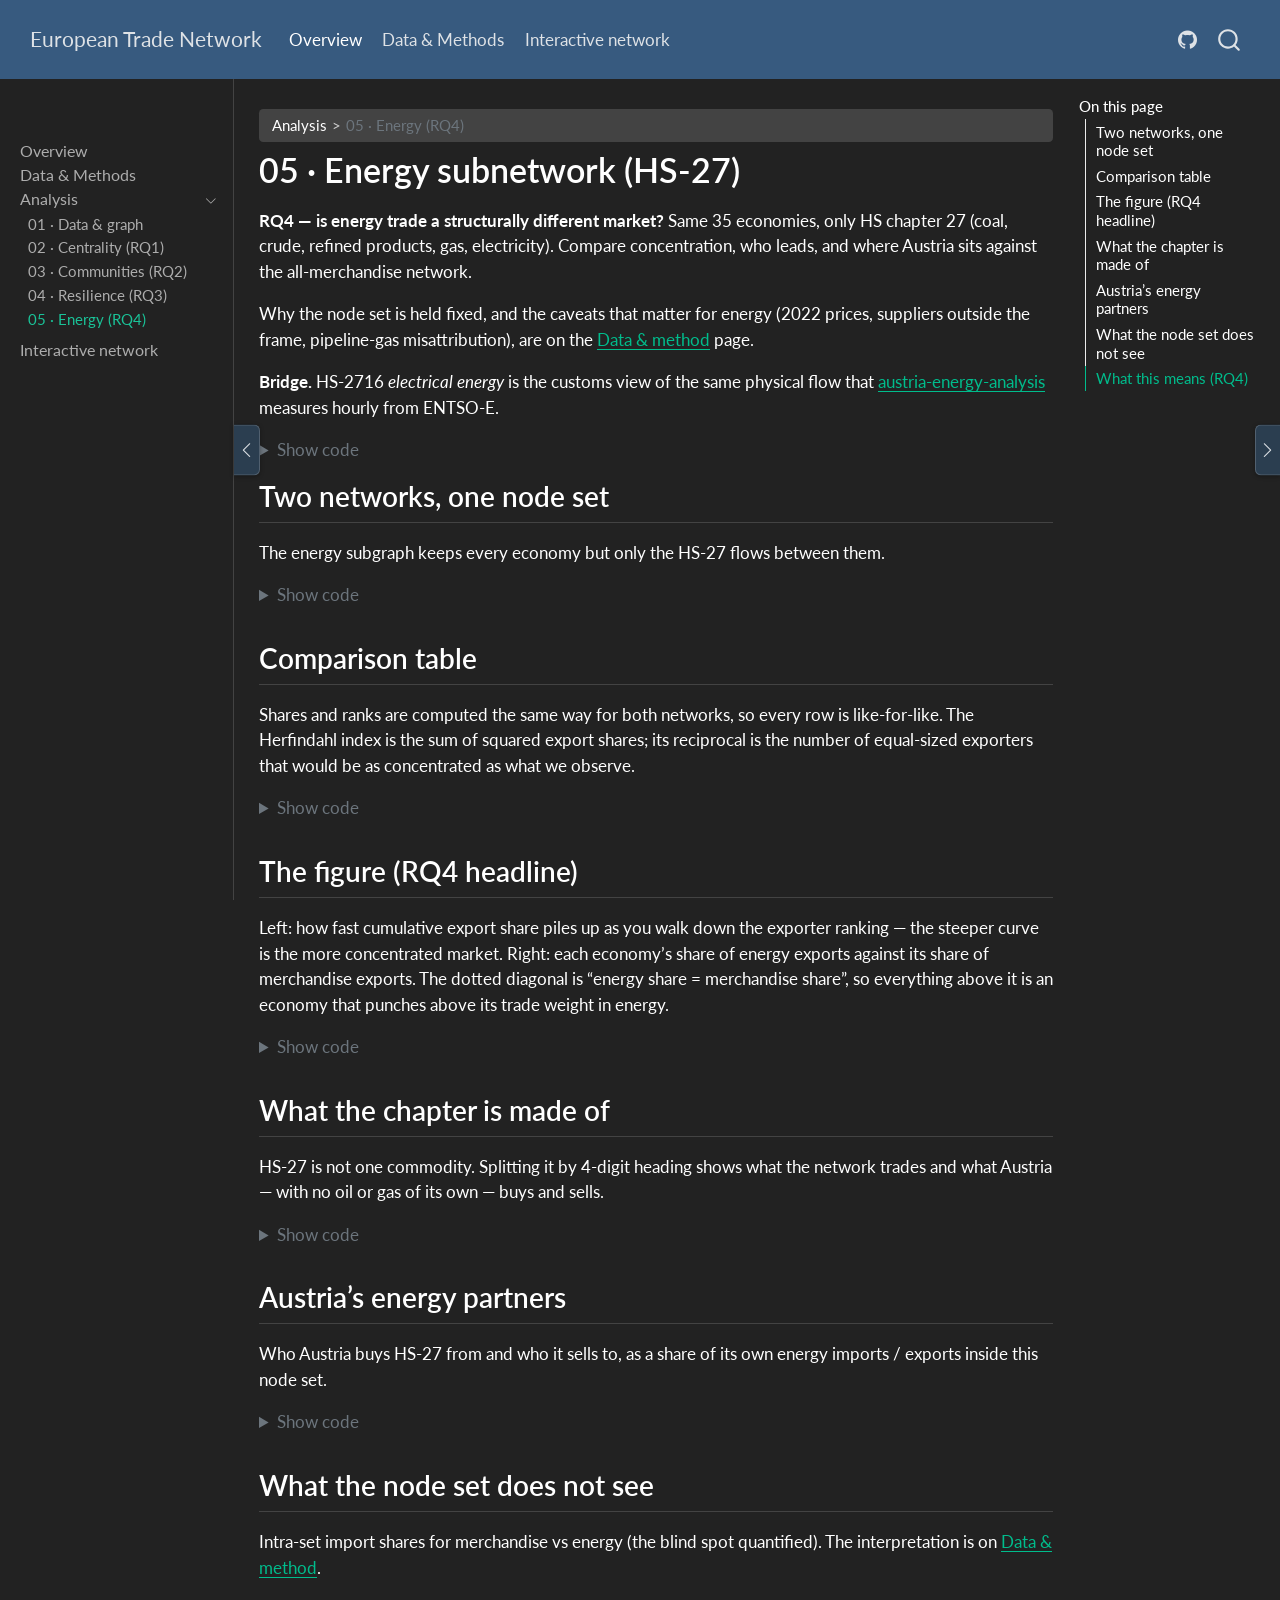
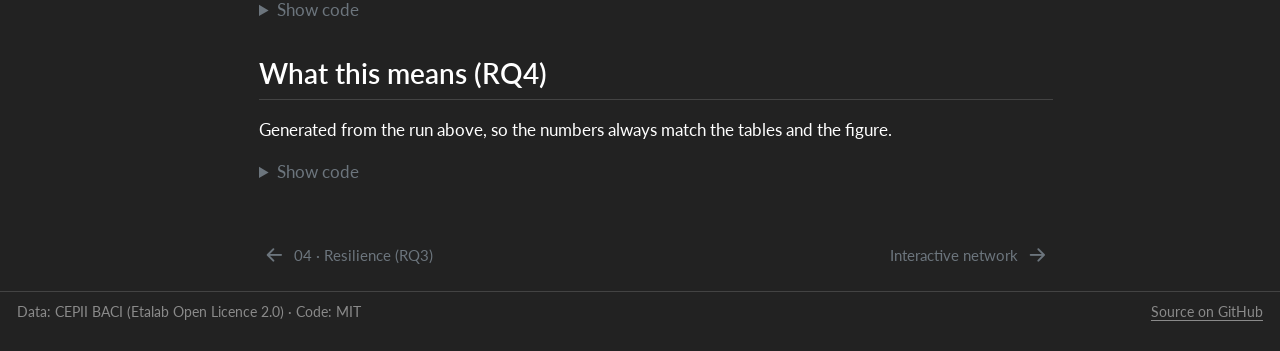
<file: notebooks/05_energy_subnetwork.html>
<!DOCTYPE html>
<html xmlns="http://www.w3.org/1999/xhtml" lang="en" xml:lang="en"><head>

<meta charset="utf-8">
<meta name="generator" content="quarto-1.9.38">

<meta name="viewport" content="width=device-width, initial-scale=1.0, user-scalable=yes">


<title>05 · Energy subnetwork (HS-27) – European Trade Network</title>
<style>
/* Default styles provided by pandoc.
** See https://pandoc.org/MANUAL.html#variables-for-html for config info.
*/
code{white-space: pre-wrap;}
span.smallcaps{font-variant: small-caps;}
div.columns{display: flex; gap: min(4vw, 1.5em);}
div.column{flex: auto; overflow-x: auto;}
div.hanging-indent{margin-left: 1.5em; text-indent: -1.5em;}
ul.task-list{list-style: none;}
ul.task-list li input[type="checkbox"] {
  width: 0.8em;
  margin: 0 0.8em 0.2em -1em; /* quarto-specific, see https://github.com/quarto-dev/quarto-cli/issues/4556 */ 
  vertical-align: middle;
}
/* CSS for syntax highlighting */
html { -webkit-text-size-adjust: 100%; }
pre > code.sourceCode { white-space: pre; position: relative; }
pre > code.sourceCode > span { display: inline-block; line-height: 1.25; }
pre > code.sourceCode > span:empty { height: 1.2em; }
.sourceCode { overflow: visible; }
code.sourceCode > span { color: inherit; text-decoration: inherit; }
div.sourceCode { margin: 1em 0; }
pre.sourceCode { margin: 0; }
@media screen {
div.sourceCode { overflow: auto; }
}
@media print {
pre > code.sourceCode { white-space: pre-wrap; }
pre > code.sourceCode > span { text-indent: -5em; padding-left: 5em; }
}
pre.numberSource code
  { counter-reset: source-line 0; }
pre.numberSource code > span
  { position: relative; left: -4em; counter-increment: source-line; }
pre.numberSource code > span > a:first-child::before
  { content: counter(source-line);
    position: relative; left: -1em; text-align: right; vertical-align: baseline;
    border: none; display: inline-block;
    -webkit-touch-callout: none; -webkit-user-select: none;
    -khtml-user-select: none; -moz-user-select: none;
    -ms-user-select: none; user-select: none;
    padding: 0 4px; width: 4em;
  }
pre.numberSource { margin-left: 3em;  padding-left: 4px; }
div.sourceCode
  {   }
@media screen {
pre > code.sourceCode > span > a:first-child::before { text-decoration: underline; }
}
</style>


<script src="../site_libs/quarto-nav/quarto-nav.js"></script>
<script src="../site_libs/quarto-nav/headroom.min.js"></script>
<script src="../site_libs/clipboard/clipboard.min.js"></script>
<script src="../site_libs/quarto-search/autocomplete.umd.js"></script>
<script src="../site_libs/quarto-search/fuse.min.js"></script>
<script src="../site_libs/quarto-search/quarto-search.js"></script>
<meta name="quarto:offset" content="../">
<link href="../network.html" rel="next">
<link href="../notebooks/04_resilience.html" rel="prev">
<link href="../figures/headline/01_flow_map.png" rel="icon" type="image/png">
<script src="../site_libs/quarto-html/quarto.js" type="module"></script>
<script src="../site_libs/quarto-html/tabsets/tabsets.js" type="module"></script>
<script src="../site_libs/quarto-html/popper.min.js"></script>
<script src="../site_libs/quarto-html/tippy.umd.min.js"></script>
<script src="../site_libs/quarto-html/anchor.min.js"></script>
<link href="../site_libs/quarto-html/tippy.css" rel="stylesheet">
<link href="../site_libs/quarto-html/quarto-syntax-highlighting-dark-0a6b7249c26820e032cb0bd839ff02b1.css" rel="stylesheet" id="quarto-text-highlighting-styles">
<script src="../site_libs/bootstrap/bootstrap.min.js"></script>
<link href="../site_libs/bootstrap/bootstrap-icons.css" rel="stylesheet">
<link href="../site_libs/bootstrap/bootstrap-43b0b9101082ebe6ae2a87ce18083149.min.css" rel="stylesheet" append-hash="true" id="quarto-bootstrap" data-mode="dark">
<script id="quarto-search-options" type="application/json">{
  "location": "navbar",
  "copy-button": false,
  "collapse-after": 3,
  "panel-placement": "end",
  "type": "overlay",
  "limit": 50,
  "keyboard-shortcut": [
    "f",
    "/",
    "s"
  ],
  "show-item-context": false,
  "language": {
    "search-no-results-text": "No results",
    "search-matching-documents-text": "matching documents",
    "search-copy-link-title": "Copy link to search",
    "search-hide-matches-text": "Hide additional matches",
    "search-more-match-text": "more match in this document",
    "search-more-matches-text": "more matches in this document",
    "search-clear-button-title": "Clear",
    "search-text-placeholder": "",
    "search-detached-cancel-button-title": "Cancel",
    "search-submit-button-title": "Submit",
    "search-label": "Search"
  }
}</script>


<link rel="stylesheet" href="../styles/sidebar-toggles.css">
</head>

<body class="nav-sidebar docked nav-fixed quarto-light">

<div id="quarto-search-results"></div>
  <header id="quarto-header" class="headroom fixed-top">
    <nav class="navbar navbar-expand-lg " data-bs-theme="dark">
      <div class="navbar-container container-fluid">
      <div class="navbar-brand-container mx-auto">
    <a class="navbar-brand" href="../index.html">
    <span class="navbar-title">European Trade Network</span>
    </a>
  </div>
            <div id="quarto-search" class="" title="Search"></div>
          <button class="navbar-toggler" type="button" data-bs-toggle="collapse" data-bs-target="#navbarCollapse" aria-controls="navbarCollapse" role="menu" aria-expanded="false" aria-label="Toggle navigation" onclick="if (window.quartoToggleHeadroom) { window.quartoToggleHeadroom(); }">
  <span class="navbar-toggler-icon"></span>
</button>
          <div class="collapse navbar-collapse" id="navbarCollapse">
            <ul class="navbar-nav navbar-nav-scroll me-auto">
  <li class="nav-item">
    <a class="nav-link active" href="../index.html" aria-current="page"> 
<span class="menu-text">Overview</span></a>
  </li>  
  <li class="nav-item">
    <a class="nav-link" href="../data.html"> 
<span class="menu-text">Data &amp; Methods</span></a>
  </li>  
  <li class="nav-item">
    <a class="nav-link" href="../network.html"> 
<span class="menu-text">Interactive network</span></a>
  </li>  
</ul>
            <ul class="navbar-nav navbar-nav-scroll ms-auto">
  <li class="nav-item compact">
    <a class="nav-link" href="https://github.com/fatemeh-studio/eu-trade-network"> <i class="bi bi-github" role="img" aria-label="Source on GitHub">
</i> 
<span class="menu-text"></span></a>
  </li>  
</ul>
          </div> <!-- /navcollapse -->
            <div class="quarto-navbar-tools">
</div>
      </div> <!-- /container-fluid -->
    </nav>
  <nav class="quarto-secondary-nav">
    <div class="container-fluid d-flex">
      <button type="button" class="quarto-btn-toggle btn" data-bs-toggle="collapse" role="button" data-bs-target=".quarto-sidebar-collapse-item" aria-controls="quarto-sidebar" aria-expanded="false" aria-label="Toggle sidebar navigation" onclick="if (window.quartoToggleHeadroom) { window.quartoToggleHeadroom(); }">
        <i class="bi bi-layout-text-sidebar-reverse"></i>
      </button>
        <nav class="quarto-page-breadcrumbs" aria-label="breadcrumb"><ol class="breadcrumb"><li class="breadcrumb-item"><a href="../notebooks/01_data_and_graph.html">Analysis</a></li><li class="breadcrumb-item"><a href="../notebooks/05_energy_subnetwork.html">05 · Energy (RQ4)</a></li></ol></nav>
        <a class="flex-grow-1" role="navigation" data-bs-toggle="collapse" data-bs-target=".quarto-sidebar-collapse-item" aria-controls="quarto-sidebar" aria-expanded="false" aria-label="Toggle sidebar navigation" onclick="if (window.quartoToggleHeadroom) { window.quartoToggleHeadroom(); }">      
        </a>
      <button type="button" class="btn quarto-search-button" aria-label="Search" onclick="window.quartoOpenSearch();">
        <i class="bi bi-search"></i>
      </button>
    </div>
  </nav>
</header>
<!-- content -->
<div id="quarto-content" class="quarto-container page-columns page-rows-contents page-layout-article page-navbar">
<!-- sidebar -->
  <nav id="quarto-sidebar" class="sidebar collapse collapse-horizontal quarto-sidebar-collapse-item sidebar-navigation docked overflow-auto">
        <div class="mt-2 flex-shrink-0 align-items-center">
        <div class="sidebar-search">
        <div id="quarto-search" class="" title="Search"></div>
        </div>
        </div>
    <div class="sidebar-menu-container"> 
    <ul class="list-unstyled mt-1">
        <li class="sidebar-item">
  <div class="sidebar-item-container"> 
  <a href="../index.html" class="sidebar-item-text sidebar-link">
 <span class="menu-text">Overview</span></a>
  </div>
</li>
        <li class="sidebar-item">
  <div class="sidebar-item-container"> 
  <a href="../data.html" class="sidebar-item-text sidebar-link">
 <span class="menu-text">Data &amp; Methods</span></a>
  </div>
</li>
        <li class="sidebar-item sidebar-item-section">
      <div class="sidebar-item-container"> 
            <a class="sidebar-item-text sidebar-link text-start" data-bs-toggle="collapse" data-bs-target="#quarto-sidebar-section-1" role="navigation" aria-expanded="true">
 <span class="menu-text">Analysis</span></a>
          <a class="sidebar-item-toggle text-start" data-bs-toggle="collapse" data-bs-target="#quarto-sidebar-section-1" role="navigation" aria-expanded="true" aria-label="Toggle section">
            <i class="bi bi-chevron-right ms-2"></i>
          </a> 
      </div>
      <ul id="quarto-sidebar-section-1" class="collapse list-unstyled sidebar-section depth1 show">  
          <li class="sidebar-item">
  <div class="sidebar-item-container"> 
  <a href="../notebooks/01_data_and_graph.html" class="sidebar-item-text sidebar-link">
 <span class="menu-text">01 · Data &amp; graph</span></a>
  </div>
</li>
          <li class="sidebar-item">
  <div class="sidebar-item-container"> 
  <a href="../notebooks/02_centrality_and_backbone.html" class="sidebar-item-text sidebar-link">
 <span class="menu-text">02 · Centrality (RQ1)</span></a>
  </div>
</li>
          <li class="sidebar-item">
  <div class="sidebar-item-container"> 
  <a href="../notebooks/03_communities.html" class="sidebar-item-text sidebar-link">
 <span class="menu-text">03 · Communities (RQ2)</span></a>
  </div>
</li>
          <li class="sidebar-item">
  <div class="sidebar-item-container"> 
  <a href="../notebooks/04_resilience.html" class="sidebar-item-text sidebar-link">
 <span class="menu-text">04 · Resilience (RQ3)</span></a>
  </div>
</li>
          <li class="sidebar-item">
  <div class="sidebar-item-container"> 
  <a href="../notebooks/05_energy_subnetwork.html" class="sidebar-item-text sidebar-link active">
 <span class="menu-text">05 · Energy (RQ4)</span></a>
  </div>
</li>
      </ul>
  </li>
        <li class="sidebar-item">
  <div class="sidebar-item-container"> 
  <a href="../network.html" class="sidebar-item-text sidebar-link">
 <span class="menu-text">Interactive network</span></a>
  </div>
</li>
    </ul>
    </div>
</nav>
<div id="quarto-sidebar-glass" class="quarto-sidebar-collapse-item" data-bs-toggle="collapse" data-bs-target=".quarto-sidebar-collapse-item"></div>
<!-- margin-sidebar -->
    <div id="quarto-margin-sidebar" class="sidebar margin-sidebar">
        <nav id="TOC" role="doc-toc" class="toc-active">
    <h2 id="toc-title">On this page</h2>
   
  <ul>
  <li><a href="#two-networks-one-node-set" id="toc-two-networks-one-node-set" class="nav-link active" data-scroll-target="#two-networks-one-node-set">Two networks, one node set</a></li>
  <li><a href="#comparison-table" id="toc-comparison-table" class="nav-link" data-scroll-target="#comparison-table">Comparison table</a></li>
  <li><a href="#the-figure-rq4-headline" id="toc-the-figure-rq4-headline" class="nav-link" data-scroll-target="#the-figure-rq4-headline">The figure (RQ4 headline)</a></li>
  <li><a href="#what-the-chapter-is-made-of" id="toc-what-the-chapter-is-made-of" class="nav-link" data-scroll-target="#what-the-chapter-is-made-of">What the chapter is made of</a></li>
  <li><a href="#austrias-energy-partners" id="toc-austrias-energy-partners" class="nav-link" data-scroll-target="#austrias-energy-partners">Austria’s energy partners</a></li>
  <li><a href="#what-the-node-set-does-not-see" id="toc-what-the-node-set-does-not-see" class="nav-link" data-scroll-target="#what-the-node-set-does-not-see">What the node set does not see</a></li>
  <li><a href="#what-this-means-rq4" id="toc-what-this-means-rq4" class="nav-link" data-scroll-target="#what-this-means-rq4">What this means (RQ4)</a></li>
  </ul>
</nav>
    </div>
<!-- main -->
<main class="content" id="quarto-document-content">

<header id="title-block-header" class="quarto-title-block default"><nav class="quarto-page-breadcrumbs quarto-title-breadcrumbs d-none d-lg-block" aria-label="breadcrumb"><ol class="breadcrumb"><li class="breadcrumb-item"><a href="../notebooks/01_data_and_graph.html">Analysis</a></li><li class="breadcrumb-item"><a href="../notebooks/05_energy_subnetwork.html">05 · Energy (RQ4)</a></li></ol></nav>
<div class="quarto-title">
<h1 class="title">05 · Energy subnetwork (HS-27)</h1>
</div>



<div class="quarto-title-meta">

    
  
    
  </div>
  


</header>


<p><strong>RQ4 — is energy trade a structurally different market?</strong> Same 35 economies, only HS chapter 27 (coal, crude, refined products, gas, electricity). Compare concentration, who leads, and where Austria sits against the all-merchandise network.</p>
<p>Why the node set is held fixed, and the caveats that matter for energy (2022 prices, suppliers outside the frame, pipeline-gas misattribution), are on the <a href="../data.html">Data &amp; method</a> page.</p>
<p><strong>Bridge.</strong> HS-2716 <em>electrical energy</em> is the customs view of the same physical flow that <a href="https://github.com/fatemeh-studio/austria-energy-analysis">austria-energy-analysis</a> measures hourly from ENTSO-E.</p>
<div id="1" class="cell">
<details class="code-fold">
<summary>Show code</summary>
<div class="code-copy-outer-scaffold"><div class="sourceCode cell-code" id="cb1"><pre class="sourceCode python code-with-copy"><code class="sourceCode python"><span id="cb1-1"><a href="#cb1-1" aria-hidden="true" tabindex="-1"></a><span class="im">from</span> __future__ <span class="im">import</span> annotations</span>
<span id="cb1-2"><a href="#cb1-2" aria-hidden="true" tabindex="-1"></a></span>
<span id="cb1-3"><a href="#cb1-3" aria-hidden="true" tabindex="-1"></a><span class="im">import</span> pandas <span class="im">as</span> pd</span>
<span id="cb1-4"><a href="#cb1-4" aria-hidden="true" tabindex="-1"></a><span class="im">from</span> IPython.display <span class="im">import</span> Markdown, display</span>
<span id="cb1-5"><a href="#cb1-5" aria-hidden="true" tabindex="-1"></a></span>
<span id="cb1-6"><a href="#cb1-6" aria-hidden="true" tabindex="-1"></a><span class="im">from</span> eu_trade_network <span class="im">import</span> config, data_loader, energy, graph, viz</span>
<span id="cb1-7"><a href="#cb1-7" aria-hidden="true" tabindex="-1"></a></span>
<span id="cb1-8"><a href="#cb1-8" aria-hidden="true" tabindex="-1"></a>FOCUS <span class="op">=</span> <span class="st">"AUT"</span></span>
<span id="cb1-9"><a href="#cb1-9" aria-hidden="true" tabindex="-1"></a>TOP_K <span class="op">=</span> <span class="dv">3</span></span>
<span id="cb1-10"><a href="#cb1-10" aria-hidden="true" tabindex="-1"></a>LABELS <span class="op">=</span> (<span class="st">"All merchandise"</span>, <span class="st">"Energy (HS-27)"</span>)</span></code></pre></div><button title="Copy to Clipboard" class="code-copy-button"><i class="bi"></i></button></div>
</details>
</div>
<section id="two-networks-one-node-set" class="level2">
<h2 class="anchored" data-anchor-id="two-networks-one-node-set">Two networks, one node set</h2>
<p>The energy subgraph keeps every economy but only the HS-27 flows between them.</p>
<div id="3" class="cell">
<details class="code-fold">
<summary>Show code</summary>
<div class="code-copy-outer-scaffold"><div class="sourceCode cell-code" id="cb2"><pre class="sourceCode python code-with-copy"><code class="sourceCode python"><span id="cb2-1"><a href="#cb2-1" aria-hidden="true" tabindex="-1"></a>all_edges <span class="op">=</span> data_loader.build_edgelist()</span>
<span id="cb2-2"><a href="#cb2-2" aria-hidden="true" tabindex="-1"></a>energy_edges <span class="op">=</span> data_loader.build_edgelist(products<span class="op">=</span>config.HS_ENERGY)</span>
<span id="cb2-3"><a href="#cb2-3" aria-hidden="true" tabindex="-1"></a></span>
<span id="cb2-4"><a href="#cb2-4" aria-hidden="true" tabindex="-1"></a>G <span class="op">=</span> graph.build_graph(all_edges)</span>
<span id="cb2-5"><a href="#cb2-5" aria-hidden="true" tabindex="-1"></a>E <span class="op">=</span> graph.build_graph(energy_edges)</span>
<span id="cb2-6"><a href="#cb2-6" aria-hidden="true" tabindex="-1"></a></span>
<span id="cb2-7"><a href="#cb2-7" aria-hidden="true" tabindex="-1"></a><span class="cf">for</span> label, network <span class="kw">in</span> <span class="bu">zip</span>(LABELS, (G, E), strict<span class="op">=</span><span class="va">True</span>):</span>
<span id="cb2-8"><a href="#cb2-8" aria-hidden="true" tabindex="-1"></a>    stats <span class="op">=</span> graph.graph_summary(network)</span>
<span id="cb2-9"><a href="#cb2-9" aria-hidden="true" tabindex="-1"></a>    <span class="bu">print</span>(</span>
<span id="cb2-10"><a href="#cb2-10" aria-hidden="true" tabindex="-1"></a>        <span class="ss">f"</span><span class="sc">{</span>label<span class="sc">:&gt;16}</span><span class="ss">: </span><span class="sc">{</span><span class="bu">int</span>(stats[<span class="st">'n_nodes'</span>])<span class="sc">}</span><span class="ss"> economies, </span><span class="sc">{</span><span class="bu">int</span>(stats[<span class="st">'n_edges'</span>])<span class="sc">:&gt;5}</span><span class="ss"> links, "</span></span>
<span id="cb2-11"><a href="#cb2-11" aria-hidden="true" tabindex="-1"></a>        <span class="ss">f"density = </span><span class="sc">{</span>stats[<span class="st">'density'</span>]<span class="sc">:.2f}</span><span class="ss">, "</span></span>
<span id="cb2-12"><a href="#cb2-12" aria-hidden="true" tabindex="-1"></a>        <span class="ss">f"</span><span class="sc">{</span>stats[<span class="st">'total_value_kusd'</span>] <span class="op">/</span> <span class="fl">1e6</span><span class="sc">:&gt;6,.0f}</span><span class="ss"> bn USD"</span></span>
<span id="cb2-13"><a href="#cb2-13" aria-hidden="true" tabindex="-1"></a>    )</span></code></pre></div><button title="Copy to Clipboard" class="code-copy-button"><i class="bi"></i></button></div>
</details>
</div>
</section>
<section id="comparison-table" class="level2">
<h2 class="anchored" data-anchor-id="comparison-table">Comparison table</h2>
<p>Shares and ranks are computed the same way for both networks, so every row is like-for-like. The Herfindahl index is the sum of squared export shares; its reciprocal is the number of equal-sized exporters that would be as concentrated as what we observe.</p>
<div id="5" class="cell">
<details class="code-fold">
<summary>Show code</summary>
<div class="code-copy-outer-scaffold"><div class="sourceCode cell-code" id="cb3"><pre class="sourceCode python code-with-copy"><code class="sourceCode python"><span id="cb3-1"><a href="#cb3-1" aria-hidden="true" tabindex="-1"></a>comparison <span class="op">=</span> energy.comparison_table(G, E, focus_iso3<span class="op">=</span>FOCUS, top_k<span class="op">=</span>TOP_K, labels<span class="op">=</span>LABELS)</span>
<span id="cb3-2"><a href="#cb3-2" aria-hidden="true" tabindex="-1"></a>comparison.style.hide(axis<span class="op">=</span><span class="st">"index"</span>)</span></code></pre></div><button title="Copy to Clipboard" class="code-copy-button"><i class="bi"></i></button></div>
</details>
</div>
</section>
<section id="the-figure-rq4-headline" class="level2">
<h2 class="anchored" data-anchor-id="the-figure-rq4-headline">The figure (RQ4 headline)</h2>
<p>Left: how fast cumulative export share piles up as you walk down the exporter ranking — the steeper curve is the more concentrated market. Right: each economy’s share of energy exports against its share of merchandise exports. The dotted diagonal is “energy share = merchandise share”, so everything above it is an economy that punches above its trade weight in energy.</p>
<div id="7" class="cell">
<details class="code-fold">
<summary>Show code</summary>
<div class="code-copy-outer-scaffold"><div class="sourceCode cell-code" id="cb4"><pre class="sourceCode python code-with-copy"><code class="sourceCode python"><span id="cb4-1"><a href="#cb4-1" aria-hidden="true" tabindex="-1"></a>total_shares <span class="op">=</span> energy.trade_shares(G)</span>
<span id="cb4-2"><a href="#cb4-2" aria-hidden="true" tabindex="-1"></a>energy_shares <span class="op">=</span> energy.trade_shares(E)</span>
<span id="cb4-3"><a href="#cb4-3" aria-hidden="true" tabindex="-1"></a></span>
<span id="cb4-4"><a href="#cb4-4" aria-hidden="true" tabindex="-1"></a>fig <span class="op">=</span> viz.plot_energy_comparison(</span>
<span id="cb4-5"><a href="#cb4-5" aria-hidden="true" tabindex="-1"></a>    total_shares,</span>
<span id="cb4-6"><a href="#cb4-6" aria-hidden="true" tabindex="-1"></a>    energy_shares,</span>
<span id="cb4-7"><a href="#cb4-7" aria-hidden="true" tabindex="-1"></a>    focus_iso3<span class="op">=</span>FOCUS,</span>
<span id="cb4-8"><a href="#cb4-8" aria-hidden="true" tabindex="-1"></a>    top_k<span class="op">=</span>TOP_K,</span>
<span id="cb4-9"><a href="#cb4-9" aria-hidden="true" tabindex="-1"></a>    labels<span class="op">=</span>LABELS,</span>
<span id="cb4-10"><a href="#cb4-10" aria-hidden="true" tabindex="-1"></a>)</span>
<span id="cb4-11"><a href="#cb4-11" aria-hidden="true" tabindex="-1"></a>out <span class="op">=</span> viz.save_fig(fig, <span class="st">"05_energy_subnetwork.png"</span>, headline<span class="op">=</span><span class="va">True</span>)</span>
<span id="cb4-12"><a href="#cb4-12" aria-hidden="true" tabindex="-1"></a><span class="bu">print</span>(<span class="ss">f"Saved </span><span class="sc">{</span>out<span class="sc">}</span><span class="ss">"</span>)</span>
<span id="cb4-13"><a href="#cb4-13" aria-hidden="true" tabindex="-1"></a>fig.show()</span></code></pre></div><button title="Copy to Clipboard" class="code-copy-button"><i class="bi"></i></button></div>
</details>
</div>
</section>
<section id="what-the-chapter-is-made-of" class="level2">
<h2 class="anchored" data-anchor-id="what-the-chapter-is-made-of">What the chapter is made of</h2>
<p>HS-27 is not one commodity. Splitting it by 4-digit heading shows what the network trades and what Austria — with no oil or gas of its own — buys and sells.</p>
<div id="9" class="cell">
<details class="code-fold">
<summary>Show code</summary>
<div class="code-copy-outer-scaffold"><div class="sourceCode cell-code" id="cb5"><pre class="sourceCode python code-with-copy"><code class="sourceCode python"><span id="cb5-1"><a href="#cb5-1" aria-hidden="true" tabindex="-1"></a>flows <span class="op">=</span> energy.load_product_flows()</span>
<span id="cb5-2"><a href="#cb5-2" aria-hidden="true" tabindex="-1"></a></span>
<span id="cb5-3"><a href="#cb5-3" aria-hidden="true" tabindex="-1"></a>network_mix <span class="op">=</span> energy.heading_composition(flows)</span>
<span id="cb5-4"><a href="#cb5-4" aria-hidden="true" tabindex="-1"></a>aut_imports_mix <span class="op">=</span> energy.heading_composition(flows, iso3<span class="op">=</span>FOCUS, direction<span class="op">=</span><span class="st">"imports"</span>)</span>
<span id="cb5-5"><a href="#cb5-5" aria-hidden="true" tabindex="-1"></a>aut_exports_mix <span class="op">=</span> energy.heading_composition(flows, iso3<span class="op">=</span>FOCUS, direction<span class="op">=</span><span class="st">"exports"</span>)</span>
<span id="cb5-6"><a href="#cb5-6" aria-hidden="true" tabindex="-1"></a></span>
<span id="cb5-7"><a href="#cb5-7" aria-hidden="true" tabindex="-1"></a>mix <span class="op">=</span> (</span>
<span id="cb5-8"><a href="#cb5-8" aria-hidden="true" tabindex="-1"></a>    network_mix[[<span class="st">"hs"</span>, <span class="st">"heading"</span>, <span class="st">"share"</span>]]</span>
<span id="cb5-9"><a href="#cb5-9" aria-hidden="true" tabindex="-1"></a>    .rename(columns<span class="op">=</span>{<span class="st">"share"</span>: <span class="st">"network"</span>})</span>
<span id="cb5-10"><a href="#cb5-10" aria-hidden="true" tabindex="-1"></a>    .merge(</span>
<span id="cb5-11"><a href="#cb5-11" aria-hidden="true" tabindex="-1"></a>        aut_imports_mix[[<span class="st">"hs"</span>, <span class="st">"share"</span>]].rename(columns<span class="op">=</span>{<span class="st">"share"</span>: <span class="ss">f"</span><span class="sc">{</span>FOCUS<span class="sc">}</span><span class="ss"> imports"</span>}),</span>
<span id="cb5-12"><a href="#cb5-12" aria-hidden="true" tabindex="-1"></a>        on<span class="op">=</span><span class="st">"hs"</span>,</span>
<span id="cb5-13"><a href="#cb5-13" aria-hidden="true" tabindex="-1"></a>        how<span class="op">=</span><span class="st">"left"</span>,</span>
<span id="cb5-14"><a href="#cb5-14" aria-hidden="true" tabindex="-1"></a>    )</span>
<span id="cb5-15"><a href="#cb5-15" aria-hidden="true" tabindex="-1"></a>    .merge(</span>
<span id="cb5-16"><a href="#cb5-16" aria-hidden="true" tabindex="-1"></a>        aut_exports_mix[[<span class="st">"hs"</span>, <span class="st">"share"</span>]].rename(columns<span class="op">=</span>{<span class="st">"share"</span>: <span class="ss">f"</span><span class="sc">{</span>FOCUS<span class="sc">}</span><span class="ss"> exports"</span>}),</span>
<span id="cb5-17"><a href="#cb5-17" aria-hidden="true" tabindex="-1"></a>        on<span class="op">=</span><span class="st">"hs"</span>,</span>
<span id="cb5-18"><a href="#cb5-18" aria-hidden="true" tabindex="-1"></a>        how<span class="op">=</span><span class="st">"left"</span>,</span>
<span id="cb5-19"><a href="#cb5-19" aria-hidden="true" tabindex="-1"></a>    )</span>
<span id="cb5-20"><a href="#cb5-20" aria-hidden="true" tabindex="-1"></a>    .head(<span class="dv">6</span>)</span>
<span id="cb5-21"><a href="#cb5-21" aria-hidden="true" tabindex="-1"></a>    .fillna(<span class="fl">0.0</span>)</span>
<span id="cb5-22"><a href="#cb5-22" aria-hidden="true" tabindex="-1"></a>)</span>
<span id="cb5-23"><a href="#cb5-23" aria-hidden="true" tabindex="-1"></a>mix.style.<span class="bu">format</span>(</span>
<span id="cb5-24"><a href="#cb5-24" aria-hidden="true" tabindex="-1"></a>    {<span class="st">"network"</span>: <span class="st">"</span><span class="sc">{:.1%}</span><span class="st">"</span>, <span class="ss">f"</span><span class="sc">{</span>FOCUS<span class="sc">}</span><span class="ss"> imports"</span>: <span class="st">"</span><span class="sc">{:.1%}</span><span class="st">"</span>, <span class="ss">f"</span><span class="sc">{</span>FOCUS<span class="sc">}</span><span class="ss"> exports"</span>: <span class="st">"</span><span class="sc">{:.1%}</span><span class="st">"</span>}</span>
<span id="cb5-25"><a href="#cb5-25" aria-hidden="true" tabindex="-1"></a>).hide(axis<span class="op">=</span><span class="st">"index"</span>)</span></code></pre></div><button title="Copy to Clipboard" class="code-copy-button"><i class="bi"></i></button></div>
</details>
</div>
</section>
<section id="austrias-energy-partners" class="level2">
<h2 class="anchored" data-anchor-id="austrias-energy-partners">Austria’s energy partners</h2>
<p>Who Austria buys HS-27 from and who it sells to, as a share of its own energy imports / exports inside this node set.</p>
<div id="11" class="cell">
<details class="code-fold">
<summary>Show code</summary>
<div class="code-copy-outer-scaffold"><div class="sourceCode cell-code" id="cb6"><pre class="sourceCode python code-with-copy"><code class="sourceCode python"><span id="cb6-1"><a href="#cb6-1" aria-hidden="true" tabindex="-1"></a><span class="kw">def</span> _partner_shares(edges: pd.DataFrame, side: <span class="bu">str</span>, partner: <span class="bu">str</span>) <span class="op">-&gt;</span> pd.Series:</span>
<span id="cb6-2"><a href="#cb6-2" aria-hidden="true" tabindex="-1"></a>    <span class="co">"""Partner shares of Austria's energy trade on one side of the edge."""</span></span>
<span id="cb6-3"><a href="#cb6-3" aria-hidden="true" tabindex="-1"></a>    own <span class="op">=</span> edges.loc[edges[side] <span class="op">==</span> FOCUS]</span>
<span id="cb6-4"><a href="#cb6-4" aria-hidden="true" tabindex="-1"></a>    totals <span class="op">=</span> own.groupby(partner)[<span class="st">"value_kusd"</span>].<span class="bu">sum</span>().sort_values(ascending<span class="op">=</span><span class="va">False</span>)</span>
<span id="cb6-5"><a href="#cb6-5" aria-hidden="true" tabindex="-1"></a>    <span class="cf">return</span> totals <span class="op">/</span> totals.<span class="bu">sum</span>()</span>
<span id="cb6-6"><a href="#cb6-6" aria-hidden="true" tabindex="-1"></a></span>
<span id="cb6-7"><a href="#cb6-7" aria-hidden="true" tabindex="-1"></a></span>
<span id="cb6-8"><a href="#cb6-8" aria-hidden="true" tabindex="-1"></a>suppliers <span class="op">=</span> _partner_shares(energy_edges, <span class="st">"importer_iso3"</span>, <span class="st">"exporter_iso3"</span>)</span>
<span id="cb6-9"><a href="#cb6-9" aria-hidden="true" tabindex="-1"></a>customers <span class="op">=</span> _partner_shares(energy_edges, <span class="st">"exporter_iso3"</span>, <span class="st">"importer_iso3"</span>)</span>
<span id="cb6-10"><a href="#cb6-10" aria-hidden="true" tabindex="-1"></a></span>
<span id="cb6-11"><a href="#cb6-11" aria-hidden="true" tabindex="-1"></a>top_partners <span class="op">=</span> pd.DataFrame(</span>
<span id="cb6-12"><a href="#cb6-12" aria-hidden="true" tabindex="-1"></a>    {</span>
<span id="cb6-13"><a href="#cb6-13" aria-hidden="true" tabindex="-1"></a>        <span class="st">"rank"</span>: <span class="bu">range</span>(<span class="dv">1</span>, <span class="dv">7</span>),</span>
<span id="cb6-14"><a href="#cb6-14" aria-hidden="true" tabindex="-1"></a>        <span class="st">"supplier"</span>: suppliers.index[:<span class="dv">6</span>],</span>
<span id="cb6-15"><a href="#cb6-15" aria-hidden="true" tabindex="-1"></a>        <span class="st">"share of AUT energy imports"</span>: suppliers.to_numpy()[:<span class="dv">6</span>],</span>
<span id="cb6-16"><a href="#cb6-16" aria-hidden="true" tabindex="-1"></a>        <span class="st">"customer"</span>: customers.index[:<span class="dv">6</span>],</span>
<span id="cb6-17"><a href="#cb6-17" aria-hidden="true" tabindex="-1"></a>        <span class="st">"share of AUT energy exports"</span>: customers.to_numpy()[:<span class="dv">6</span>],</span>
<span id="cb6-18"><a href="#cb6-18" aria-hidden="true" tabindex="-1"></a>    }</span>
<span id="cb6-19"><a href="#cb6-19" aria-hidden="true" tabindex="-1"></a>).set_index(<span class="st">"rank"</span>)</span>
<span id="cb6-20"><a href="#cb6-20" aria-hidden="true" tabindex="-1"></a>top_partners.style.<span class="bu">format</span>(</span>
<span id="cb6-21"><a href="#cb6-21" aria-hidden="true" tabindex="-1"></a>    {<span class="st">"share of AUT energy imports"</span>: <span class="st">"</span><span class="sc">{:.1%}</span><span class="st">"</span>, <span class="st">"share of AUT energy exports"</span>: <span class="st">"</span><span class="sc">{:.1%}</span><span class="st">"</span>}</span>
<span id="cb6-22"><a href="#cb6-22" aria-hidden="true" tabindex="-1"></a>)</span></code></pre></div><button title="Copy to Clipboard" class="code-copy-button"><i class="bi"></i></button></div>
</details>
</div>
</section>
<section id="what-the-node-set-does-not-see" class="level2">
<h2 class="anchored" data-anchor-id="what-the-node-set-does-not-see">What the node set does not see</h2>
<p>Intra-set import shares for merchandise vs energy (the blind spot quantified). The interpretation is on <a href="../data.html">Data &amp; method</a>.</p>
<div id="13" class="cell">
<details class="code-fold">
<summary>Show code</summary>
<div class="code-copy-outer-scaffold"><div class="sourceCode cell-code" id="cb7"><pre class="sourceCode python code-with-copy"><code class="sourceCode python"><span id="cb7-1"><a href="#cb7-1" aria-hidden="true" tabindex="-1"></a>sourcing <span class="op">=</span> energy.import_sourcing(focus_iso3<span class="op">=</span>FOCUS, labels<span class="op">=</span>LABELS)</span>
<span id="cb7-2"><a href="#cb7-2" aria-hidden="true" tabindex="-1"></a>sourcing_view <span class="op">=</span> sourcing.assign(</span>
<span id="cb7-3"><a href="#cb7-3" aria-hidden="true" tabindex="-1"></a>    imports_world_bn<span class="op">=</span>sourcing[<span class="st">"imports_world_kusd"</span>] <span class="op">/</span> <span class="fl">1e6</span>,</span>
<span id="cb7-4"><a href="#cb7-4" aria-hidden="true" tabindex="-1"></a>    imports_within_bn<span class="op">=</span>sourcing[<span class="st">"imports_within_kusd"</span>] <span class="op">/</span> <span class="fl">1e6</span>,</span>
<span id="cb7-5"><a href="#cb7-5" aria-hidden="true" tabindex="-1"></a>)[[<span class="st">"scope"</span>, <span class="st">"importer"</span>, <span class="st">"imports_world_bn"</span>, <span class="st">"imports_within_bn"</span>, <span class="st">"intra_share"</span>]]</span>
<span id="cb7-6"><a href="#cb7-6" aria-hidden="true" tabindex="-1"></a>sourcing_view.style.<span class="bu">format</span>(</span>
<span id="cb7-7"><a href="#cb7-7" aria-hidden="true" tabindex="-1"></a>    {<span class="st">"imports_world_bn"</span>: <span class="st">"</span><span class="sc">{:,.0f}</span><span class="st">"</span>, <span class="st">"imports_within_bn"</span>: <span class="st">"</span><span class="sc">{:,.0f}</span><span class="st">"</span>, <span class="st">"intra_share"</span>: <span class="st">"</span><span class="sc">{:.0%}</span><span class="st">"</span>}</span>
<span id="cb7-8"><a href="#cb7-8" aria-hidden="true" tabindex="-1"></a>).hide(axis<span class="op">=</span><span class="st">"index"</span>)</span></code></pre></div><button title="Copy to Clipboard" class="code-copy-button"><i class="bi"></i></button></div>
</details>
</div>
</section>
<section id="what-this-means-rq4" class="level2">
<h2 class="anchored" data-anchor-id="what-this-means-rq4">What this means (RQ4)</h2>
<p>Generated from the run above, so the numbers always match the tables and the figure.</p>
<div id="15" class="cell">
<details class="code-fold">
<summary>Show code</summary>
<div class="code-copy-outer-scaffold"><div class="sourceCode cell-code" id="cb8"><pre class="sourceCode python code-with-copy"><code class="sourceCode python"><span id="cb8-1"><a href="#cb8-1" aria-hidden="true" tabindex="-1"></a>total_conc <span class="op">=</span> energy.concentration(total_shares, top_k<span class="op">=</span>TOP_K)</span>
<span id="cb8-2"><a href="#cb8-2" aria-hidden="true" tabindex="-1"></a>energy_conc <span class="op">=</span> energy.concentration(energy_shares, top_k<span class="op">=</span>TOP_K)</span>
<span id="cb8-3"><a href="#cb8-3" aria-hidden="true" tabindex="-1"></a>total_pos <span class="op">=</span> energy.country_position(total_shares, FOCUS)</span>
<span id="cb8-4"><a href="#cb8-4" aria-hidden="true" tabindex="-1"></a>energy_pos <span class="op">=</span> energy.country_position(energy_shares, FOCUS)</span>
<span id="cb8-5"><a href="#cb8-5" aria-hidden="true" tabindex="-1"></a></span>
<span id="cb8-6"><a href="#cb8-6" aria-hidden="true" tabindex="-1"></a>n_nodes <span class="op">=</span> <span class="bu">int</span>(energy_pos[<span class="st">"n_economies"</span>])</span>
<span id="cb8-7"><a href="#cb8-7" aria-hidden="true" tabindex="-1"></a>total_value <span class="op">=</span> <span class="bu">float</span>(all_edges[<span class="st">"value_kusd"</span>].<span class="bu">sum</span>())</span>
<span id="cb8-8"><a href="#cb8-8" aria-hidden="true" tabindex="-1"></a>energy_value <span class="op">=</span> <span class="bu">float</span>(energy_edges[<span class="st">"value_kusd"</span>].<span class="bu">sum</span>())</span>
<span id="cb8-9"><a href="#cb8-9" aria-hidden="true" tabindex="-1"></a>top_energy <span class="op">=</span> <span class="st">", "</span>.join(energy_shares[<span class="st">"iso3"</span>].head(TOP_K))</span>
<span id="cb8-10"><a href="#cb8-10" aria-hidden="true" tabindex="-1"></a>top_total <span class="op">=</span> <span class="st">", "</span>.join(total_shares[<span class="st">"iso3"</span>].head(TOP_K))</span>
<span id="cb8-11"><a href="#cb8-11" aria-hidden="true" tabindex="-1"></a></span>
<span id="cb8-12"><a href="#cb8-12" aria-hidden="true" tabindex="-1"></a></span>
<span id="cb8-13"><a href="#cb8-13" aria-hidden="true" tabindex="-1"></a><span class="kw">def</span> _share(mix_frame: pd.DataFrame, hs: <span class="bu">str</span>) <span class="op">-&gt;</span> <span class="bu">float</span>:</span>
<span id="cb8-14"><a href="#cb8-14" aria-hidden="true" tabindex="-1"></a>    <span class="co">"""Share of one HS heading in a composition table (0.0 if absent)."""</span></span>
<span id="cb8-15"><a href="#cb8-15" aria-hidden="true" tabindex="-1"></a>    row <span class="op">=</span> mix_frame.loc[mix_frame[<span class="st">"hs"</span>] <span class="op">==</span> hs, <span class="st">"share"</span>]</span>
<span id="cb8-16"><a href="#cb8-16" aria-hidden="true" tabindex="-1"></a>    <span class="cf">return</span> <span class="bu">float</span>(row.iloc[<span class="dv">0</span>]) <span class="cf">if</span> <span class="bu">len</span>(row) <span class="cf">else</span> <span class="fl">0.0</span></span>
<span id="cb8-17"><a href="#cb8-17" aria-hidden="true" tabindex="-1"></a></span>
<span id="cb8-18"><a href="#cb8-18" aria-hidden="true" tabindex="-1"></a></span>
<span id="cb8-19"><a href="#cb8-19" aria-hidden="true" tabindex="-1"></a><span class="kw">def</span> _value(mix_frame: pd.DataFrame, hs: <span class="bu">str</span>) <span class="op">-&gt;</span> <span class="bu">float</span>:</span>
<span id="cb8-20"><a href="#cb8-20" aria-hidden="true" tabindex="-1"></a>    <span class="co">"""Value (thousand USD) of one HS heading in a composition table."""</span></span>
<span id="cb8-21"><a href="#cb8-21" aria-hidden="true" tabindex="-1"></a>    row <span class="op">=</span> mix_frame.loc[mix_frame[<span class="st">"hs"</span>] <span class="op">==</span> hs, <span class="st">"value_kusd"</span>]</span>
<span id="cb8-22"><a href="#cb8-22" aria-hidden="true" tabindex="-1"></a>    <span class="cf">return</span> <span class="bu">float</span>(row.iloc[<span class="dv">0</span>]) <span class="cf">if</span> <span class="bu">len</span>(row) <span class="cf">else</span> <span class="fl">0.0</span></span>
<span id="cb8-23"><a href="#cb8-23" aria-hidden="true" tabindex="-1"></a></span>
<span id="cb8-24"><a href="#cb8-24" aria-hidden="true" tabindex="-1"></a></span>
<span id="cb8-25"><a href="#cb8-25" aria-hidden="true" tabindex="-1"></a>elec_network <span class="op">=</span> _share(network_mix, <span class="st">"2716"</span>)</span>
<span id="cb8-26"><a href="#cb8-26" aria-hidden="true" tabindex="-1"></a>elec_in, elec_out <span class="op">=</span> _share(aut_imports_mix, <span class="st">"2716"</span>), _share(aut_exports_mix, <span class="st">"2716"</span>)</span>
<span id="cb8-27"><a href="#cb8-27" aria-hidden="true" tabindex="-1"></a>gas_out, refined_out <span class="op">=</span> _share(aut_exports_mix, <span class="st">"2711"</span>), _share(aut_exports_mix, <span class="st">"2710"</span>)</span>
<span id="cb8-28"><a href="#cb8-28" aria-hidden="true" tabindex="-1"></a>electricity <span class="op">=</span> flows.loc[flows[<span class="st">"hs"</span>] <span class="op">==</span> <span class="st">"2716"</span>]</span>
<span id="cb8-29"><a href="#cb8-29" aria-hidden="true" tabindex="-1"></a>elec_customers <span class="op">=</span> <span class="st">", "</span>.join(</span>
<span id="cb8-30"><a href="#cb8-30" aria-hidden="true" tabindex="-1"></a>    electricity.loc[electricity[<span class="st">"exporter_iso3"</span>] <span class="op">==</span> FOCUS]</span>
<span id="cb8-31"><a href="#cb8-31" aria-hidden="true" tabindex="-1"></a>    .groupby(<span class="st">"importer_iso3"</span>)[<span class="st">"value_kusd"</span>]</span>
<span id="cb8-32"><a href="#cb8-32" aria-hidden="true" tabindex="-1"></a>    .<span class="bu">sum</span>()</span>
<span id="cb8-33"><a href="#cb8-33" aria-hidden="true" tabindex="-1"></a>    .sort_values(ascending<span class="op">=</span><span class="va">False</span>)</span>
<span id="cb8-34"><a href="#cb8-34" aria-hidden="true" tabindex="-1"></a>    .index[:<span class="dv">4</span>]</span>
<span id="cb8-35"><a href="#cb8-35" aria-hidden="true" tabindex="-1"></a>)</span>
<span id="cb8-36"><a href="#cb8-36" aria-hidden="true" tabindex="-1"></a>gas_in_bn <span class="op">=</span> _value(aut_imports_mix, <span class="st">"2711"</span>) <span class="op">/</span> <span class="fl">1e6</span></span>
<span id="cb8-37"><a href="#cb8-37" aria-hidden="true" tabindex="-1"></a>gas_out_bn <span class="op">=</span> _value(aut_exports_mix, <span class="st">"2711"</span>) <span class="op">/</span> <span class="fl">1e6</span></span>
<span id="cb8-38"><a href="#cb8-38" aria-hidden="true" tabindex="-1"></a>elec_in_bn <span class="op">=</span> _value(aut_imports_mix, <span class="st">"2716"</span>) <span class="op">/</span> <span class="fl">1e6</span></span>
<span id="cb8-39"><a href="#cb8-39" aria-hidden="true" tabindex="-1"></a>elec_out_bn <span class="op">=</span> _value(aut_exports_mix, <span class="st">"2716"</span>) <span class="op">/</span> <span class="fl">1e6</span></span>
<span id="cb8-40"><a href="#cb8-40" aria-hidden="true" tabindex="-1"></a>intra <span class="op">=</span> sourcing.set_index([<span class="st">"scope"</span>, <span class="st">"importer"</span>])[<span class="st">"intra_share"</span>]</span>
<span id="cb8-41"><a href="#cb8-41" aria-hidden="true" tabindex="-1"></a>node_set <span class="op">=</span> <span class="ss">f"</span><span class="sc">{</span>n_nodes<span class="sc">}</span><span class="ss">-economy set"</span></span>
<span id="cb8-42"><a href="#cb8-42" aria-hidden="true" tabindex="-1"></a></span>
<span id="cb8-43"><a href="#cb8-43" aria-hidden="true" tabindex="-1"></a>paragraphs <span class="op">=</span> [</span>
<span id="cb8-44"><a href="#cb8-44" aria-hidden="true" tabindex="-1"></a>    <span class="ss">f"**A different market.** Energy is </span><span class="sc">{</span>energy_value <span class="op">/</span> total_value<span class="sc">:.0%}</span><span class="ss"> of the value in this "</span></span>
<span id="cb8-45"><a href="#cb8-45" aria-hidden="true" tabindex="-1"></a>    <span class="ss">f"network but a structurally different market. The top </span><span class="sc">{</span>TOP_K<span class="sc">}</span><span class="ss"> exporters carry "</span></span>
<span id="cb8-46"><a href="#cb8-46" aria-hidden="true" tabindex="-1"></a>    <span class="ss">f"**</span><span class="sc">{</span>energy_conc[<span class="st">'top_k_share'</span>]<span class="sc">:.0%}</span><span class="ss"> of energy exports** (</span><span class="sc">{</span>top_energy<span class="sc">}</span><span class="ss">) against "</span></span>
<span id="cb8-47"><a href="#cb8-47" aria-hidden="true" tabindex="-1"></a>    <span class="ss">f"</span><span class="sc">{</span>total_conc[<span class="st">'top_k_share'</span>]<span class="sc">:.0%}</span><span class="ss"> for merchandise as a whole (</span><span class="sc">{</span>top_total<span class="sc">}</span><span class="ss">); the Herfindahl "</span></span>
<span id="cb8-48"><a href="#cb8-48" aria-hidden="true" tabindex="-1"></a>    <span class="ss">f"index is </span><span class="sc">{</span>energy_conc[<span class="st">'hhi'</span>]<span class="sc">:.3f}</span><span class="ss"> vs </span><span class="sc">{</span>total_conc[<span class="st">'hhi'</span>]<span class="sc">:.3f}</span><span class="ss">, i.e. "</span></span>
<span id="cb8-49"><a href="#cb8-49" aria-hidden="true" tabindex="-1"></a>    <span class="ss">f"</span><span class="sc">{</span>energy_conc[<span class="st">'effective_exporters'</span>]<span class="sc">:.0f}</span><span class="ss"> effective suppliers instead of "</span></span>
<span id="cb8-50"><a href="#cb8-50" aria-hidden="true" tabindex="-1"></a>    <span class="ss">f"</span><span class="sc">{</span>total_conc[<span class="st">'effective_exporters'</span>]<span class="sc">:.0f}</span><span class="ss">. The leaders change too: the manufacturing hubs "</span></span>
<span id="cb8-51"><a href="#cb8-51" aria-hidden="true" tabindex="-1"></a>    <span class="ss">f"that dominate merchandise trade cannot sell resources they do not have, so resource "</span></span>
<span id="cb8-52"><a href="#cb8-52" aria-hidden="true" tabindex="-1"></a>    <span class="ss">f"exporters take their place — Russia and Norway sit far above the diagonal in the "</span></span>
<span id="cb8-53"><a href="#cb8-53" aria-hidden="true" tabindex="-1"></a>    <span class="ss">f"right-hand panel, Germany and China well below it. Concentration, not connectivity, is "</span></span>
<span id="cb8-54"><a href="#cb8-54" aria-hidden="true" tabindex="-1"></a>    <span class="ss">f"again the risk — the energy graph is nearly complete (density "</span></span>
<span id="cb8-55"><a href="#cb8-55" aria-hidden="true" tabindex="-1"></a>    <span class="ss">f"</span><span class="sc">{</span><span class="bu">float</span>(<span class="bu">len</span>(energy_edges)) <span class="op">/</span> (n_nodes <span class="op">*</span> (n_nodes <span class="op">-</span> <span class="dv">1</span>))<span class="sc">:.2f}</span><span class="ss">), so everyone trades with "</span></span>
<span id="cb8-56"><a href="#cb8-56" aria-hidden="true" tabindex="-1"></a>    <span class="ss">f"everyone; the volume just sits on very few sources."</span>,</span>
<span id="cb8-57"><a href="#cb8-57" aria-hidden="true" tabindex="-1"></a>    <span class="ss">f"**Caveat on the year.** </span><span class="sc">{</span>config<span class="sc">.</span>YEAR<span class="sc">}</span><span class="ss"> is the energy-crisis year: BACI values are USD, so "</span></span>
<span id="cb8-58"><a href="#cb8-58" aria-hidden="true" tabindex="-1"></a>    <span class="ss">f"the energy subnetwork's </span><span class="sc">{</span>energy_value <span class="op">/</span> total_value<span class="sc">:.0%}</span><span class="ss"> value share reflects prices as "</span></span>
<span id="cb8-59"><a href="#cb8-59" aria-hidden="true" tabindex="-1"></a>    <span class="ss">f"much as volumes, and Russia still leads the </span><span class="sc">{</span>config<span class="sc">.</span>YEAR<span class="sc">}</span><span class="ss"> table despite sanctions that "</span></span>
<span id="cb8-60"><a href="#cb8-60" aria-hidden="true" tabindex="-1"></a>    <span class="ss">f"were only partly in force. Read the concentration ranking as a snapshot of a market under "</span></span>
<span id="cb8-61"><a href="#cb8-61" aria-hidden="true" tabindex="-1"></a>    <span class="ss">f"stress, not a structural constant."</span>,</span>
<span id="cb8-62"><a href="#cb8-62" aria-hidden="true" tabindex="-1"></a>    <span class="ss">f"**Austria.** Austria is </span><span class="sc">{</span><span class="bu">int</span>(energy_pos[<span class="st">'export_rank'</span>])<span class="sc">}</span><span class="ss">th of </span><span class="sc">{</span>n_nodes<span class="sc">}</span><span class="ss"> by energy exports "</span></span>
<span id="cb8-63"><a href="#cb8-63" aria-hidden="true" tabindex="-1"></a>    <span class="ss">f"(</span><span class="sc">{</span>energy_pos[<span class="st">'export_share'</span>]<span class="sc">:.1%}</span><span class="ss"> of the network's energy) and "</span></span>
<span id="cb8-64"><a href="#cb8-64" aria-hidden="true" tabindex="-1"></a>    <span class="ss">f"</span><span class="sc">{</span><span class="bu">int</span>(energy_pos[<span class="st">'import_rank'</span>])<span class="sc">}</span><span class="ss">th by energy imports — versus "</span></span>
<span id="cb8-65"><a href="#cb8-65" aria-hidden="true" tabindex="-1"></a>    <span class="ss">f"</span><span class="sc">{</span><span class="bu">int</span>(total_pos[<span class="st">'export_rank'</span>])<span class="sc">}</span><span class="ss">th and </span><span class="sc">{</span><span class="bu">int</span>(total_pos[<span class="st">'import_rank'</span>])<span class="sc">}</span><span class="ss">th for merchandise. "</span></span>
<span id="cb8-66"><a href="#cb8-66" aria-hidden="true" tabindex="-1"></a>    <span class="ss">f"It is a net energy importer (</span><span class="sc">{</span>energy_pos[<span class="st">'net_export_kusd'</span>] <span class="op">/</span> <span class="fl">1e6</span><span class="sc">:+,.1f}</span><span class="ss"> bn USD). The "</span></span>
<span id="cb8-67"><a href="#cb8-67" aria-hidden="true" tabindex="-1"></a>    <span class="ss">f"ranking flatters it: Austria produces almost no fossil fuel, so its energy exports are "</span></span>
<span id="cb8-68"><a href="#cb8-68" aria-hidden="true" tabindex="-1"></a>    <span class="ss">f"re-exports and transit — </span><span class="sc">{</span>elec_out<span class="sc">:.0%}</span><span class="ss"> electricity, </span><span class="sc">{</span>gas_out<span class="sc">:.0%}</span><span class="ss"> gas and "</span></span>
<span id="cb8-69"><a href="#cb8-69" aria-hidden="true" tabindex="-1"></a>    <span class="ss">f"</span><span class="sc">{</span>refined_out<span class="sc">:.0%}</span><span class="ss"> refined products passed on to neighbours. Its imports are equally "</span></span>
<span id="cb8-70"><a href="#cb8-70" aria-hidden="true" tabindex="-1"></a>    <span class="ss">f"intermediated: </span><span class="sc">{</span>suppliers<span class="sc">.</span>iloc[<span class="dv">0</span>]<span class="sc">:.0%}</span><span class="ss"> arrive from </span><span class="sc">{</span>suppliers<span class="sc">.</span>index[<span class="dv">0</span>]<span class="sc">}</span><span class="ss">, which is a "</span></span>
<span id="cb8-71"><a href="#cb8-71" aria-hidden="true" tabindex="-1"></a>    <span class="ss">f"routing fact, not a production one."</span>,</span>
<span id="cb8-72"><a href="#cb8-72" aria-hidden="true" tabindex="-1"></a>    <span class="ss">f"**The frame misses the real suppliers.** Only </span><span class="sc">{</span>intra[(LABELS[<span class="dv">1</span>], node_set)]<span class="sc">:.0%}</span><span class="ss"> of this "</span></span>
<span id="cb8-73"><a href="#cb8-73" aria-hidden="true" tabindex="-1"></a>    <span class="ss">f"node set's energy imports come from inside it, against "</span></span>
<span id="cb8-74"><a href="#cb8-74" aria-hidden="true" tabindex="-1"></a>    <span class="ss">f"</span><span class="sc">{</span>intra[(LABELS[<span class="dv">0</span>], node_set)]<span class="sc">:.0%}</span><span class="ss"> for merchandise; for Austria it is "</span></span>
<span id="cb8-75"><a href="#cb8-75" aria-hidden="true" tabindex="-1"></a>    <span class="ss">f"</span><span class="sc">{</span>intra[(LABELS[<span class="dv">1</span>], FOCUS)]<span class="sc">:.0%}</span><span class="ss"> vs </span><span class="sc">{</span>intra[(LABELS[<span class="dv">0</span>], FOCUS)]<span class="sc">:.0%}</span><span class="ss">. Europe's crude and LNG "</span></span>
<span id="cb8-76"><a href="#cb8-76" aria-hidden="true" tabindex="-1"></a>    <span class="ss">f"largely originate outside the </span><span class="sc">{</span>n_nodes<span class="sc">}</span><span class="ss"> economies modelled here (the Gulf, Kazakhstan, "</span></span>
<span id="cb8-77"><a href="#cb8-77" aria-hidden="true" tabindex="-1"></a>    <span class="ss">f"North and West Africa). The energy subgraph therefore describes how energy is "</span></span>
<span id="cb8-78"><a href="#cb8-78" aria-hidden="true" tabindex="-1"></a>    <span class="ss">f"*redistributed* within Europe, not where it ultimately comes from — a full dependence "</span></span>
<span id="cb8-79"><a href="#cb8-79" aria-hidden="true" tabindex="-1"></a>    <span class="ss">f"analysis needs the world node set."</span>,</span>
<span id="cb8-80"><a href="#cb8-80" aria-hidden="true" tabindex="-1"></a>    <span class="ss">f"**Pipeline gas is badly captured — do not read dependence off it.** Austria's recorded "</span></span>
<span id="cb8-81"><a href="#cb8-81" aria-hidden="true" tabindex="-1"></a>    <span class="ss">f"HS-2711 (gas) imports inside this node set are only </span><span class="sc">{</span>gas_in_bn<span class="sc">:,.1f}</span><span class="ss"> bn USD while its gas "</span></span>
<span id="cb8-82"><a href="#cb8-82" aria-hidden="true" tabindex="-1"></a>    <span class="ss">f"exports are </span><span class="sc">{</span>gas_out_bn<span class="sc">:,.1f}</span><span class="ss"> bn, which would make Austria a net gas exporter in "</span></span>
<span id="cb8-83"><a href="#cb8-83" aria-hidden="true" tabindex="-1"></a>    <span class="ss">f"</span><span class="sc">{</span>config<span class="sc">.</span>YEAR<span class="sc">}</span><span class="ss">. It was not: it burned mostly Russian pipeline gas. Customs statistics "</span></span>
<span id="cb8-84"><a href="#cb8-84" aria-hidden="true" tabindex="-1"></a>    <span class="ss">f"attribute a flow to the declared consignment partner, so gas crossing hubs and traded "</span></span>
<span id="cb8-85"><a href="#cb8-85" aria-hidden="true" tabindex="-1"></a>    <span class="ss">f"contracts lands on the wrong edge. Treat merchandise data as evidence about *value "</span></span>
<span id="cb8-86"><a href="#cb8-86" aria-hidden="true" tabindex="-1"></a>    <span class="ss">f"routed*, and use physical flow data for dependence."</span>,</span>
<span id="cb8-87"><a href="#cb8-87" aria-hidden="true" tabindex="-1"></a>    <span class="ss">f"**Bridge to [austria-energy-analysis](https://github.com/fatemeh-studio/"</span></span>
<span id="cb8-88"><a href="#cb8-88" aria-hidden="true" tabindex="-1"></a>    <span class="ss">f"austria-energy-analysis).** Electricity (HS-2716) is </span><span class="sc">{</span>elec_network<span class="sc">:.0%}</span><span class="ss"> of the energy "</span></span>
<span id="cb8-89"><a href="#cb8-89" aria-hidden="true" tabindex="-1"></a>    <span class="ss">f"network's value but </span><span class="sc">{</span>elec_out<span class="sc">:.0%}</span><span class="ss"> of Austria's energy exports and </span><span class="sc">{</span>elec_in<span class="sc">:.0%}</span><span class="ss"> of its "</span></span>
<span id="cb8-90"><a href="#cb8-90" aria-hidden="true" tabindex="-1"></a>    <span class="ss">f"energy imports — </span><span class="sc">{</span>elec_out_bn<span class="sc">:,.1f}</span><span class="ss"> bn USD out against </span><span class="sc">{</span>elec_in_bn<span class="sc">:,.1f}</span><span class="ss"> bn in, an almost "</span></span>
<span id="cb8-91"><a href="#cb8-91" aria-hidden="true" tabindex="-1"></a>    <span class="ss">f"perfectly balanced position with its neighbours (</span><span class="sc">{</span>elec_customers<span class="sc">}</span><span class="ss">). That is the same "</span></span>
<span id="cb8-92"><a href="#cb8-92" aria-hidden="true" tabindex="-1"></a>    <span class="ss">f"physical flow the sibling project measures hourly from ENTSO-E: there, Austria's renewable "</span></span>
<span id="cb8-93"><a href="#cb8-93" aria-hidden="true" tabindex="-1"></a>    <span class="ss">f"share of electricity reaches 86% (2024), gas generation falls by a third, and each GW of "</span></span>
<span id="cb8-94"><a href="#cb8-94" aria-hidden="true" tabindex="-1"></a>    <span class="ss">f"wind+solar cuts the day-ahead price by 14.3 EUR/MWh. Read together: this project locates "</span></span>
<span id="cb8-95"><a href="#cb8-95" aria-hidden="true" tabindex="-1"></a>    <span class="ss">f"Austria in Europe's energy exchange (mid-sized, intermediating, import-dependent), the "</span></span>
<span id="cb8-96"><a href="#cb8-96" aria-hidden="true" tabindex="-1"></a>    <span class="ss">f"other one explains what the exchange is for."</span>,</span>
<span id="cb8-97"><a href="#cb8-97" aria-hidden="true" tabindex="-1"></a>]</span>
<span id="cb8-98"><a href="#cb8-98" aria-hidden="true" tabindex="-1"></a></span>
<span id="cb8-99"><a href="#cb8-99" aria-hidden="true" tabindex="-1"></a>display(Markdown(<span class="st">"</span><span class="ch">\n\n</span><span class="st">"</span>.join(paragraphs)))</span></code></pre></div><button title="Copy to Clipboard" class="code-copy-button"><i class="bi"></i></button></div>
</details>
</div>


</section>

</main> <!-- /main -->
<script>
(() => {
  const STORAGE_KEY = "etn-sidebar-rails";
  const LEFT = "etn-hide-sidebar";
  const RIGHT = "etn-hide-toc";

  function canPersist() {
    try {
      return window.location.protocol !== "file:";
    } catch {
      return false;
    }
  }

  function loadState() {
    if (!canPersist()) {
      return { left: false, right: false };
    }
    try {
      const raw = window.localStorage.getItem(STORAGE_KEY);
      if (!raw) {
        return { left: false, right: false };
      }
      const parsed = JSON.parse(raw);
      return {
        left: Boolean(parsed.left),
        right: Boolean(parsed.right),
      };
    } catch {
      return { left: false, right: false };
    }
  }

  function saveState(state) {
    if (!canPersist()) {
      return;
    }
    try {
      window.localStorage.setItem(STORAGE_KEY, JSON.stringify(state));
    } catch {
      /* ignore quota / private mode */
    }
  }

  function applyState(state) {
    document.body.classList.toggle(LEFT, state.left);
    document.body.classList.toggle(RIGHT, state.right);

    const leftBtn = document.getElementById("etn-toggle-left");
    const rightBtn = document.getElementById("etn-toggle-right");
    if (leftBtn) {
      leftBtn.setAttribute("aria-pressed", String(state.left));
      leftBtn.title = state.left ? "Show left sidebar" : "Hide left sidebar";
      leftBtn.setAttribute(
        "aria-label",
        state.left ? "Show left sidebar" : "Hide left sidebar",
      );
      leftBtn.innerHTML = state.left
        ? '<i class="bi bi-chevron-right" aria-hidden="true"></i>'
        : '<i class="bi bi-chevron-left" aria-hidden="true"></i>';
    }
    if (rightBtn) {
      rightBtn.setAttribute("aria-pressed", String(state.right));
      rightBtn.title = state.right ? "Show right sidebar" : "Hide right sidebar";
      rightBtn.setAttribute(
        "aria-label",
        state.right ? "Show right sidebar" : "Hide right sidebar",
      );
      rightBtn.innerHTML = state.right
        ? '<i class="bi bi-chevron-left" aria-hidden="true"></i>'
        : '<i class="bi bi-chevron-right" aria-hidden="true"></i>';
    }

    window.dispatchEvent(new Event("resize"));
  }

  function syncSidebarWidth() {
    const sidebar = document.getElementById("quarto-sidebar");
    if (!sidebar) {
      return;
    }
    const width = Math.round(sidebar.getBoundingClientRect().width);
    if (width > 0) {
      document.body.style.setProperty("--etn-sidebar-width", `${width}px`);
    }
  }

  function ensureButtons() {
    if (!document.getElementById("etn-toggle-left")) {
      const left = document.createElement("button");
      left.type = "button";
      left.id = "etn-toggle-left";
      left.className = "etn-rail-toggle etn-rail-toggle-left";
      document.body.appendChild(left);
    }
    if (!document.getElementById("etn-toggle-right")) {
      const right = document.createElement("button");
      right.type = "button";
      right.id = "etn-toggle-right";
      right.className = "etn-rail-toggle etn-rail-toggle-right";
      document.body.appendChild(right);
    }

    const hasToc = Boolean(document.getElementById("quarto-margin-sidebar"));
    document.body.classList.toggle("etn-no-toc", !hasToc);
  }

  document.addEventListener("DOMContentLoaded", () => {
    ensureButtons();
    syncSidebarWidth();

    const state = loadState();
    applyState(state);

    document.getElementById("etn-toggle-left")?.addEventListener("click", () => {
      state.left = !state.left;
      saveState(state);
      applyState(state);
      window.requestAnimationFrame(syncSidebarWidth);
    });

    document
      .getElementById("etn-toggle-right")
      ?.addEventListener("click", () => {
        state.right = !state.right;
        saveState(state);
        applyState(state);
      });

    window.addEventListener("resize", syncSidebarWidth);
  });
})();
</script>
<script id="quarto-html-after-body" type="application/javascript">
  window.document.addEventListener("DOMContentLoaded", function (event) {
    const icon = "";
    const anchorJS = new window.AnchorJS();
    anchorJS.options = {
      placement: 'right',
      icon: icon
    };
    anchorJS.add('.anchored');
    const isCodeAnnotation = (el) => {
      for (const clz of el.classList) {
        if (clz.startsWith('code-annotation-')) {                     
          return true;
        }
      }
      return false;
    }
    const onCopySuccess = function(e) {
      // button target
      const button = e.trigger;
      // don't keep focus
      button.blur();
      // flash "checked"
      button.classList.add('code-copy-button-checked');
      var currentTitle = button.getAttribute("title");
      button.setAttribute("title", "Copied!");
      let tooltip;
      if (window.bootstrap) {
        button.setAttribute("data-bs-toggle", "tooltip");
        button.setAttribute("data-bs-placement", "left");
        button.setAttribute("data-bs-title", "Copied!");
        tooltip = new bootstrap.Tooltip(button, 
          { trigger: "manual", 
            customClass: "code-copy-button-tooltip",
            offset: [0, -8]});
        tooltip.show();    
      }
      setTimeout(function() {
        if (tooltip) {
          tooltip.hide();
          button.removeAttribute("data-bs-title");
          button.removeAttribute("data-bs-toggle");
          button.removeAttribute("data-bs-placement");
        }
        button.setAttribute("title", currentTitle);
        button.classList.remove('code-copy-button-checked');
      }, 1000);
      // clear code selection
      e.clearSelection();
    }
    const getTextToCopy = function(trigger) {
      const outerScaffold = trigger.parentElement.cloneNode(true);
      const codeEl = outerScaffold.querySelector('code');
      for (const childEl of codeEl.children) {
        if (isCodeAnnotation(childEl)) {
          childEl.remove();
        }
      }
      return codeEl.innerText;
    }
    const clipboard = new window.ClipboardJS('.code-copy-button:not([data-in-quarto-modal])', {
      text: getTextToCopy
    });
    clipboard.on('success', onCopySuccess);
    if (window.document.getElementById('quarto-embedded-source-code-modal')) {
      const clipboardModal = new window.ClipboardJS('.code-copy-button[data-in-quarto-modal]', {
        text: getTextToCopy,
        container: window.document.getElementById('quarto-embedded-source-code-modal')
      });
      clipboardModal.on('success', onCopySuccess);
    }
      var localhostRegex = new RegExp(/^(?:http|https):\/\/localhost\:?[0-9]*\//);
      var mailtoRegex = new RegExp(/^mailto:/);
        var filterRegex = new RegExp("https:\/\/fatemeh-studio\.github\.io\/eu-trade-network\/");
      var isInternal = (href) => {
          return filterRegex.test(href) || localhostRegex.test(href) || mailtoRegex.test(href);
      }
      // Inspect non-navigation links and adorn them if external
     var links = window.document.querySelectorAll('a[href]:not(.nav-link):not(.navbar-brand):not(.toc-action):not(.sidebar-link):not(.sidebar-item-toggle):not(.pagination-link):not(.no-external):not([aria-hidden]):not(.dropdown-item):not(.quarto-navigation-tool):not(.about-link)');
      for (var i=0; i<links.length; i++) {
        const link = links[i];
        if (!isInternal(link.href)) {
          // undo the damage that might have been done by quarto-nav.js in the case of
          // links that we want to consider external
          if (link.dataset.originalHref !== undefined) {
            link.href = link.dataset.originalHref;
          }
        }
      }
    function tippyHover(el, contentFn, onTriggerFn, onUntriggerFn) {
      const config = {
        allowHTML: true,
        maxWidth: 500,
        delay: 100,
        arrow: false,
        appendTo: function(el) {
            return el.parentElement;
        },
        interactive: true,
        interactiveBorder: 10,
        theme: 'quarto',
        placement: 'bottom-start',
      };
      if (contentFn) {
        config.content = contentFn;
      }
      if (onTriggerFn) {
        config.onTrigger = onTriggerFn;
      }
      if (onUntriggerFn) {
        config.onUntrigger = onUntriggerFn;
      }
      window.tippy(el, config); 
    }
    const noterefs = window.document.querySelectorAll('a[role="doc-noteref"]');
    for (var i=0; i<noterefs.length; i++) {
      const ref = noterefs[i];
      tippyHover(ref, function() {
        // use id or data attribute instead here
        let href = ref.getAttribute('data-footnote-href') || ref.getAttribute('href');
        try { href = new URL(href).hash; } catch {}
        const id = href.replace(/^#\/?/, "");
        const note = window.document.getElementById(id);
        if (note) {
          return note.innerHTML;
        } else {
          return "";
        }
      });
    }
    const xrefs = window.document.querySelectorAll('a.quarto-xref');
    const processXRef = (id, note) => {
      // Strip column container classes
      const stripColumnClz = (el) => {
        el.classList.remove("page-full", "page-columns");
        if (el.children) {
          for (const child of el.children) {
            stripColumnClz(child);
          }
        }
      }
      stripColumnClz(note)
      if (id === null || id.startsWith('sec-')) {
        // Special case sections, only their first couple elements
        const container = document.createElement("div");
        if (note.children && note.children.length > 2) {
          container.appendChild(note.children[0].cloneNode(true));
          for (let i = 1; i < note.children.length; i++) {
            const child = note.children[i];
            if (child.tagName === "P" && child.innerText === "") {
              continue;
            } else {
              container.appendChild(child.cloneNode(true));
              break;
            }
          }
          if (window.Quarto?.typesetMath) {
            window.Quarto.typesetMath(container);
          }
          return container.innerHTML
        } else {
          if (window.Quarto?.typesetMath) {
            window.Quarto.typesetMath(note);
          }
          return note.innerHTML;
        }
      } else {
        // Remove any anchor links if they are present
        const anchorLink = note.querySelector('a.anchorjs-link');
        if (anchorLink) {
          anchorLink.remove();
        }
        if (window.Quarto?.typesetMath) {
          window.Quarto.typesetMath(note);
        }
        if (note.classList.contains("callout")) {
          return note.outerHTML;
        } else {
          return note.innerHTML;
        }
      }
    }
    for (var i=0; i<xrefs.length; i++) {
      const xref = xrefs[i];
      tippyHover(xref, undefined, function(instance) {
        instance.disable();
        let url = xref.getAttribute('href');
        let hash = undefined; 
        if (url.startsWith('#')) {
          hash = url;
        } else {
          try { hash = new URL(url).hash; } catch {}
        }
        if (hash) {
          const id = hash.replace(/^#\/?/, "");
          const note = window.document.getElementById(id);
          if (note !== null) {
            try {
              const html = processXRef(id, note.cloneNode(true));
              instance.setContent(html);
            } finally {
              instance.enable();
              instance.show();
            }
          } else {
            // See if we can fetch this
            fetch(url.split('#')[0])
            .then(res => res.text())
            .then(html => {
              const parser = new DOMParser();
              const htmlDoc = parser.parseFromString(html, "text/html");
              const note = htmlDoc.getElementById(id);
              if (note !== null) {
                const html = processXRef(id, note);
                instance.setContent(html);
              } 
            }).finally(() => {
              instance.enable();
              instance.show();
            });
          }
        } else {
          // See if we can fetch a full url (with no hash to target)
          // This is a special case and we should probably do some content thinning / targeting
          fetch(url)
          .then(res => res.text())
          .then(html => {
            const parser = new DOMParser();
            const htmlDoc = parser.parseFromString(html, "text/html");
            const note = htmlDoc.querySelector('main.content');
            if (note !== null) {
              // This should only happen for chapter cross references
              // (since there is no id in the URL)
              // remove the first header
              if (note.children.length > 0 && note.children[0].tagName === "HEADER") {
                note.children[0].remove();
              }
              const html = processXRef(null, note);
              instance.setContent(html);
            } 
          }).finally(() => {
            instance.enable();
            instance.show();
          });
        }
      }, function(instance) {
      });
    }
        let selectedAnnoteEl;
        const selectorForAnnotation = ( cell, annotation) => {
          let cellAttr = 'data-code-cell="' + cell + '"';
          let lineAttr = 'data-code-annotation="' +  annotation + '"';
          const selector = 'span[' + cellAttr + '][' + lineAttr + ']';
          return selector;
        }
        const selectCodeLines = (annoteEl) => {
          const doc = window.document;
          const targetCell = annoteEl.getAttribute("data-target-cell");
          const targetAnnotation = annoteEl.getAttribute("data-target-annotation");
          const annoteSpan = window.document.querySelector(selectorForAnnotation(targetCell, targetAnnotation));
          const lines = annoteSpan.getAttribute("data-code-lines").split(",");
          const lineIds = lines.map((line) => {
            return targetCell + "-" + line;
          })
          let top = null;
          let height = null;
          let parent = null;
          if (lineIds.length > 0) {
              //compute the position of the single el (top and bottom and make a div)
              const el = window.document.getElementById(lineIds[0]);
              top = el.offsetTop;
              height = el.offsetHeight;
              parent = el.parentElement.parentElement;
            if (lineIds.length > 1) {
              const lastEl = window.document.getElementById(lineIds[lineIds.length - 1]);
              const bottom = lastEl.offsetTop + lastEl.offsetHeight;
              height = bottom - top;
            }
            if (top !== null && height !== null && parent !== null) {
              // cook up a div (if necessary) and position it 
              let div = window.document.getElementById("code-annotation-line-highlight");
              if (div === null) {
                div = window.document.createElement("div");
                div.setAttribute("id", "code-annotation-line-highlight");
                div.style.position = 'absolute';
                parent.appendChild(div);
              }
              div.style.top = top - 2 + "px";
              div.style.height = height + 4 + "px";
              div.style.left = 0;
              let gutterDiv = window.document.getElementById("code-annotation-line-highlight-gutter");
              if (gutterDiv === null) {
                gutterDiv = window.document.createElement("div");
                gutterDiv.setAttribute("id", "code-annotation-line-highlight-gutter");
                gutterDiv.style.position = 'absolute';
                const codeCell = window.document.getElementById(targetCell);
                const gutter = codeCell.querySelector('.code-annotation-gutter');
                gutter.appendChild(gutterDiv);
              }
              gutterDiv.style.top = top - 2 + "px";
              gutterDiv.style.height = height + 4 + "px";
            }
            selectedAnnoteEl = annoteEl;
          }
        };
        const unselectCodeLines = () => {
          const elementsIds = ["code-annotation-line-highlight", "code-annotation-line-highlight-gutter"];
          elementsIds.forEach((elId) => {
            const div = window.document.getElementById(elId);
            if (div) {
              div.remove();
            }
          });
          selectedAnnoteEl = undefined;
        };
          // Handle positioning of the toggle
      window.addEventListener(
        "resize",
        throttle(() => {
          elRect = undefined;
          if (selectedAnnoteEl) {
            selectCodeLines(selectedAnnoteEl);
          }
        }, 10)
      );
      function throttle(fn, ms) {
      let throttle = false;
      let timer;
        return (...args) => {
          if(!throttle) { // first call gets through
              fn.apply(this, args);
              throttle = true;
          } else { // all the others get throttled
              if(timer) clearTimeout(timer); // cancel #2
              timer = setTimeout(() => {
                fn.apply(this, args);
                timer = throttle = false;
              }, ms);
          }
        };
      }
        // Attach click handler to the DT
        const annoteDls = window.document.querySelectorAll('dt[data-target-cell]');
        for (const annoteDlNode of annoteDls) {
          annoteDlNode.addEventListener('click', (event) => {
            const clickedEl = event.target;
            if (clickedEl !== selectedAnnoteEl) {
              unselectCodeLines();
              const activeEl = window.document.querySelector('dt[data-target-cell].code-annotation-active');
              if (activeEl) {
                activeEl.classList.remove('code-annotation-active');
              }
              selectCodeLines(clickedEl);
              clickedEl.classList.add('code-annotation-active');
            } else {
              // Unselect the line
              unselectCodeLines();
              clickedEl.classList.remove('code-annotation-active');
            }
          });
        }
    const findCites = (el) => {
      const parentEl = el.parentElement;
      if (parentEl) {
        const cites = parentEl.dataset.cites;
        if (cites) {
          return {
            el,
            cites: cites.split(' ')
          };
        } else {
          return findCites(el.parentElement)
        }
      } else {
        return undefined;
      }
    };
    var bibliorefs = window.document.querySelectorAll('a[role="doc-biblioref"]');
    for (var i=0; i<bibliorefs.length; i++) {
      const ref = bibliorefs[i];
      const citeInfo = findCites(ref);
      if (citeInfo) {
        tippyHover(citeInfo.el, function() {
          var popup = window.document.createElement('div');
          citeInfo.cites.forEach(function(cite) {
            var citeDiv = window.document.createElement('div');
            citeDiv.classList.add('hanging-indent');
            citeDiv.classList.add('csl-entry');
            var biblioDiv = window.document.getElementById('ref-' + cite);
            if (biblioDiv) {
              citeDiv.innerHTML = biblioDiv.innerHTML;
            }
            popup.appendChild(citeDiv);
          });
          return popup.innerHTML;
        });
      }
    }
  });
  </script>
<nav class="page-navigation">
  <div class="nav-page nav-page-previous">
      <a href="../notebooks/04_resilience.html" class="pagination-link" aria-label="04 · Resilience (RQ3)">
        <i class="bi bi-arrow-left-short"></i> <span class="nav-page-text">04 · Resilience (RQ3)</span>
      </a>          
  </div>
  <div class="nav-page nav-page-next">
      <a href="../network.html" class="pagination-link" aria-label="Interactive network">
        <span class="nav-page-text">Interactive network</span> <i class="bi bi-arrow-right-short"></i>
      </a>
  </div>
</nav>
</div> <!-- /content -->
<footer class="footer">
  <div class="nav-footer">
    <div class="nav-footer-left">
<p>Data: CEPII BACI (Etalab Open Licence 2.0) · Code: MIT</p>
</div>   
    <div class="nav-footer-center">
      &nbsp;
    </div>
    <div class="nav-footer-right">
<p><a href="https://github.com/fatemeh-studio/eu-trade-network">Source on GitHub</a></p>
</div>
  </div>
</footer>




</body></html>
</file>
<file: site_libs/quarto-html/tippy.css>
.tippy-box[data-animation=fade][data-state=hidden]{opacity:0}[data-tippy-root]{max-width:calc(100vw - 10px)}.tippy-box{position:relative;background-color:#333;color:#fff;border-radius:4px;font-size:14px;line-height:1.4;white-space:normal;outline:0;transition-property:transform,visibility,opacity}.tippy-box[data-placement^=top]>.tippy-arrow{bottom:0}.tippy-box[data-placement^=top]>.tippy-arrow:before{bottom:-7px;left:0;border-width:8px 8px 0;border-top-color:initial;transform-origin:center top}.tippy-box[data-placement^=bottom]>.tippy-arrow{top:0}.tippy-box[data-placement^=bottom]>.tippy-arrow:before{top:-7px;left:0;border-width:0 8px 8px;border-bottom-color:initial;transform-origin:center bottom}.tippy-box[data-placement^=left]>.tippy-arrow{right:0}.tippy-box[data-placement^=left]>.tippy-arrow:before{border-width:8px 0 8px 8px;border-left-color:initial;right:-7px;transform-origin:center left}.tippy-box[data-placement^=right]>.tippy-arrow{left:0}.tippy-box[data-placement^=right]>.tippy-arrow:before{left:-7px;border-width:8px 8px 8px 0;border-right-color:initial;transform-origin:center right}.tippy-box[data-inertia][data-state=visible]{transition-timing-function:cubic-bezier(.54,1.5,.38,1.11)}.tippy-arrow{width:16px;height:16px;color:#333}.tippy-arrow:before{content:"";position:absolute;border-color:transparent;border-style:solid}.tippy-content{position:relative;padding:5px 9px;z-index:1}
</file>
<file: site_libs/quarto-html/quarto-syntax-highlighting-dark-0a6b7249c26820e032cb0bd839ff02b1.css>
/* quarto syntax highlight colors */
:root {
  --quarto-hl-al-color: #f07178;
  --quarto-hl-an-color: #d4d0ab;
  --quarto-hl-at-color: #00e0e0;
  --quarto-hl-bn-color: #d4d0ab;
  --quarto-hl-bu-color: #abe338;
  --quarto-hl-ch-color: #abe338;
  --quarto-hl-co-color: #f8f8f2;
  --quarto-hl-cv-color: #ffd700;
  --quarto-hl-cn-color: #ffd700;
  --quarto-hl-cf-color: #ffa07a;
  --quarto-hl-dt-color: #ffa07a;
  --quarto-hl-dv-color: #d4d0ab;
  --quarto-hl-do-color: #f8f8f2;
  --quarto-hl-er-color: #f07178;
  --quarto-hl-ex-color: #00e0e0;
  --quarto-hl-fl-color: #d4d0ab;
  --quarto-hl-fu-color: #ffa07a;
  --quarto-hl-im-color: #abe338;
  --quarto-hl-in-color: #d4d0ab;
  --quarto-hl-kw-color: #ffa07a;
  --quarto-hl-op-color: #ffa07a;
  --quarto-hl-ot-color: #00e0e0;
  --quarto-hl-pp-color: #dcc6e0;
  --quarto-hl-re-color: #00e0e0;
  --quarto-hl-sc-color: #abe338;
  --quarto-hl-ss-color: #abe338;
  --quarto-hl-st-color: #abe338;
  --quarto-hl-va-color: #00e0e0;
  --quarto-hl-vs-color: #abe338;
  --quarto-hl-wa-color: #dcc6e0;
}

/* other quarto variables */
:root {
  --quarto-font-monospace: SFMono-Regular, Menlo, Monaco, Consolas, "Liberation Mono", "Courier New", monospace;
}

/* syntax highlight based on Pandoc's rules */
pre > code.sourceCode > span {
  color: #f8f8f2;
}

code.sourceCode > span {
  color: #f8f8f2;
}

div.sourceCode,
div.sourceCode pre.sourceCode {
  color: #f8f8f2;
}

/* Normal */
code span {
  color: #f8f8f2;
}

/* Alert */
code span.al {
  color: #f07178;
}

/* Annotation */
code span.an {
  color: #d4d0ab;
}

/* Attribute */
code span.at {
  color: #00e0e0;
}

/* BaseN */
code span.bn {
  color: #d4d0ab;
}

/* BuiltIn */
code span.bu {
  color: #abe338;
}

/* ControlFlow */
code span.cf {
  font-weight: bold;
  color: #ffa07a;
}

/* Char */
code span.ch {
  color: #abe338;
}

/* Constant */
code span.cn {
  color: #ffd700;
}

/* Comment */
code span.co {
  font-style: italic;
  color: #f8f8f2;
}

/* CommentVar */
code span.cv {
  color: #ffd700;
}

/* Documentation */
code span.do {
  color: #f8f8f2;
}

/* DataType */
code span.dt {
  color: #ffa07a;
}

/* DecVal */
code span.dv {
  color: #d4d0ab;
}

/* Error */
code span.er {
  color: #f07178;
  text-decoration: underline;
}

/* Extension */
code span.ex {
  font-weight: bold;
  color: #00e0e0;
}

/* Float */
code span.fl {
  color: #d4d0ab;
}

/* Function */
code span.fu {
  color: #ffa07a;
}

/* Import */
code span.im {
  color: #abe338;
}

/* Information */
code span.in {
  color: #d4d0ab;
}

/* Keyword */
code span.kw {
  font-weight: bold;
  color: #ffa07a;
}

/* Operator */
code span.op {
  color: #ffa07a;
}

/* Other */
code span.ot {
  color: #00e0e0;
}

/* Preprocessor */
code span.pp {
  color: #dcc6e0;
}

/* RegionMarker */
code span.re {
  background-color: #f8f8f2;
  color: #00e0e0;
}

/* SpecialChar */
code span.sc {
  color: #abe338;
}

/* SpecialString */
code span.ss {
  color: #abe338;
}

/* String */
code span.st {
  color: #abe338;
}

/* Variable */
code span.va {
  color: #00e0e0;
}

/* VerbatimString */
code span.vs {
  color: #abe338;
}

/* Warning */
code span.wa {
  color: #dcc6e0;
}

.prevent-inlining {
  content: "</";
}

/*# sourceMappingURL=175367c052bafc98bd680af3479823f0.css.map */
</file>
<file: styles/sidebar-toggles.css>
/* Left-nav + right-TOC collapse: expand the main column into freed space. */

.etn-rail-toggle {
  position: fixed;
  top: 50%;
  z-index: 1060;
  transform: translateY(-50%);
  width: 1.5rem;
  height: 3rem;
  padding: 0;
  border: 1px solid rgba(255, 255, 255, 0.18);
  background: #2b3e50;
  color: #dee2e6;
  cursor: pointer;
  display: none;
  align-items: center;
  justify-content: center;
  box-shadow: 0 1px 4px rgba(0, 0, 0, 0.35);
}

.etn-rail-toggle:hover {
  background: #375a7f;
  color: #fff;
}

.etn-rail-toggle:focus-visible {
  outline: 2px solid #00bc8c;
  outline-offset: 2px;
}

.etn-rail-toggle-left {
  left: 0;
  border-left: 0;
  border-radius: 0 0.35rem 0.35rem 0;
}

.etn-rail-toggle-right {
  right: 0;
  border-right: 0;
  border-radius: 0.35rem 0 0 0.35rem;
}

@media (min-width: 992px) {
  body.nav-sidebar .etn-rail-toggle-left,
  body:not(.etn-no-toc) .etn-rail-toggle-right {
    display: inline-flex;
  }

  /* Keep the left toggle clear of the docked sidebar when it is open. */
  body.nav-sidebar:not(.etn-hide-sidebar) .etn-rail-toggle-left {
    left: var(--etn-sidebar-width, 250px);
  }

  body.etn-hide-sidebar #quarto-sidebar,
  body.etn-hide-sidebar #quarto-sidebar-glass {
    display: none !important;
  }

  body.etn-hide-toc #quarto-margin-sidebar {
    display: none !important;
  }

  /* Expand main content into the columns the rails occupied. */
  body.etn-hide-sidebar:not(.etn-hide-toc) #quarto-document-content {
    grid-column: page-start / body-content-end !important;
  }

  body.etn-hide-toc:not(.etn-hide-sidebar) #quarto-document-content {
    grid-column: body-content-start / page-end !important;
  }

  body.etn-hide-sidebar.etn-hide-toc #quarto-document-content {
    grid-column: page-start / page-end !important;
  }

  body.etn-hide-sidebar.etn-hide-toc.docked #quarto-content.page-columns {
    grid-template-columns:
      [screen-start] 1.5em
      [screen-start-inset page-start page-start-inset body-start-outset body-start body-content-start]
      minmax(0, 1fr)
      [body-content-end body-end body-end-outset page-end-inset page-end screen-end-inset]
      1.5em
      [screen-end] !important;
  }
}

/* Figures should always use the full content width. */
#quarto-document-content .cell-output-display img,
#quarto-document-content figure img,
#quarto-document-content .quarto-figure img {
  max-width: 100%;
  height: auto;
}
</file>
